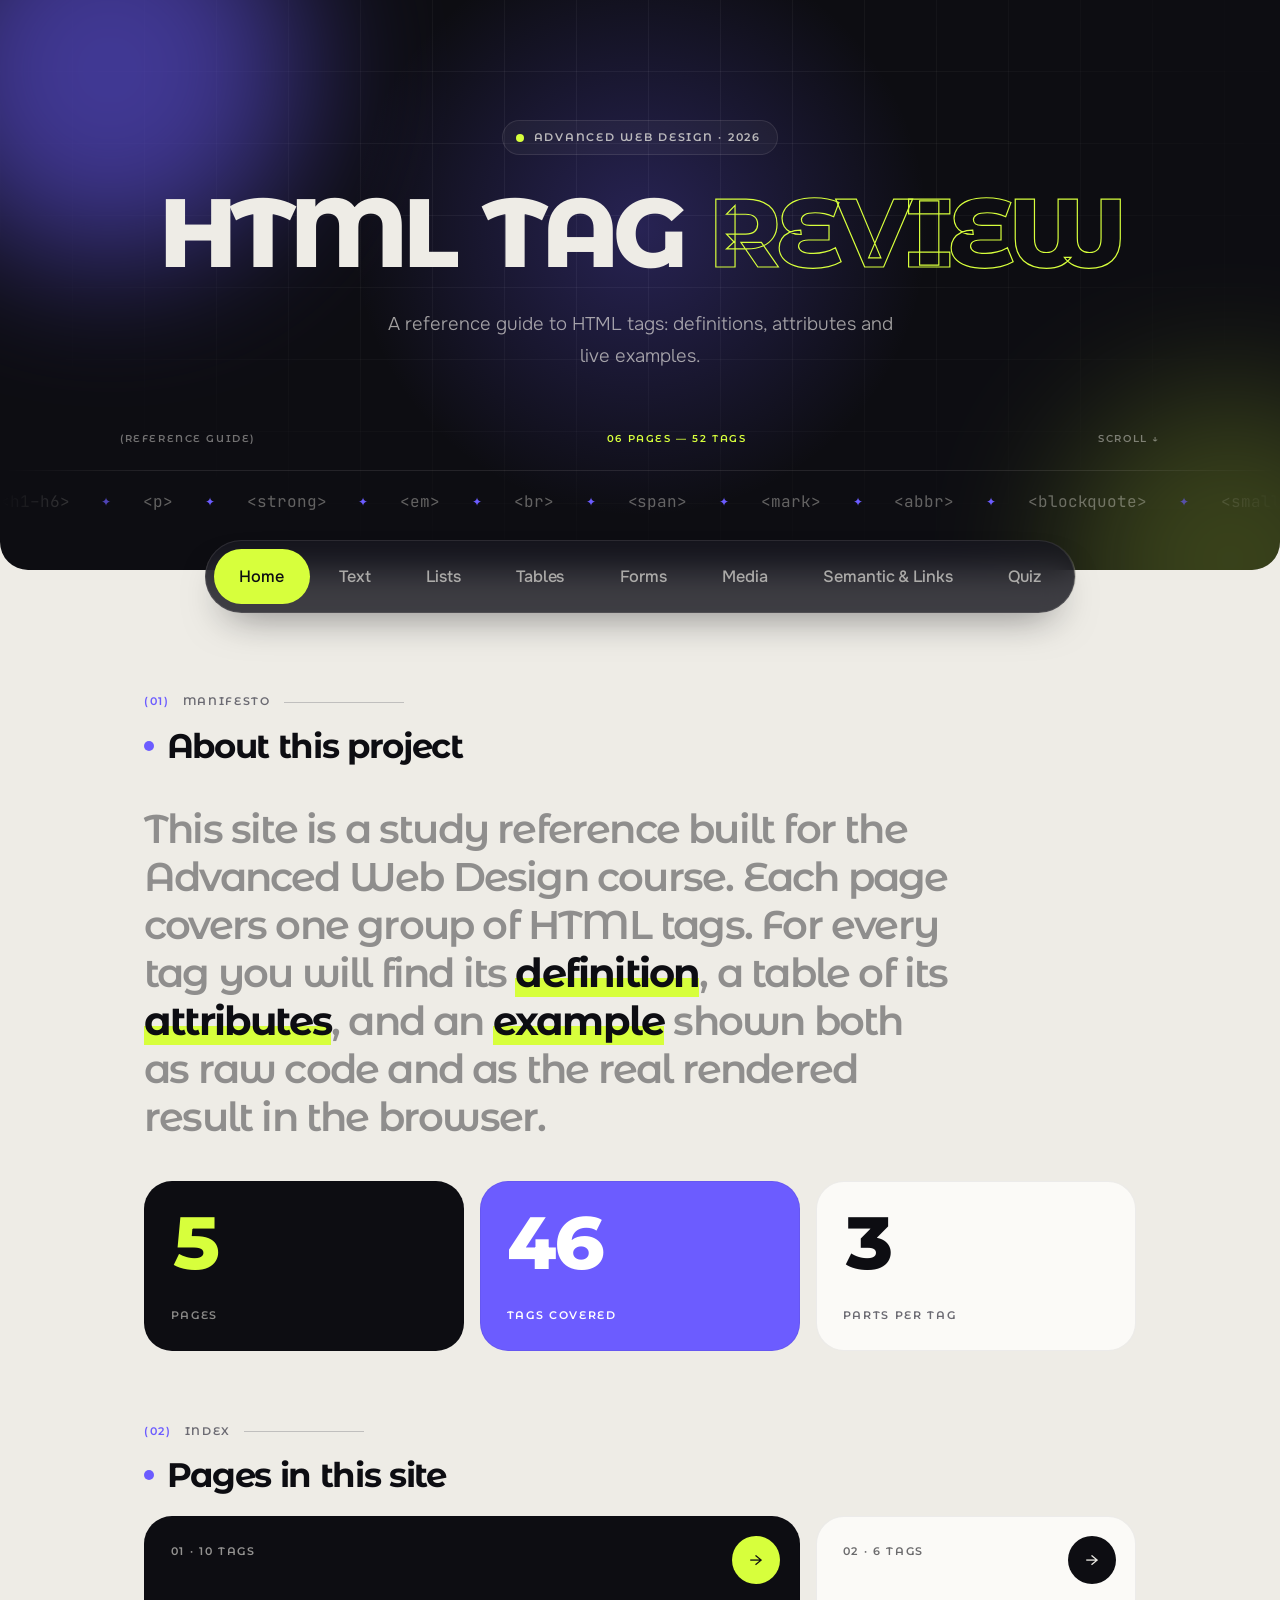
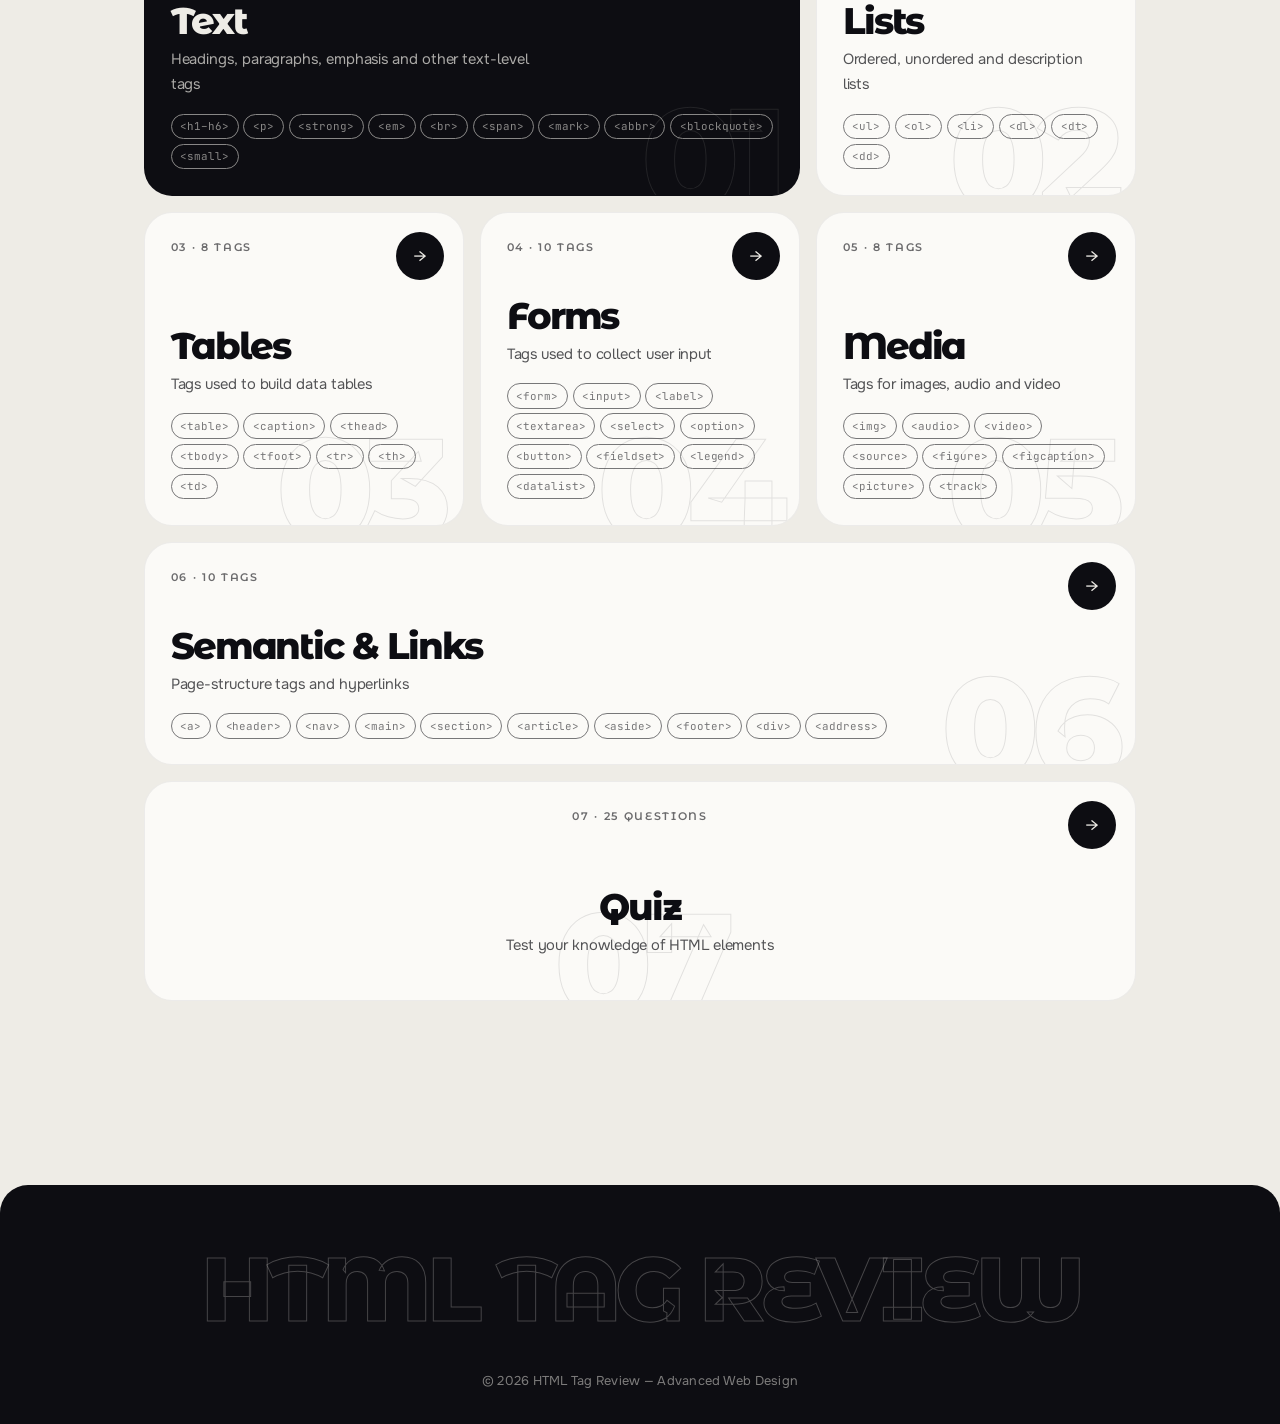
<file: index.html>
<!DOCTYPE html>
<html lang="en">
<head>
  <meta charset="UTF-8">
  <meta name="viewport" content="width=device-width, initial-scale=1.0">
  <title>HTML Tag Review | Home</title>
    <link rel="preconnect" href="https://fonts.googleapis.com">
  <link rel="preconnect" href="https://fonts.gstatic.com" crossorigin>
  <link href="https://fonts.googleapis.com/css2?family=Montserrat:wght@300;400;500;600;700;800;900&family=Onest:wght@300;400;500;600;700&family=JetBrains+Mono:wght@400;500&display=swap" rel="stylesheet">
<link rel="stylesheet" href="css/style.css">
  <script>
    (function (d) {
      d.classList.add("fx-js");
      setTimeout(function () { d.classList.add("is-ready"); }, 3000);
    })(document.documentElement);
  </script>
</head>
<body>

  <header>
    <h1>HTML Tag Review</h1>
    <p>A reference guide to HTML tags: definitions, attributes and live examples.</p>
  </header>

  <nav>
    <ul>
      <li><a href="index.html" aria-current="page">Home</a></li>
      <li><a href="text.html">Text</a></li>
      <li><a href="lists.html">Lists</a></li>
      <li><a href="tables.html">Tables</a></li>
      <li><a href="forms.html">Forms</a></li>
      <li><a href="media.html">Media</a></li>
      <li><a href="semantic.html">Semantic &amp; Links</a></li>
      <li><a href="quiz.html">Quiz</a></li>
    </ul>
  </nav>

  <main>
    <section>
      <h2>About this project</h2>
      <p>
        This site is a study reference built for the Advanced Web Design course.
        Each page covers one group of HTML tags. For every tag you will find its
        <strong>definition</strong>, a table of its <strong>attributes</strong>,
        and an <strong>example</strong> shown both as raw code and as the real
        rendered result in the browser.
      </p>
    </section>

    <section>
      <h2>Pages in this site</h2>
      <table>
        <thead>
          <tr>
            <th>Page</th>
            <th>What it covers</th>
          </tr>
        </thead>
        <tbody>
          <tr>
            <td><a href="text.html">Text</a></td>
            <td>Headings, paragraphs, emphasis and other text-level tags</td>
          </tr>
          <tr>
            <td><a href="lists.html">Lists</a></td>
            <td>Ordered, unordered and description lists</td>
          </tr>
          <tr>
            <td><a href="tables.html">Tables</a></td>
            <td>Tags used to build data tables</td>
          </tr>
          <tr>
            <td><a href="forms.html">Forms</a></td>
            <td>Tags used to collect user input</td>
          </tr>
          <tr>
            <td><a href="media.html">Media</a></td>
            <td>Tags for images, audio and video</td>
          </tr>
          <tr>
            <td><a href="semantic.html">Semantic &amp; Links</a></td>
            <td>Page-structure tags and hyperlinks</td>
          </tr>
          <tr>
            <td><a href="quiz.html">Quiz</a></td>
            <td>Test your knowledge of HTML elements</td>
          </tr>
        </tbody>
      </table>
    </section>
  </main>

  <footer>
    <p>&copy; 2026 HTML Tag Review &mdash; Advanced Web Design</p>
  </footer>


  <script>
    /* Interactive layer: intro + page fade, hero, pill nav, TOC,
       code windows, home bento, scroll reveal, magnetic buttons, back-to-top. */
    (function () {
      var doc = document.documentElement;
      var reduce = window.matchMedia("(prefers-reduced-motion: reduce)").matches;
      var finePointer = window.matchMedia("(pointer: fine)").matches;
      var header = document.querySelector("body > header");
      var nav = document.querySelector("body > nav");
      var main = document.querySelector("main");
      var footer = document.querySelector("body > footer");
      var pages = [
        { href: "text.html", tags: ["h1–h6", "p", "strong", "em", "br", "span", "mark", "abbr", "blockquote", "small"] },
        { href: "lists.html", tags: ["ul", "ol", "li", "dl", "dt", "dd"] },
        { href: "tables.html", tags: ["table", "caption", "thead", "tbody", "tfoot", "tr", "th", "td"] },
        { href: "forms.html", tags: ["form", "input", "label", "textarea", "select", "option", "button", "fieldset", "legend", "datalist"] },
        { href: "media.html", tags: ["img", "audio", "video", "source", "figure", "figcaption", "picture", "track"] },
        { href: "semantic.html", tags: ["a", "header", "nav", "main", "section", "article", "aside", "footer", "div", "address"] }
      ];

      function el(tag, cls, html) {
        var node = document.createElement(tag);
        if (cls) node.className = cls;
        if (html != null) node.innerHTML = html;
        return node;
      }

      function pad(n) {
        return (n < 10 ? "0" : "") + n;
      }

      /* ---------- hero ---------- */
      var h1 = header.querySelector("h1");
      var title = h1.textContent.trim();
      var words = title.split(/\s+/);
      h1.setAttribute("aria-label", title);
      h1.innerHTML = "";
      var charIndex = 0;
      words.forEach(function (word, w) {
        var wrap = el("span", "fx-word" + (w === words.length - 1 ? " fx-word--outline" : ""));
        wrap.setAttribute("aria-hidden", "true");
        word.split("").forEach(function (ch) {
          var c = el("span", "fx-char");
          c.textContent = ch;
          c.style.transitionDelay = (0.1 + charIndex++ * 0.04) + "s";
          wrap.appendChild(c);
        });
        h1.appendChild(wrap);
        if (w < words.length - 1) h1.appendChild(document.createTextNode(" "));
      });

      header.insertBefore(el("div", "fx-eyebrow", "Advanced Web Design &middot; 2026"), h1);
      header.insertBefore(el("span", "fx-blob fx-blob--a"), header.firstChild);
      header.insertBefore(el("span", "fx-blob fx-blob--b"), header.firstChild);

      var allTags = [];
      pages.forEach(function (p) { allTags = allTags.concat(p.tags); });
      var items = allTags.map(function (t) {
        return '<span class="fx-marquee__item">&lt;' + t + "&gt;</span>";
      }).join("");
      var marquee = el("div", "fx-marquee", '<div class="fx-marquee__track">' + items + items + "</div>");
      marquee.setAttribute("aria-hidden", "true");
      var tagTotal = allTags.length;
      header.insertBefore(el("div", "fx-meta",
        "<span>(Reference guide)</span><span>" + pad(pages.length) + " pages &mdash; " + tagTotal +
        " tags</span><span>Scroll &darr;</span>"), null);
      header.appendChild(marquee);

      header.addEventListener("pointermove", function (e) {
        var r = header.getBoundingClientRect();
        header.style.setProperty("--mx", (e.clientX - r.left) + "px");
        header.style.setProperty("--my", (e.clientY - r.top) + "px");
      });

      /* ---------- pill navigation ---------- */
      var navList = nav.querySelector("ul");
      var navLinks = Array.prototype.slice.call(navList.querySelectorAll("a"));
      var current = nav.querySelector("a[aria-current='page']") || navLinks[0];
      var pill = el("span", "fx-pill");
      navList.insertBefore(pill, navList.firstChild);
      nav.classList.add("fx-nav-js");

      function movePill(link, instant) {
        var li = link.parentNode;
        if (instant) pill.style.transition = "none";
        pill.style.width = li.offsetWidth + "px";
        pill.style.transform = "translateX(" + li.offsetLeft + "px)";
        navLinks.forEach(function (a) { a.classList.toggle("is-on", a === link); });
        if (instant) { pill.offsetWidth; pill.style.transition = ""; }
      }

      movePill(current, true);
      if (current.parentNode.offsetLeft > navList.clientWidth / 2) {
        navList.scrollLeft = current.parentNode.offsetLeft - 20;
      }
      navLinks.forEach(function (a) {
        a.addEventListener("pointerenter", function () { movePill(a); });
        a.addEventListener("focus", function () { movePill(a); });
      });
      navList.addEventListener("pointerleave", function () { movePill(current); });
      window.addEventListener("resize", function () { movePill(current, true); });
      if (document.fonts) document.fonts.ready.then(function () { movePill(current, true); });

      /* ---------- page intro + simple fade between pages ---------- */
      requestAnimationFrame(function () { doc.classList.add("is-ready"); });

      document.addEventListener("click", function (e) {
        var a = e.target.closest("a[href$='.html']");
        if (!a || reduce || e.defaultPrevented || e.metaKey || e.ctrlKey || e.shiftKey || a.target) return;
        e.preventDefault();
        doc.classList.add("is-leaving");
        setTimeout(function () { window.location.href = a.href; }, 250);
      });

      window.addEventListener("pageshow", function (e) {
        if (e.persisted) doc.classList.remove("is-leaving");
      });

      /* ---------- tag pages: TOC + numbered sections ---------- */
      var sections = Array.prototype.slice.call(main.querySelectorAll(":scope > section"));
      var tagHeads = main.querySelectorAll(":scope > section > h3:first-child");
      var tocLinks = [];
      if (tagHeads.length) {
        var toc = el("ul", "fx-toc");
        toc.setAttribute("aria-label", "Tags on this page");
        tagHeads.forEach(function (h3, i) {
          var id = "tag-" + h3.textContent.replace(/[^a-z0-9]+/gi, "-").replace(/^-|-$/g, "").toLowerCase();
          h3.id = id;
          var li = el("li");
          li.style.transitionDelay = (0.75 + i * 0.04) + "s";
          var link = el("a");
          link.href = "#" + id;
          link.textContent = h3.textContent;
          li.appendChild(link);
          toc.appendChild(li);
          tocLinks.push(link);
          h3.insertBefore(el("span", "fx-num", pad(i + 1) + " / " + pad(tagHeads.length)), h3.firstChild);
        });
        var pageTitle = main.querySelector(":scope > h2");
        pageTitle.insertAdjacentElement("afterend", toc);
        var here = location.pathname.split("/").pop();
        var chapter = pages.map(function (p) { return p.href; }).indexOf(here);
        var label = el("div", "fx-label",
          (chapter > -1 ? "<b>(" + pad(chapter + 1) + ")</b> Chapter &mdash; " : "") + tagHeads.length + " tags");
        pageTitle.parentNode.insertBefore(label, pageTitle);

        toc.addEventListener("click", function (e) {
          var link = e.target.closest("a");
          if (!link) return;
          e.preventDefault();
          document.querySelector(link.hash).scrollIntoView({ behavior: reduce ? "auto" : "smooth" });
          history.replaceState(null, "", link.hash);
        });
      }

      /* ---------- code window + side-by-side result ---------- */
      main.querySelectorAll("pre").forEach(function (pre) {
        var win = el("div", "fx-code");
        var bar = el("div", "fx-code__bar", '<i></i><i></i><i></i><span class="fx-code__lang">index.html</span>');
        var btn = el("button", "fx-copy", "Copy");
        btn.type = "button";
        bar.appendChild(btn);
        pre.parentNode.insertBefore(win, pre);
        win.appendChild(bar);
        win.appendChild(pre);

        var result = win.nextElementSibling;
        if (result && result.classList.contains("example-result")) {
          var pair = el("div", "fx-example");
          win.parentNode.insertBefore(pair, win);
          pair.appendChild(win);
          pair.appendChild(result);
        }

        btn.addEventListener("click", function () {
          var done = function () {
            btn.textContent = "Copied";
            btn.classList.add("is-copied");
            setTimeout(function () { btn.textContent = "Copy"; btn.classList.remove("is-copied"); }, 1400);
          };
          if (navigator.clipboard) navigator.clipboard.writeText(pre.innerText).then(done, done);
          else done();
        });
      });

      /* ---------- home: stats + bento built from the pages table ---------- */
      var homeTable = main.querySelector("section table");
      if (!tagHeads.length && homeTable) {
        document.body.classList.add("fx-home");
        main.querySelectorAll(":scope > section > h2").forEach(function (h2, i) {
          h2.parentNode.insertBefore(el("div", "fx-label", "<b>(" + pad(i + 1) + ")</b> " +
            (i ? "Index" : "Manifesto")), h2);
        });
        var total = pages.reduce(function (s, p) { return s + p.tags.length; }, 0);
        var stats = el("div", "fx-stats");
        [[pages.length, "pages"], [total, "tags covered"], [3, "parts per tag"]].forEach(function (s) {
          stats.appendChild(el("div", "fx-stat", '<b data-count="' + s[0] + '">0</b><span>' + s[1] + "</span>"));
        });
        main.querySelector("section").appendChild(stats);

        var cards = el("div", "fx-cards");
        homeTable.querySelectorAll("tbody tr").forEach(function (row, i) {
          var link = row.querySelector("a");
          var info = pages.filter(function (p) { return p.href === link.getAttribute("href"); })[0];
          var tagList = info ? info.tags : [];
          var card = el("a", "fx-card");
          card.href = link.getAttribute("href");
          card.innerHTML =
            '<span class="fx-card__top">' + pad(i + 1) + " &middot; " + (tagList.length ? tagList.length + " tags" : "25 questions") + "</span>" +
            '<span class="fx-card__arrow">&rarr;</span>' +
            '<span class="fx-card__num" aria-hidden="true">' + pad(i + 1) + "</span>" +
            '<span class="fx-card__title">' + link.innerHTML + "</span>" +
            '<span class="fx-card__desc">' + row.cells[1].innerHTML + "</span>" +
            '<span class="fx-card__tags" aria-hidden="true">' +
            tagList.map(function (t) { return "<span>&lt;" + t + "&gt;</span>"; }).join("") + "</span>";
          cards.appendChild(card);
        });
        homeTable.classList.add("fx-sr");
        homeTable.insertAdjacentElement("afterend", cards);
      }

      /* ---------- footer title ---------- */
      var big = el("span", "fx-footer-title", title);
      big.setAttribute("aria-hidden", "true");
      footer.insertBefore(big, footer.firstChild);

      /* ---------- pointer-follow fill on cards ---------- */
      main.addEventListener("pointermove", function (e) {
        var card = e.target.closest(".fx-card");
        if (!card) return;
        var r = card.getBoundingClientRect();
        card.style.setProperty("--mx", (e.clientX - r.left) + "px");
        card.style.setProperty("--my", (e.clientY - r.top) + "px");
      });

      /* ---------- scroll reveal + count-up + active TOC ---------- */
      var revealTargets = main.querySelectorAll(":scope > section, .fx-card, .fx-stat");
      if (!reduce && "IntersectionObserver" in window) {
        revealTargets.forEach(function (node) {
          node.classList.add("fx-reveal");
          if (node.classList.contains("fx-card") || node.classList.contains("fx-stat")) {
            var idx = Array.prototype.indexOf.call(node.parentNode.children, node);
            node.style.transitionDelay = (idx % 3) * 0.1 + "s";
          }
        });
        var io = new IntersectionObserver(function (entries) {
          entries.forEach(function (entry) {
            if (!entry.isIntersecting) return;
            entry.target.classList.add("is-visible");
            entry.target.querySelectorAll("[data-count]").forEach(countUp);
            io.unobserve(entry.target);
          });
        }, { threshold: 0.1, rootMargin: "0px 0px -40px 0px" });
        /* wait for the intro so the first blocks animate in view */
        var observe = function () { revealTargets.forEach(function (node) { io.observe(node); }); };
        if (doc.classList.contains("is-ready")) observe();
        else new MutationObserver(function (m, obs) {
          if (doc.classList.contains("is-ready")) { obs.disconnect(); setTimeout(observe, 300); }
        }).observe(doc, { attributes: true, attributeFilter: ["class"] });
      } else {
        main.querySelectorAll("[data-count]").forEach(function (b) { b.textContent = b.dataset.count; });
      }

      function countUp(b) {
        var end = +b.dataset.count;
        var t0 = performance.now();
        (function tick(now) {
          var p = Math.min(1, (now - t0) / 1400);
          b.textContent = Math.round((1 - Math.pow(1 - p, 3)) * end);
          if (p < 1) requestAnimationFrame(tick);
        })(t0);
      }

      if (tocLinks.length && "IntersectionObserver" in window) {
        var spy = new IntersectionObserver(function (entries) {
          entries.forEach(function (entry) {
            if (!entry.isIntersecting) return;
            var idx = sections.indexOf(entry.target);
            tocLinks.forEach(function (l, i) { l.classList.toggle("is-active", i === idx); });
          });
        }, { rootMargin: "-45% 0px -50% 0px" });
        sections.forEach(function (s) { spy.observe(s); });
      }

      /* ---------- progress bar + back to top ---------- */
      var bar = el("div", "fx-progress");
      document.body.appendChild(bar);
      var top = el("button", "fx-top",
        '<svg viewBox="0 0 54 54" aria-hidden="true"><circle cx="27" cy="27" r="25"/></svg>');
      top.type = "button";
      top.setAttribute("aria-label", "Back to top");
      document.body.appendChild(top);
      var ring = top.querySelector("circle");
      var len = 2 * Math.PI * 25;
      ring.style.strokeDasharray = len;
      top.addEventListener("click", function () {
        window.scrollTo({ top: 0, behavior: reduce ? "auto" : "smooth" });
      });

      var ticking = false;
      function onScroll() {
        var max = doc.scrollHeight - window.innerHeight;
        var p = max > 0 ? window.scrollY / max : 0;
        bar.style.transform = "scaleX(" + p + ")";
        ring.style.strokeDashoffset = len * (1 - p);
        top.classList.toggle("is-shown", window.scrollY > 500);
        ticking = false;
      }
      window.addEventListener("scroll", function () {
        if (!ticking) { ticking = true; requestAnimationFrame(onScroll); }
      }, { passive: true });
      onScroll();

      /* ---------- magnetic buttons ---------- */
      if (finePointer && !reduce) {
        document.querySelectorAll("main button, .fx-top, .fx-card__arrow").forEach(function (m) {
          var host = m.closest(".fx-card") || m;
          host.addEventListener("pointermove", function (e) {
            var r = m.getBoundingClientRect();
            var x = (e.clientX - r.left - r.width / 2) * 0.25;
            var y = (e.clientY - r.top - r.height / 2) * 0.3;
            if (host !== m) { x = Math.max(-14, Math.min(14, x)); y = Math.max(-14, Math.min(14, y)); }
            m.style.translate = x + "px " + y + "px";
          });
          host.addEventListener("pointerleave", function () { m.style.translate = ""; });
        });
      }
    })();
  </script>

</body>
</html>
</file>
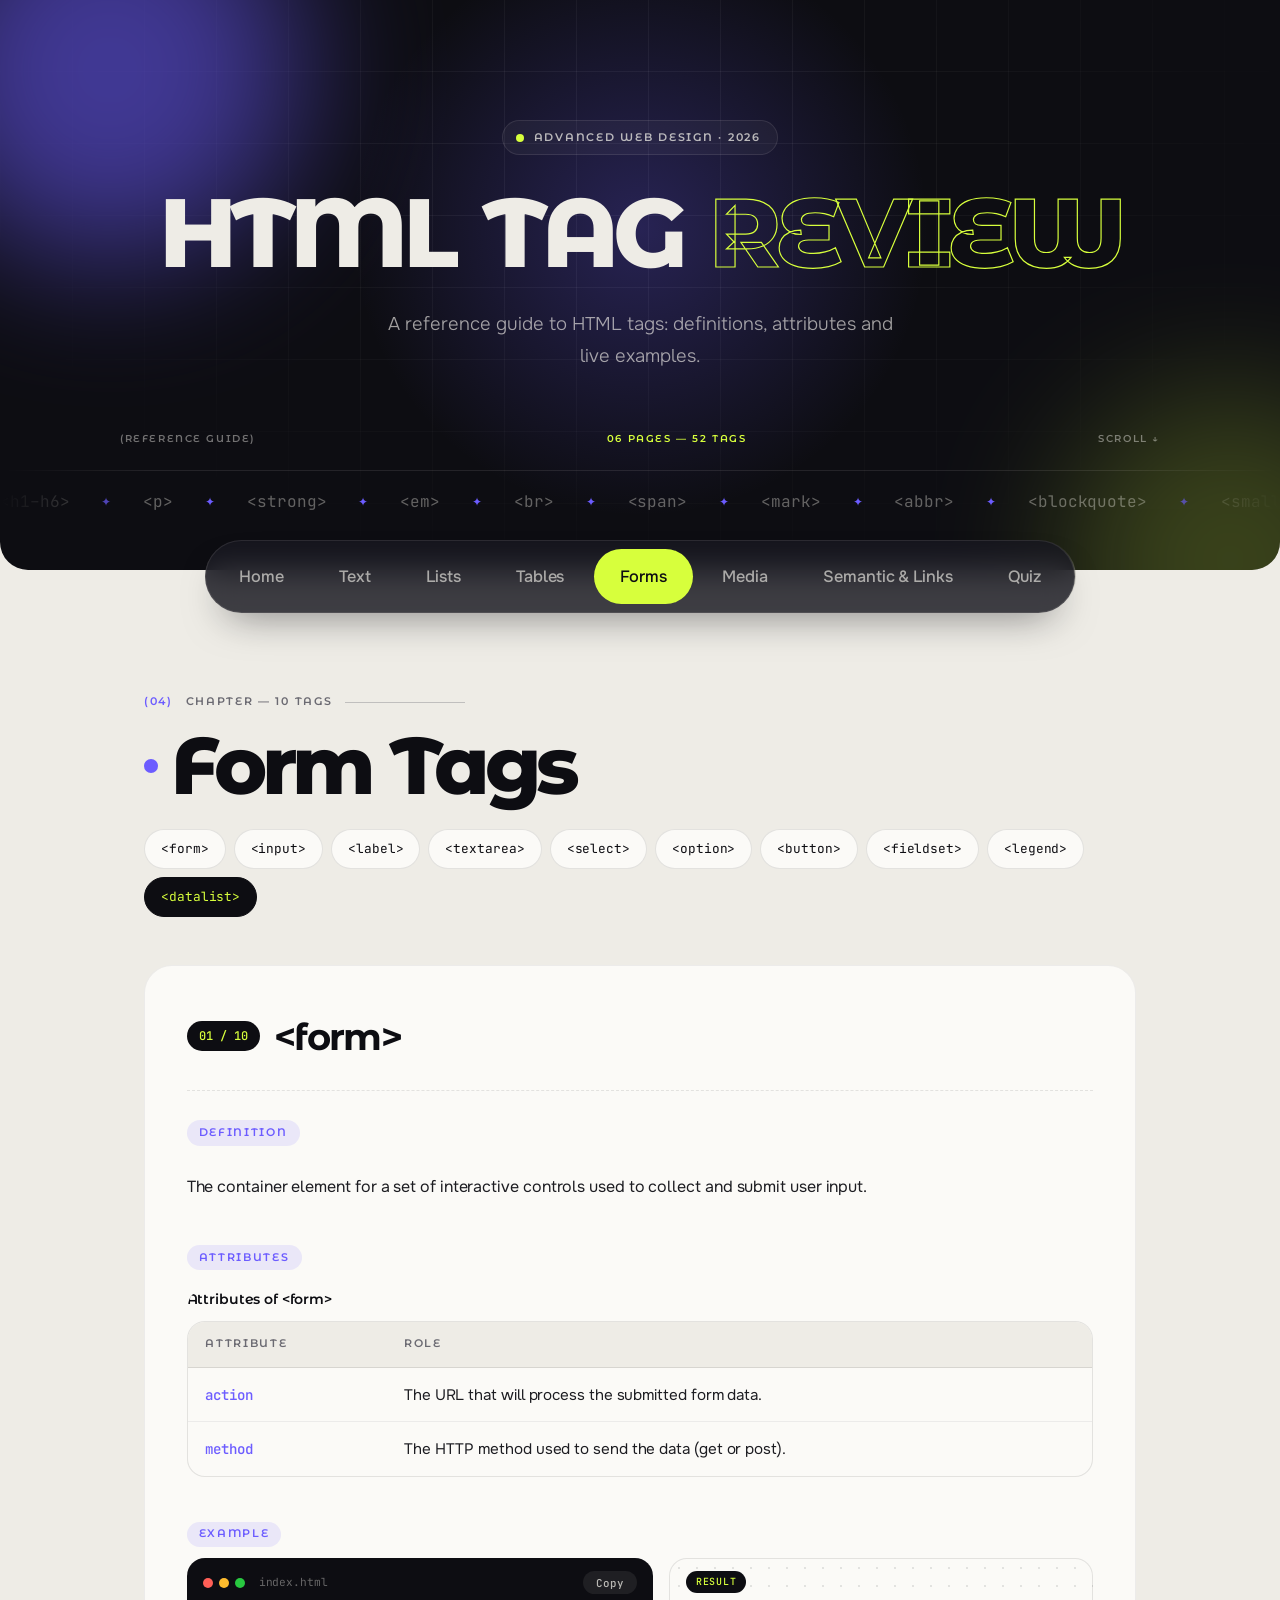
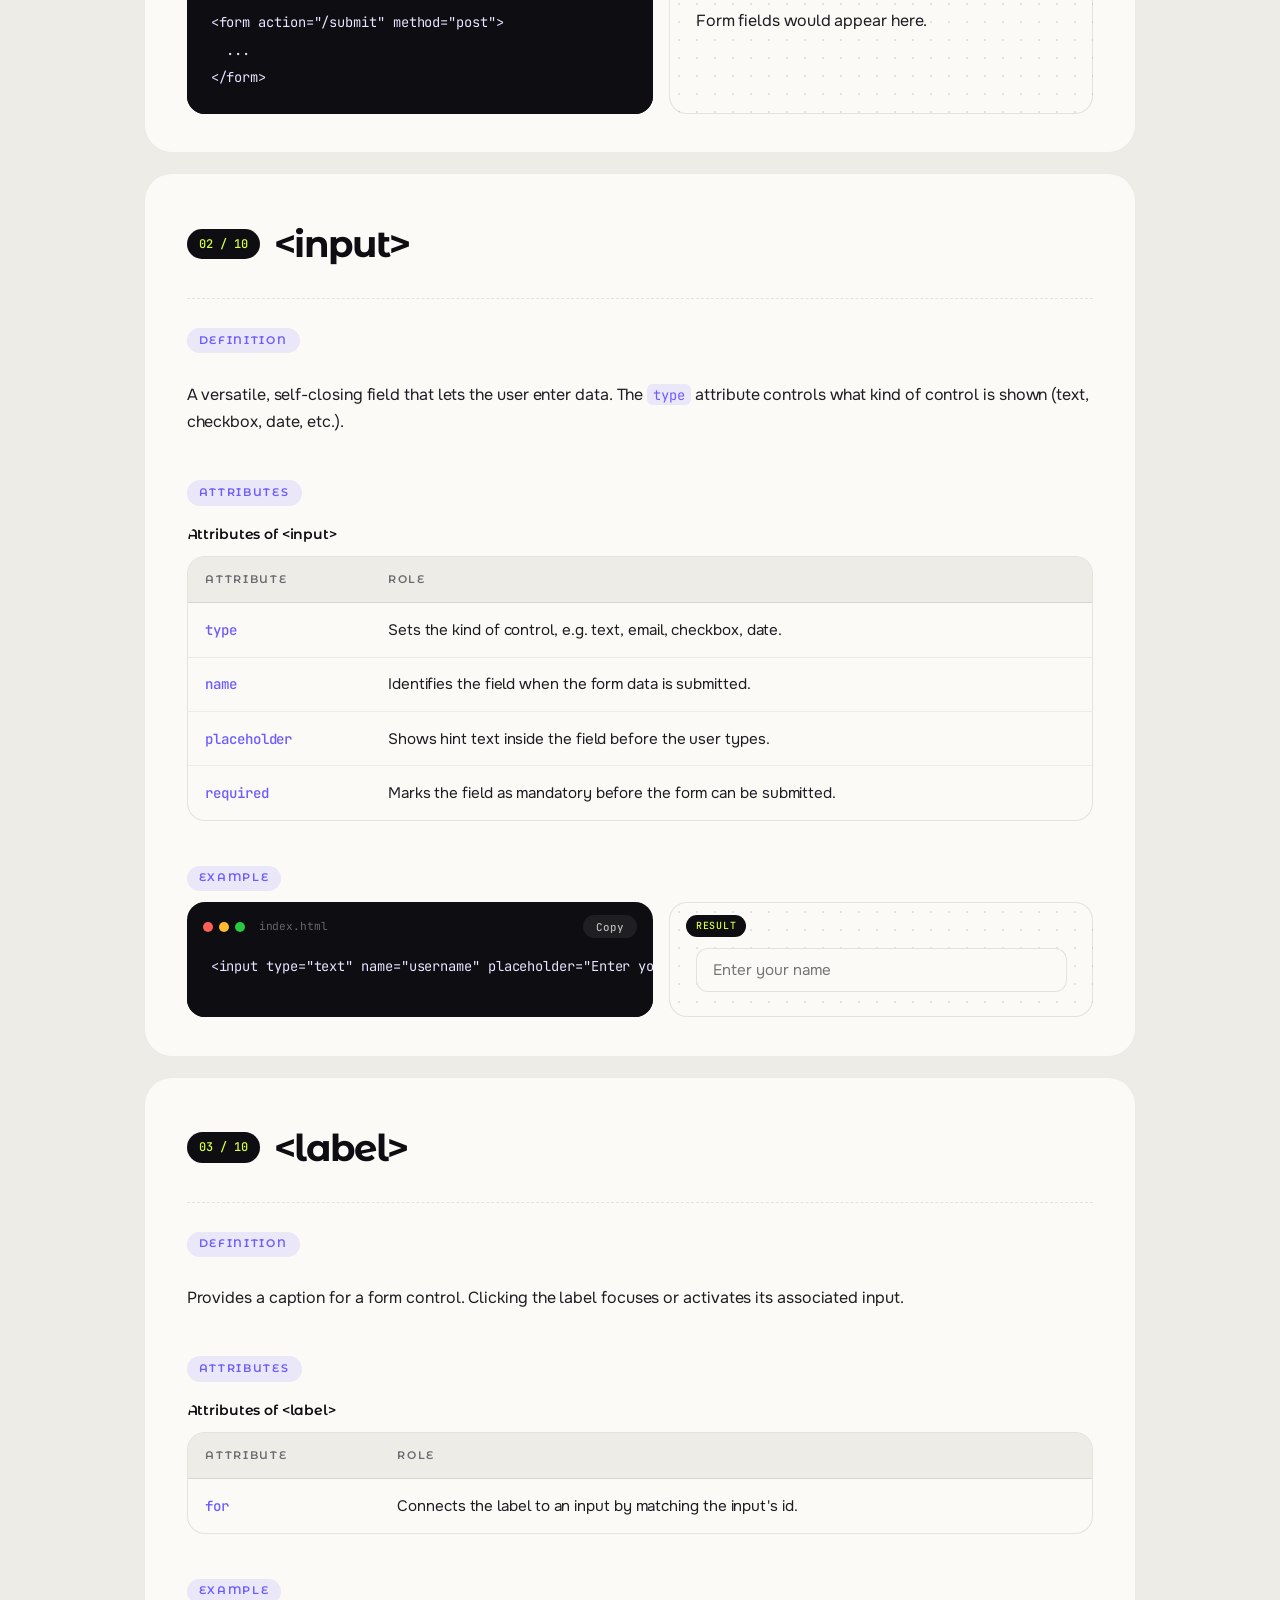
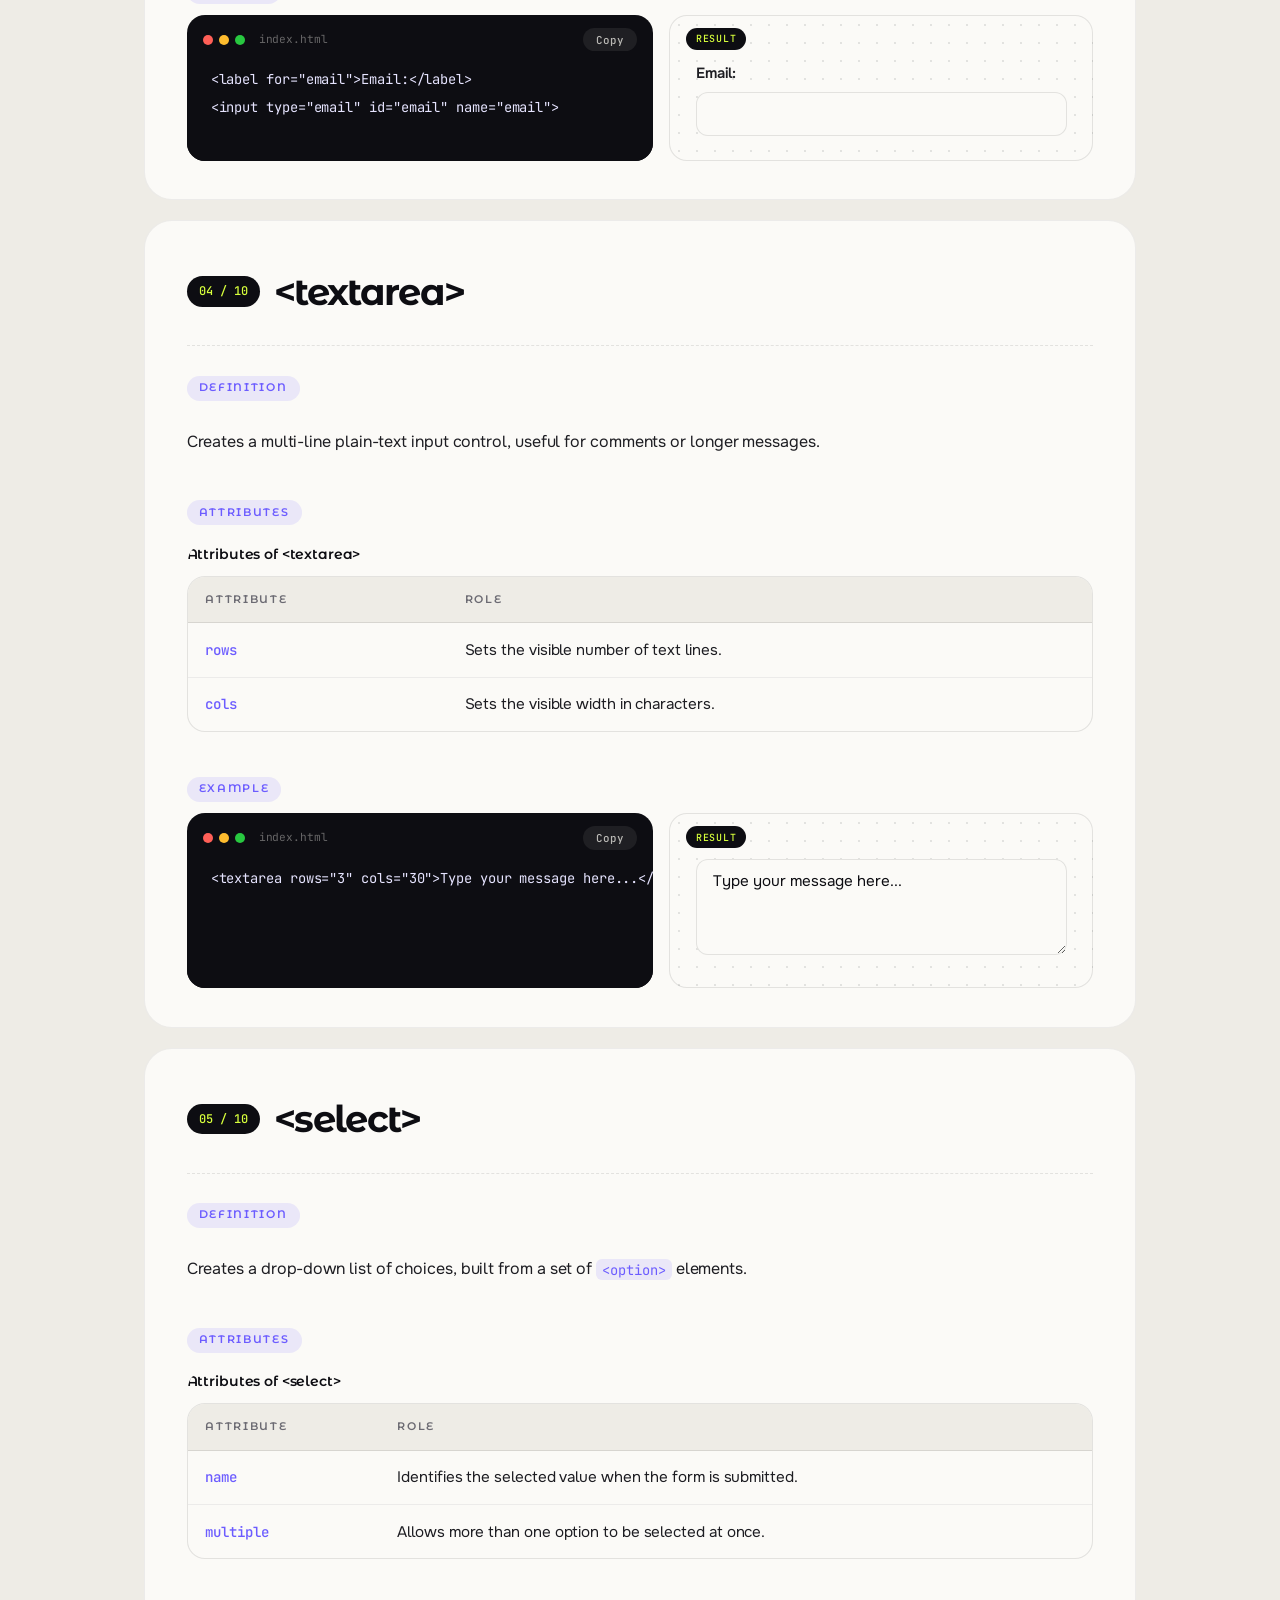
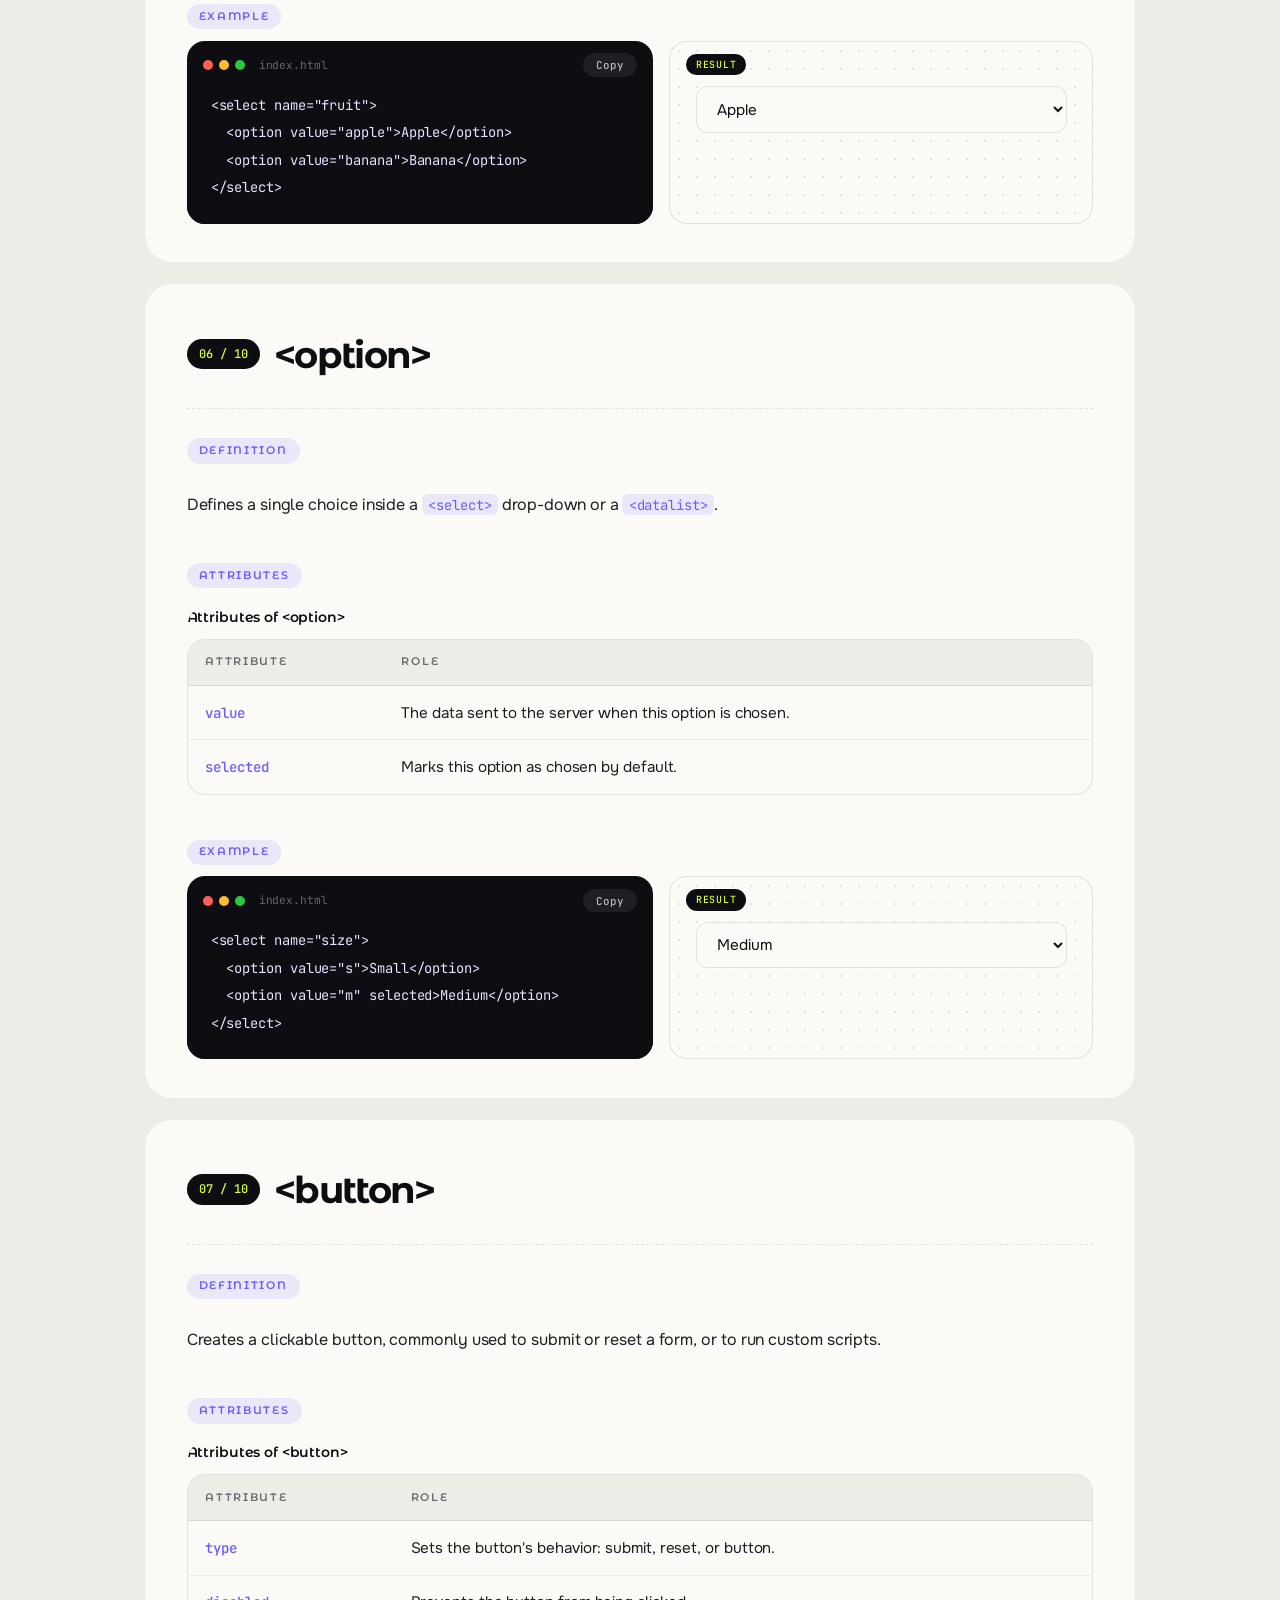
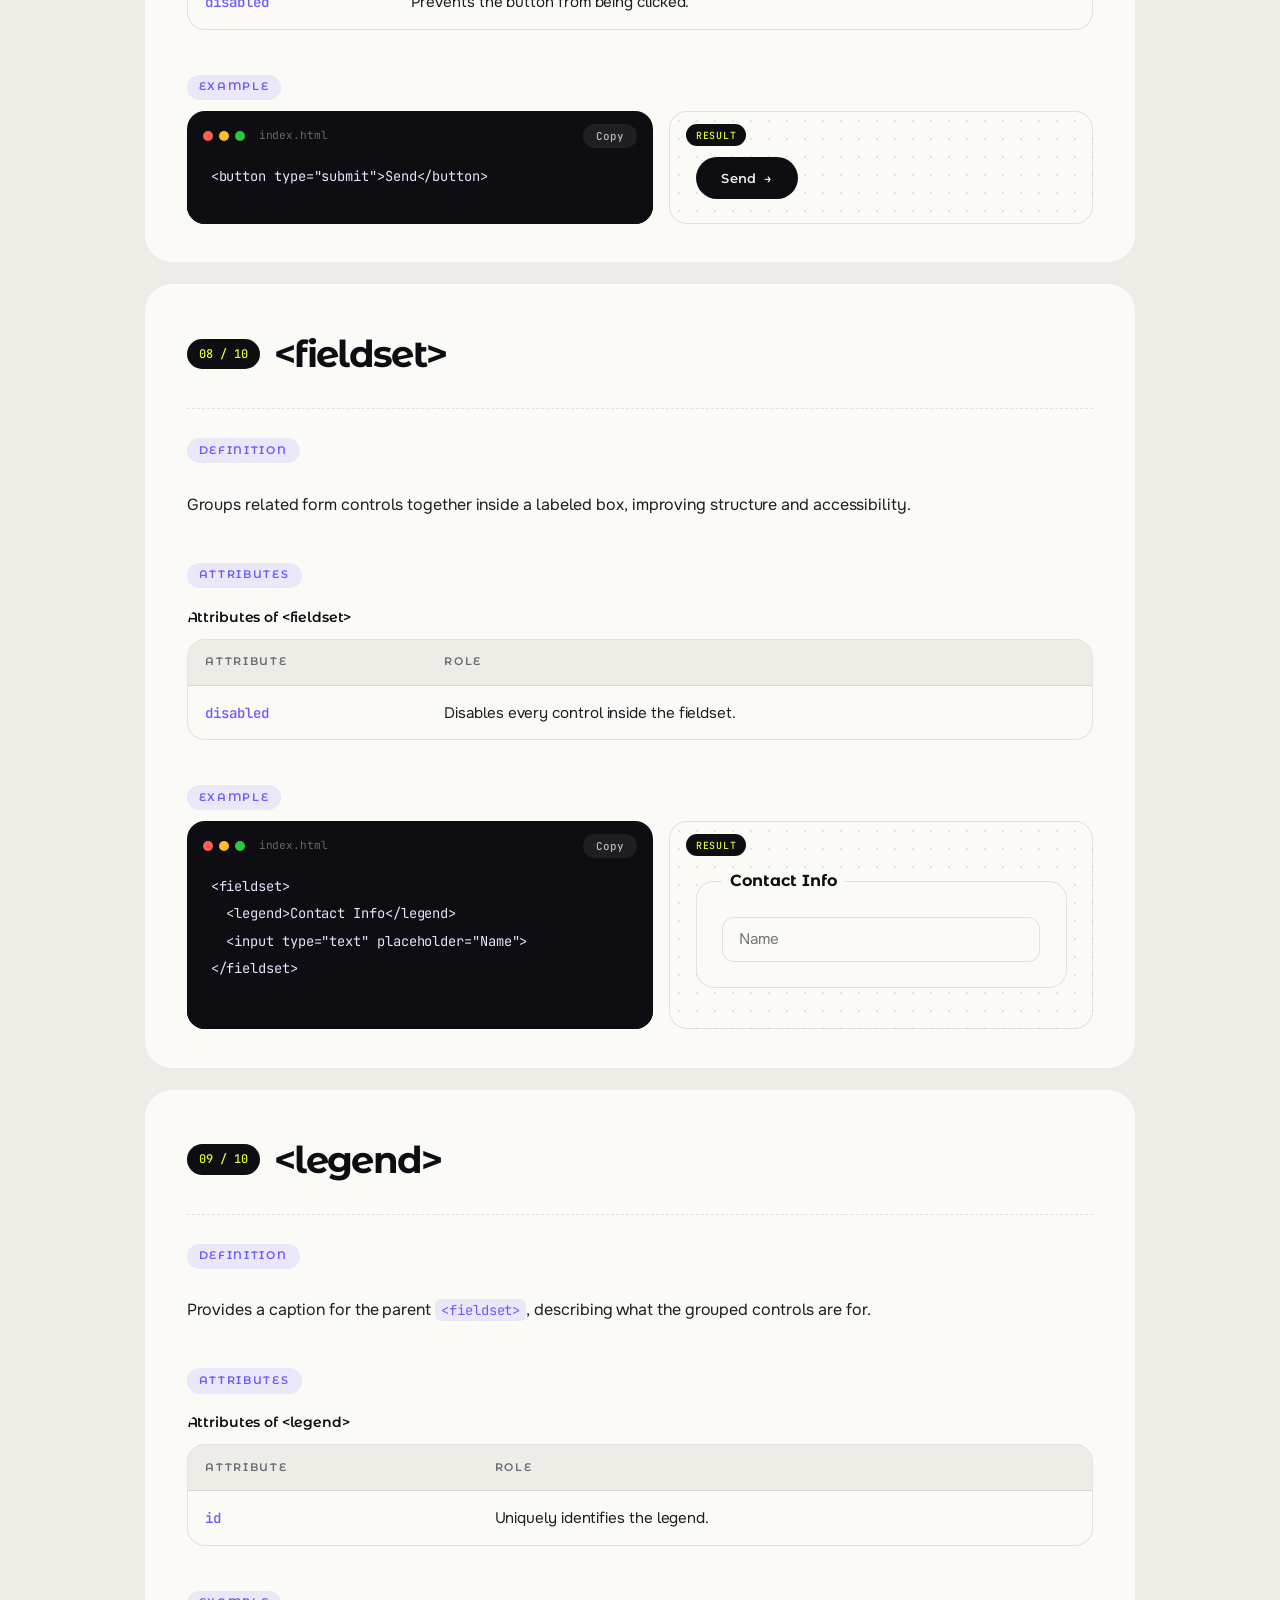
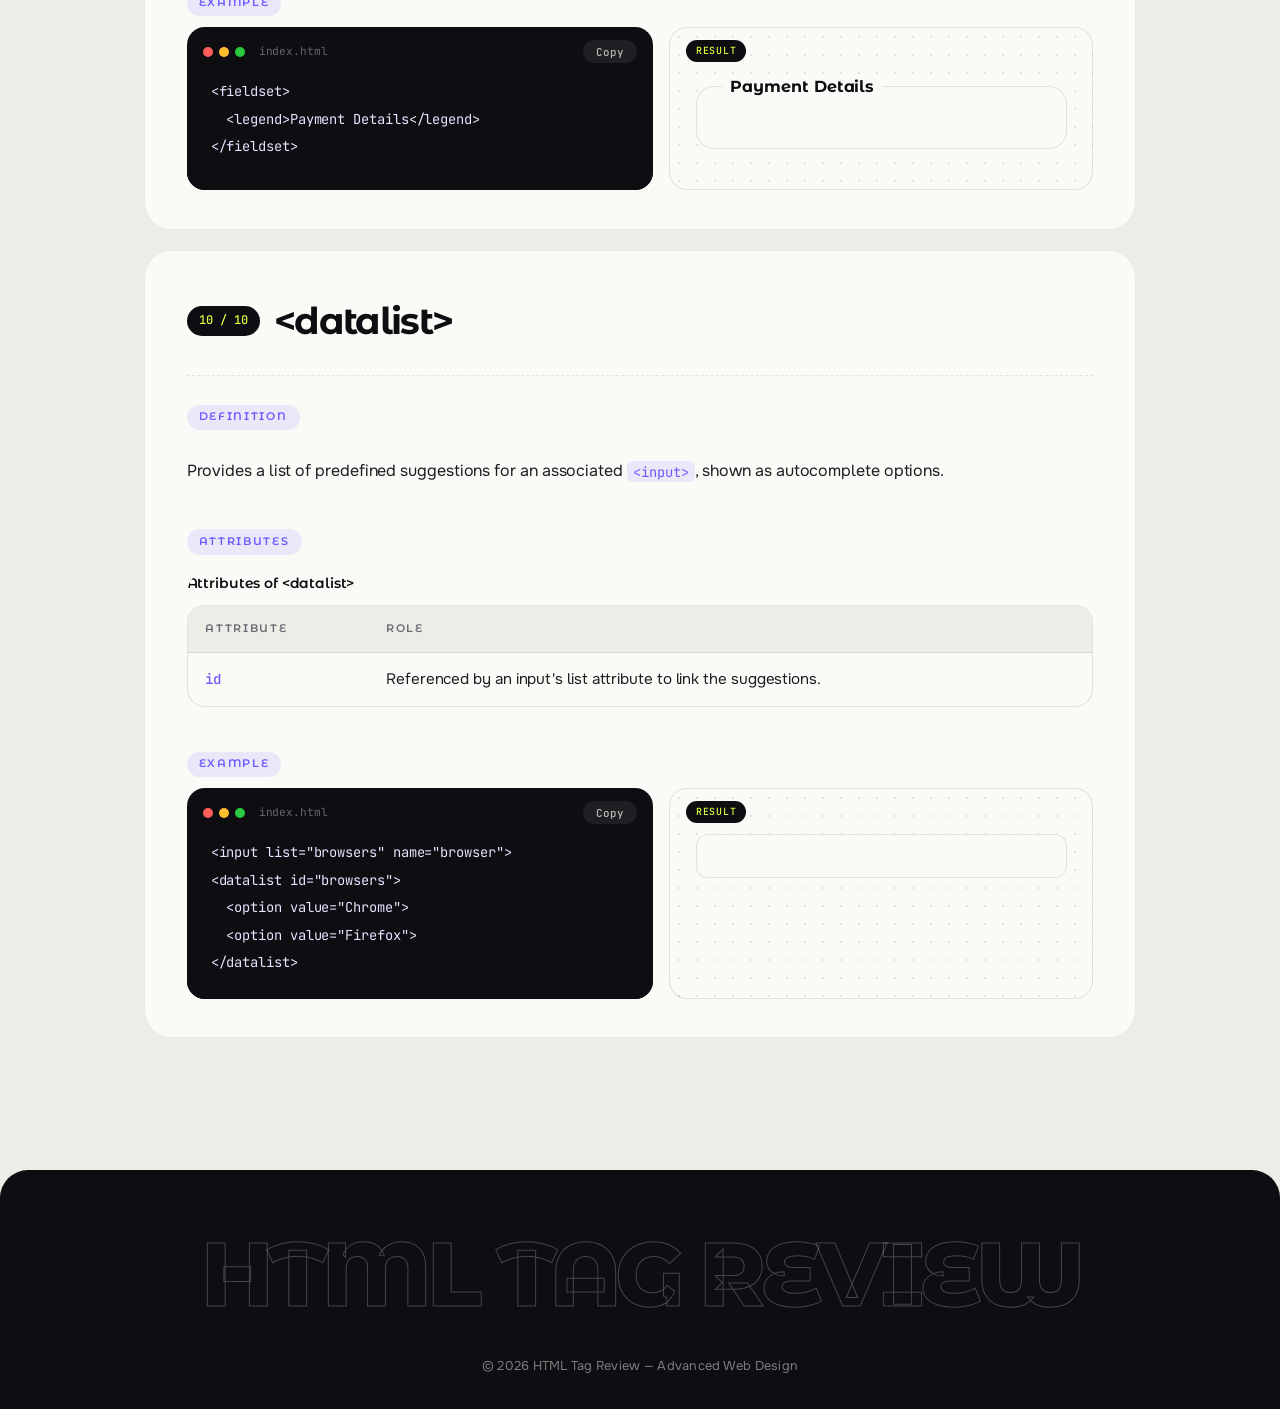
<file: forms.html>
<!DOCTYPE html>
<html lang="en">
<head>
  <meta charset="UTF-8">
  <meta name="viewport" content="width=device-width, initial-scale=1.0">
  <title>Form Tags | HTML Tag Review</title>
    <link rel="preconnect" href="https://fonts.googleapis.com">
  <link rel="preconnect" href="https://fonts.gstatic.com" crossorigin>
  <link href="https://fonts.googleapis.com/css2?family=Montserrat:wght@300;400;500;600;700;800;900&family=Onest:wght@300;400;500;600;700&family=JetBrains+Mono:wght@400;500&display=swap" rel="stylesheet">
<link rel="stylesheet" href="css/style.css">
  <script>
    (function (d) {
      d.classList.add("fx-js");
      setTimeout(function () { d.classList.add("is-ready"); }, 3000);
    })(document.documentElement);
  </script>
</head>
<body>

  <header>
    <h1>HTML Tag Review</h1>
    <p>A reference guide to HTML tags: definitions, attributes and live examples.</p>
  </header>

  <nav>
    <ul>
      <li><a href="index.html">Home</a></li>
      <li><a href="text.html">Text</a></li>
      <li><a href="lists.html">Lists</a></li>
      <li><a href="tables.html">Tables</a></li>
      <li><a href="forms.html" aria-current="page">Forms</a></li>
      <li><a href="media.html">Media</a></li>
      <li><a href="semantic.html">Semantic &amp; Links</a></li>
      <li><a href="quiz.html">Quiz</a></li>
    </ul>
  </nav>

  <main>
    <h2>Form Tags</h2>

    <section>
      <h3>&lt;form&gt;</h3>

      <h4>Definition</h4>
      <p>The container element for a set of interactive controls used to collect and submit user input.</p>

      <h4>Attributes</h4>
      <table>
        <caption>Attributes of &lt;form&gt;</caption>
        <thead>
          <tr><th>Attribute</th><th>Role</th></tr>
        </thead>
        <tbody>
          <tr><td>action</td><td>The URL that will process the submitted form data.</td></tr>
          <tr><td>method</td><td>The HTTP method used to send the data (get or post).</td></tr>
        </tbody>
      </table>

      <h4>Example</h4>
      <pre><code>&lt;form action="/submit" method="post"&gt;
  ...
&lt;/form&gt;</code></pre>

      <div class="example-result">
        <form action="#" method="post">
          <p>Form fields would appear here.</p>
        </form>
      </div>
    </section>

    <section>
      <h3>&lt;input&gt;</h3>

      <h4>Definition</h4>
      <p>A versatile, self-closing field that lets the user enter data. The <code>type</code> attribute controls what kind of control is shown (text, checkbox, date, etc.).</p>

      <h4>Attributes</h4>
      <table>
        <caption>Attributes of &lt;input&gt;</caption>
        <thead>
          <tr><th>Attribute</th><th>Role</th></tr>
        </thead>
        <tbody>
          <tr><td>type</td><td>Sets the kind of control, e.g. text, email, checkbox, date.</td></tr>
          <tr><td>name</td><td>Identifies the field when the form data is submitted.</td></tr>
          <tr><td>placeholder</td><td>Shows hint text inside the field before the user types.</td></tr>
          <tr><td>required</td><td>Marks the field as mandatory before the form can be submitted.</td></tr>
        </tbody>
      </table>

      <h4>Example</h4>
      <pre><code>&lt;input type="text" name="username" placeholder="Enter your name" required&gt;</code></pre>

      <div class="example-result">
        <input type="text" name="username" placeholder="Enter your name" required>
      </div>
    </section>

    <section>
      <h3>&lt;label&gt;</h3>

      <h4>Definition</h4>
      <p>Provides a caption for a form control. Clicking the label focuses or activates its associated input.</p>

      <h4>Attributes</h4>
      <table>
        <caption>Attributes of &lt;label&gt;</caption>
        <thead>
          <tr><th>Attribute</th><th>Role</th></tr>
        </thead>
        <tbody>
          <tr><td>for</td><td>Connects the label to an input by matching the input's id.</td></tr>
        </tbody>
      </table>

      <h4>Example</h4>
      <pre><code>&lt;label for="email"&gt;Email:&lt;/label&gt;
&lt;input type="email" id="email" name="email"&gt;</code></pre>

      <div class="example-result">
        <label for="email-demo">Email:</label>
        <input type="email" id="email-demo" name="email">
      </div>
    </section>

    <section>
      <h3>&lt;textarea&gt;</h3>

      <h4>Definition</h4>
      <p>Creates a multi-line plain-text input control, useful for comments or longer messages.</p>

      <h4>Attributes</h4>
      <table>
        <caption>Attributes of &lt;textarea&gt;</caption>
        <thead>
          <tr><th>Attribute</th><th>Role</th></tr>
        </thead>
        <tbody>
          <tr><td>rows</td><td>Sets the visible number of text lines.</td></tr>
          <tr><td>cols</td><td>Sets the visible width in characters.</td></tr>
        </tbody>
      </table>

      <h4>Example</h4>
      <pre><code>&lt;textarea rows="3" cols="30"&gt;Type your message here...&lt;/textarea&gt;</code></pre>

      <div class="example-result">
        <textarea rows="3" cols="30">Type your message here...</textarea>
      </div>
    </section>

    <section>
      <h3>&lt;select&gt;</h3>

      <h4>Definition</h4>
      <p>Creates a drop-down list of choices, built from a set of <code>&lt;option&gt;</code> elements.</p>

      <h4>Attributes</h4>
      <table>
        <caption>Attributes of &lt;select&gt;</caption>
        <thead>
          <tr><th>Attribute</th><th>Role</th></tr>
        </thead>
        <tbody>
          <tr><td>name</td><td>Identifies the selected value when the form is submitted.</td></tr>
          <tr><td>multiple</td><td>Allows more than one option to be selected at once.</td></tr>
        </tbody>
      </table>

      <h4>Example</h4>
      <pre><code>&lt;select name="fruit"&gt;
  &lt;option value="apple"&gt;Apple&lt;/option&gt;
  &lt;option value="banana"&gt;Banana&lt;/option&gt;
&lt;/select&gt;</code></pre>

      <div class="example-result">
        <select name="fruit">
          <option value="apple">Apple</option>
          <option value="banana">Banana</option>
        </select>
      </div>
    </section>

    <section>
      <h3>&lt;option&gt;</h3>

      <h4>Definition</h4>
      <p>Defines a single choice inside a <code>&lt;select&gt;</code> drop-down or a <code>&lt;datalist&gt;</code>.</p>

      <h4>Attributes</h4>
      <table>
        <caption>Attributes of &lt;option&gt;</caption>
        <thead>
          <tr><th>Attribute</th><th>Role</th></tr>
        </thead>
        <tbody>
          <tr><td>value</td><td>The data sent to the server when this option is chosen.</td></tr>
          <tr><td>selected</td><td>Marks this option as chosen by default.</td></tr>
        </tbody>
      </table>

      <h4>Example</h4>
      <pre><code>&lt;select name="size"&gt;
  &lt;option value="s"&gt;Small&lt;/option&gt;
  &lt;option value="m" selected&gt;Medium&lt;/option&gt;
&lt;/select&gt;</code></pre>

      <div class="example-result">
        <select name="size">
          <option value="s">Small</option>
          <option value="m" selected>Medium</option>
        </select>
      </div>
    </section>

    <section>
      <h3>&lt;button&gt;</h3>

      <h4>Definition</h4>
      <p>Creates a clickable button, commonly used to submit or reset a form, or to run custom scripts.</p>

      <h4>Attributes</h4>
      <table>
        <caption>Attributes of &lt;button&gt;</caption>
        <thead>
          <tr><th>Attribute</th><th>Role</th></tr>
        </thead>
        <tbody>
          <tr><td>type</td><td>Sets the button's behavior: submit, reset, or button.</td></tr>
          <tr><td>disabled</td><td>Prevents the button from being clicked.</td></tr>
        </tbody>
      </table>

      <h4>Example</h4>
      <pre><code>&lt;button type="submit"&gt;Send&lt;/button&gt;</code></pre>

      <div class="example-result">
        <button type="button">Send</button>
      </div>
    </section>

    <section>
      <h3>&lt;fieldset&gt;</h3>

      <h4>Definition</h4>
      <p>Groups related form controls together inside a labeled box, improving structure and accessibility.</p>

      <h4>Attributes</h4>
      <table>
        <caption>Attributes of &lt;fieldset&gt;</caption>
        <thead>
          <tr><th>Attribute</th><th>Role</th></tr>
        </thead>
        <tbody>
          <tr><td>disabled</td><td>Disables every control inside the fieldset.</td></tr>
        </tbody>
      </table>

      <h4>Example</h4>
      <pre><code>&lt;fieldset&gt;
  &lt;legend&gt;Contact Info&lt;/legend&gt;
  &lt;input type="text" placeholder="Name"&gt;
&lt;/fieldset&gt;</code></pre>

      <div class="example-result">
        <fieldset>
          <legend>Contact Info</legend>
          <input type="text" placeholder="Name">
        </fieldset>
      </div>
    </section>

    <section>
      <h3>&lt;legend&gt;</h3>

      <h4>Definition</h4>
      <p>Provides a caption for the parent <code>&lt;fieldset&gt;</code>, describing what the grouped controls are for.</p>

      <h4>Attributes</h4>
      <table>
        <caption>Attributes of &lt;legend&gt;</caption>
        <thead>
          <tr><th>Attribute</th><th>Role</th></tr>
        </thead>
        <tbody>
          <tr><td>id</td><td>Uniquely identifies the legend.</td></tr>
        </tbody>
      </table>

      <h4>Example</h4>
      <pre><code>&lt;fieldset&gt;
  &lt;legend&gt;Payment Details&lt;/legend&gt;
&lt;/fieldset&gt;</code></pre>

      <div class="example-result">
        <fieldset>
          <legend>Payment Details</legend>
        </fieldset>
      </div>
    </section>

    <section>
      <h3>&lt;datalist&gt;</h3>

      <h4>Definition</h4>
      <p>Provides a list of predefined suggestions for an associated <code>&lt;input&gt;</code>, shown as autocomplete options.</p>

      <h4>Attributes</h4>
      <table>
        <caption>Attributes of &lt;datalist&gt;</caption>
        <thead>
          <tr><th>Attribute</th><th>Role</th></tr>
        </thead>
        <tbody>
          <tr><td>id</td><td>Referenced by an input's list attribute to link the suggestions.</td></tr>
        </tbody>
      </table>

      <h4>Example</h4>
      <pre><code>&lt;input list="browsers" name="browser"&gt;
&lt;datalist id="browsers"&gt;
  &lt;option value="Chrome"&gt;
  &lt;option value="Firefox"&gt;
&lt;/datalist&gt;</code></pre>

      <div class="example-result">
        <input list="browsers-demo" name="browser">
        <datalist id="browsers-demo">
          <option value="Chrome">
          <option value="Firefox">
        </datalist>
      </div>
    </section>
  </main>

  <footer>
    <p>&copy; 2026 HTML Tag Review &mdash; Advanced Web Design</p>
  </footer>


  <script>
    /* Interactive layer: intro + page fade, hero, pill nav, TOC,
       code windows, home bento, scroll reveal, magnetic buttons, back-to-top. */
    (function () {
      var doc = document.documentElement;
      var reduce = window.matchMedia("(prefers-reduced-motion: reduce)").matches;
      var finePointer = window.matchMedia("(pointer: fine)").matches;
      var header = document.querySelector("body > header");
      var nav = document.querySelector("body > nav");
      var main = document.querySelector("main");
      var footer = document.querySelector("body > footer");
      var pages = [
        { href: "text.html", tags: ["h1–h6", "p", "strong", "em", "br", "span", "mark", "abbr", "blockquote", "small"] },
        { href: "lists.html", tags: ["ul", "ol", "li", "dl", "dt", "dd"] },
        { href: "tables.html", tags: ["table", "caption", "thead", "tbody", "tfoot", "tr", "th", "td"] },
        { href: "forms.html", tags: ["form", "input", "label", "textarea", "select", "option", "button", "fieldset", "legend", "datalist"] },
        { href: "media.html", tags: ["img", "audio", "video", "source", "figure", "figcaption", "picture", "track"] },
        { href: "semantic.html", tags: ["a", "header", "nav", "main", "section", "article", "aside", "footer", "div", "address"] }
      ];

      function el(tag, cls, html) {
        var node = document.createElement(tag);
        if (cls) node.className = cls;
        if (html != null) node.innerHTML = html;
        return node;
      }

      function pad(n) {
        return (n < 10 ? "0" : "") + n;
      }

      /* ---------- hero ---------- */
      var h1 = header.querySelector("h1");
      var title = h1.textContent.trim();
      var words = title.split(/\s+/);
      h1.setAttribute("aria-label", title);
      h1.innerHTML = "";
      var charIndex = 0;
      words.forEach(function (word, w) {
        var wrap = el("span", "fx-word" + (w === words.length - 1 ? " fx-word--outline" : ""));
        wrap.setAttribute("aria-hidden", "true");
        word.split("").forEach(function (ch) {
          var c = el("span", "fx-char");
          c.textContent = ch;
          c.style.transitionDelay = (0.1 + charIndex++ * 0.04) + "s";
          wrap.appendChild(c);
        });
        h1.appendChild(wrap);
        if (w < words.length - 1) h1.appendChild(document.createTextNode(" "));
      });

      header.insertBefore(el("div", "fx-eyebrow", "Advanced Web Design &middot; 2026"), h1);
      header.insertBefore(el("span", "fx-blob fx-blob--a"), header.firstChild);
      header.insertBefore(el("span", "fx-blob fx-blob--b"), header.firstChild);

      var allTags = [];
      pages.forEach(function (p) { allTags = allTags.concat(p.tags); });
      var items = allTags.map(function (t) {
        return '<span class="fx-marquee__item">&lt;' + t + "&gt;</span>";
      }).join("");
      var marquee = el("div", "fx-marquee", '<div class="fx-marquee__track">' + items + items + "</div>");
      marquee.setAttribute("aria-hidden", "true");
      var tagTotal = allTags.length;
      header.insertBefore(el("div", "fx-meta",
        "<span>(Reference guide)</span><span>" + pad(pages.length) + " pages &mdash; " + tagTotal +
        " tags</span><span>Scroll &darr;</span>"), null);
      header.appendChild(marquee);

      header.addEventListener("pointermove", function (e) {
        var r = header.getBoundingClientRect();
        header.style.setProperty("--mx", (e.clientX - r.left) + "px");
        header.style.setProperty("--my", (e.clientY - r.top) + "px");
      });

      /* ---------- pill navigation ---------- */
      var navList = nav.querySelector("ul");
      var navLinks = Array.prototype.slice.call(navList.querySelectorAll("a"));
      var current = nav.querySelector("a[aria-current='page']") || navLinks[0];
      var pill = el("span", "fx-pill");
      navList.insertBefore(pill, navList.firstChild);
      nav.classList.add("fx-nav-js");

      function movePill(link, instant) {
        var li = link.parentNode;
        if (instant) pill.style.transition = "none";
        pill.style.width = li.offsetWidth + "px";
        pill.style.transform = "translateX(" + li.offsetLeft + "px)";
        navLinks.forEach(function (a) { a.classList.toggle("is-on", a === link); });
        if (instant) { pill.offsetWidth; pill.style.transition = ""; }
      }

      movePill(current, true);
      if (current.parentNode.offsetLeft > navList.clientWidth / 2) {
        navList.scrollLeft = current.parentNode.offsetLeft - 20;
      }
      navLinks.forEach(function (a) {
        a.addEventListener("pointerenter", function () { movePill(a); });
        a.addEventListener("focus", function () { movePill(a); });
      });
      navList.addEventListener("pointerleave", function () { movePill(current); });
      window.addEventListener("resize", function () { movePill(current, true); });
      if (document.fonts) document.fonts.ready.then(function () { movePill(current, true); });

      /* ---------- page intro + simple fade between pages ---------- */
      requestAnimationFrame(function () { doc.classList.add("is-ready"); });

      document.addEventListener("click", function (e) {
        var a = e.target.closest("a[href$='.html']");
        if (!a || reduce || e.defaultPrevented || e.metaKey || e.ctrlKey || e.shiftKey || a.target) return;
        e.preventDefault();
        doc.classList.add("is-leaving");
        setTimeout(function () { window.location.href = a.href; }, 250);
      });

      window.addEventListener("pageshow", function (e) {
        if (e.persisted) doc.classList.remove("is-leaving");
      });

      /* ---------- tag pages: TOC + numbered sections ---------- */
      var sections = Array.prototype.slice.call(main.querySelectorAll(":scope > section"));
      var tagHeads = main.querySelectorAll(":scope > section > h3:first-child");
      var tocLinks = [];
      if (tagHeads.length) {
        var toc = el("ul", "fx-toc");
        toc.setAttribute("aria-label", "Tags on this page");
        tagHeads.forEach(function (h3, i) {
          var id = "tag-" + h3.textContent.replace(/[^a-z0-9]+/gi, "-").replace(/^-|-$/g, "").toLowerCase();
          h3.id = id;
          var li = el("li");
          li.style.transitionDelay = (0.75 + i * 0.04) + "s";
          var link = el("a");
          link.href = "#" + id;
          link.textContent = h3.textContent;
          li.appendChild(link);
          toc.appendChild(li);
          tocLinks.push(link);
          h3.insertBefore(el("span", "fx-num", pad(i + 1) + " / " + pad(tagHeads.length)), h3.firstChild);
        });
        var pageTitle = main.querySelector(":scope > h2");
        pageTitle.insertAdjacentElement("afterend", toc);
        var here = location.pathname.split("/").pop();
        var chapter = pages.map(function (p) { return p.href; }).indexOf(here);
        var label = el("div", "fx-label",
          (chapter > -1 ? "<b>(" + pad(chapter + 1) + ")</b> Chapter &mdash; " : "") + tagHeads.length + " tags");
        pageTitle.parentNode.insertBefore(label, pageTitle);

        toc.addEventListener("click", function (e) {
          var link = e.target.closest("a");
          if (!link) return;
          e.preventDefault();
          document.querySelector(link.hash).scrollIntoView({ behavior: reduce ? "auto" : "smooth" });
          history.replaceState(null, "", link.hash);
        });
      }

      /* ---------- code window + side-by-side result ---------- */
      main.querySelectorAll("pre").forEach(function (pre) {
        var win = el("div", "fx-code");
        var bar = el("div", "fx-code__bar", '<i></i><i></i><i></i><span class="fx-code__lang">index.html</span>');
        var btn = el("button", "fx-copy", "Copy");
        btn.type = "button";
        bar.appendChild(btn);
        pre.parentNode.insertBefore(win, pre);
        win.appendChild(bar);
        win.appendChild(pre);

        var result = win.nextElementSibling;
        if (result && result.classList.contains("example-result")) {
          var pair = el("div", "fx-example");
          win.parentNode.insertBefore(pair, win);
          pair.appendChild(win);
          pair.appendChild(result);
        }

        btn.addEventListener("click", function () {
          var done = function () {
            btn.textContent = "Copied";
            btn.classList.add("is-copied");
            setTimeout(function () { btn.textContent = "Copy"; btn.classList.remove("is-copied"); }, 1400);
          };
          if (navigator.clipboard) navigator.clipboard.writeText(pre.innerText).then(done, done);
          else done();
        });
      });

      /* ---------- home: stats + bento built from the pages table ---------- */
      var homeTable = main.querySelector("section table");
      if (!tagHeads.length && homeTable) {
        document.body.classList.add("fx-home");
        main.querySelectorAll(":scope > section > h2").forEach(function (h2, i) {
          h2.parentNode.insertBefore(el("div", "fx-label", "<b>(" + pad(i + 1) + ")</b> " +
            (i ? "Index" : "Manifesto")), h2);
        });
        var total = pages.reduce(function (s, p) { return s + p.tags.length; }, 0);
        var stats = el("div", "fx-stats");
        [[pages.length, "pages"], [total, "tags covered"], [3, "parts per tag"]].forEach(function (s) {
          stats.appendChild(el("div", "fx-stat", '<b data-count="' + s[0] + '">0</b><span>' + s[1] + "</span>"));
        });
        main.querySelector("section").appendChild(stats);

        var cards = el("div", "fx-cards");
        homeTable.querySelectorAll("tbody tr").forEach(function (row, i) {
          var link = row.querySelector("a");
          var info = pages.filter(function (p) { return p.href === link.getAttribute("href"); })[0];
          var tagList = info ? info.tags : [];
          var card = el("a", "fx-card");
          card.href = link.getAttribute("href");
          card.innerHTML =
            '<span class="fx-card__top">' + pad(i + 1) + " &middot; " + (tagList.length ? tagList.length + " tags" : "25 questions") + "</span>" +
            '<span class="fx-card__arrow">&rarr;</span>' +
            '<span class="fx-card__num" aria-hidden="true">' + pad(i + 1) + "</span>" +
            '<span class="fx-card__title">' + link.innerHTML + "</span>" +
            '<span class="fx-card__desc">' + row.cells[1].innerHTML + "</span>" +
            '<span class="fx-card__tags" aria-hidden="true">' +
            tagList.map(function (t) { return "<span>&lt;" + t + "&gt;</span>"; }).join("") + "</span>";
          cards.appendChild(card);
        });
        homeTable.classList.add("fx-sr");
        homeTable.insertAdjacentElement("afterend", cards);
      }

      /* ---------- footer title ---------- */
      var big = el("span", "fx-footer-title", title);
      big.setAttribute("aria-hidden", "true");
      footer.insertBefore(big, footer.firstChild);

      /* ---------- pointer-follow fill on cards ---------- */
      main.addEventListener("pointermove", function (e) {
        var card = e.target.closest(".fx-card");
        if (!card) return;
        var r = card.getBoundingClientRect();
        card.style.setProperty("--mx", (e.clientX - r.left) + "px");
        card.style.setProperty("--my", (e.clientY - r.top) + "px");
      });

      /* ---------- scroll reveal + count-up + active TOC ---------- */
      var revealTargets = main.querySelectorAll(":scope > section, .fx-card, .fx-stat");
      if (!reduce && "IntersectionObserver" in window) {
        revealTargets.forEach(function (node) {
          node.classList.add("fx-reveal");
          if (node.classList.contains("fx-card") || node.classList.contains("fx-stat")) {
            var idx = Array.prototype.indexOf.call(node.parentNode.children, node);
            node.style.transitionDelay = (idx % 3) * 0.1 + "s";
          }
        });
        var io = new IntersectionObserver(function (entries) {
          entries.forEach(function (entry) {
            if (!entry.isIntersecting) return;
            entry.target.classList.add("is-visible");
            entry.target.querySelectorAll("[data-count]").forEach(countUp);
            io.unobserve(entry.target);
          });
        }, { threshold: 0.1, rootMargin: "0px 0px -40px 0px" });
        /* wait for the intro so the first blocks animate in view */
        var observe = function () { revealTargets.forEach(function (node) { io.observe(node); }); };
        if (doc.classList.contains("is-ready")) observe();
        else new MutationObserver(function (m, obs) {
          if (doc.classList.contains("is-ready")) { obs.disconnect(); setTimeout(observe, 300); }
        }).observe(doc, { attributes: true, attributeFilter: ["class"] });
      } else {
        main.querySelectorAll("[data-count]").forEach(function (b) { b.textContent = b.dataset.count; });
      }

      function countUp(b) {
        var end = +b.dataset.count;
        var t0 = performance.now();
        (function tick(now) {
          var p = Math.min(1, (now - t0) / 1400);
          b.textContent = Math.round((1 - Math.pow(1 - p, 3)) * end);
          if (p < 1) requestAnimationFrame(tick);
        })(t0);
      }

      if (tocLinks.length && "IntersectionObserver" in window) {
        var spy = new IntersectionObserver(function (entries) {
          entries.forEach(function (entry) {
            if (!entry.isIntersecting) return;
            var idx = sections.indexOf(entry.target);
            tocLinks.forEach(function (l, i) { l.classList.toggle("is-active", i === idx); });
          });
        }, { rootMargin: "-45% 0px -50% 0px" });
        sections.forEach(function (s) { spy.observe(s); });
      }

      /* ---------- progress bar + back to top ---------- */
      var bar = el("div", "fx-progress");
      document.body.appendChild(bar);
      var top = el("button", "fx-top",
        '<svg viewBox="0 0 54 54" aria-hidden="true"><circle cx="27" cy="27" r="25"/></svg>');
      top.type = "button";
      top.setAttribute("aria-label", "Back to top");
      document.body.appendChild(top);
      var ring = top.querySelector("circle");
      var len = 2 * Math.PI * 25;
      ring.style.strokeDasharray = len;
      top.addEventListener("click", function () {
        window.scrollTo({ top: 0, behavior: reduce ? "auto" : "smooth" });
      });

      var ticking = false;
      function onScroll() {
        var max = doc.scrollHeight - window.innerHeight;
        var p = max > 0 ? window.scrollY / max : 0;
        bar.style.transform = "scaleX(" + p + ")";
        ring.style.strokeDashoffset = len * (1 - p);
        top.classList.toggle("is-shown", window.scrollY > 500);
        ticking = false;
      }
      window.addEventListener("scroll", function () {
        if (!ticking) { ticking = true; requestAnimationFrame(onScroll); }
      }, { passive: true });
      onScroll();

      /* ---------- magnetic buttons ---------- */
      if (finePointer && !reduce) {
        document.querySelectorAll("main button, .fx-top, .fx-card__arrow").forEach(function (m) {
          var host = m.closest(".fx-card") || m;
          host.addEventListener("pointermove", function (e) {
            var r = m.getBoundingClientRect();
            var x = (e.clientX - r.left - r.width / 2) * 0.25;
            var y = (e.clientY - r.top - r.height / 2) * 0.3;
            if (host !== m) { x = Math.max(-14, Math.min(14, x)); y = Math.max(-14, Math.min(14, y)); }
            m.style.translate = x + "px " + y + "px";
          });
          host.addEventListener("pointerleave", function () { m.style.translate = ""; });
        });
      }
    })();
  </script>

</body>
</html>
</file>
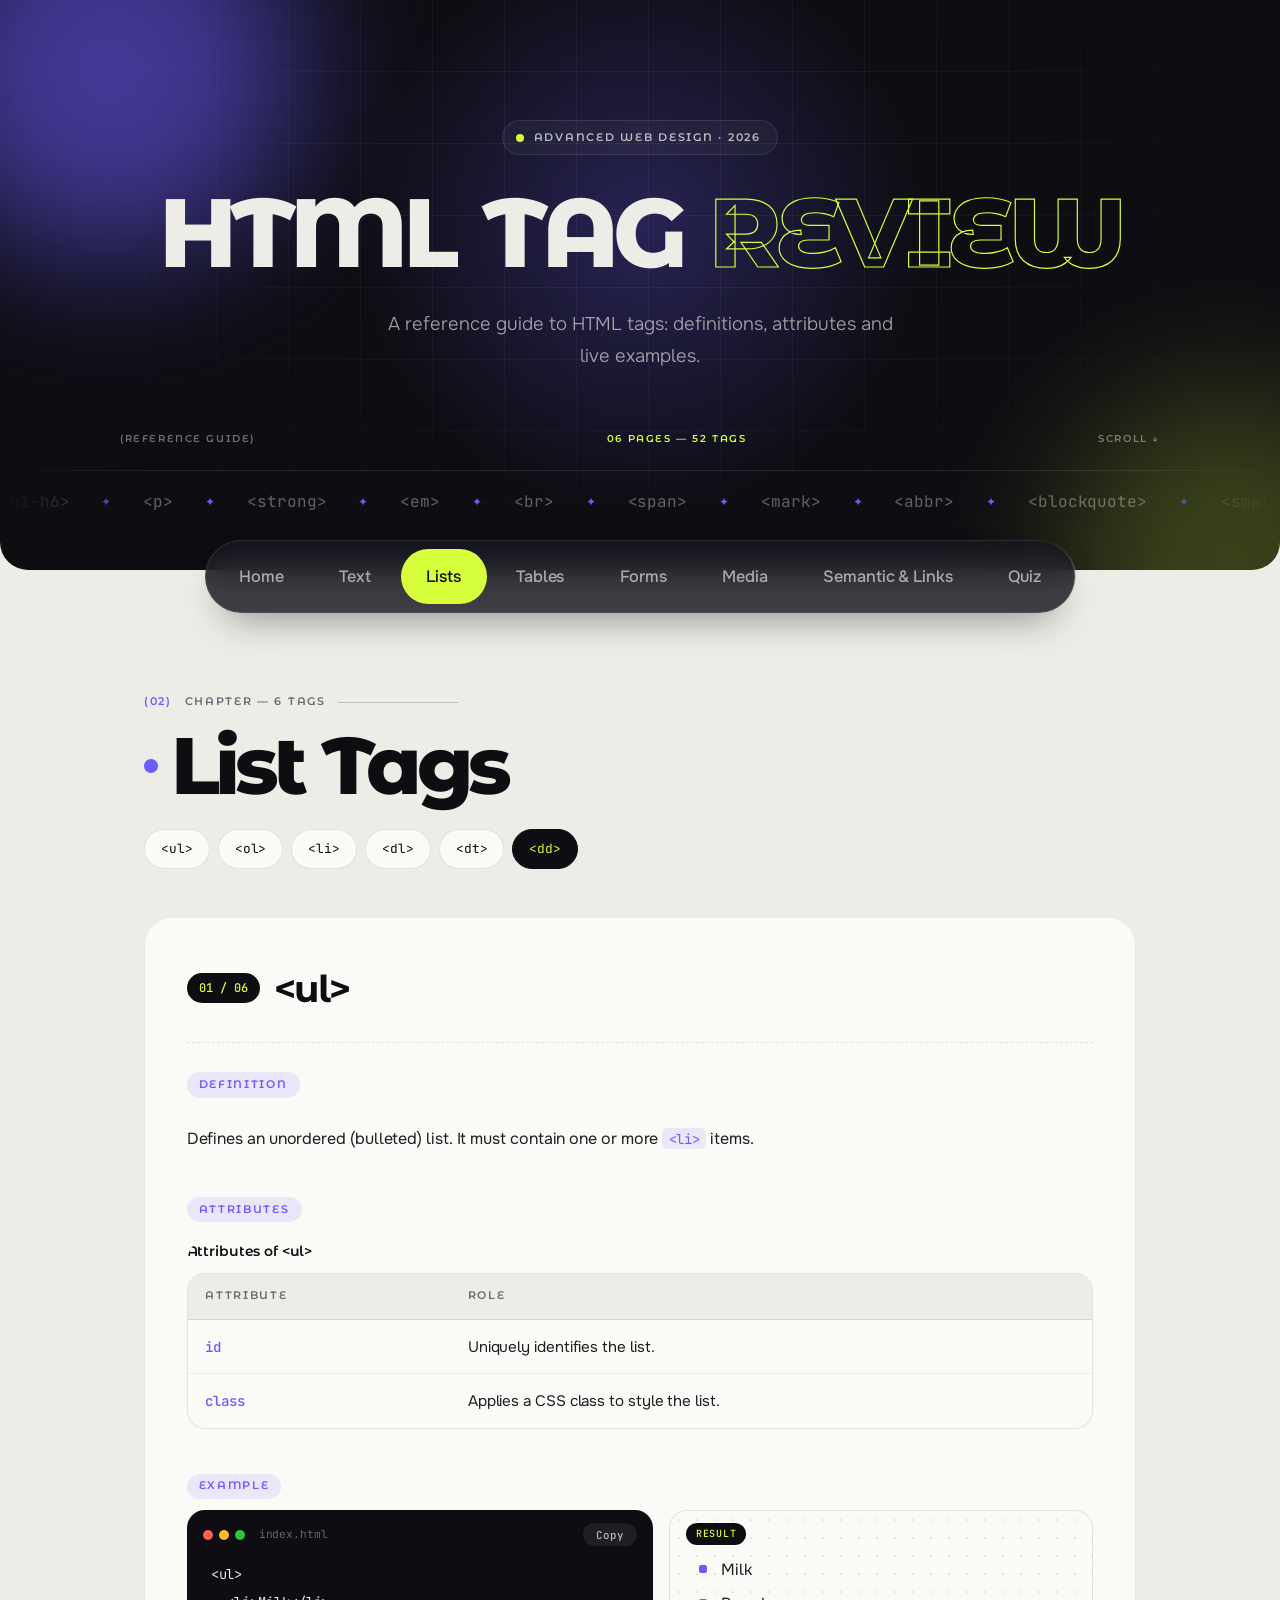
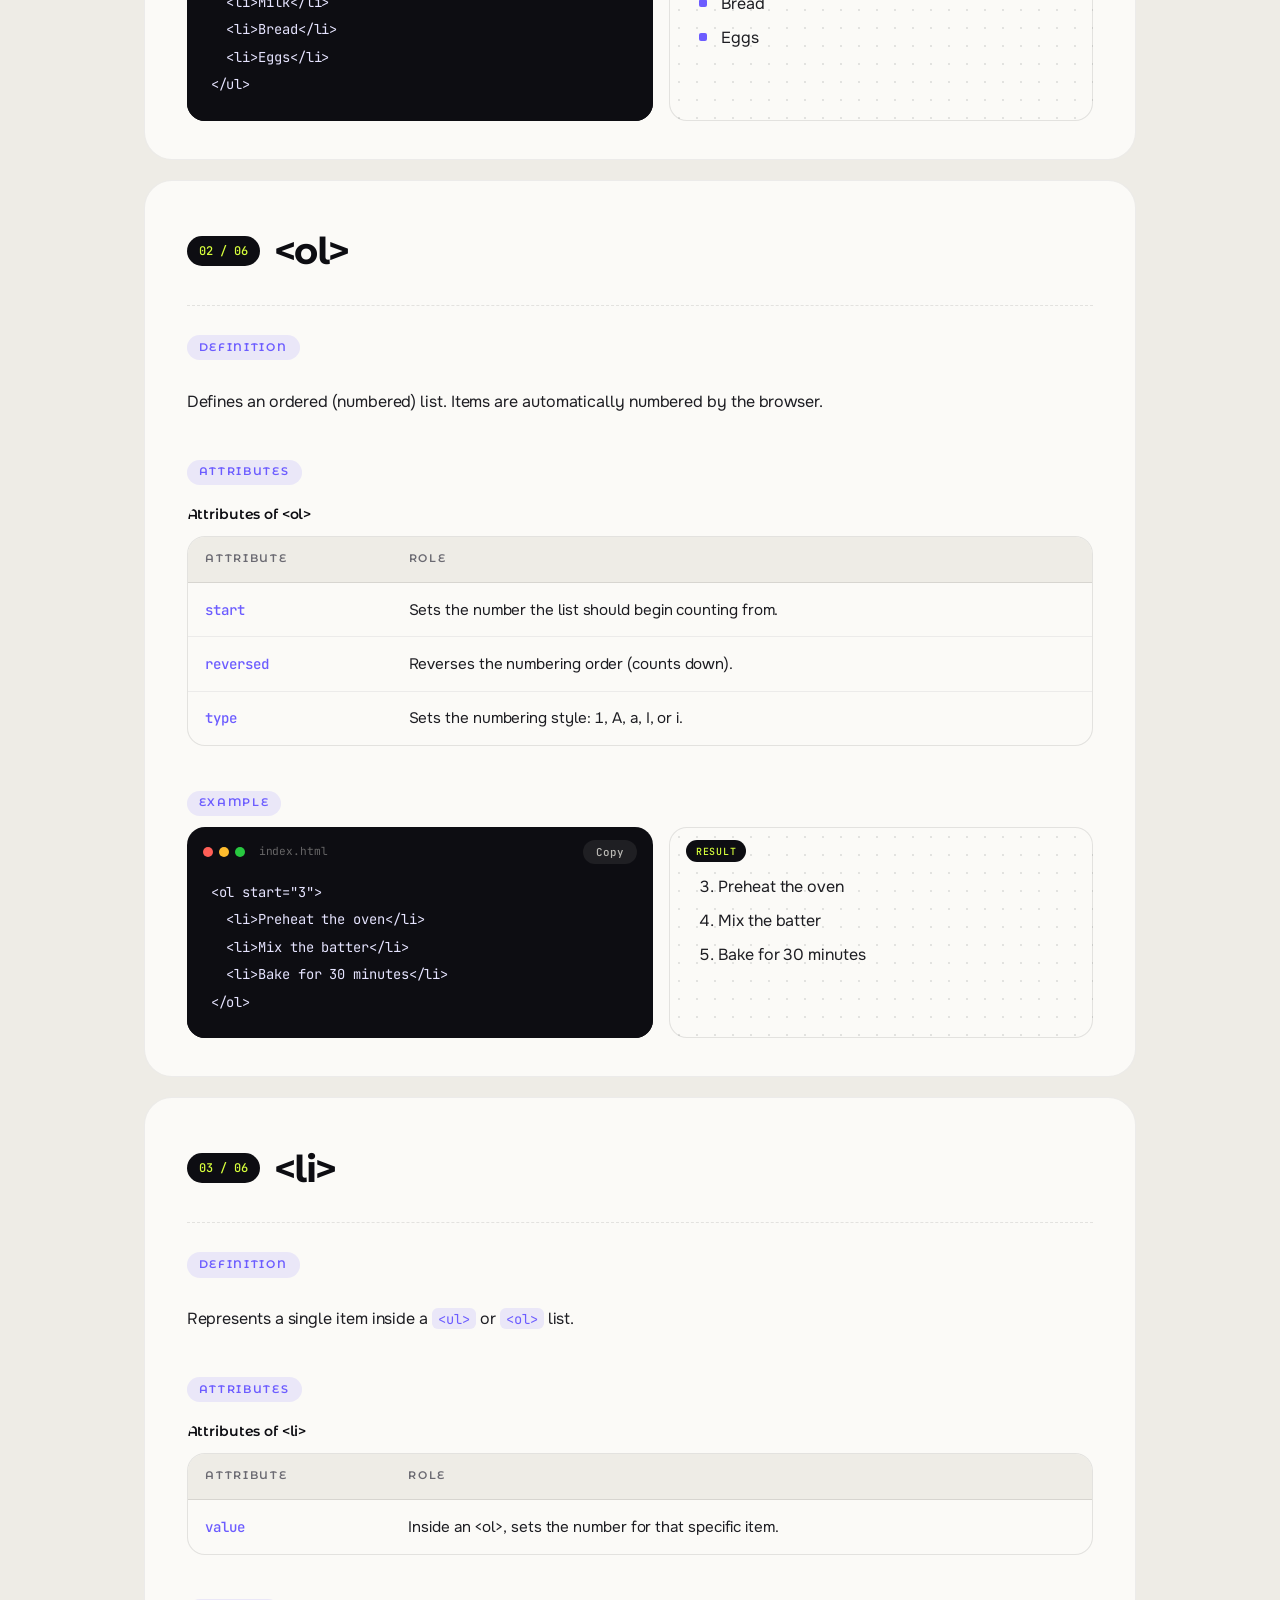
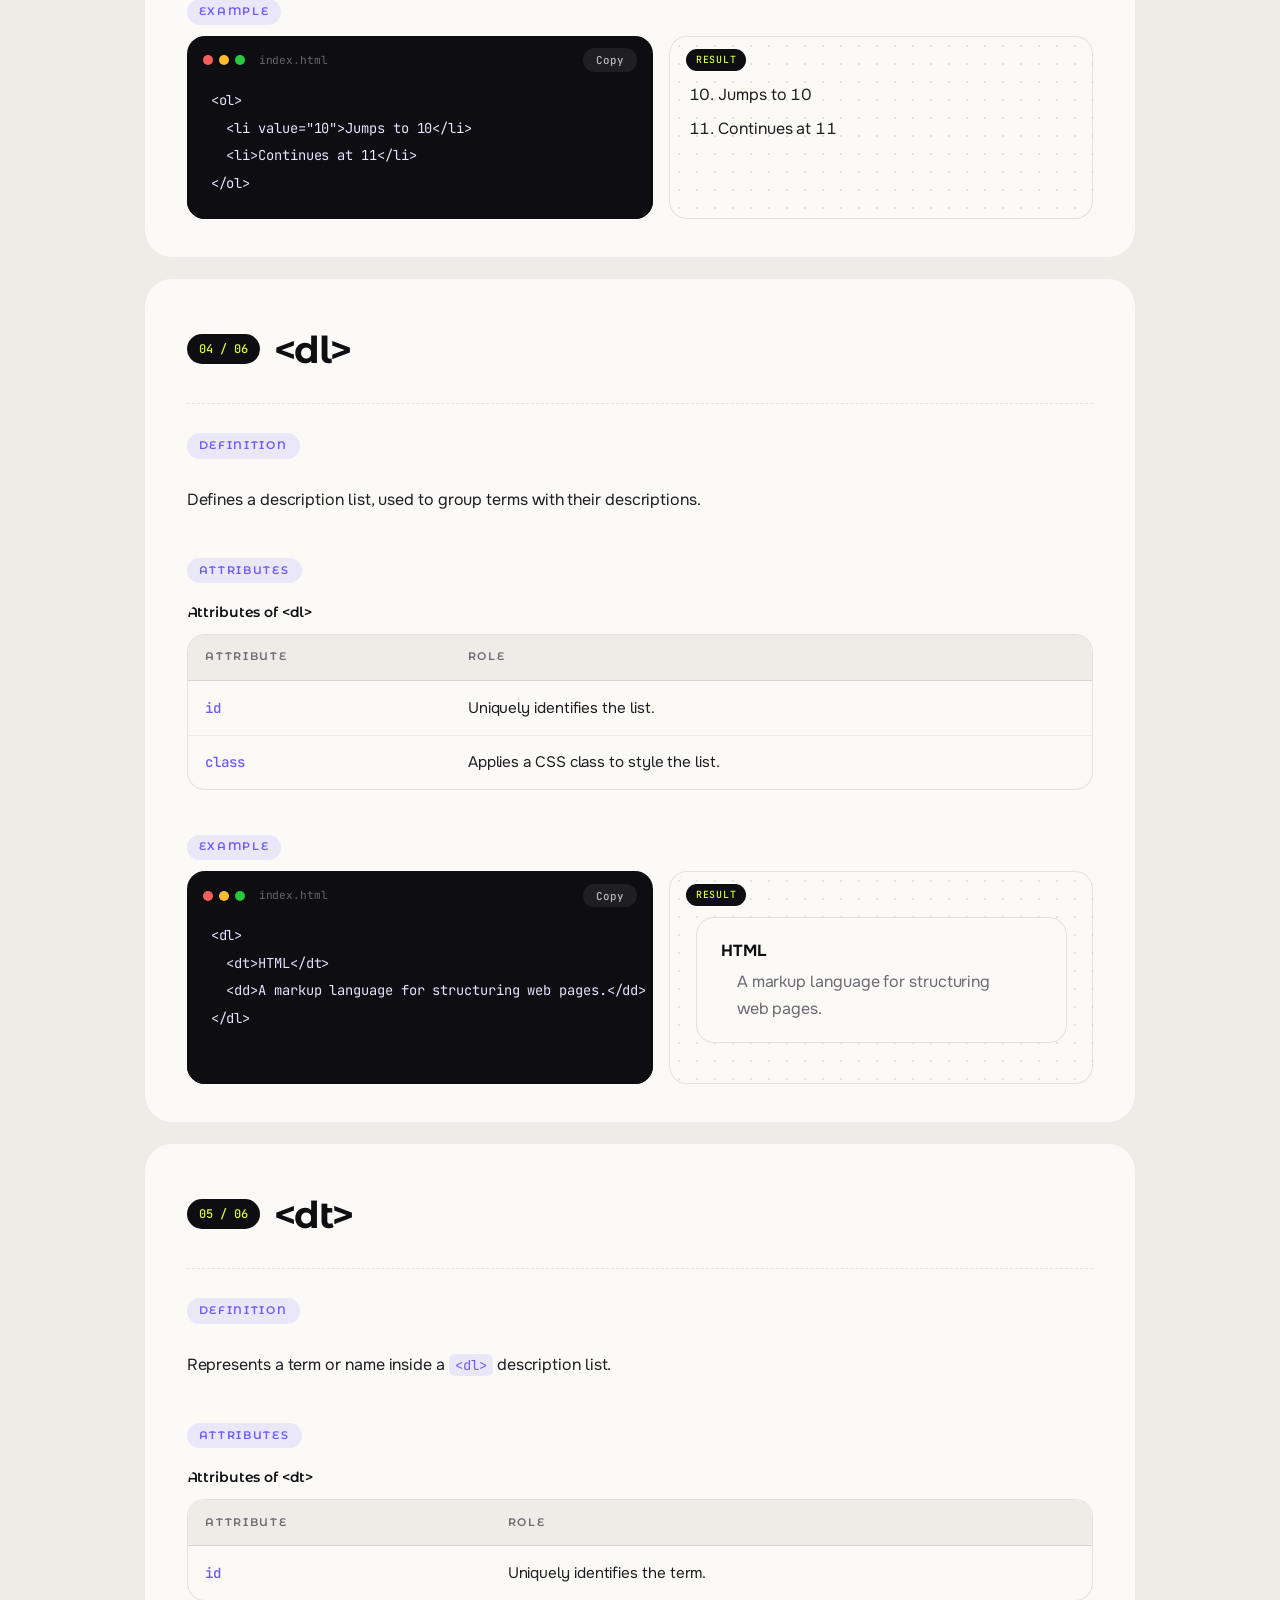
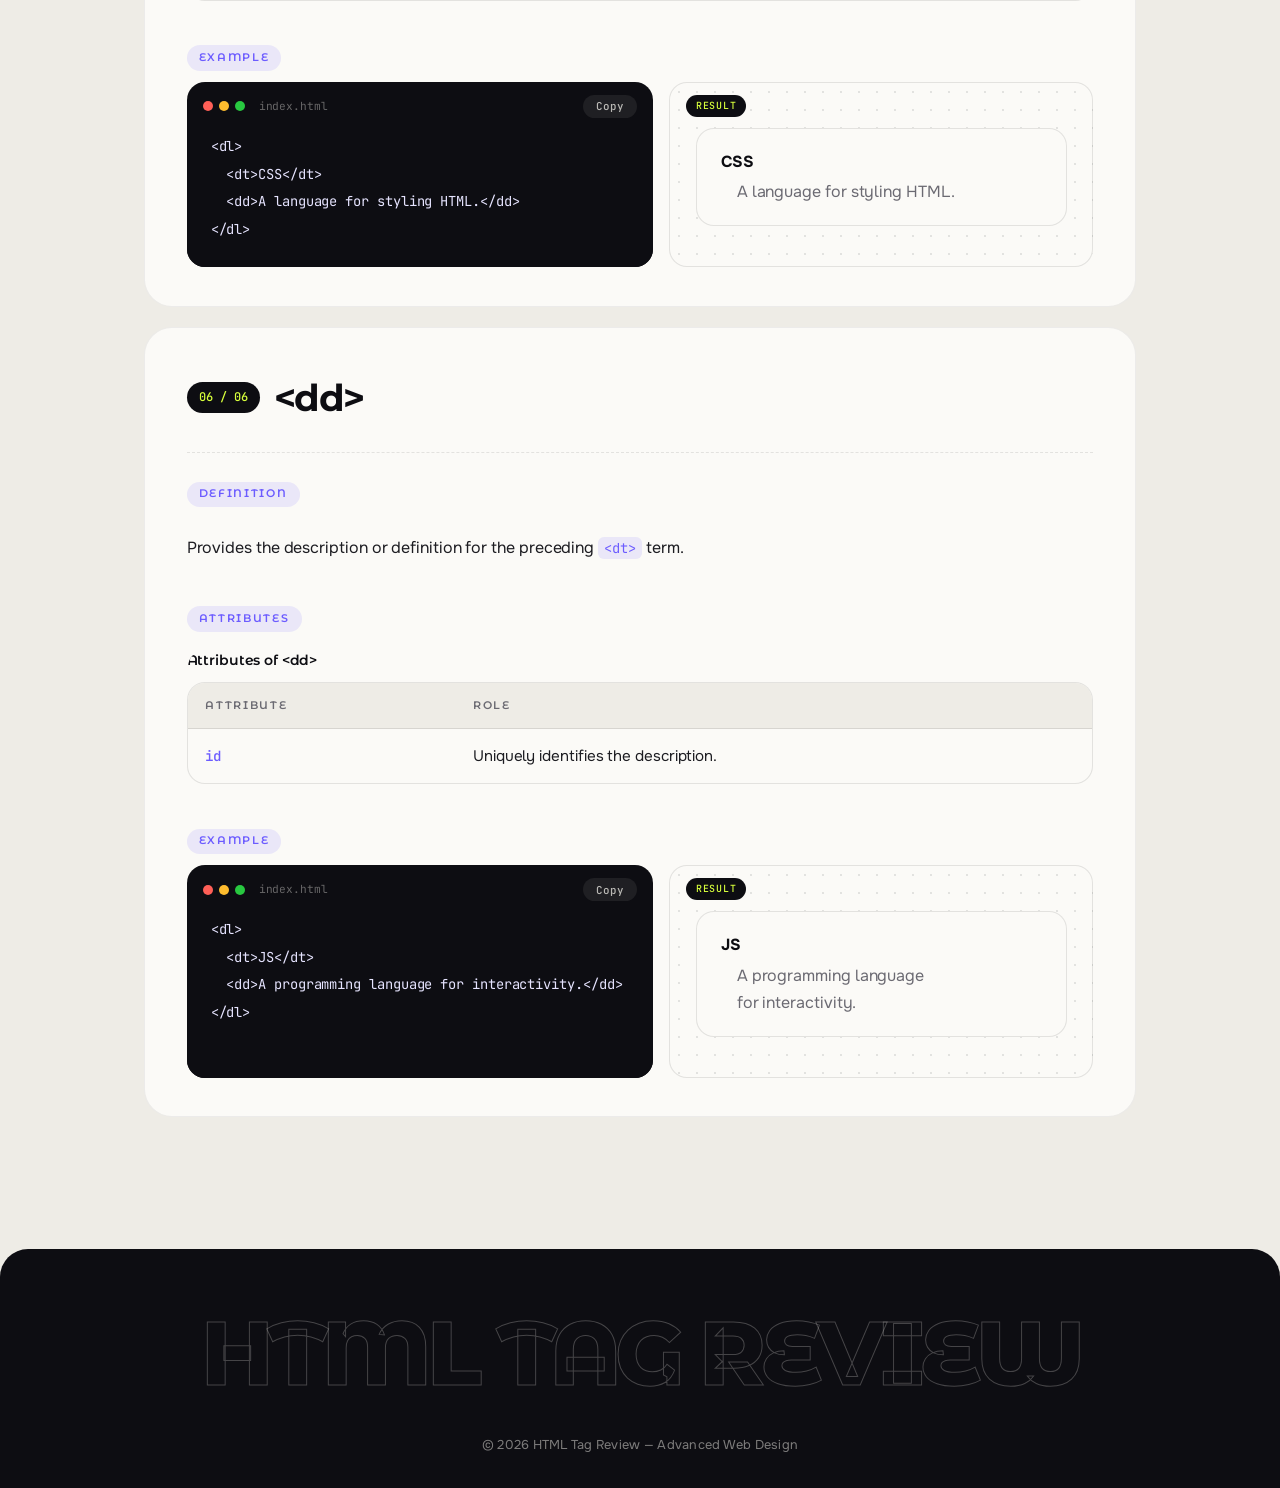
<file: lists.html>
<!DOCTYPE html>
<html lang="en">
<head>
  <meta charset="UTF-8">
  <meta name="viewport" content="width=device-width, initial-scale=1.0">
  <title>List Tags | HTML Tag Review</title>
    <link rel="preconnect" href="https://fonts.googleapis.com">
  <link rel="preconnect" href="https://fonts.gstatic.com" crossorigin>
  <link href="https://fonts.googleapis.com/css2?family=Montserrat:wght@300;400;500;600;700;800;900&family=Onest:wght@300;400;500;600;700&family=JetBrains+Mono:wght@400;500&display=swap" rel="stylesheet">
<link rel="stylesheet" href="css/style.css">
  <script>
    (function (d) {
      d.classList.add("fx-js");
      setTimeout(function () { d.classList.add("is-ready"); }, 3000);
    })(document.documentElement);
  </script>
</head>
<body>

  <header>
    <h1>HTML Tag Review</h1>
    <p>A reference guide to HTML tags: definitions, attributes and live examples.</p>
  </header>

  <nav>
    <ul>
      <li><a href="index.html">Home</a></li>
      <li><a href="text.html">Text</a></li>
      <li><a href="lists.html" aria-current="page">Lists</a></li>
      <li><a href="tables.html">Tables</a></li>
      <li><a href="forms.html">Forms</a></li>
      <li><a href="media.html">Media</a></li>
      <li><a href="semantic.html">Semantic &amp; Links</a></li>
      <li><a href="quiz.html">Quiz</a></li>
    </ul>
  </nav>

  <main>
    <h2>List Tags</h2>

    <section>
      <h3>&lt;ul&gt;</h3>

      <h4>Definition</h4>
      <p>Defines an unordered (bulleted) list. It must contain one or more <code>&lt;li&gt;</code> items.</p>

      <h4>Attributes</h4>
      <table>
        <caption>Attributes of &lt;ul&gt;</caption>
        <thead>
          <tr><th>Attribute</th><th>Role</th></tr>
        </thead>
        <tbody>
          <tr><td>id</td><td>Uniquely identifies the list.</td></tr>
          <tr><td>class</td><td>Applies a CSS class to style the list.</td></tr>
        </tbody>
      </table>

      <h4>Example</h4>
      <pre><code>&lt;ul&gt;
  &lt;li&gt;Milk&lt;/li&gt;
  &lt;li&gt;Bread&lt;/li&gt;
  &lt;li&gt;Eggs&lt;/li&gt;
&lt;/ul&gt;</code></pre>

      <div class="example-result">
        <ul>
          <li>Milk</li>
          <li>Bread</li>
          <li>Eggs</li>
        </ul>
      </div>
    </section>

    <section>
      <h3>&lt;ol&gt;</h3>

      <h4>Definition</h4>
      <p>Defines an ordered (numbered) list. Items are automatically numbered by the browser.</p>

      <h4>Attributes</h4>
      <table>
        <caption>Attributes of &lt;ol&gt;</caption>
        <thead>
          <tr><th>Attribute</th><th>Role</th></tr>
        </thead>
        <tbody>
          <tr><td>start</td><td>Sets the number the list should begin counting from.</td></tr>
          <tr><td>reversed</td><td>Reverses the numbering order (counts down).</td></tr>
          <tr><td>type</td><td>Sets the numbering style: 1, A, a, I, or i.</td></tr>
        </tbody>
      </table>

      <h4>Example</h4>
      <pre><code>&lt;ol start="3"&gt;
  &lt;li&gt;Preheat the oven&lt;/li&gt;
  &lt;li&gt;Mix the batter&lt;/li&gt;
  &lt;li&gt;Bake for 30 minutes&lt;/li&gt;
&lt;/ol&gt;</code></pre>

      <div class="example-result">
        <ol start="3">
          <li>Preheat the oven</li>
          <li>Mix the batter</li>
          <li>Bake for 30 minutes</li>
        </ol>
      </div>
    </section>

    <section>
      <h3>&lt;li&gt;</h3>

      <h4>Definition</h4>
      <p>Represents a single item inside a <code>&lt;ul&gt;</code> or <code>&lt;ol&gt;</code> list.</p>

      <h4>Attributes</h4>
      <table>
        <caption>Attributes of &lt;li&gt;</caption>
        <thead>
          <tr><th>Attribute</th><th>Role</th></tr>
        </thead>
        <tbody>
          <tr><td>value</td><td>Inside an &lt;ol&gt;, sets the number for that specific item.</td></tr>
        </tbody>
      </table>

      <h4>Example</h4>
      <pre><code>&lt;ol&gt;
  &lt;li value="10"&gt;Jumps to 10&lt;/li&gt;
  &lt;li&gt;Continues at 11&lt;/li&gt;
&lt;/ol&gt;</code></pre>

      <div class="example-result">
        <ol>
          <li value="10">Jumps to 10</li>
          <li>Continues at 11</li>
        </ol>
      </div>
    </section>

    <section>
      <h3>&lt;dl&gt;</h3>

      <h4>Definition</h4>
      <p>Defines a description list, used to group terms with their descriptions.</p>

      <h4>Attributes</h4>
      <table>
        <caption>Attributes of &lt;dl&gt;</caption>
        <thead>
          <tr><th>Attribute</th><th>Role</th></tr>
        </thead>
        <tbody>
          <tr><td>id</td><td>Uniquely identifies the list.</td></tr>
          <tr><td>class</td><td>Applies a CSS class to style the list.</td></tr>
        </tbody>
      </table>

      <h4>Example</h4>
      <pre><code>&lt;dl&gt;
  &lt;dt&gt;HTML&lt;/dt&gt;
  &lt;dd&gt;A markup language for structuring web pages.&lt;/dd&gt;
&lt;/dl&gt;</code></pre>

      <div class="example-result">
        <dl>
          <dt>HTML</dt>
          <dd>A markup language for structuring web pages.</dd>
        </dl>
      </div>
    </section>

    <section>
      <h3>&lt;dt&gt;</h3>

      <h4>Definition</h4>
      <p>Represents a term or name inside a <code>&lt;dl&gt;</code> description list.</p>

      <h4>Attributes</h4>
      <table>
        <caption>Attributes of &lt;dt&gt;</caption>
        <thead>
          <tr><th>Attribute</th><th>Role</th></tr>
        </thead>
        <tbody>
          <tr><td>id</td><td>Uniquely identifies the term.</td></tr>
        </tbody>
      </table>

      <h4>Example</h4>
      <pre><code>&lt;dl&gt;
  &lt;dt&gt;CSS&lt;/dt&gt;
  &lt;dd&gt;A language for styling HTML.&lt;/dd&gt;
&lt;/dl&gt;</code></pre>

      <div class="example-result">
        <dl>
          <dt>CSS</dt>
          <dd>A language for styling HTML.</dd>
        </dl>
      </div>
    </section>

    <section>
      <h3>&lt;dd&gt;</h3>

      <h4>Definition</h4>
      <p>Provides the description or definition for the preceding <code>&lt;dt&gt;</code> term.</p>

      <h4>Attributes</h4>
      <table>
        <caption>Attributes of &lt;dd&gt;</caption>
        <thead>
          <tr><th>Attribute</th><th>Role</th></tr>
        </thead>
        <tbody>
          <tr><td>id</td><td>Uniquely identifies the description.</td></tr>
        </tbody>
      </table>

      <h4>Example</h4>
      <pre><code>&lt;dl&gt;
  &lt;dt&gt;JS&lt;/dt&gt;
  &lt;dd&gt;A programming language for interactivity.&lt;/dd&gt;
&lt;/dl&gt;</code></pre>

      <div class="example-result">
        <dl>
          <dt>JS</dt>
          <dd>A programming language for interactivity.</dd>
        </dl>
      </div>
    </section>
  </main>

  <footer>
    <p>&copy; 2026 HTML Tag Review &mdash; Advanced Web Design</p>
  </footer>


  <script>
    /* Interactive layer: intro + page fade, hero, pill nav, TOC,
       code windows, home bento, scroll reveal, magnetic buttons, back-to-top. */
    (function () {
      var doc = document.documentElement;
      var reduce = window.matchMedia("(prefers-reduced-motion: reduce)").matches;
      var finePointer = window.matchMedia("(pointer: fine)").matches;
      var header = document.querySelector("body > header");
      var nav = document.querySelector("body > nav");
      var main = document.querySelector("main");
      var footer = document.querySelector("body > footer");
      var pages = [
        { href: "text.html", tags: ["h1–h6", "p", "strong", "em", "br", "span", "mark", "abbr", "blockquote", "small"] },
        { href: "lists.html", tags: ["ul", "ol", "li", "dl", "dt", "dd"] },
        { href: "tables.html", tags: ["table", "caption", "thead", "tbody", "tfoot", "tr", "th", "td"] },
        { href: "forms.html", tags: ["form", "input", "label", "textarea", "select", "option", "button", "fieldset", "legend", "datalist"] },
        { href: "media.html", tags: ["img", "audio", "video", "source", "figure", "figcaption", "picture", "track"] },
        { href: "semantic.html", tags: ["a", "header", "nav", "main", "section", "article", "aside", "footer", "div", "address"] }
      ];

      function el(tag, cls, html) {
        var node = document.createElement(tag);
        if (cls) node.className = cls;
        if (html != null) node.innerHTML = html;
        return node;
      }

      function pad(n) {
        return (n < 10 ? "0" : "") + n;
      }

      /* ---------- hero ---------- */
      var h1 = header.querySelector("h1");
      var title = h1.textContent.trim();
      var words = title.split(/\s+/);
      h1.setAttribute("aria-label", title);
      h1.innerHTML = "";
      var charIndex = 0;
      words.forEach(function (word, w) {
        var wrap = el("span", "fx-word" + (w === words.length - 1 ? " fx-word--outline" : ""));
        wrap.setAttribute("aria-hidden", "true");
        word.split("").forEach(function (ch) {
          var c = el("span", "fx-char");
          c.textContent = ch;
          c.style.transitionDelay = (0.1 + charIndex++ * 0.04) + "s";
          wrap.appendChild(c);
        });
        h1.appendChild(wrap);
        if (w < words.length - 1) h1.appendChild(document.createTextNode(" "));
      });

      header.insertBefore(el("div", "fx-eyebrow", "Advanced Web Design &middot; 2026"), h1);
      header.insertBefore(el("span", "fx-blob fx-blob--a"), header.firstChild);
      header.insertBefore(el("span", "fx-blob fx-blob--b"), header.firstChild);

      var allTags = [];
      pages.forEach(function (p) { allTags = allTags.concat(p.tags); });
      var items = allTags.map(function (t) {
        return '<span class="fx-marquee__item">&lt;' + t + "&gt;</span>";
      }).join("");
      var marquee = el("div", "fx-marquee", '<div class="fx-marquee__track">' + items + items + "</div>");
      marquee.setAttribute("aria-hidden", "true");
      var tagTotal = allTags.length;
      header.insertBefore(el("div", "fx-meta",
        "<span>(Reference guide)</span><span>" + pad(pages.length) + " pages &mdash; " + tagTotal +
        " tags</span><span>Scroll &darr;</span>"), null);
      header.appendChild(marquee);

      header.addEventListener("pointermove", function (e) {
        var r = header.getBoundingClientRect();
        header.style.setProperty("--mx", (e.clientX - r.left) + "px");
        header.style.setProperty("--my", (e.clientY - r.top) + "px");
      });

      /* ---------- pill navigation ---------- */
      var navList = nav.querySelector("ul");
      var navLinks = Array.prototype.slice.call(navList.querySelectorAll("a"));
      var current = nav.querySelector("a[aria-current='page']") || navLinks[0];
      var pill = el("span", "fx-pill");
      navList.insertBefore(pill, navList.firstChild);
      nav.classList.add("fx-nav-js");

      function movePill(link, instant) {
        var li = link.parentNode;
        if (instant) pill.style.transition = "none";
        pill.style.width = li.offsetWidth + "px";
        pill.style.transform = "translateX(" + li.offsetLeft + "px)";
        navLinks.forEach(function (a) { a.classList.toggle("is-on", a === link); });
        if (instant) { pill.offsetWidth; pill.style.transition = ""; }
      }

      movePill(current, true);
      if (current.parentNode.offsetLeft > navList.clientWidth / 2) {
        navList.scrollLeft = current.parentNode.offsetLeft - 20;
      }
      navLinks.forEach(function (a) {
        a.addEventListener("pointerenter", function () { movePill(a); });
        a.addEventListener("focus", function () { movePill(a); });
      });
      navList.addEventListener("pointerleave", function () { movePill(current); });
      window.addEventListener("resize", function () { movePill(current, true); });
      if (document.fonts) document.fonts.ready.then(function () { movePill(current, true); });

      /* ---------- page intro + simple fade between pages ---------- */
      requestAnimationFrame(function () { doc.classList.add("is-ready"); });

      document.addEventListener("click", function (e) {
        var a = e.target.closest("a[href$='.html']");
        if (!a || reduce || e.defaultPrevented || e.metaKey || e.ctrlKey || e.shiftKey || a.target) return;
        e.preventDefault();
        doc.classList.add("is-leaving");
        setTimeout(function () { window.location.href = a.href; }, 250);
      });

      window.addEventListener("pageshow", function (e) {
        if (e.persisted) doc.classList.remove("is-leaving");
      });

      /* ---------- tag pages: TOC + numbered sections ---------- */
      var sections = Array.prototype.slice.call(main.querySelectorAll(":scope > section"));
      var tagHeads = main.querySelectorAll(":scope > section > h3:first-child");
      var tocLinks = [];
      if (tagHeads.length) {
        var toc = el("ul", "fx-toc");
        toc.setAttribute("aria-label", "Tags on this page");
        tagHeads.forEach(function (h3, i) {
          var id = "tag-" + h3.textContent.replace(/[^a-z0-9]+/gi, "-").replace(/^-|-$/g, "").toLowerCase();
          h3.id = id;
          var li = el("li");
          li.style.transitionDelay = (0.75 + i * 0.04) + "s";
          var link = el("a");
          link.href = "#" + id;
          link.textContent = h3.textContent;
          li.appendChild(link);
          toc.appendChild(li);
          tocLinks.push(link);
          h3.insertBefore(el("span", "fx-num", pad(i + 1) + " / " + pad(tagHeads.length)), h3.firstChild);
        });
        var pageTitle = main.querySelector(":scope > h2");
        pageTitle.insertAdjacentElement("afterend", toc);
        var here = location.pathname.split("/").pop();
        var chapter = pages.map(function (p) { return p.href; }).indexOf(here);
        var label = el("div", "fx-label",
          (chapter > -1 ? "<b>(" + pad(chapter + 1) + ")</b> Chapter &mdash; " : "") + tagHeads.length + " tags");
        pageTitle.parentNode.insertBefore(label, pageTitle);

        toc.addEventListener("click", function (e) {
          var link = e.target.closest("a");
          if (!link) return;
          e.preventDefault();
          document.querySelector(link.hash).scrollIntoView({ behavior: reduce ? "auto" : "smooth" });
          history.replaceState(null, "", link.hash);
        });
      }

      /* ---------- code window + side-by-side result ---------- */
      main.querySelectorAll("pre").forEach(function (pre) {
        var win = el("div", "fx-code");
        var bar = el("div", "fx-code__bar", '<i></i><i></i><i></i><span class="fx-code__lang">index.html</span>');
        var btn = el("button", "fx-copy", "Copy");
        btn.type = "button";
        bar.appendChild(btn);
        pre.parentNode.insertBefore(win, pre);
        win.appendChild(bar);
        win.appendChild(pre);

        var result = win.nextElementSibling;
        if (result && result.classList.contains("example-result")) {
          var pair = el("div", "fx-example");
          win.parentNode.insertBefore(pair, win);
          pair.appendChild(win);
          pair.appendChild(result);
        }

        btn.addEventListener("click", function () {
          var done = function () {
            btn.textContent = "Copied";
            btn.classList.add("is-copied");
            setTimeout(function () { btn.textContent = "Copy"; btn.classList.remove("is-copied"); }, 1400);
          };
          if (navigator.clipboard) navigator.clipboard.writeText(pre.innerText).then(done, done);
          else done();
        });
      });

      /* ---------- home: stats + bento built from the pages table ---------- */
      var homeTable = main.querySelector("section table");
      if (!tagHeads.length && homeTable) {
        document.body.classList.add("fx-home");
        main.querySelectorAll(":scope > section > h2").forEach(function (h2, i) {
          h2.parentNode.insertBefore(el("div", "fx-label", "<b>(" + pad(i + 1) + ")</b> " +
            (i ? "Index" : "Manifesto")), h2);
        });
        var total = pages.reduce(function (s, p) { return s + p.tags.length; }, 0);
        var stats = el("div", "fx-stats");
        [[pages.length, "pages"], [total, "tags covered"], [3, "parts per tag"]].forEach(function (s) {
          stats.appendChild(el("div", "fx-stat", '<b data-count="' + s[0] + '">0</b><span>' + s[1] + "</span>"));
        });
        main.querySelector("section").appendChild(stats);

        var cards = el("div", "fx-cards");
        homeTable.querySelectorAll("tbody tr").forEach(function (row, i) {
          var link = row.querySelector("a");
          var info = pages.filter(function (p) { return p.href === link.getAttribute("href"); })[0];
          var tagList = info ? info.tags : [];
          var card = el("a", "fx-card");
          card.href = link.getAttribute("href");
          card.innerHTML =
            '<span class="fx-card__top">' + pad(i + 1) + " &middot; " + (tagList.length ? tagList.length + " tags" : "25 questions") + "</span>" +
            '<span class="fx-card__arrow">&rarr;</span>' +
            '<span class="fx-card__num" aria-hidden="true">' + pad(i + 1) + "</span>" +
            '<span class="fx-card__title">' + link.innerHTML + "</span>" +
            '<span class="fx-card__desc">' + row.cells[1].innerHTML + "</span>" +
            '<span class="fx-card__tags" aria-hidden="true">' +
            tagList.map(function (t) { return "<span>&lt;" + t + "&gt;</span>"; }).join("") + "</span>";
          cards.appendChild(card);
        });
        homeTable.classList.add("fx-sr");
        homeTable.insertAdjacentElement("afterend", cards);
      }

      /* ---------- footer title ---------- */
      var big = el("span", "fx-footer-title", title);
      big.setAttribute("aria-hidden", "true");
      footer.insertBefore(big, footer.firstChild);

      /* ---------- pointer-follow fill on cards ---------- */
      main.addEventListener("pointermove", function (e) {
        var card = e.target.closest(".fx-card");
        if (!card) return;
        var r = card.getBoundingClientRect();
        card.style.setProperty("--mx", (e.clientX - r.left) + "px");
        card.style.setProperty("--my", (e.clientY - r.top) + "px");
      });

      /* ---------- scroll reveal + count-up + active TOC ---------- */
      var revealTargets = main.querySelectorAll(":scope > section, .fx-card, .fx-stat");
      if (!reduce && "IntersectionObserver" in window) {
        revealTargets.forEach(function (node) {
          node.classList.add("fx-reveal");
          if (node.classList.contains("fx-card") || node.classList.contains("fx-stat")) {
            var idx = Array.prototype.indexOf.call(node.parentNode.children, node);
            node.style.transitionDelay = (idx % 3) * 0.1 + "s";
          }
        });
        var io = new IntersectionObserver(function (entries) {
          entries.forEach(function (entry) {
            if (!entry.isIntersecting) return;
            entry.target.classList.add("is-visible");
            entry.target.querySelectorAll("[data-count]").forEach(countUp);
            io.unobserve(entry.target);
          });
        }, { threshold: 0.1, rootMargin: "0px 0px -40px 0px" });
        /* wait for the intro so the first blocks animate in view */
        var observe = function () { revealTargets.forEach(function (node) { io.observe(node); }); };
        if (doc.classList.contains("is-ready")) observe();
        else new MutationObserver(function (m, obs) {
          if (doc.classList.contains("is-ready")) { obs.disconnect(); setTimeout(observe, 300); }
        }).observe(doc, { attributes: true, attributeFilter: ["class"] });
      } else {
        main.querySelectorAll("[data-count]").forEach(function (b) { b.textContent = b.dataset.count; });
      }

      function countUp(b) {
        var end = +b.dataset.count;
        var t0 = performance.now();
        (function tick(now) {
          var p = Math.min(1, (now - t0) / 1400);
          b.textContent = Math.round((1 - Math.pow(1 - p, 3)) * end);
          if (p < 1) requestAnimationFrame(tick);
        })(t0);
      }

      if (tocLinks.length && "IntersectionObserver" in window) {
        var spy = new IntersectionObserver(function (entries) {
          entries.forEach(function (entry) {
            if (!entry.isIntersecting) return;
            var idx = sections.indexOf(entry.target);
            tocLinks.forEach(function (l, i) { l.classList.toggle("is-active", i === idx); });
          });
        }, { rootMargin: "-45% 0px -50% 0px" });
        sections.forEach(function (s) { spy.observe(s); });
      }

      /* ---------- progress bar + back to top ---------- */
      var bar = el("div", "fx-progress");
      document.body.appendChild(bar);
      var top = el("button", "fx-top",
        '<svg viewBox="0 0 54 54" aria-hidden="true"><circle cx="27" cy="27" r="25"/></svg>');
      top.type = "button";
      top.setAttribute("aria-label", "Back to top");
      document.body.appendChild(top);
      var ring = top.querySelector("circle");
      var len = 2 * Math.PI * 25;
      ring.style.strokeDasharray = len;
      top.addEventListener("click", function () {
        window.scrollTo({ top: 0, behavior: reduce ? "auto" : "smooth" });
      });

      var ticking = false;
      function onScroll() {
        var max = doc.scrollHeight - window.innerHeight;
        var p = max > 0 ? window.scrollY / max : 0;
        bar.style.transform = "scaleX(" + p + ")";
        ring.style.strokeDashoffset = len * (1 - p);
        top.classList.toggle("is-shown", window.scrollY > 500);
        ticking = false;
      }
      window.addEventListener("scroll", function () {
        if (!ticking) { ticking = true; requestAnimationFrame(onScroll); }
      }, { passive: true });
      onScroll();

      /* ---------- magnetic buttons ---------- */
      if (finePointer && !reduce) {
        document.querySelectorAll("main button, .fx-top, .fx-card__arrow").forEach(function (m) {
          var host = m.closest(".fx-card") || m;
          host.addEventListener("pointermove", function (e) {
            var r = m.getBoundingClientRect();
            var x = (e.clientX - r.left - r.width / 2) * 0.25;
            var y = (e.clientY - r.top - r.height / 2) * 0.3;
            if (host !== m) { x = Math.max(-14, Math.min(14, x)); y = Math.max(-14, Math.min(14, y)); }
            m.style.translate = x + "px " + y + "px";
          });
          host.addEventListener("pointerleave", function () { m.style.translate = ""; });
        });
      }
    })();
  </script>

</body>
</html>
</file>
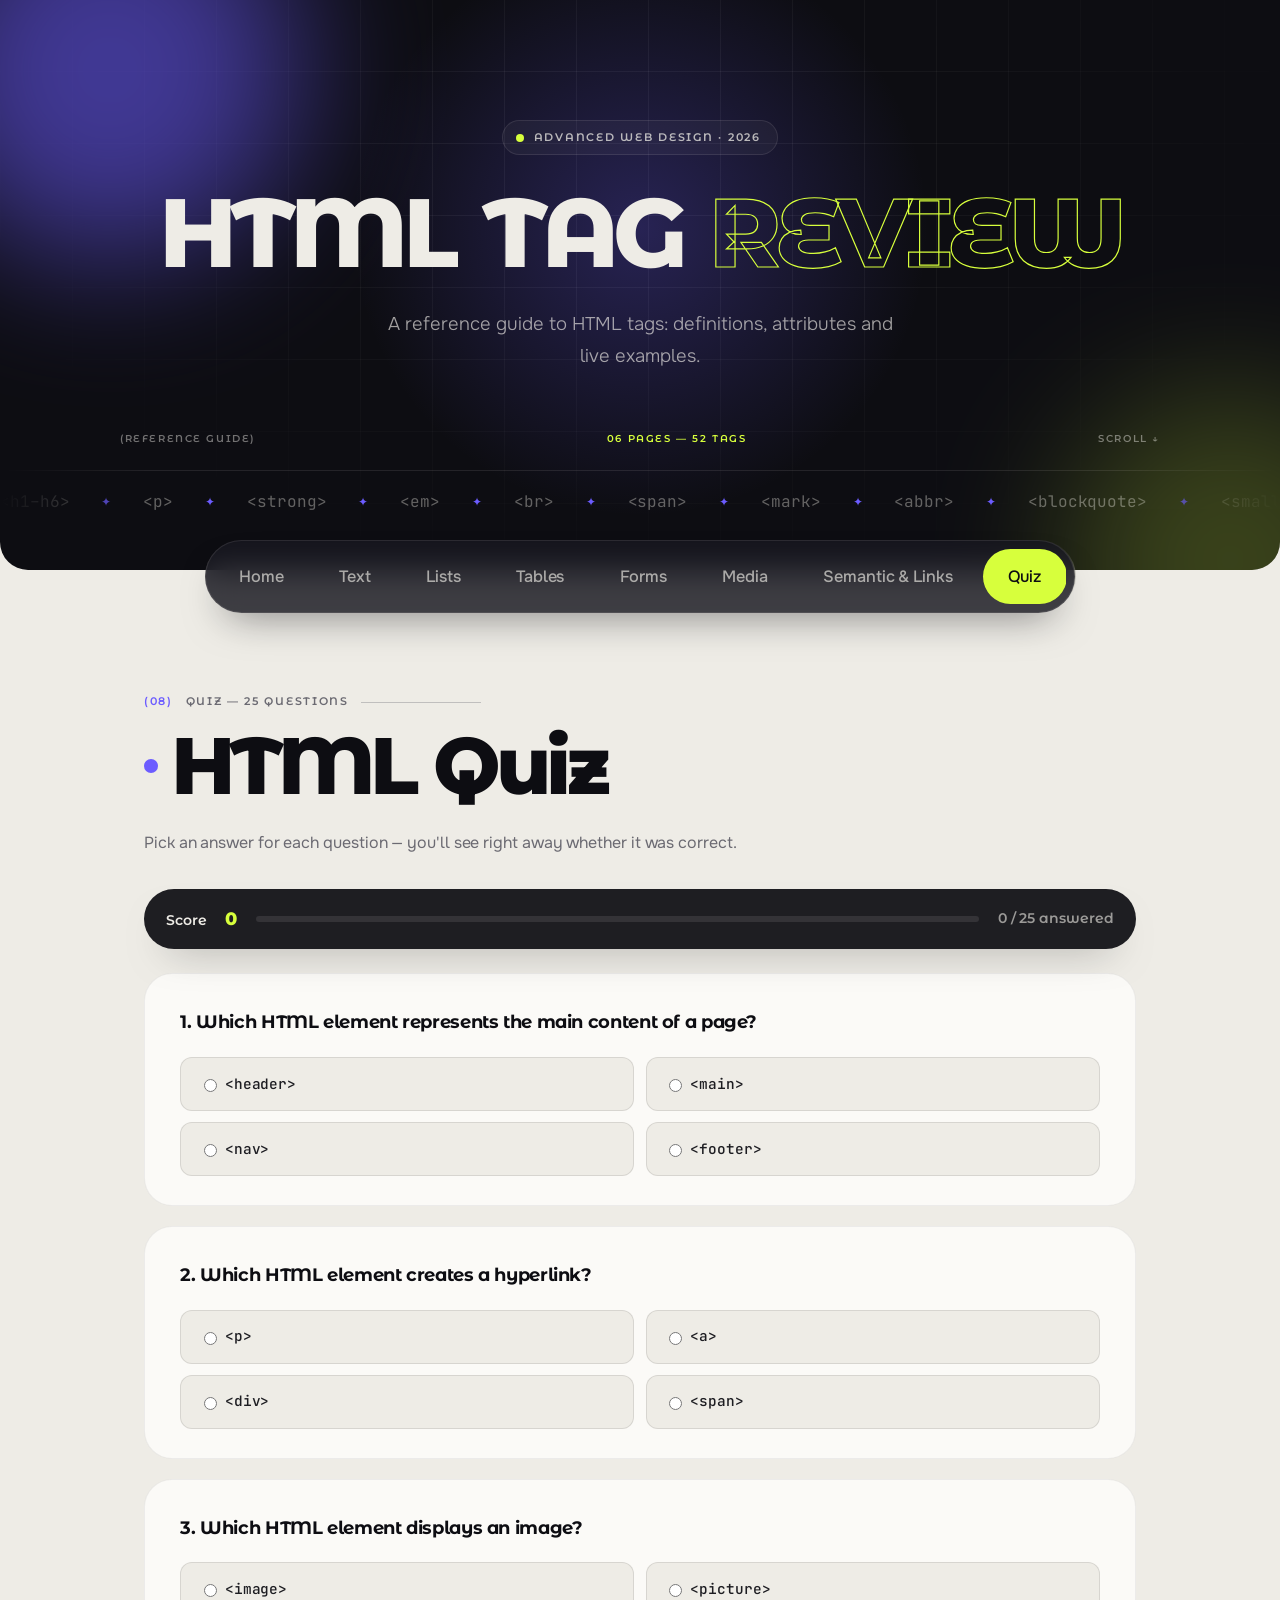
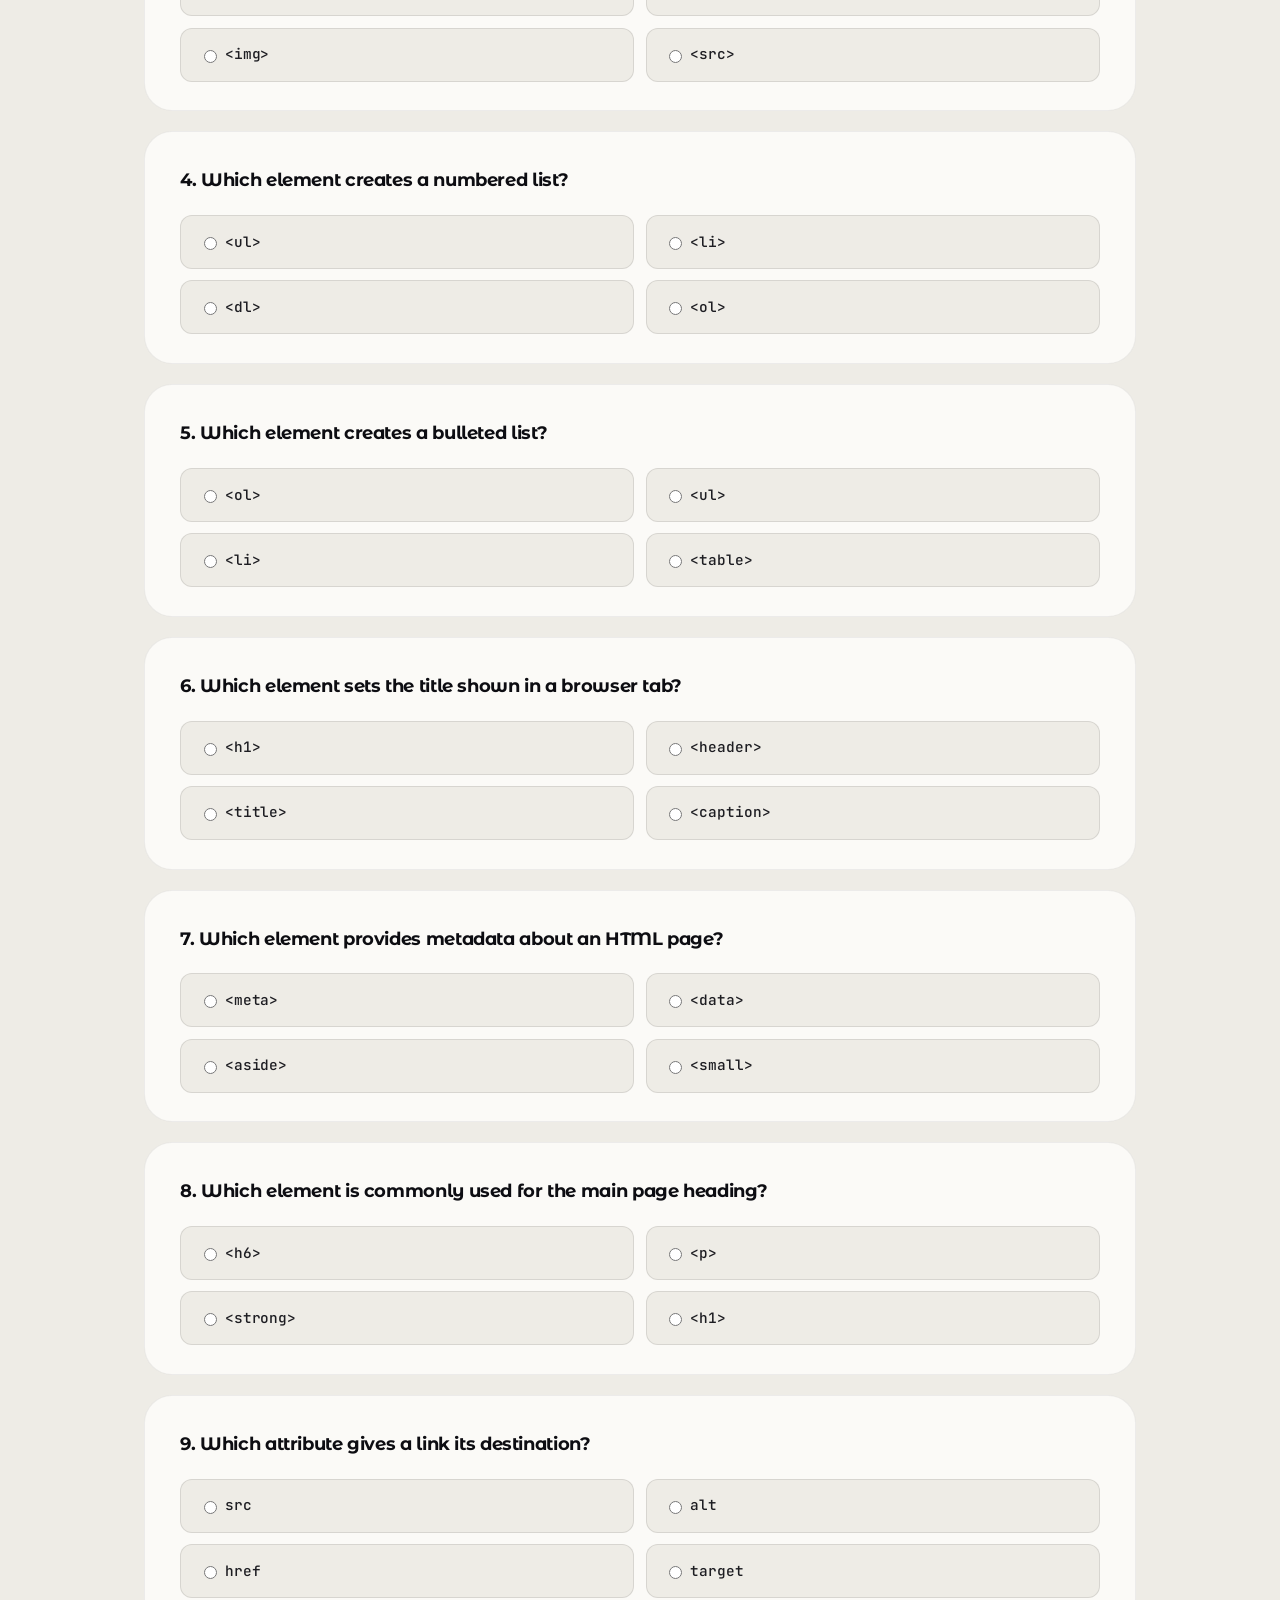
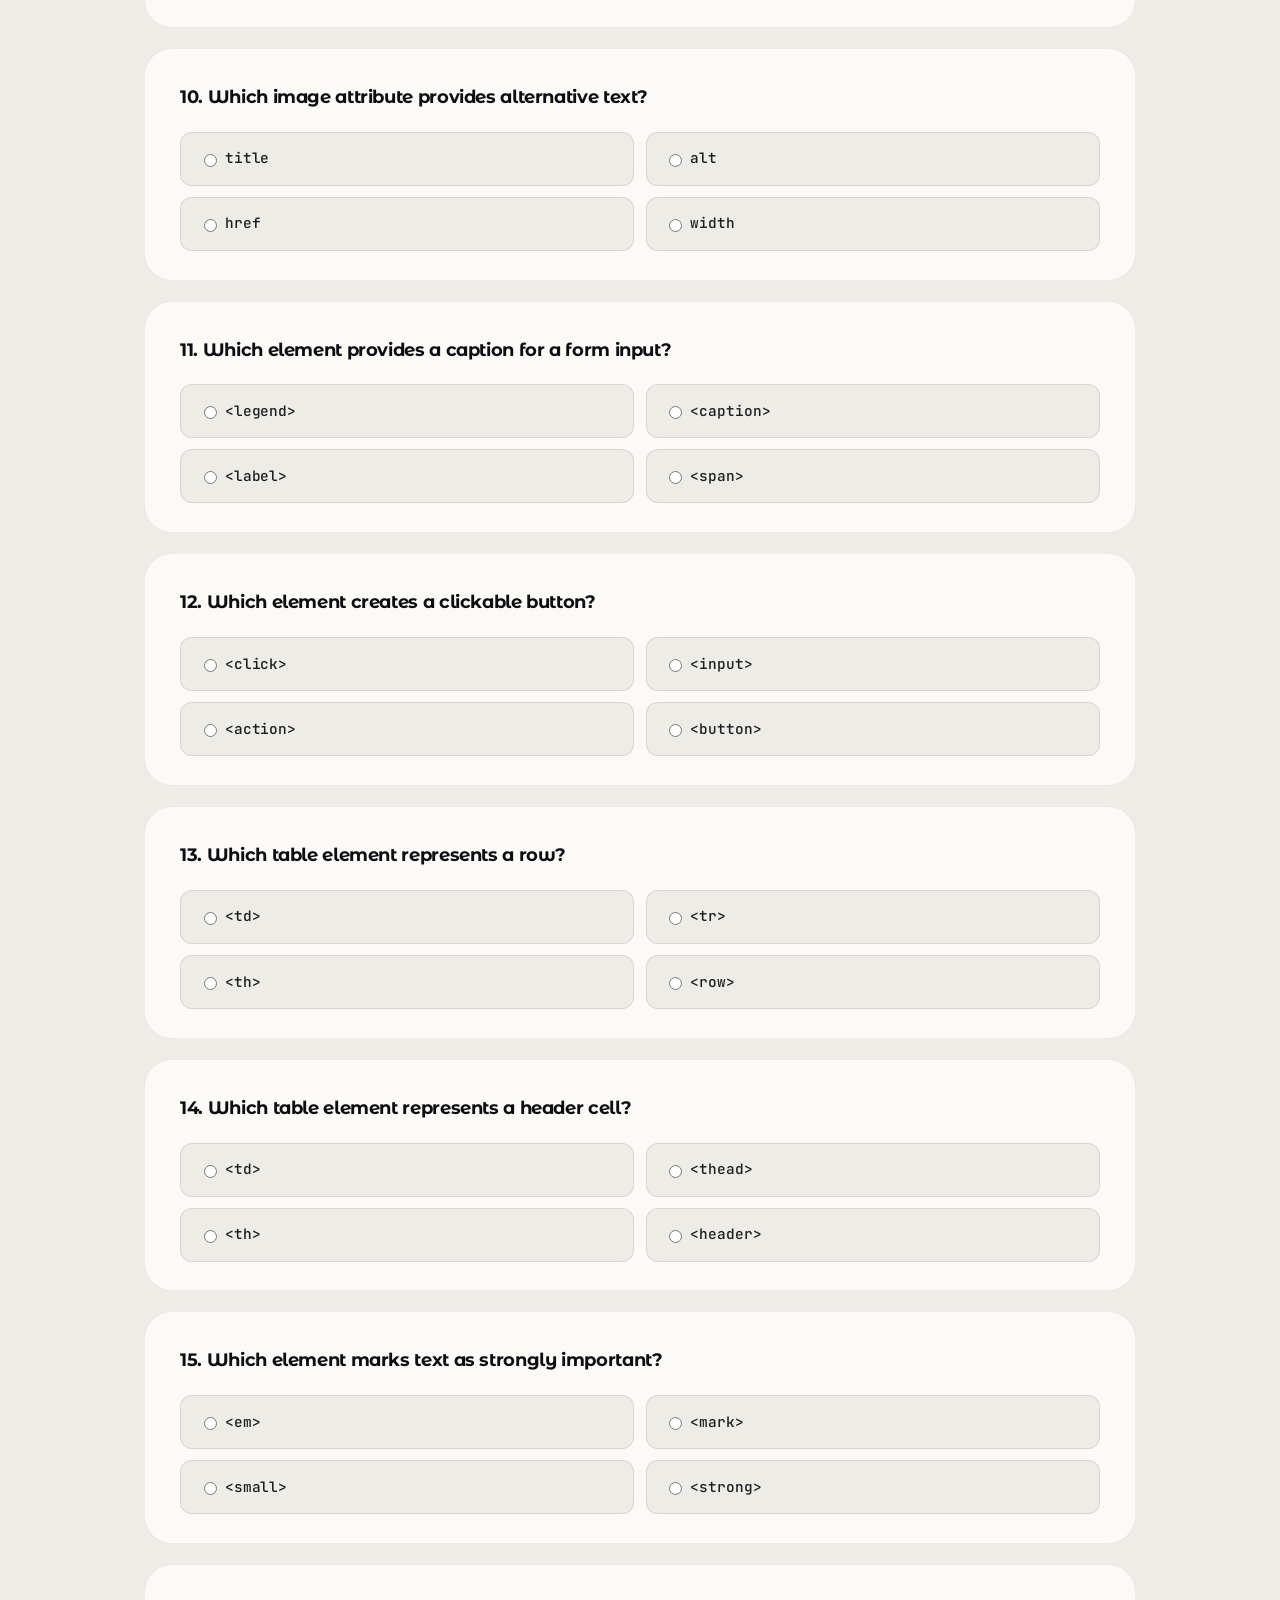
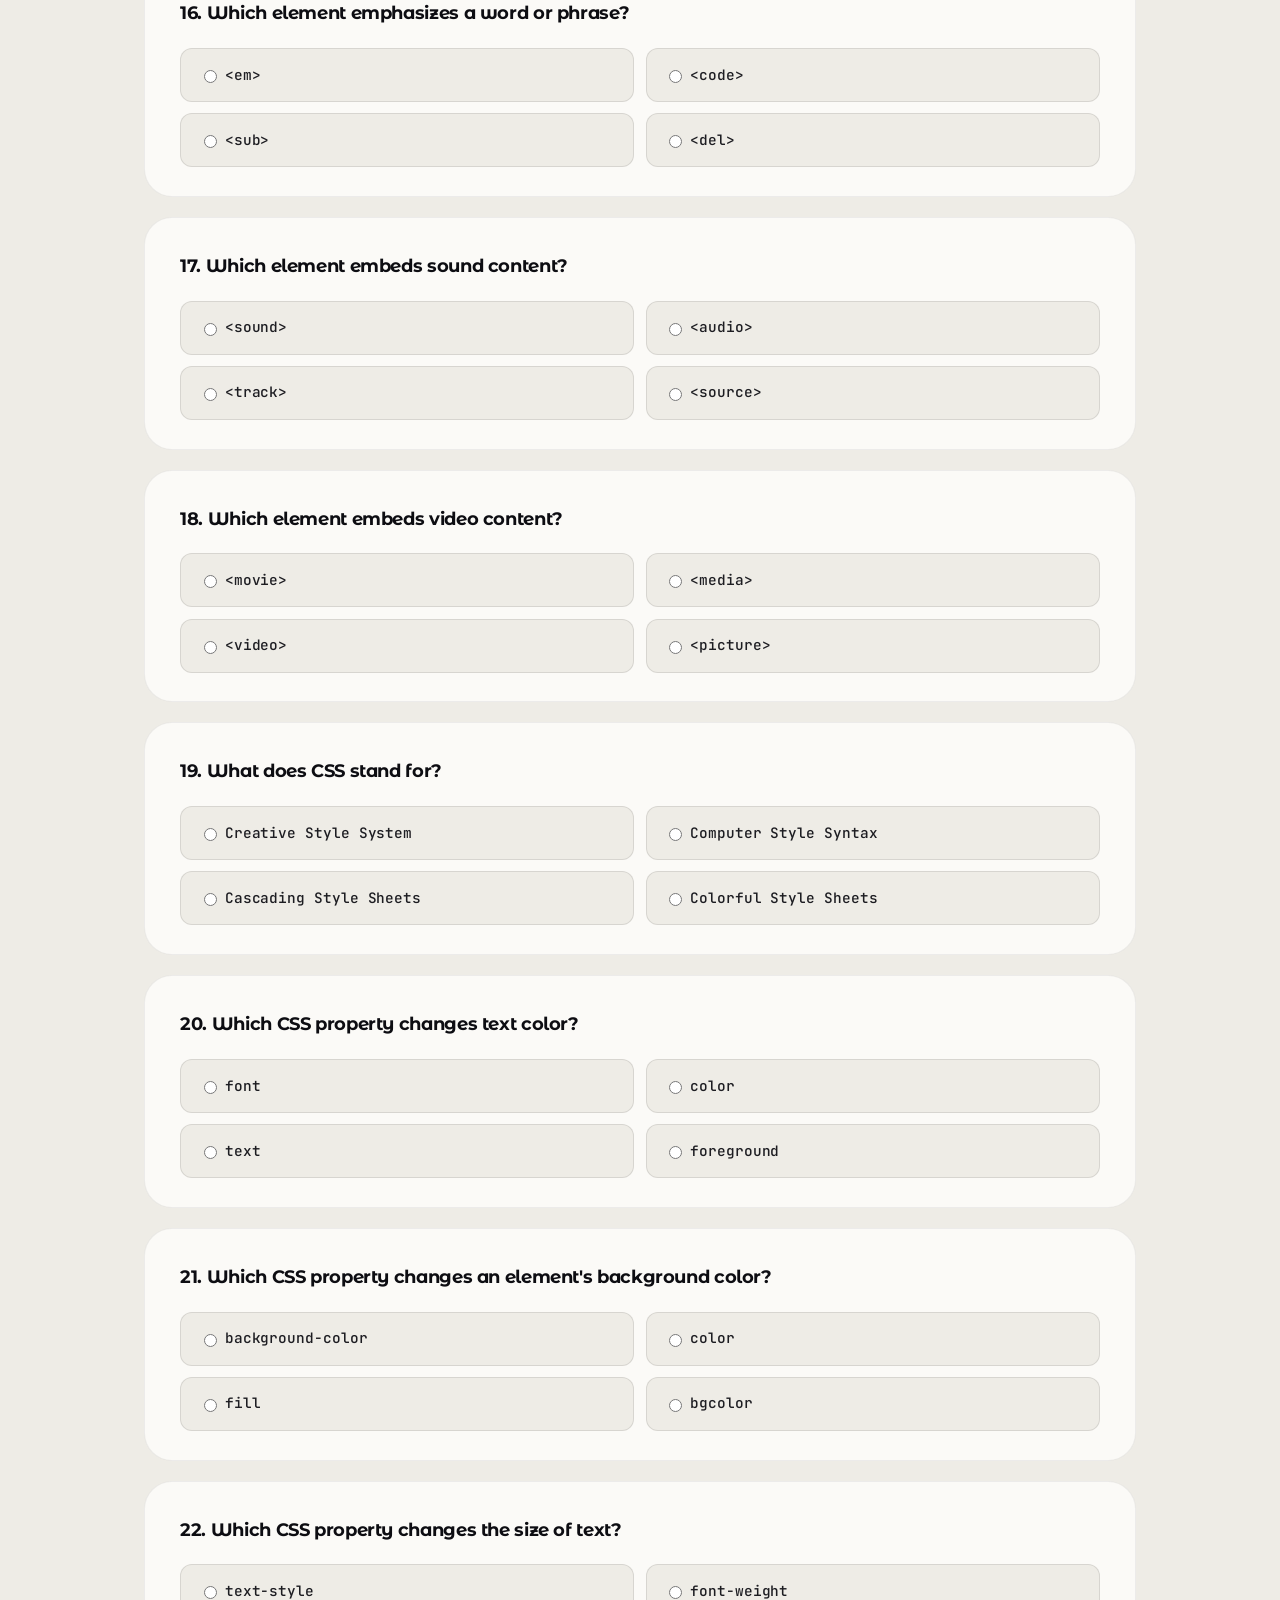
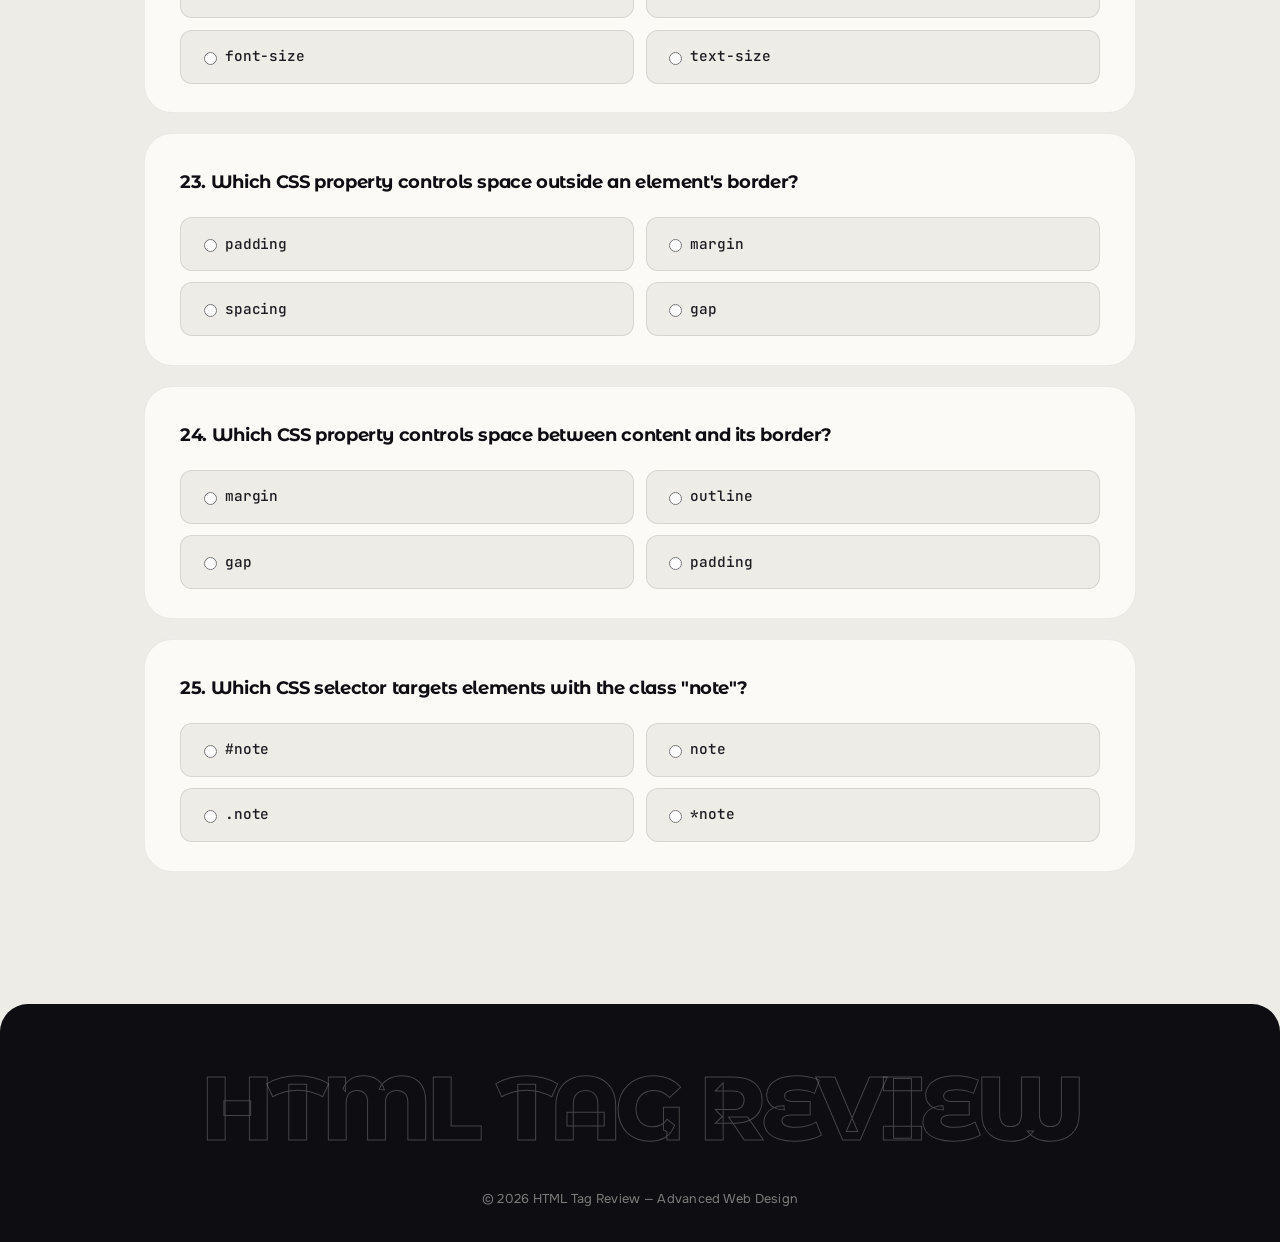
<file: quiz.html>
<!DOCTYPE html>
<html lang="en">
<head>
  <meta charset="UTF-8">
  <meta name="viewport" content="width=device-width, initial-scale=1.0">
  <title>HTML Quiz | HTML Tag Review</title>
  <link rel="preconnect" href="https://fonts.googleapis.com">
  <link rel="preconnect" href="https://fonts.gstatic.com" crossorigin>
  <link href="https://fonts.googleapis.com/css2?family=Montserrat:wght@300;400;500;600;700;800;900&amp;family=Onest:wght@300;400;500;600;700&amp;family=JetBrains+Mono:wght@400;500&amp;display=swap" rel="stylesheet">
  <link rel="stylesheet" href="css/style.css">
  <script>
    (function (d) {
      d.classList.add("fx-js");
      setTimeout(function () { d.classList.add("is-ready"); }, 3000);
    })(document.documentElement);
  </script>
</head>
<body>
  <header>
    <h1>HTML Tag Review</h1>
    <p>A reference guide to HTML tags: definitions, attributes and live examples.</p>
  </header>

  <nav>
    <ul>
      <li><a href="index.html">Home</a></li>
      <li><a href="text.html">Text</a></li>
      <li><a href="lists.html">Lists</a></li>
      <li><a href="tables.html">Tables</a></li>
      <li><a href="forms.html">Forms</a></li>
      <li><a href="media.html">Media</a></li>
      <li><a href="semantic.html">Semantic &amp; Links</a></li>
      <li><a href="quiz.html" aria-current="page">Quiz</a></li>
    </ul>
  </nav>

  <main>
    <div class="fx-label"><b>(08)</b> Quiz &mdash; 25 questions</div>
    <h2>HTML Quiz</h2>
    <p class="quiz-intro">Pick an answer for each question &mdash; you'll see right away whether it was correct.</p>
    <div class="quiz-score" aria-live="polite">
      <span>Score <span class="quiz-score__num" id="quiz-score">0</span></span>
      <span class="quiz-score__track" aria-hidden="true"><span class="quiz-score__fill" id="quiz-progress"></span></span>
      <span class="quiz-score__answered" id="quiz-answered">0 / 25 answered</span>
    </div>
    <form id="quiz-form">
      <fieldset class="quiz-question" data-answer="main">
        <legend>1. Which HTML element represents the main content of a page?</legend>
        <div class="quiz-question__options">
          <label><input type="radio" name="q1" value="header"> &lt;header&gt;</label>
          <label><input type="radio" name="q1" value="main"> &lt;main&gt;</label>
          <label><input type="radio" name="q1" value="nav"> &lt;nav&gt;</label>
          <label><input type="radio" name="q1" value="footer"> &lt;footer&gt;</label>
        </div>
        <p class="quiz-question__result" aria-live="polite"></p>
      </fieldset>
      <fieldset class="quiz-question" data-answer="a">
        <legend>2. Which HTML element creates a hyperlink?</legend>
        <div class="quiz-question__options">
          <label><input type="radio" name="q2" value="p"> &lt;p&gt;</label>
          <label><input type="radio" name="q2" value="a"> &lt;a&gt;</label>
          <label><input type="radio" name="q2" value="div"> &lt;div&gt;</label>
          <label><input type="radio" name="q2" value="span"> &lt;span&gt;</label>
        </div>
        <p class="quiz-question__result" aria-live="polite"></p>
      </fieldset>
      <fieldset class="quiz-question" data-answer="img">
        <legend>3. Which HTML element displays an image?</legend>
        <div class="quiz-question__options">
          <label><input type="radio" name="q3" value="image"> &lt;image&gt;</label>
          <label><input type="radio" name="q3" value="picture"> &lt;picture&gt;</label>
          <label><input type="radio" name="q3" value="img"> &lt;img&gt;</label>
          <label><input type="radio" name="q3" value="src"> &lt;src&gt;</label>
        </div>
        <p class="quiz-question__result" aria-live="polite"></p>
      </fieldset>
      <fieldset class="quiz-question" data-answer="ol">
        <legend>4. Which element creates a numbered list?</legend>
        <div class="quiz-question__options">
          <label><input type="radio" name="q4" value="ul"> &lt;ul&gt;</label>
          <label><input type="radio" name="q4" value="li"> &lt;li&gt;</label>
          <label><input type="radio" name="q4" value="dl"> &lt;dl&gt;</label>
          <label><input type="radio" name="q4" value="ol"> &lt;ol&gt;</label>
        </div>
        <p class="quiz-question__result" aria-live="polite"></p>
      </fieldset>
      <fieldset class="quiz-question" data-answer="ul">
        <legend>5. Which element creates a bulleted list?</legend>
        <div class="quiz-question__options">
          <label><input type="radio" name="q5" value="ol"> &lt;ol&gt;</label>
          <label><input type="radio" name="q5" value="ul"> &lt;ul&gt;</label>
          <label><input type="radio" name="q5" value="li"> &lt;li&gt;</label>
          <label><input type="radio" name="q5" value="table"> &lt;table&gt;</label>
        </div>
        <p class="quiz-question__result" aria-live="polite"></p>
      </fieldset>
      <fieldset class="quiz-question" data-answer="title">
        <legend>6. Which element sets the title shown in a browser tab?</legend>
        <div class="quiz-question__options">
          <label><input type="radio" name="q6" value="h1"> &lt;h1&gt;</label>
          <label><input type="radio" name="q6" value="header"> &lt;header&gt;</label>
          <label><input type="radio" name="q6" value="title"> &lt;title&gt;</label>
          <label><input type="radio" name="q6" value="caption"> &lt;caption&gt;</label>
        </div>
        <p class="quiz-question__result" aria-live="polite"></p>
      </fieldset>
      <fieldset class="quiz-question" data-answer="meta">
        <legend>7. Which element provides metadata about an HTML page?</legend>
        <div class="quiz-question__options">
          <label><input type="radio" name="q7" value="meta"> &lt;meta&gt;</label>
          <label><input type="radio" name="q7" value="data"> &lt;data&gt;</label>
          <label><input type="radio" name="q7" value="aside"> &lt;aside&gt;</label>
          <label><input type="radio" name="q7" value="small"> &lt;small&gt;</label>
        </div>
        <p class="quiz-question__result" aria-live="polite"></p>
      </fieldset>
      <fieldset class="quiz-question" data-answer="h1">
        <legend>8. Which element is commonly used for the main page heading?</legend>
        <div class="quiz-question__options">
          <label><input type="radio" name="q8" value="h6"> &lt;h6&gt;</label>
          <label><input type="radio" name="q8" value="p"> &lt;p&gt;</label>
          <label><input type="radio" name="q8" value="strong"> &lt;strong&gt;</label>
          <label><input type="radio" name="q8" value="h1"> &lt;h1&gt;</label>
        </div>
        <p class="quiz-question__result" aria-live="polite"></p>
      </fieldset>
      <fieldset class="quiz-question" data-answer="href">
        <legend>9. Which attribute gives a link its destination?</legend>
        <div class="quiz-question__options">
          <label><input type="radio" name="q9" value="src"> src</label>
          <label><input type="radio" name="q9" value="alt"> alt</label>
          <label><input type="radio" name="q9" value="href"> href</label>
          <label><input type="radio" name="q9" value="target"> target</label>
        </div>
        <p class="quiz-question__result" aria-live="polite"></p>
      </fieldset>
      <fieldset class="quiz-question" data-answer="alt">
        <legend>10. Which image attribute provides alternative text?</legend>
        <div class="quiz-question__options">
          <label><input type="radio" name="q10" value="title"> title</label>
          <label><input type="radio" name="q10" value="alt"> alt</label>
          <label><input type="radio" name="q10" value="href"> href</label>
          <label><input type="radio" name="q10" value="width"> width</label>
        </div>
        <p class="quiz-question__result" aria-live="polite"></p>
      </fieldset>
      <fieldset class="quiz-question" data-answer="label">
        <legend>11. Which element provides a caption for a form input?</legend>
        <div class="quiz-question__options">
          <label><input type="radio" name="q11" value="legend"> &lt;legend&gt;</label>
          <label><input type="radio" name="q11" value="caption"> &lt;caption&gt;</label>
          <label><input type="radio" name="q11" value="label"> &lt;label&gt;</label>
          <label><input type="radio" name="q11" value="span"> &lt;span&gt;</label>
        </div>
        <p class="quiz-question__result" aria-live="polite"></p>
      </fieldset>
      <fieldset class="quiz-question" data-answer="button">
        <legend>12. Which element creates a clickable button?</legend>
        <div class="quiz-question__options">
          <label><input type="radio" name="q12" value="click"> &lt;click&gt;</label>
          <label><input type="radio" name="q12" value="input"> &lt;input&gt;</label>
          <label><input type="radio" name="q12" value="action"> &lt;action&gt;</label>
          <label><input type="radio" name="q12" value="button"> &lt;button&gt;</label>
        </div>
        <p class="quiz-question__result" aria-live="polite"></p>
      </fieldset>
      <fieldset class="quiz-question" data-answer="tr">
        <legend>13. Which table element represents a row?</legend>
        <div class="quiz-question__options">
          <label><input type="radio" name="q13" value="td"> &lt;td&gt;</label>
          <label><input type="radio" name="q13" value="tr"> &lt;tr&gt;</label>
          <label><input type="radio" name="q13" value="th"> &lt;th&gt;</label>
          <label><input type="radio" name="q13" value="row"> &lt;row&gt;</label>
        </div>
        <p class="quiz-question__result" aria-live="polite"></p>
      </fieldset>
      <fieldset class="quiz-question" data-answer="th">
        <legend>14. Which table element represents a header cell?</legend>
        <div class="quiz-question__options">
          <label><input type="radio" name="q14" value="td"> &lt;td&gt;</label>
          <label><input type="radio" name="q14" value="thead"> &lt;thead&gt;</label>
          <label><input type="radio" name="q14" value="th"> &lt;th&gt;</label>
          <label><input type="radio" name="q14" value="header"> &lt;header&gt;</label>
        </div>
        <p class="quiz-question__result" aria-live="polite"></p>
      </fieldset>
      <fieldset class="quiz-question" data-answer="strong">
        <legend>15. Which element marks text as strongly important?</legend>
        <div class="quiz-question__options">
          <label><input type="radio" name="q15" value="em"> &lt;em&gt;</label>
          <label><input type="radio" name="q15" value="mark"> &lt;mark&gt;</label>
          <label><input type="radio" name="q15" value="small"> &lt;small&gt;</label>
          <label><input type="radio" name="q15" value="strong"> &lt;strong&gt;</label>
        </div>
        <p class="quiz-question__result" aria-live="polite"></p>
      </fieldset>
      <fieldset class="quiz-question" data-answer="em">
        <legend>16. Which element emphasizes a word or phrase?</legend>
        <div class="quiz-question__options">
          <label><input type="radio" name="q16" value="em"> &lt;em&gt;</label>
          <label><input type="radio" name="q16" value="code"> &lt;code&gt;</label>
          <label><input type="radio" name="q16" value="sub"> &lt;sub&gt;</label>
          <label><input type="radio" name="q16" value="del"> &lt;del&gt;</label>
        </div>
        <p class="quiz-question__result" aria-live="polite"></p>
      </fieldset>
      <fieldset class="quiz-question" data-answer="audio">
        <legend>17. Which element embeds sound content?</legend>
        <div class="quiz-question__options">
          <label><input type="radio" name="q17" value="sound"> &lt;sound&gt;</label>
          <label><input type="radio" name="q17" value="audio"> &lt;audio&gt;</label>
          <label><input type="radio" name="q17" value="track"> &lt;track&gt;</label>
          <label><input type="radio" name="q17" value="source"> &lt;source&gt;</label>
        </div>
        <p class="quiz-question__result" aria-live="polite"></p>
      </fieldset>
      <fieldset class="quiz-question" data-answer="video">
        <legend>18. Which element embeds video content?</legend>
        <div class="quiz-question__options">
          <label><input type="radio" name="q18" value="movie"> &lt;movie&gt;</label>
          <label><input type="radio" name="q18" value="media"> &lt;media&gt;</label>
          <label><input type="radio" name="q18" value="video"> &lt;video&gt;</label>
          <label><input type="radio" name="q18" value="picture"> &lt;picture&gt;</label>
        </div>
        <p class="quiz-question__result" aria-live="polite"></p>
      </fieldset>
      <fieldset class="quiz-question" data-answer="cascading style sheets">
        <legend>19. What does CSS stand for?</legend>
        <div class="quiz-question__options">
          <label><input type="radio" name="q19" value="creative style system"> Creative Style System</label>
          <label><input type="radio" name="q19" value="computer style syntax"> Computer Style Syntax</label>
          <label><input type="radio" name="q19" value="cascading style sheets"> Cascading Style Sheets</label>
          <label><input type="radio" name="q19" value="colorful style sheets"> Colorful Style Sheets</label>
        </div>
        <p class="quiz-question__result" aria-live="polite"></p>
      </fieldset>
      <fieldset class="quiz-question" data-answer="color">
        <legend>20. Which CSS property changes text color?</legend>
        <div class="quiz-question__options">
          <label><input type="radio" name="q20" value="font"> font</label>
          <label><input type="radio" name="q20" value="color"> color</label>
          <label><input type="radio" name="q20" value="text"> text</label>
          <label><input type="radio" name="q20" value="foreground"> foreground</label>
        </div>
        <p class="quiz-question__result" aria-live="polite"></p>
      </fieldset>
      <fieldset class="quiz-question" data-answer="background-color">
        <legend>21. Which CSS property changes an element's background color?</legend>
        <div class="quiz-question__options">
          <label><input type="radio" name="q21" value="background-color"> background-color</label>
          <label><input type="radio" name="q21" value="color"> color</label>
          <label><input type="radio" name="q21" value="fill"> fill</label>
          <label><input type="radio" name="q21" value="bgcolor"> bgcolor</label>
        </div>
        <p class="quiz-question__result" aria-live="polite"></p>
      </fieldset>
      <fieldset class="quiz-question" data-answer="font-size">
        <legend>22. Which CSS property changes the size of text?</legend>
        <div class="quiz-question__options">
          <label><input type="radio" name="q22" value="text-style"> text-style</label>
          <label><input type="radio" name="q22" value="font-weight"> font-weight</label>
          <label><input type="radio" name="q22" value="font-size"> font-size</label>
          <label><input type="radio" name="q22" value="text-size"> text-size</label>
        </div>
        <p class="quiz-question__result" aria-live="polite"></p>
      </fieldset>
      <fieldset class="quiz-question" data-answer="margin">
        <legend>23. Which CSS property controls space outside an element's border?</legend>
        <div class="quiz-question__options">
          <label><input type="radio" name="q23" value="padding"> padding</label>
          <label><input type="radio" name="q23" value="margin"> margin</label>
          <label><input type="radio" name="q23" value="spacing"> spacing</label>
          <label><input type="radio" name="q23" value="gap"> gap</label>
        </div>
        <p class="quiz-question__result" aria-live="polite"></p>
      </fieldset>
      <fieldset class="quiz-question" data-answer="padding">
        <legend>24. Which CSS property controls space between content and its border?</legend>
        <div class="quiz-question__options">
          <label><input type="radio" name="q24" value="margin"> margin</label>
          <label><input type="radio" name="q24" value="outline"> outline</label>
          <label><input type="radio" name="q24" value="gap"> gap</label>
          <label><input type="radio" name="q24" value="padding"> padding</label>
        </div>
        <p class="quiz-question__result" aria-live="polite"></p>
      </fieldset>
      <fieldset class="quiz-question" data-answer=".note">
        <legend>25. Which CSS selector targets elements with the class "note"?</legend>
        <div class="quiz-question__options">
          <label><input type="radio" name="q25" value="#note"> #note</label>
          <label><input type="radio" name="q25" value="note"> note</label>
          <label><input type="radio" name="q25" value=".note"> .note</label>
          <label><input type="radio" name="q25" value="*note"> *note</label>
        </div>
        <p class="quiz-question__result" aria-live="polite"></p>
      </fieldset>
    </form>
  </main>

  <footer>
    <p>&copy; 2026 HTML Tag Review &mdash; Advanced Web Design</p>
  </footer>

  <script>
    /* Interactive layer: intro + page fade, hero, pill nav, TOC,
       code windows, home bento, scroll reveal, magnetic buttons, back-to-top. */
    (function () {
      var doc = document.documentElement;
      var reduce = window.matchMedia("(prefers-reduced-motion: reduce)").matches;
      var finePointer = window.matchMedia("(pointer: fine)").matches;
      var header = document.querySelector("body > header");
      var nav = document.querySelector("body > nav");
      var main = document.querySelector("main");
      var footer = document.querySelector("body > footer");
      var pages = [
        { href: "text.html", tags: ["h1–h6", "p", "strong", "em", "br", "span", "mark", "abbr", "blockquote", "small"] },
        { href: "lists.html", tags: ["ul", "ol", "li", "dl", "dt", "dd"] },
        { href: "tables.html", tags: ["table", "caption", "thead", "tbody", "tfoot", "tr", "th", "td"] },
        { href: "forms.html", tags: ["form", "input", "label", "textarea", "select", "option", "button", "fieldset", "legend", "datalist"] },
        { href: "media.html", tags: ["img", "audio", "video", "source", "figure", "figcaption", "picture", "track"] },
        { href: "semantic.html", tags: ["a", "header", "nav", "main", "section", "article", "aside", "footer", "div", "address"] }
      ];

      function el(tag, cls, html) {
        var node = document.createElement(tag);
        if (cls) node.className = cls;
        if (html != null) node.innerHTML = html;
        return node;
      }

      function pad(n) {
        return (n < 10 ? "0" : "") + n;
      }

      /* ---------- hero ---------- */
      var h1 = header.querySelector("h1");
      var title = h1.textContent.trim();
      var words = title.split(/\s+/);
      h1.setAttribute("aria-label", title);
      h1.innerHTML = "";
      var charIndex = 0;
      words.forEach(function (word, w) {
        var wrap = el("span", "fx-word" + (w === words.length - 1 ? " fx-word--outline" : ""));
        wrap.setAttribute("aria-hidden", "true");
        word.split("").forEach(function (ch) {
          var c = el("span", "fx-char");
          c.textContent = ch;
          c.style.transitionDelay = (0.1 + charIndex++ * 0.04) + "s";
          wrap.appendChild(c);
        });
        h1.appendChild(wrap);
        if (w < words.length - 1) h1.appendChild(document.createTextNode(" "));
      });

      header.insertBefore(el("div", "fx-eyebrow", "Advanced Web Design &middot; 2026"), h1);
      header.insertBefore(el("span", "fx-blob fx-blob--a"), header.firstChild);
      header.insertBefore(el("span", "fx-blob fx-blob--b"), header.firstChild);

      var allTags = [];
      pages.forEach(function (p) { allTags = allTags.concat(p.tags); });
      var items = allTags.map(function (t) {
        return '<span class="fx-marquee__item">&lt;' + t + "&gt;</span>";
      }).join("");
      var marquee = el("div", "fx-marquee", '<div class="fx-marquee__track">' + items + items + "</div>");
      marquee.setAttribute("aria-hidden", "true");
      var tagTotal = allTags.length;
      header.insertBefore(el("div", "fx-meta",
        "<span>(Reference guide)</span><span>" + pad(pages.length) + " pages &mdash; " + tagTotal +
        " tags</span><span>Scroll &darr;</span>"), null);
      header.appendChild(marquee);

      header.addEventListener("pointermove", function (e) {
        var r = header.getBoundingClientRect();
        header.style.setProperty("--mx", (e.clientX - r.left) + "px");
        header.style.setProperty("--my", (e.clientY - r.top) + "px");
      });

      /* ---------- pill navigation ---------- */
      var navList = nav.querySelector("ul");
      var navLinks = Array.prototype.slice.call(navList.querySelectorAll("a"));
      var current = nav.querySelector("a[aria-current='page']") || navLinks[0];
      var pill = el("span", "fx-pill");
      navList.insertBefore(pill, navList.firstChild);
      nav.classList.add("fx-nav-js");

      function movePill(link, instant) {
        var li = link.parentNode;
        if (instant) pill.style.transition = "none";
        pill.style.width = li.offsetWidth + "px";
        pill.style.transform = "translateX(" + li.offsetLeft + "px)";
        navLinks.forEach(function (a) { a.classList.toggle("is-on", a === link); });
        if (instant) { pill.offsetWidth; pill.style.transition = ""; }
      }

      movePill(current, true);
      if (current.parentNode.offsetLeft > navList.clientWidth / 2) {
        navList.scrollLeft = current.parentNode.offsetLeft - 20;
      }
      navLinks.forEach(function (a) {
        a.addEventListener("pointerenter", function () { movePill(a); });
        a.addEventListener("focus", function () { movePill(a); });
      });
      navList.addEventListener("pointerleave", function () { movePill(current); });
      window.addEventListener("resize", function () { movePill(current, true); });
      if (document.fonts) document.fonts.ready.then(function () { movePill(current, true); });

      /* ---------- page intro + simple fade between pages ---------- */
      requestAnimationFrame(function () { doc.classList.add("is-ready"); });

      document.addEventListener("click", function (e) {
        var a = e.target.closest("a[href$='.html']");
        if (!a || reduce || e.defaultPrevented || e.metaKey || e.ctrlKey || e.shiftKey || a.target) return;
        e.preventDefault();
        doc.classList.add("is-leaving");
        setTimeout(function () { window.location.href = a.href; }, 250);
      });

      window.addEventListener("pageshow", function (e) {
        if (e.persisted) doc.classList.remove("is-leaving");
      });

      /* ---------- tag pages: TOC + numbered sections ---------- */
      var sections = Array.prototype.slice.call(main.querySelectorAll(":scope > section"));
      var tagHeads = main.querySelectorAll(":scope > section > h3:first-child");
      var tocLinks = [];
      if (tagHeads.length) {
        var toc = el("ul", "fx-toc");
        toc.setAttribute("aria-label", "Tags on this page");
        tagHeads.forEach(function (h3, i) {
          var id = "tag-" + h3.textContent.replace(/[^a-z0-9]+/gi, "-").replace(/^-|-$/g, "").toLowerCase();
          h3.id = id;
          var li = el("li");
          li.style.transitionDelay = (0.75 + i * 0.04) + "s";
          var link = el("a");
          link.href = "#" + id;
          link.textContent = h3.textContent;
          li.appendChild(link);
          toc.appendChild(li);
          tocLinks.push(link);
          h3.insertBefore(el("span", "fx-num", pad(i + 1) + " / " + pad(tagHeads.length)), h3.firstChild);
        });
        var pageTitle = main.querySelector(":scope > h2");
        pageTitle.insertAdjacentElement("afterend", toc);
        var here = location.pathname.split("/").pop();
        var chapter = pages.map(function (p) { return p.href; }).indexOf(here);
        var label = el("div", "fx-label",
          (chapter > -1 ? "<b>(" + pad(chapter + 1) + ")</b> Chapter &mdash; " : "") + tagHeads.length + " tags");
        pageTitle.parentNode.insertBefore(label, pageTitle);

        toc.addEventListener("click", function (e) {
          var link = e.target.closest("a");
          if (!link) return;
          e.preventDefault();
          document.querySelector(link.hash).scrollIntoView({ behavior: reduce ? "auto" : "smooth" });
          history.replaceState(null, "", link.hash);
        });
      }

      /* ---------- code window + side-by-side result ---------- */
      main.querySelectorAll("pre").forEach(function (pre) {
        var win = el("div", "fx-code");
        var bar = el("div", "fx-code__bar", '<i></i><i></i><i></i><span class="fx-code__lang">index.html</span>');
        var btn = el("button", "fx-copy", "Copy");
        btn.type = "button";
        bar.appendChild(btn);
        pre.parentNode.insertBefore(win, pre);
        win.appendChild(bar);
        win.appendChild(pre);

        var result = win.nextElementSibling;
        if (result && result.classList.contains("example-result")) {
          var pair = el("div", "fx-example");
          win.parentNode.insertBefore(pair, win);
          pair.appendChild(win);
          pair.appendChild(result);
        }

        btn.addEventListener("click", function () {
          var done = function () {
            btn.textContent = "Copied";
            btn.classList.add("is-copied");
            setTimeout(function () { btn.textContent = "Copy"; btn.classList.remove("is-copied"); }, 1400);
          };
          if (navigator.clipboard) navigator.clipboard.writeText(pre.innerText).then(done, done);
          else done();
        });
      });

      /* ---------- home: stats + bento built from the pages table ---------- */
      var homeTable = main.querySelector("section table");
      if (!tagHeads.length && homeTable) {
        document.body.classList.add("fx-home");
        main.querySelectorAll(":scope > section > h2").forEach(function (h2, i) {
          h2.parentNode.insertBefore(el("div", "fx-label", "<b>(" + pad(i + 1) + ")</b> " +
            (i ? "Index" : "Manifesto")), h2);
        });
        var total = pages.reduce(function (s, p) { return s + p.tags.length; }, 0);
        var stats = el("div", "fx-stats");
        [[pages.length, "pages"], [total, "tags covered"], [3, "parts per tag"]].forEach(function (s) {
          stats.appendChild(el("div", "fx-stat", '<b data-count="' + s[0] + '">0</b><span>' + s[1] + "</span>"));
        });
        main.querySelector("section").appendChild(stats);

        var cards = el("div", "fx-cards");
        homeTable.querySelectorAll("tbody tr").forEach(function (row, i) {
          var link = row.querySelector("a");
          var info = pages.filter(function (p) { return p.href === link.getAttribute("href"); })[0];
          var tagList = info ? info.tags : [];
          var card = el("a", "fx-card");
          card.href = link.getAttribute("href");
          card.innerHTML =
            '<span class="fx-card__top">' + pad(i + 1) + " &middot; " + (tagList.length ? tagList.length + " tags" : "25 questions") + "</span>" +
            '<span class="fx-card__arrow">&rarr;</span>' +
            '<span class="fx-card__num" aria-hidden="true">' + pad(i + 1) + "</span>" +
            '<span class="fx-card__title">' + link.innerHTML + "</span>" +
            '<span class="fx-card__desc">' + row.cells[1].innerHTML + "</span>" +
            '<span class="fx-card__tags" aria-hidden="true">' +
            tagList.map(function (t) { return "<span>&lt;" + t + "&gt;</span>"; }).join("") + "</span>";
          cards.appendChild(card);
        });
        homeTable.classList.add("fx-sr");
        homeTable.insertAdjacentElement("afterend", cards);
      }

      /* ---------- footer title ---------- */
      var big = el("span", "fx-footer-title", title);
      big.setAttribute("aria-hidden", "true");
      footer.insertBefore(big, footer.firstChild);

      /* ---------- pointer-follow fill on cards ---------- */
      main.addEventListener("pointermove", function (e) {
        var card = e.target.closest(".fx-card");
        if (!card) return;
        var r = card.getBoundingClientRect();
        card.style.setProperty("--mx", (e.clientX - r.left) + "px");
        card.style.setProperty("--my", (e.clientY - r.top) + "px");
      });

      /* ---------- scroll reveal + count-up + active TOC ---------- */
      var revealTargets = main.querySelectorAll(":scope > section, .fx-card, .fx-stat");
      if (!reduce && "IntersectionObserver" in window) {
        revealTargets.forEach(function (node) {
          node.classList.add("fx-reveal");
          if (node.classList.contains("fx-card") || node.classList.contains("fx-stat")) {
            var idx = Array.prototype.indexOf.call(node.parentNode.children, node);
            node.style.transitionDelay = (idx % 3) * 0.1 + "s";
          }
        });
        var io = new IntersectionObserver(function (entries) {
          entries.forEach(function (entry) {
            if (!entry.isIntersecting) return;
            entry.target.classList.add("is-visible");
            entry.target.querySelectorAll("[data-count]").forEach(countUp);
            io.unobserve(entry.target);
          });
        }, { threshold: 0.1, rootMargin: "0px 0px -40px 0px" });
        /* wait for the intro so the first blocks animate in view */
        var observe = function () { revealTargets.forEach(function (node) { io.observe(node); }); };
        if (doc.classList.contains("is-ready")) observe();
        else new MutationObserver(function (m, obs) {
          if (doc.classList.contains("is-ready")) { obs.disconnect(); setTimeout(observe, 300); }
        }).observe(doc, { attributes: true, attributeFilter: ["class"] });
      } else {
        main.querySelectorAll("[data-count]").forEach(function (b) { b.textContent = b.dataset.count; });
      }

      function countUp(b) {
        var end = +b.dataset.count;
        var t0 = performance.now();
        (function tick(now) {
          var p = Math.min(1, (now - t0) / 1400);
          b.textContent = Math.round((1 - Math.pow(1 - p, 3)) * end);
          if (p < 1) requestAnimationFrame(tick);
        })(t0);
      }

      if (tocLinks.length && "IntersectionObserver" in window) {
        var spy = new IntersectionObserver(function (entries) {
          entries.forEach(function (entry) {
            if (!entry.isIntersecting) return;
            var idx = sections.indexOf(entry.target);
            tocLinks.forEach(function (l, i) { l.classList.toggle("is-active", i === idx); });
          });
        }, { rootMargin: "-45% 0px -50% 0px" });
        sections.forEach(function (s) { spy.observe(s); });
      }

      /* ---------- progress bar + back to top ---------- */
      var bar = el("div", "fx-progress");
      document.body.appendChild(bar);
      var top = el("button", "fx-top",
        '<svg viewBox="0 0 54 54" aria-hidden="true"><circle cx="27" cy="27" r="25"/></svg>');
      top.type = "button";
      top.setAttribute("aria-label", "Back to top");
      document.body.appendChild(top);
      var ring = top.querySelector("circle");
      var len = 2 * Math.PI * 25;
      ring.style.strokeDasharray = len;
      top.addEventListener("click", function () {
        window.scrollTo({ top: 0, behavior: reduce ? "auto" : "smooth" });
      });

      var ticking = false;
      function onScroll() {
        var max = doc.scrollHeight - window.innerHeight;
        var p = max > 0 ? window.scrollY / max : 0;
        bar.style.transform = "scaleX(" + p + ")";
        ring.style.strokeDashoffset = len * (1 - p);
        top.classList.toggle("is-shown", window.scrollY > 500);
        ticking = false;
      }
      window.addEventListener("scroll", function () {
        if (!ticking) { ticking = true; requestAnimationFrame(onScroll); }
      }, { passive: true });
      onScroll();

      /* ---------- magnetic buttons ---------- */
      if (finePointer && !reduce) {
        document.querySelectorAll("main button, .fx-top, .fx-card__arrow").forEach(function (m) {
          var host = m.closest(".fx-card") || m;
          host.addEventListener("pointermove", function (e) {
            var r = m.getBoundingClientRect();
            var x = (e.clientX - r.left - r.width / 2) * 0.25;
            var y = (e.clientY - r.top - r.height / 2) * 0.3;
            if (host !== m) { x = Math.max(-14, Math.min(14, x)); y = Math.max(-14, Math.min(14, y)); }
            m.style.translate = x + "px " + y + "px";
          });
          host.addEventListener("pointerleave", function () { m.style.translate = ""; });
        });
      }
    })();
  </script>

  <script>
    /* Quiz: instant feedback on every choice, live score, final result. */
    (function () {
      var quizForm = document.getElementById("quiz-form");
      var quizQuestions = Array.prototype.slice.call(quizForm.querySelectorAll(".quiz-question"));
      var scoreEl = document.getElementById("quiz-score");
      var answeredEl = document.getElementById("quiz-answered");
      var progressEl = document.getElementById("quiz-progress");
      var reduce = window.matchMedia("(prefers-reduced-motion: reduce)").matches;
      var total = quizQuestions.length;
      var score = 0;
      var answered = 0;
      var finalBox = null;

      quizForm.addEventListener("submit", function (event) { event.preventDefault(); });

      function updateScore(bump) {
        scoreEl.textContent = score;
        answeredEl.textContent = answered + " / " + total + " answered";
        progressEl.style.transform = "scaleX(" + answered / total + ")";
        if (bump) {
          scoreEl.classList.remove("is-bump");
          void scoreEl.offsetWidth;
          scoreEl.classList.add("is-bump");
        }
      }

      quizForm.addEventListener("change", function (event) {
        var input = event.target;
        var question = input.closest(".quiz-question");
        if (!question || question.classList.contains("is-answered")) return;

        var correctAnswer = question.getAttribute("data-answer");
        var isCorrect = input.value === correctAnswer;
        var chosenLabel = input.parentNode;
        var correctLabel = question.querySelector('input[value="' + correctAnswer + '"]').parentNode;
        var result = question.querySelector(".quiz-question__result");

        question.classList.add("is-answered", isCorrect ? "is-correct" : "is-incorrect");
        chosenLabel.classList.add("is-chosen", isCorrect ? "is-answer" : "is-wrong");
        correctLabel.classList.add("is-answer");
        question.querySelectorAll("input").forEach(function (i) { i.disabled = true; });

        result.textContent = isCorrect ? "Correct!" : "Incorrect. Correct answer: " + correctLabel.textContent.trim();
        result.classList.add("is-visible");

        answered++;
        if (isCorrect) score++;
        updateScore(isCorrect);

        if (answered === total) showFinal();
      });

      function showFinal() {
        var pct = Math.round(score / total * 100);
        var note = pct === 100 ? "Perfect score — you know your tags!" :
          pct >= 80 ? "Great job — just a few to review." :
          pct >= 50 ? "Not bad — revisit the chapters you missed." :
          "Keep practising — the reference pages will help.";
        finalBox = document.createElement("div");
        finalBox.className = "quiz-final";
        finalBox.setAttribute("aria-live", "polite");
        finalBox.innerHTML = "<h3>You scored <b>" + score + " / " + total + "</b> (" + pct + "%)</h3><p>" + note + "</p>";
        var again = document.createElement("button");
        again.type = "button";
        again.textContent = "Try again";
        again.addEventListener("click", resetQuiz);
        finalBox.appendChild(again);
        quizForm.appendChild(finalBox);
        setTimeout(function () { finalBox.scrollIntoView({ behavior: reduce ? "auto" : "smooth", block: "center" }); }, 400);
      }

      function resetQuiz() {
        score = 0;
        answered = 0;
        quizForm.reset();
        quizQuestions.forEach(function (question) {
          question.classList.remove("is-answered", "is-correct", "is-incorrect");
          question.querySelectorAll("label").forEach(function (l) { l.classList.remove("is-chosen", "is-answer", "is-wrong"); });
          question.querySelectorAll("input").forEach(function (i) { i.disabled = false; });
          var result = question.querySelector(".quiz-question__result");
          result.classList.remove("is-visible");
          result.textContent = "";
        });
        if (finalBox) finalBox.remove();
        finalBox = null;
        updateScore(false);
        window.scrollTo({ top: quizForm.offsetTop - 160, behavior: reduce ? "auto" : "smooth" });
      }

      /* reveal each question card as it scrolls into view */
      if (!reduce && "IntersectionObserver" in window) {
        var io = new IntersectionObserver(function (entries) {
          entries.forEach(function (entry) {
            if (!entry.isIntersecting) return;
            entry.target.classList.add("is-visible");
            io.unobserve(entry.target);
          });
        }, { threshold: 0.1, rootMargin: "0px 0px -40px 0px" });
        quizQuestions.forEach(function (question) {
          question.classList.add("fx-reveal");
          io.observe(question);
        });
      }
    })();
  </script>
</body>
</html>
</file>
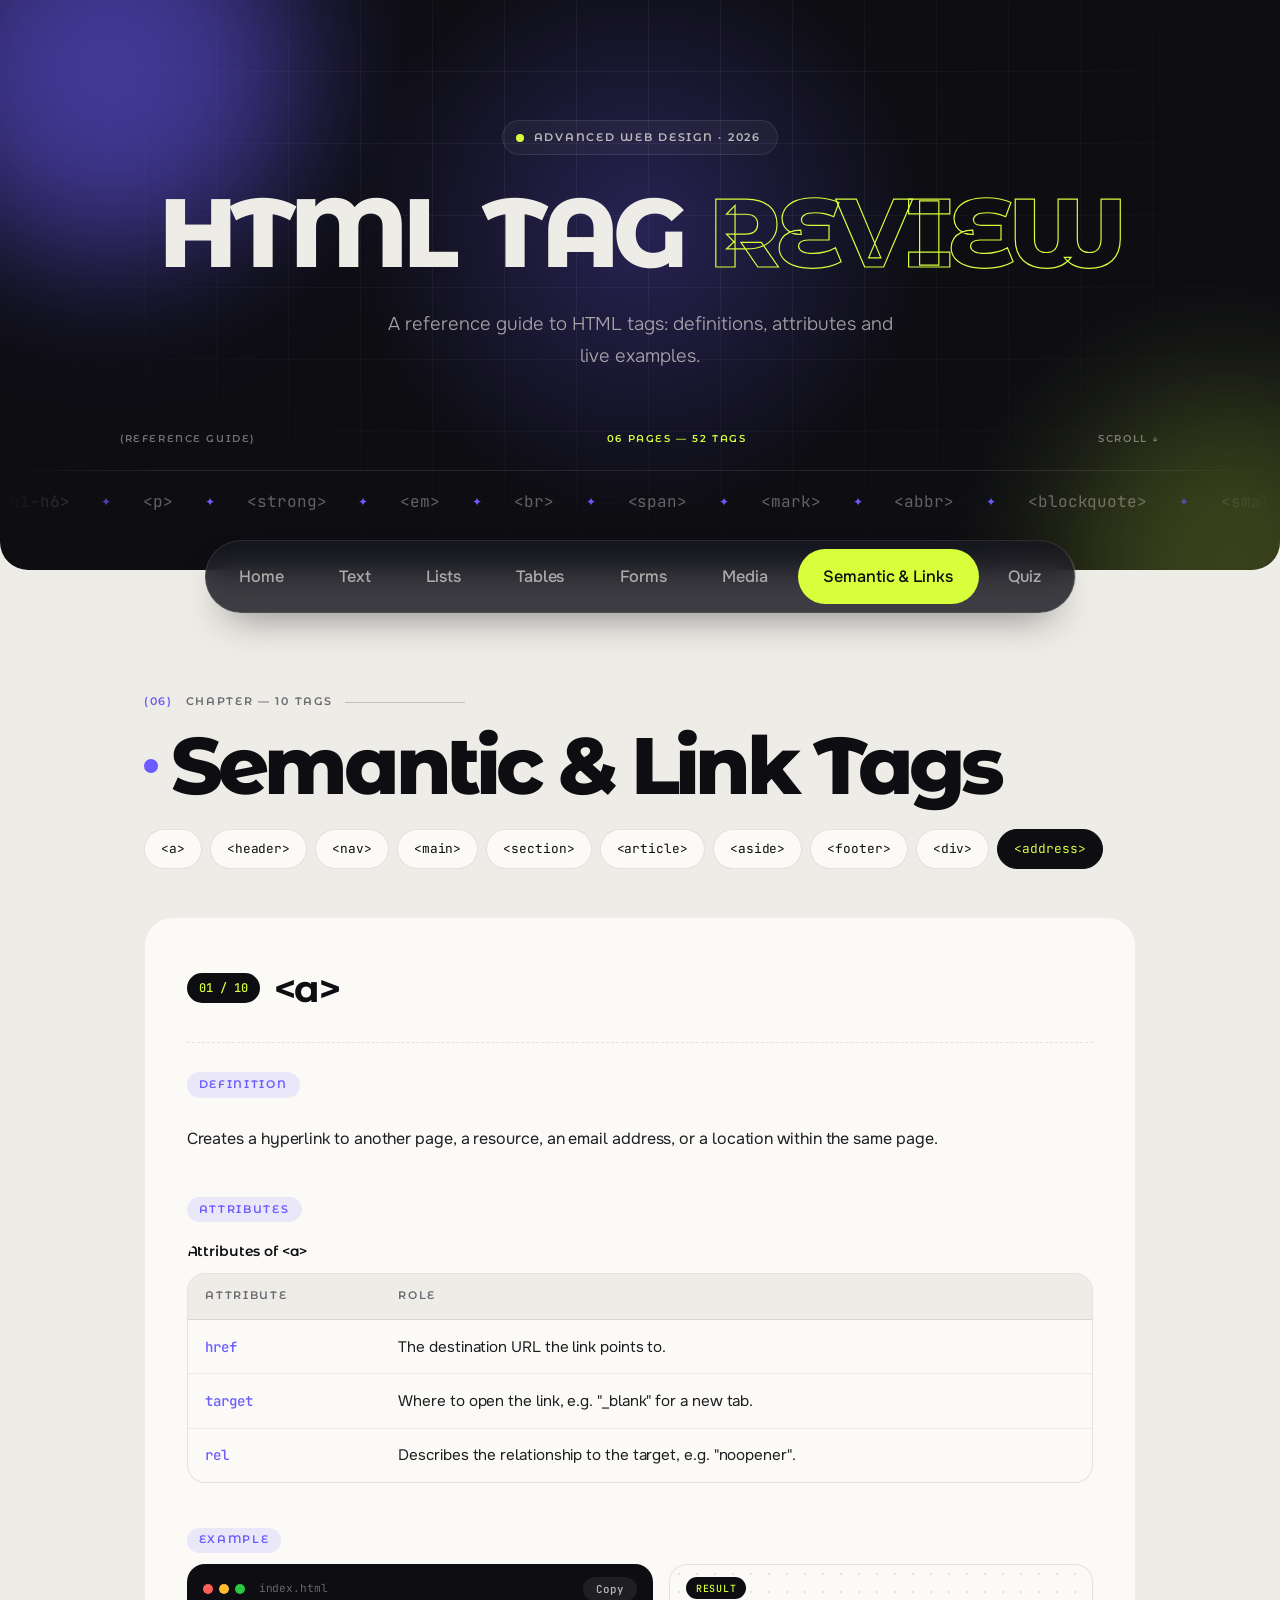
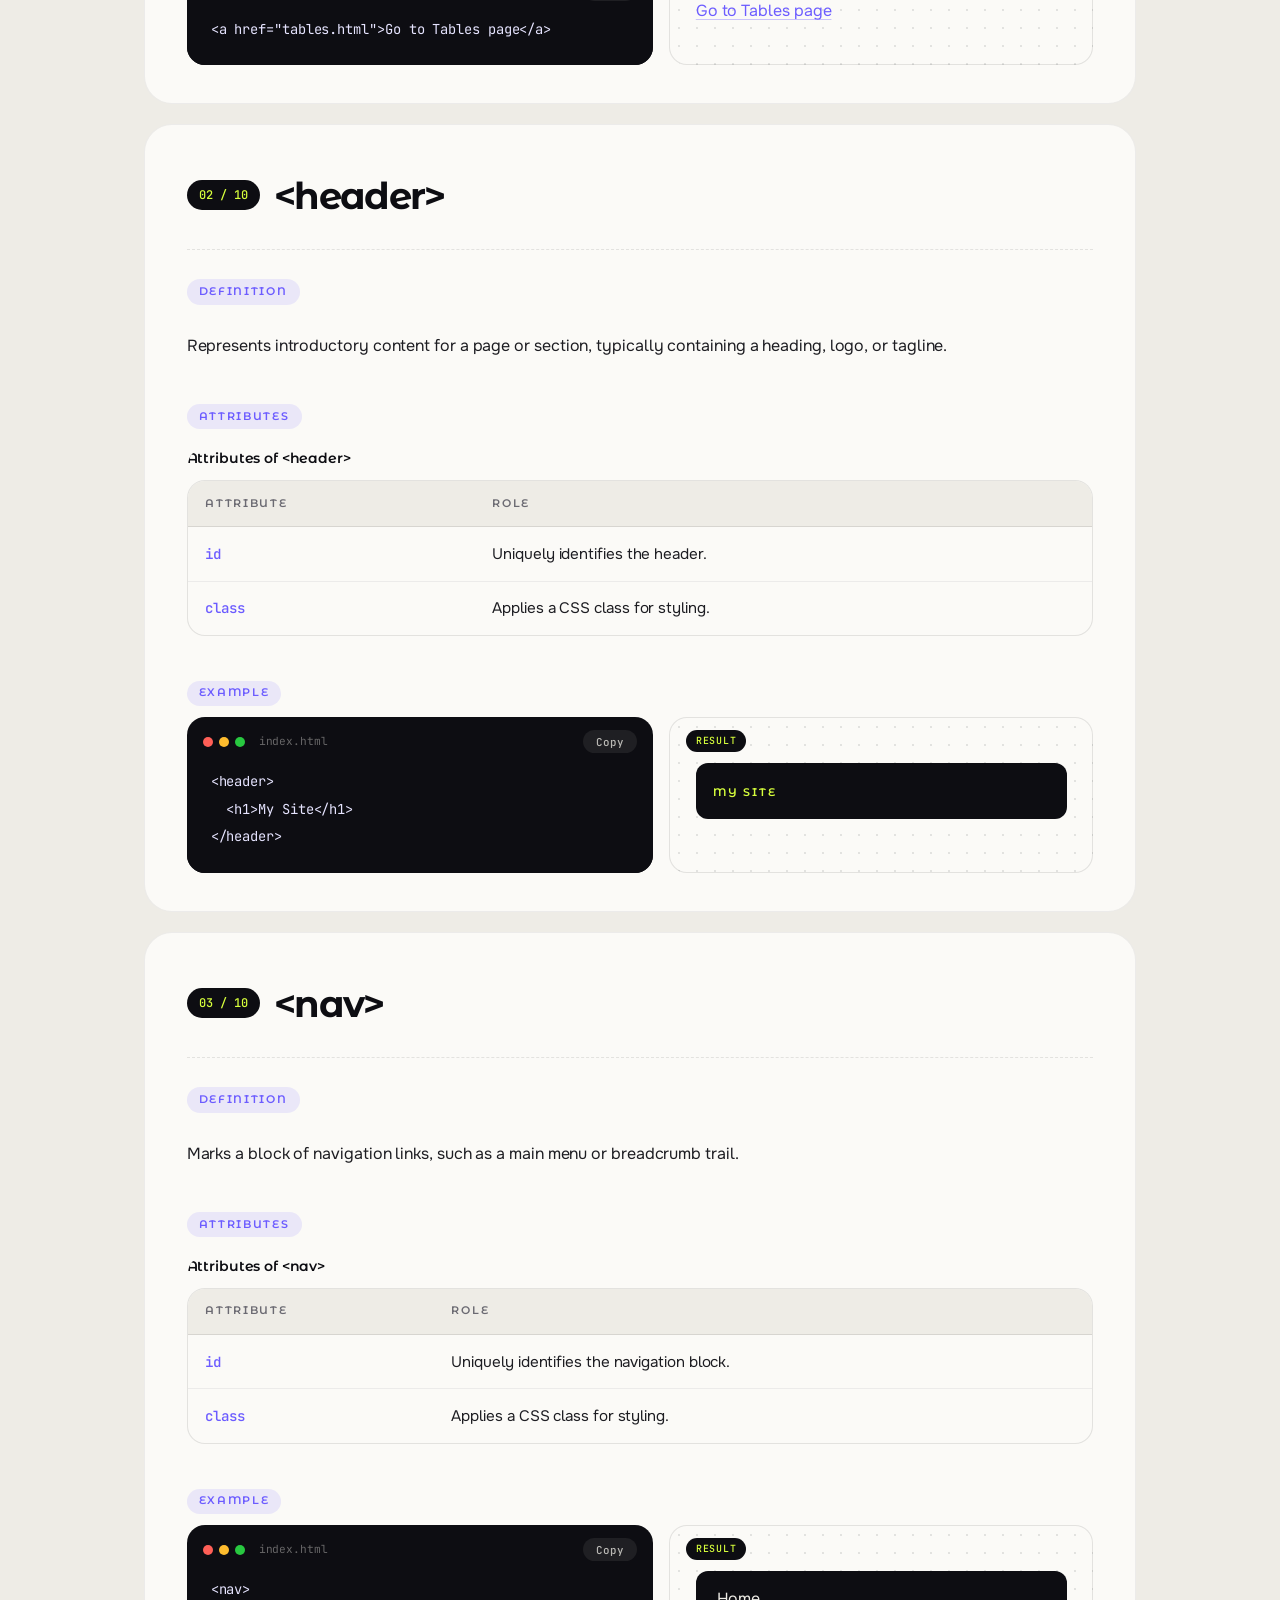
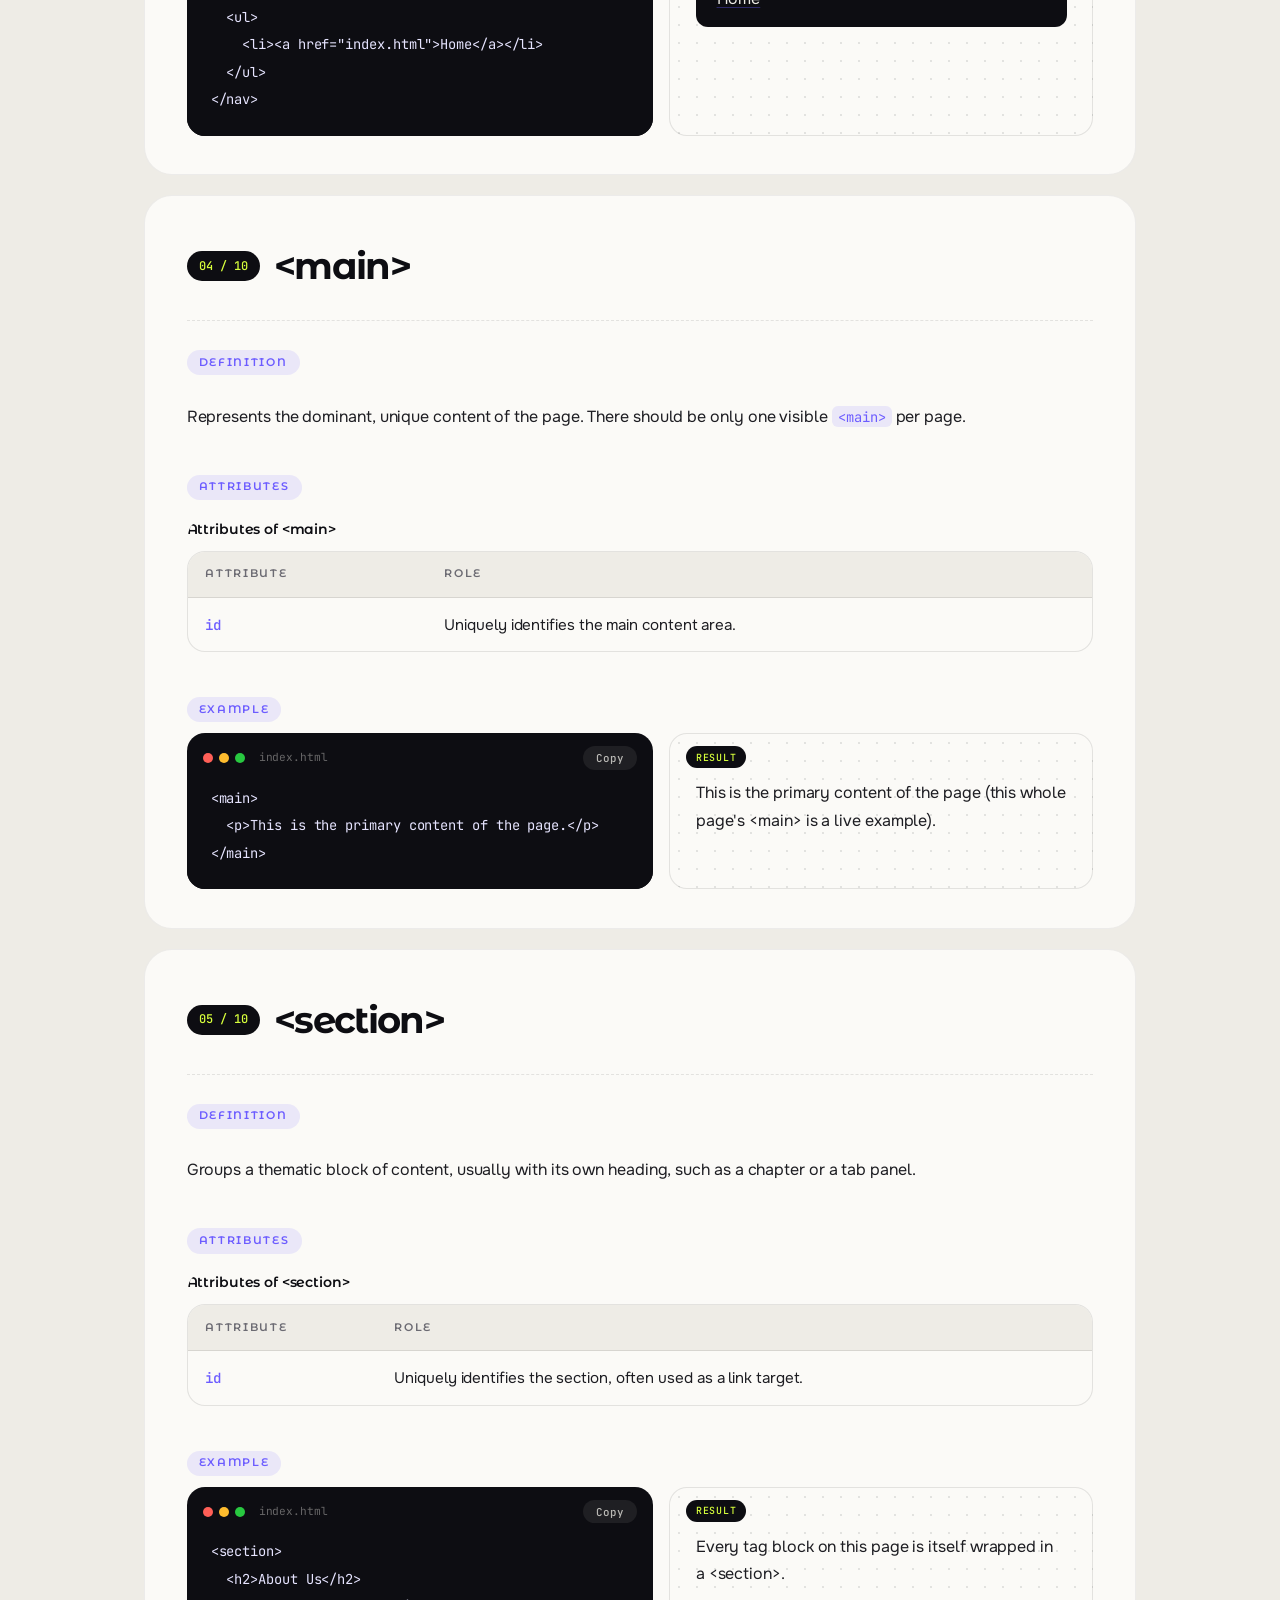
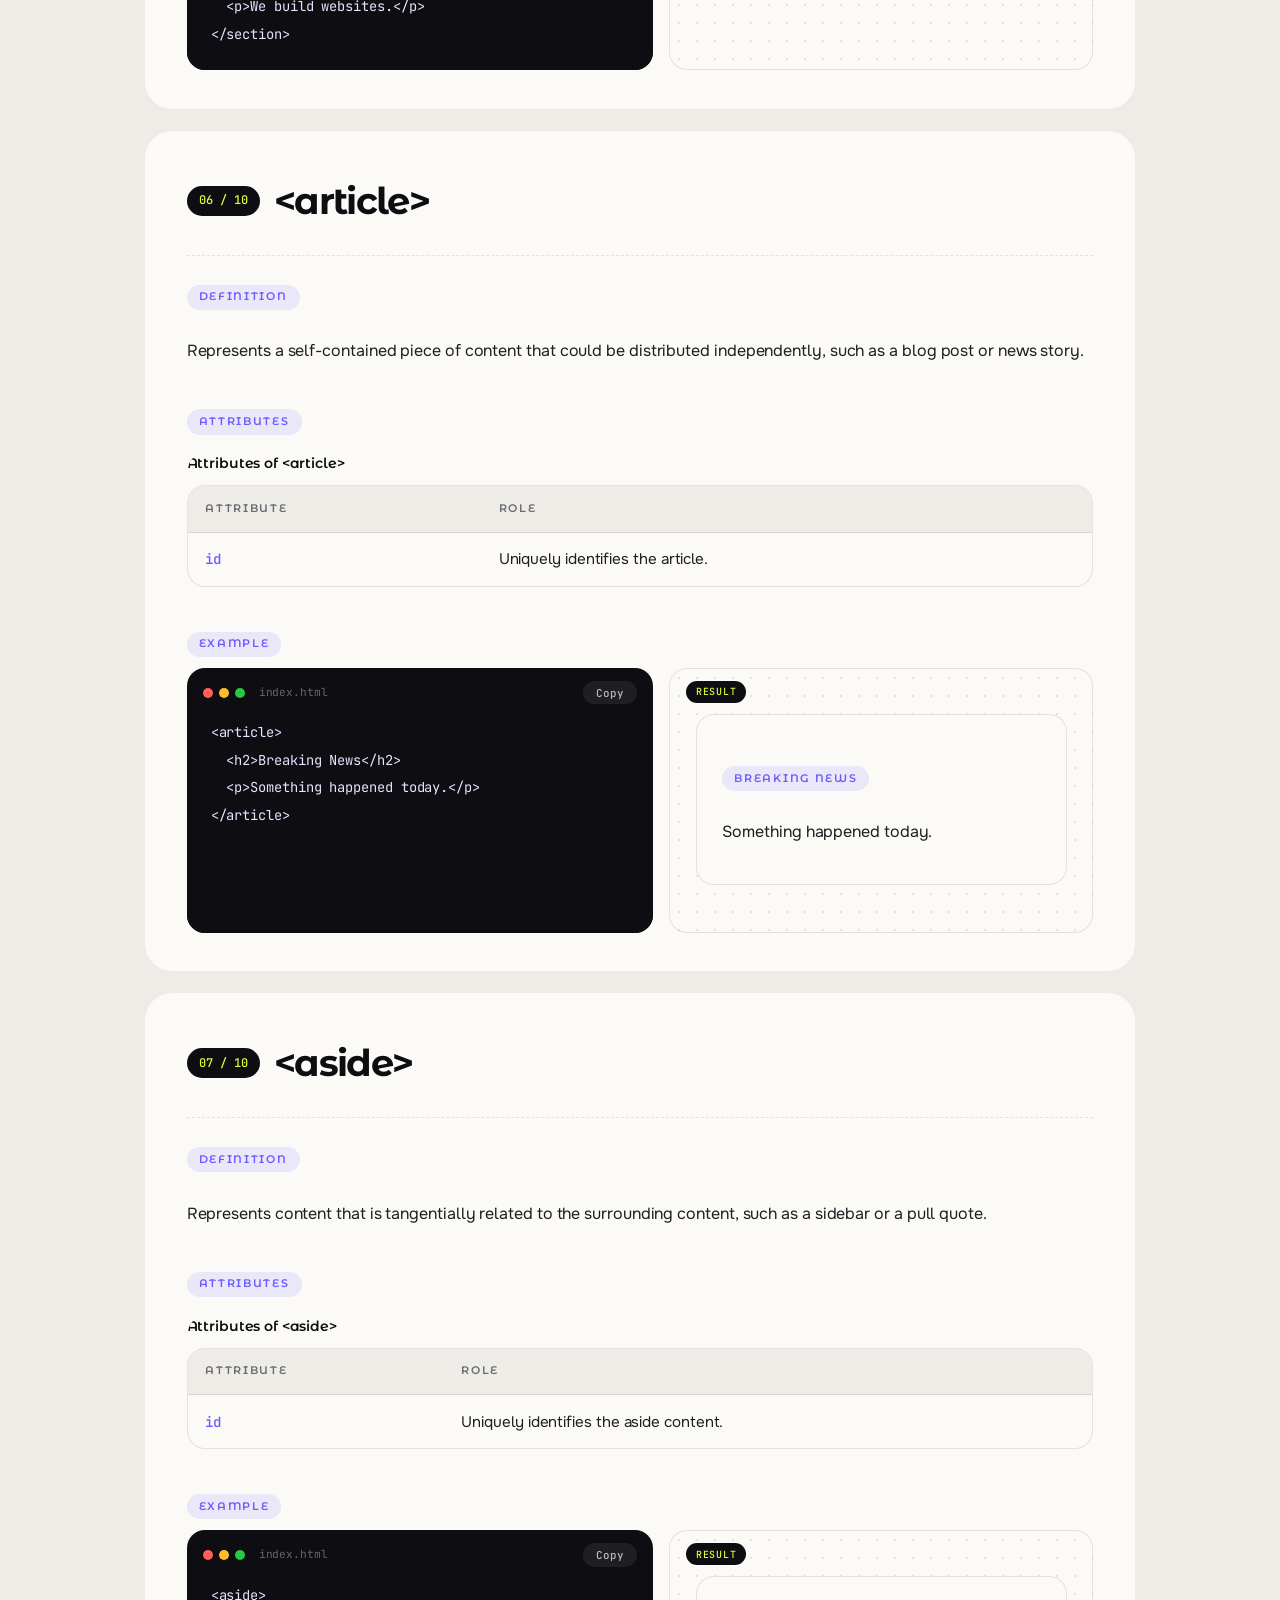
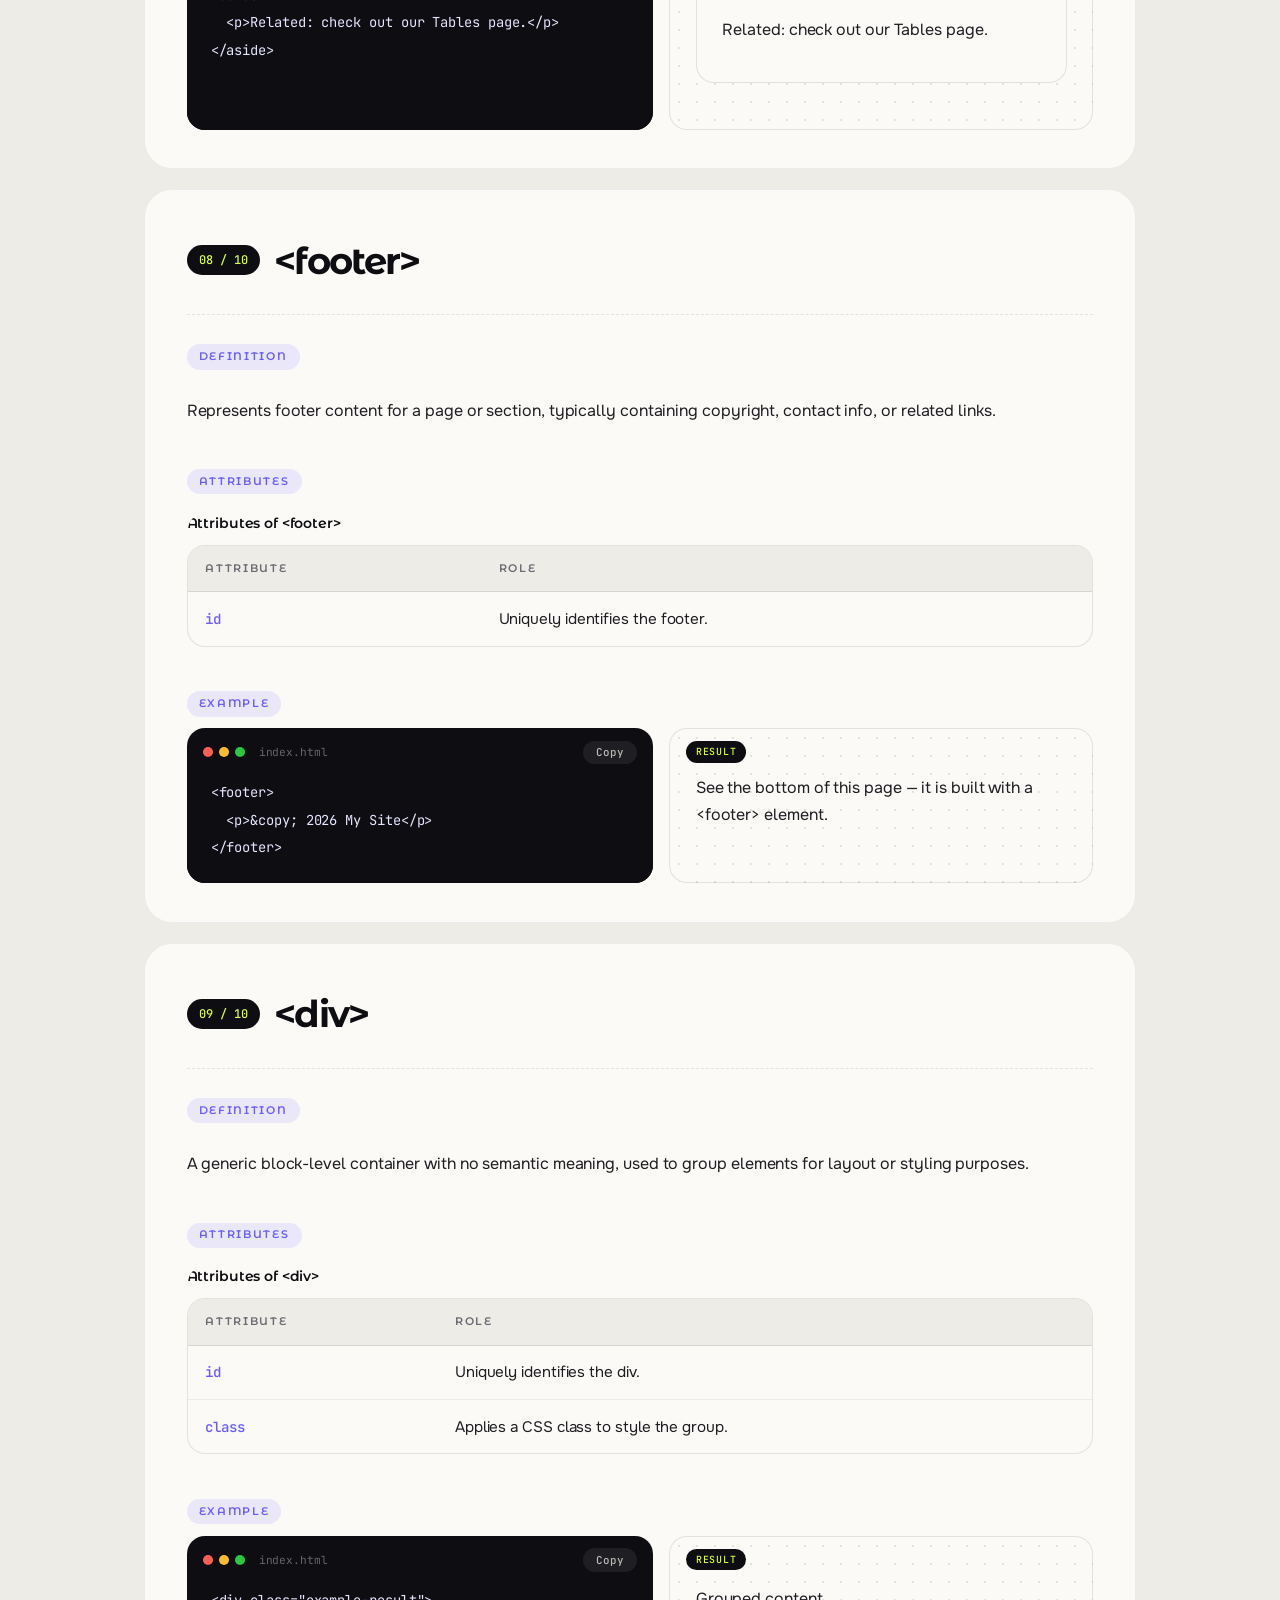
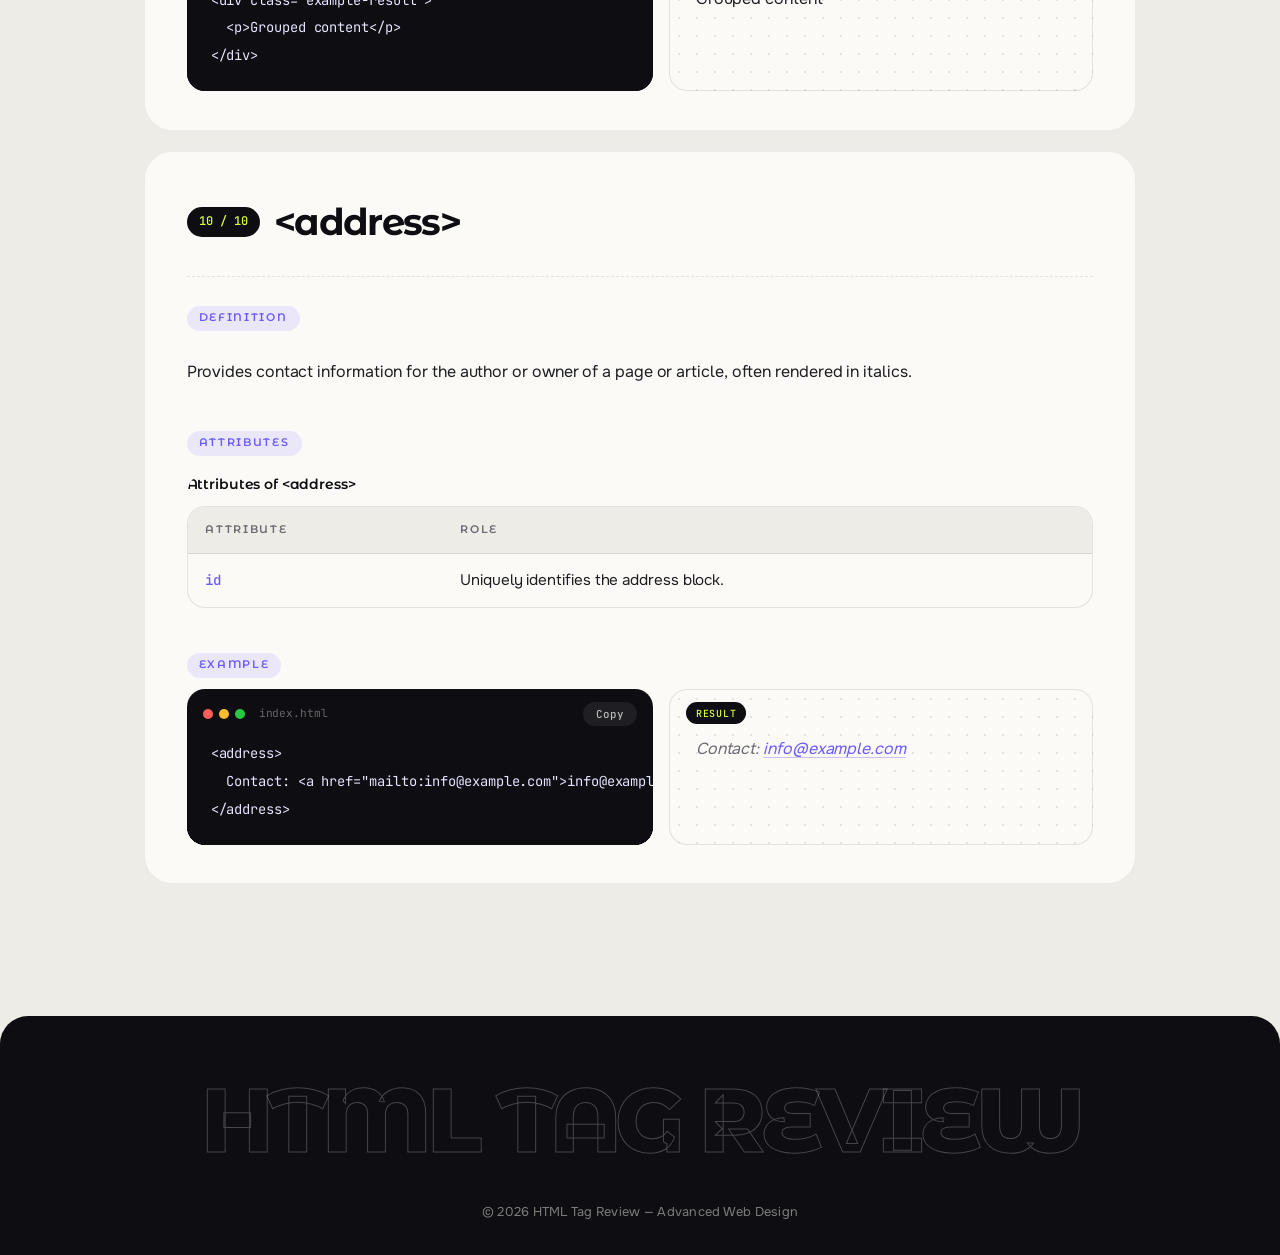
<file: semantic.html>
<!DOCTYPE html>
<html lang="en">
<head>
  <meta charset="UTF-8">
  <meta name="viewport" content="width=device-width, initial-scale=1.0">
  <title>Semantic &amp; Link Tags | HTML Tag Review</title>
    <link rel="preconnect" href="https://fonts.googleapis.com">
  <link rel="preconnect" href="https://fonts.gstatic.com" crossorigin>
  <link href="https://fonts.googleapis.com/css2?family=Montserrat:wght@300;400;500;600;700;800;900&family=Onest:wght@300;400;500;600;700&family=JetBrains+Mono:wght@400;500&display=swap" rel="stylesheet">
<link rel="stylesheet" href="css/style.css">
  <script>
    (function (d) {
      d.classList.add("fx-js");
      setTimeout(function () { d.classList.add("is-ready"); }, 3000);
    })(document.documentElement);
  </script>
</head>
<body>

  <header>
    <h1>HTML Tag Review</h1>
    <p>A reference guide to HTML tags: definitions, attributes and live examples.</p>
  </header>

  <nav>
    <ul>
      <li><a href="index.html">Home</a></li>
      <li><a href="text.html">Text</a></li>
      <li><a href="lists.html">Lists</a></li>
      <li><a href="tables.html">Tables</a></li>
      <li><a href="forms.html">Forms</a></li>
      <li><a href="media.html">Media</a></li>
      <li><a href="semantic.html" aria-current="page">Semantic &amp; Links</a></li>
      <li><a href="quiz.html">Quiz</a></li>
    </ul>
  </nav>

  <main>
    <h2>Semantic &amp; Link Tags</h2>

    <section>
      <h3>&lt;a&gt;</h3>

      <h4>Definition</h4>
      <p>Creates a hyperlink to another page, a resource, an email address, or a location within the same page.</p>

      <h4>Attributes</h4>
      <table>
        <caption>Attributes of &lt;a&gt;</caption>
        <thead>
          <tr><th>Attribute</th><th>Role</th></tr>
        </thead>
        <tbody>
          <tr><td>href</td><td>The destination URL the link points to.</td></tr>
          <tr><td>target</td><td>Where to open the link, e.g. "_blank" for a new tab.</td></tr>
          <tr><td>rel</td><td>Describes the relationship to the target, e.g. "noopener".</td></tr>
        </tbody>
      </table>

      <h4>Example</h4>
      <pre><code>&lt;a href="tables.html"&gt;Go to Tables page&lt;/a&gt;</code></pre>

      <div class="example-result">
        <a href="tables.html">Go to Tables page</a>
      </div>
    </section>

    <section>
      <h3>&lt;header&gt;</h3>

      <h4>Definition</h4>
      <p>Represents introductory content for a page or section, typically containing a heading, logo, or tagline.</p>

      <h4>Attributes</h4>
      <table>
        <caption>Attributes of &lt;header&gt;</caption>
        <thead>
          <tr><th>Attribute</th><th>Role</th></tr>
        </thead>
        <tbody>
          <tr><td>id</td><td>Uniquely identifies the header.</td></tr>
          <tr><td>class</td><td>Applies a CSS class for styling.</td></tr>
        </tbody>
      </table>

      <h4>Example</h4>
      <pre><code>&lt;header&gt;
  &lt;h1&gt;My Site&lt;/h1&gt;
&lt;/header&gt;</code></pre>

      <div class="example-result">
        <header>
          <h4>My Site</h4>
        </header>
      </div>
    </section>

    <section>
      <h3>&lt;nav&gt;</h3>

      <h4>Definition</h4>
      <p>Marks a block of navigation links, such as a main menu or breadcrumb trail.</p>

      <h4>Attributes</h4>
      <table>
        <caption>Attributes of &lt;nav&gt;</caption>
        <thead>
          <tr><th>Attribute</th><th>Role</th></tr>
        </thead>
        <tbody>
          <tr><td>id</td><td>Uniquely identifies the navigation block.</td></tr>
          <tr><td>class</td><td>Applies a CSS class for styling.</td></tr>
        </tbody>
      </table>

      <h4>Example</h4>
      <pre><code>&lt;nav&gt;
  &lt;ul&gt;
    &lt;li&gt;&lt;a href="index.html"&gt;Home&lt;/a&gt;&lt;/li&gt;
  &lt;/ul&gt;
&lt;/nav&gt;</code></pre>

      <div class="example-result">
        <nav>
          <ul>
            <li><a href="index.html">Home</a></li>
          </ul>
        </nav>
      </div>
    </section>

    <section>
      <h3>&lt;main&gt;</h3>

      <h4>Definition</h4>
      <p>Represents the dominant, unique content of the page. There should be only one visible <code>&lt;main&gt;</code> per page.</p>

      <h4>Attributes</h4>
      <table>
        <caption>Attributes of &lt;main&gt;</caption>
        <thead>
          <tr><th>Attribute</th><th>Role</th></tr>
        </thead>
        <tbody>
          <tr><td>id</td><td>Uniquely identifies the main content area.</td></tr>
        </tbody>
      </table>

      <h4>Example</h4>
      <pre><code>&lt;main&gt;
  &lt;p&gt;This is the primary content of the page.&lt;/p&gt;
&lt;/main&gt;</code></pre>

      <div class="example-result">
        <p>This is the primary content of the page (this whole page's &lt;main&gt; is a live example).</p>
      </div>
    </section>

    <section>
      <h3>&lt;section&gt;</h3>

      <h4>Definition</h4>
      <p>Groups a thematic block of content, usually with its own heading, such as a chapter or a tab panel.</p>

      <h4>Attributes</h4>
      <table>
        <caption>Attributes of &lt;section&gt;</caption>
        <thead>
          <tr><th>Attribute</th><th>Role</th></tr>
        </thead>
        <tbody>
          <tr><td>id</td><td>Uniquely identifies the section, often used as a link target.</td></tr>
        </tbody>
      </table>

      <h4>Example</h4>
      <pre><code>&lt;section&gt;
  &lt;h2&gt;About Us&lt;/h2&gt;
  &lt;p&gt;We build websites.&lt;/p&gt;
&lt;/section&gt;</code></pre>

      <div class="example-result">
        <p>Every tag block on this page is itself wrapped in a &lt;section&gt;.</p>
      </div>
    </section>

    <section>
      <h3>&lt;article&gt;</h3>

      <h4>Definition</h4>
      <p>Represents a self-contained piece of content that could be distributed independently, such as a blog post or news story.</p>

      <h4>Attributes</h4>
      <table>
        <caption>Attributes of &lt;article&gt;</caption>
        <thead>
          <tr><th>Attribute</th><th>Role</th></tr>
        </thead>
        <tbody>
          <tr><td>id</td><td>Uniquely identifies the article.</td></tr>
        </tbody>
      </table>

      <h4>Example</h4>
      <pre><code>&lt;article&gt;
  &lt;h2&gt;Breaking News&lt;/h2&gt;
  &lt;p&gt;Something happened today.&lt;/p&gt;
&lt;/article&gt;</code></pre>

      <div class="example-result">
        <article>
          <h4>Breaking News</h4>
          <p>Something happened today.</p>
        </article>
      </div>
    </section>

    <section>
      <h3>&lt;aside&gt;</h3>

      <h4>Definition</h4>
      <p>Represents content that is tangentially related to the surrounding content, such as a sidebar or a pull quote.</p>

      <h4>Attributes</h4>
      <table>
        <caption>Attributes of &lt;aside&gt;</caption>
        <thead>
          <tr><th>Attribute</th><th>Role</th></tr>
        </thead>
        <tbody>
          <tr><td>id</td><td>Uniquely identifies the aside content.</td></tr>
        </tbody>
      </table>

      <h4>Example</h4>
      <pre><code>&lt;aside&gt;
  &lt;p&gt;Related: check out our Tables page.&lt;/p&gt;
&lt;/aside&gt;</code></pre>

      <div class="example-result">
        <aside>
          <p>Related: check out our Tables page.</p>
        </aside>
      </div>
    </section>

    <section>
      <h3>&lt;footer&gt;</h3>

      <h4>Definition</h4>
      <p>Represents footer content for a page or section, typically containing copyright, contact info, or related links.</p>

      <h4>Attributes</h4>
      <table>
        <caption>Attributes of &lt;footer&gt;</caption>
        <thead>
          <tr><th>Attribute</th><th>Role</th></tr>
        </thead>
        <tbody>
          <tr><td>id</td><td>Uniquely identifies the footer.</td></tr>
        </tbody>
      </table>

      <h4>Example</h4>
      <pre><code>&lt;footer&gt;
  &lt;p&gt;&amp;copy; 2026 My Site&lt;/p&gt;
&lt;/footer&gt;</code></pre>

      <div class="example-result">
        <p>See the bottom of this page &mdash; it is built with a &lt;footer&gt; element.</p>
      </div>
    </section>

    <section>
      <h3>&lt;div&gt;</h3>

      <h4>Definition</h4>
      <p>A generic block-level container with no semantic meaning, used to group elements for layout or styling purposes.</p>

      <h4>Attributes</h4>
      <table>
        <caption>Attributes of &lt;div&gt;</caption>
        <thead>
          <tr><th>Attribute</th><th>Role</th></tr>
        </thead>
        <tbody>
          <tr><td>id</td><td>Uniquely identifies the div.</td></tr>
          <tr><td>class</td><td>Applies a CSS class to style the group.</td></tr>
        </tbody>
      </table>

      <h4>Example</h4>
      <pre><code>&lt;div class="example-result"&gt;
  &lt;p&gt;Grouped content&lt;/p&gt;
&lt;/div&gt;</code></pre>

      <div class="example-result">
        <div>
          <p>Grouped content</p>
        </div>
      </div>
    </section>

    <section>
      <h3>&lt;address&gt;</h3>

      <h4>Definition</h4>
      <p>Provides contact information for the author or owner of a page or article, often rendered in italics.</p>

      <h4>Attributes</h4>
      <table>
        <caption>Attributes of &lt;address&gt;</caption>
        <thead>
          <tr><th>Attribute</th><th>Role</th></tr>
        </thead>
        <tbody>
          <tr><td>id</td><td>Uniquely identifies the address block.</td></tr>
        </tbody>
      </table>

      <h4>Example</h4>
      <pre><code>&lt;address&gt;
  Contact: &lt;a href="mailto:info@example.com"&gt;info@example.com&lt;/a&gt;
&lt;/address&gt;</code></pre>

      <div class="example-result">
        <address>
          Contact: <a href="mailto:info@example.com">info@example.com</a>
        </address>
      </div>
    </section>
  </main>

  <footer>
    <p>&copy; 2026 HTML Tag Review &mdash; Advanced Web Design</p>
  </footer>


  <script>
    /* Interactive layer: intro + page fade, hero, pill nav, TOC,
       code windows, home bento, scroll reveal, magnetic buttons, back-to-top. */
    (function () {
      var doc = document.documentElement;
      var reduce = window.matchMedia("(prefers-reduced-motion: reduce)").matches;
      var finePointer = window.matchMedia("(pointer: fine)").matches;
      var header = document.querySelector("body > header");
      var nav = document.querySelector("body > nav");
      var main = document.querySelector("main");
      var footer = document.querySelector("body > footer");
      var pages = [
        { href: "text.html", tags: ["h1–h6", "p", "strong", "em", "br", "span", "mark", "abbr", "blockquote", "small"] },
        { href: "lists.html", tags: ["ul", "ol", "li", "dl", "dt", "dd"] },
        { href: "tables.html", tags: ["table", "caption", "thead", "tbody", "tfoot", "tr", "th", "td"] },
        { href: "forms.html", tags: ["form", "input", "label", "textarea", "select", "option", "button", "fieldset", "legend", "datalist"] },
        { href: "media.html", tags: ["img", "audio", "video", "source", "figure", "figcaption", "picture", "track"] },
        { href: "semantic.html", tags: ["a", "header", "nav", "main", "section", "article", "aside", "footer", "div", "address"] }
      ];

      function el(tag, cls, html) {
        var node = document.createElement(tag);
        if (cls) node.className = cls;
        if (html != null) node.innerHTML = html;
        return node;
      }

      function pad(n) {
        return (n < 10 ? "0" : "") + n;
      }

      /* ---------- hero ---------- */
      var h1 = header.querySelector("h1");
      var title = h1.textContent.trim();
      var words = title.split(/\s+/);
      h1.setAttribute("aria-label", title);
      h1.innerHTML = "";
      var charIndex = 0;
      words.forEach(function (word, w) {
        var wrap = el("span", "fx-word" + (w === words.length - 1 ? " fx-word--outline" : ""));
        wrap.setAttribute("aria-hidden", "true");
        word.split("").forEach(function (ch) {
          var c = el("span", "fx-char");
          c.textContent = ch;
          c.style.transitionDelay = (0.1 + charIndex++ * 0.04) + "s";
          wrap.appendChild(c);
        });
        h1.appendChild(wrap);
        if (w < words.length - 1) h1.appendChild(document.createTextNode(" "));
      });

      header.insertBefore(el("div", "fx-eyebrow", "Advanced Web Design &middot; 2026"), h1);
      header.insertBefore(el("span", "fx-blob fx-blob--a"), header.firstChild);
      header.insertBefore(el("span", "fx-blob fx-blob--b"), header.firstChild);

      var allTags = [];
      pages.forEach(function (p) { allTags = allTags.concat(p.tags); });
      var items = allTags.map(function (t) {
        return '<span class="fx-marquee__item">&lt;' + t + "&gt;</span>";
      }).join("");
      var marquee = el("div", "fx-marquee", '<div class="fx-marquee__track">' + items + items + "</div>");
      marquee.setAttribute("aria-hidden", "true");
      var tagTotal = allTags.length;
      header.insertBefore(el("div", "fx-meta",
        "<span>(Reference guide)</span><span>" + pad(pages.length) + " pages &mdash; " + tagTotal +
        " tags</span><span>Scroll &darr;</span>"), null);
      header.appendChild(marquee);

      header.addEventListener("pointermove", function (e) {
        var r = header.getBoundingClientRect();
        header.style.setProperty("--mx", (e.clientX - r.left) + "px");
        header.style.setProperty("--my", (e.clientY - r.top) + "px");
      });

      /* ---------- pill navigation ---------- */
      var navList = nav.querySelector("ul");
      var navLinks = Array.prototype.slice.call(navList.querySelectorAll("a"));
      var current = nav.querySelector("a[aria-current='page']") || navLinks[0];
      var pill = el("span", "fx-pill");
      navList.insertBefore(pill, navList.firstChild);
      nav.classList.add("fx-nav-js");

      function movePill(link, instant) {
        var li = link.parentNode;
        if (instant) pill.style.transition = "none";
        pill.style.width = li.offsetWidth + "px";
        pill.style.transform = "translateX(" + li.offsetLeft + "px)";
        navLinks.forEach(function (a) { a.classList.toggle("is-on", a === link); });
        if (instant) { pill.offsetWidth; pill.style.transition = ""; }
      }

      movePill(current, true);
      if (current.parentNode.offsetLeft > navList.clientWidth / 2) {
        navList.scrollLeft = current.parentNode.offsetLeft - 20;
      }
      navLinks.forEach(function (a) {
        a.addEventListener("pointerenter", function () { movePill(a); });
        a.addEventListener("focus", function () { movePill(a); });
      });
      navList.addEventListener("pointerleave", function () { movePill(current); });
      window.addEventListener("resize", function () { movePill(current, true); });
      if (document.fonts) document.fonts.ready.then(function () { movePill(current, true); });

      /* ---------- page intro + simple fade between pages ---------- */
      requestAnimationFrame(function () { doc.classList.add("is-ready"); });

      document.addEventListener("click", function (e) {
        var a = e.target.closest("a[href$='.html']");
        if (!a || reduce || e.defaultPrevented || e.metaKey || e.ctrlKey || e.shiftKey || a.target) return;
        e.preventDefault();
        doc.classList.add("is-leaving");
        setTimeout(function () { window.location.href = a.href; }, 250);
      });

      window.addEventListener("pageshow", function (e) {
        if (e.persisted) doc.classList.remove("is-leaving");
      });

      /* ---------- tag pages: TOC + numbered sections ---------- */
      var sections = Array.prototype.slice.call(main.querySelectorAll(":scope > section"));
      var tagHeads = main.querySelectorAll(":scope > section > h3:first-child");
      var tocLinks = [];
      if (tagHeads.length) {
        var toc = el("ul", "fx-toc");
        toc.setAttribute("aria-label", "Tags on this page");
        tagHeads.forEach(function (h3, i) {
          var id = "tag-" + h3.textContent.replace(/[^a-z0-9]+/gi, "-").replace(/^-|-$/g, "").toLowerCase();
          h3.id = id;
          var li = el("li");
          li.style.transitionDelay = (0.75 + i * 0.04) + "s";
          var link = el("a");
          link.href = "#" + id;
          link.textContent = h3.textContent;
          li.appendChild(link);
          toc.appendChild(li);
          tocLinks.push(link);
          h3.insertBefore(el("span", "fx-num", pad(i + 1) + " / " + pad(tagHeads.length)), h3.firstChild);
        });
        var pageTitle = main.querySelector(":scope > h2");
        pageTitle.insertAdjacentElement("afterend", toc);
        var here = location.pathname.split("/").pop();
        var chapter = pages.map(function (p) { return p.href; }).indexOf(here);
        var label = el("div", "fx-label",
          (chapter > -1 ? "<b>(" + pad(chapter + 1) + ")</b> Chapter &mdash; " : "") + tagHeads.length + " tags");
        pageTitle.parentNode.insertBefore(label, pageTitle);

        toc.addEventListener("click", function (e) {
          var link = e.target.closest("a");
          if (!link) return;
          e.preventDefault();
          document.querySelector(link.hash).scrollIntoView({ behavior: reduce ? "auto" : "smooth" });
          history.replaceState(null, "", link.hash);
        });
      }

      /* ---------- code window + side-by-side result ---------- */
      main.querySelectorAll("pre").forEach(function (pre) {
        var win = el("div", "fx-code");
        var bar = el("div", "fx-code__bar", '<i></i><i></i><i></i><span class="fx-code__lang">index.html</span>');
        var btn = el("button", "fx-copy", "Copy");
        btn.type = "button";
        bar.appendChild(btn);
        pre.parentNode.insertBefore(win, pre);
        win.appendChild(bar);
        win.appendChild(pre);

        var result = win.nextElementSibling;
        if (result && result.classList.contains("example-result")) {
          var pair = el("div", "fx-example");
          win.parentNode.insertBefore(pair, win);
          pair.appendChild(win);
          pair.appendChild(result);
        }

        btn.addEventListener("click", function () {
          var done = function () {
            btn.textContent = "Copied";
            btn.classList.add("is-copied");
            setTimeout(function () { btn.textContent = "Copy"; btn.classList.remove("is-copied"); }, 1400);
          };
          if (navigator.clipboard) navigator.clipboard.writeText(pre.innerText).then(done, done);
          else done();
        });
      });

      /* ---------- home: stats + bento built from the pages table ---------- */
      var homeTable = main.querySelector("section table");
      if (!tagHeads.length && homeTable) {
        document.body.classList.add("fx-home");
        main.querySelectorAll(":scope > section > h2").forEach(function (h2, i) {
          h2.parentNode.insertBefore(el("div", "fx-label", "<b>(" + pad(i + 1) + ")</b> " +
            (i ? "Index" : "Manifesto")), h2);
        });
        var total = pages.reduce(function (s, p) { return s + p.tags.length; }, 0);
        var stats = el("div", "fx-stats");
        [[pages.length, "pages"], [total, "tags covered"], [3, "parts per tag"]].forEach(function (s) {
          stats.appendChild(el("div", "fx-stat", '<b data-count="' + s[0] + '">0</b><span>' + s[1] + "</span>"));
        });
        main.querySelector("section").appendChild(stats);

        var cards = el("div", "fx-cards");
        homeTable.querySelectorAll("tbody tr").forEach(function (row, i) {
          var link = row.querySelector("a");
          var info = pages.filter(function (p) { return p.href === link.getAttribute("href"); })[0];
          var tagList = info ? info.tags : [];
          var card = el("a", "fx-card");
          card.href = link.getAttribute("href");
          card.innerHTML =
            '<span class="fx-card__top">' + pad(i + 1) + " &middot; " + (tagList.length ? tagList.length + " tags" : "25 questions") + "</span>" +
            '<span class="fx-card__arrow">&rarr;</span>' +
            '<span class="fx-card__num" aria-hidden="true">' + pad(i + 1) + "</span>" +
            '<span class="fx-card__title">' + link.innerHTML + "</span>" +
            '<span class="fx-card__desc">' + row.cells[1].innerHTML + "</span>" +
            '<span class="fx-card__tags" aria-hidden="true">' +
            tagList.map(function (t) { return "<span>&lt;" + t + "&gt;</span>"; }).join("") + "</span>";
          cards.appendChild(card);
        });
        homeTable.classList.add("fx-sr");
        homeTable.insertAdjacentElement("afterend", cards);
      }

      /* ---------- footer title ---------- */
      var big = el("span", "fx-footer-title", title);
      big.setAttribute("aria-hidden", "true");
      footer.insertBefore(big, footer.firstChild);

      /* ---------- pointer-follow fill on cards ---------- */
      main.addEventListener("pointermove", function (e) {
        var card = e.target.closest(".fx-card");
        if (!card) return;
        var r = card.getBoundingClientRect();
        card.style.setProperty("--mx", (e.clientX - r.left) + "px");
        card.style.setProperty("--my", (e.clientY - r.top) + "px");
      });

      /* ---------- scroll reveal + count-up + active TOC ---------- */
      var revealTargets = main.querySelectorAll(":scope > section, .fx-card, .fx-stat");
      if (!reduce && "IntersectionObserver" in window) {
        revealTargets.forEach(function (node) {
          node.classList.add("fx-reveal");
          if (node.classList.contains("fx-card") || node.classList.contains("fx-stat")) {
            var idx = Array.prototype.indexOf.call(node.parentNode.children, node);
            node.style.transitionDelay = (idx % 3) * 0.1 + "s";
          }
        });
        var io = new IntersectionObserver(function (entries) {
          entries.forEach(function (entry) {
            if (!entry.isIntersecting) return;
            entry.target.classList.add("is-visible");
            entry.target.querySelectorAll("[data-count]").forEach(countUp);
            io.unobserve(entry.target);
          });
        }, { threshold: 0.1, rootMargin: "0px 0px -40px 0px" });
        /* wait for the intro so the first blocks animate in view */
        var observe = function () { revealTargets.forEach(function (node) { io.observe(node); }); };
        if (doc.classList.contains("is-ready")) observe();
        else new MutationObserver(function (m, obs) {
          if (doc.classList.contains("is-ready")) { obs.disconnect(); setTimeout(observe, 300); }
        }).observe(doc, { attributes: true, attributeFilter: ["class"] });
      } else {
        main.querySelectorAll("[data-count]").forEach(function (b) { b.textContent = b.dataset.count; });
      }

      function countUp(b) {
        var end = +b.dataset.count;
        var t0 = performance.now();
        (function tick(now) {
          var p = Math.min(1, (now - t0) / 1400);
          b.textContent = Math.round((1 - Math.pow(1 - p, 3)) * end);
          if (p < 1) requestAnimationFrame(tick);
        })(t0);
      }

      if (tocLinks.length && "IntersectionObserver" in window) {
        var spy = new IntersectionObserver(function (entries) {
          entries.forEach(function (entry) {
            if (!entry.isIntersecting) return;
            var idx = sections.indexOf(entry.target);
            tocLinks.forEach(function (l, i) { l.classList.toggle("is-active", i === idx); });
          });
        }, { rootMargin: "-45% 0px -50% 0px" });
        sections.forEach(function (s) { spy.observe(s); });
      }

      /* ---------- progress bar + back to top ---------- */
      var bar = el("div", "fx-progress");
      document.body.appendChild(bar);
      var top = el("button", "fx-top",
        '<svg viewBox="0 0 54 54" aria-hidden="true"><circle cx="27" cy="27" r="25"/></svg>');
      top.type = "button";
      top.setAttribute("aria-label", "Back to top");
      document.body.appendChild(top);
      var ring = top.querySelector("circle");
      var len = 2 * Math.PI * 25;
      ring.style.strokeDasharray = len;
      top.addEventListener("click", function () {
        window.scrollTo({ top: 0, behavior: reduce ? "auto" : "smooth" });
      });

      var ticking = false;
      function onScroll() {
        var max = doc.scrollHeight - window.innerHeight;
        var p = max > 0 ? window.scrollY / max : 0;
        bar.style.transform = "scaleX(" + p + ")";
        ring.style.strokeDashoffset = len * (1 - p);
        top.classList.toggle("is-shown", window.scrollY > 500);
        ticking = false;
      }
      window.addEventListener("scroll", function () {
        if (!ticking) { ticking = true; requestAnimationFrame(onScroll); }
      }, { passive: true });
      onScroll();

      /* ---------- magnetic buttons ---------- */
      if (finePointer && !reduce) {
        document.querySelectorAll("main button, .fx-top, .fx-card__arrow").forEach(function (m) {
          var host = m.closest(".fx-card") || m;
          host.addEventListener("pointermove", function (e) {
            var r = m.getBoundingClientRect();
            var x = (e.clientX - r.left - r.width / 2) * 0.25;
            var y = (e.clientY - r.top - r.height / 2) * 0.3;
            if (host !== m) { x = Math.max(-14, Math.min(14, x)); y = Math.max(-14, Math.min(14, y)); }
            m.style.translate = x + "px " + y + "px";
          });
          host.addEventListener("pointerleave", function () { m.style.translate = ""; });
        });
      }
    })();
  </script>

</body>
</html>
</file>
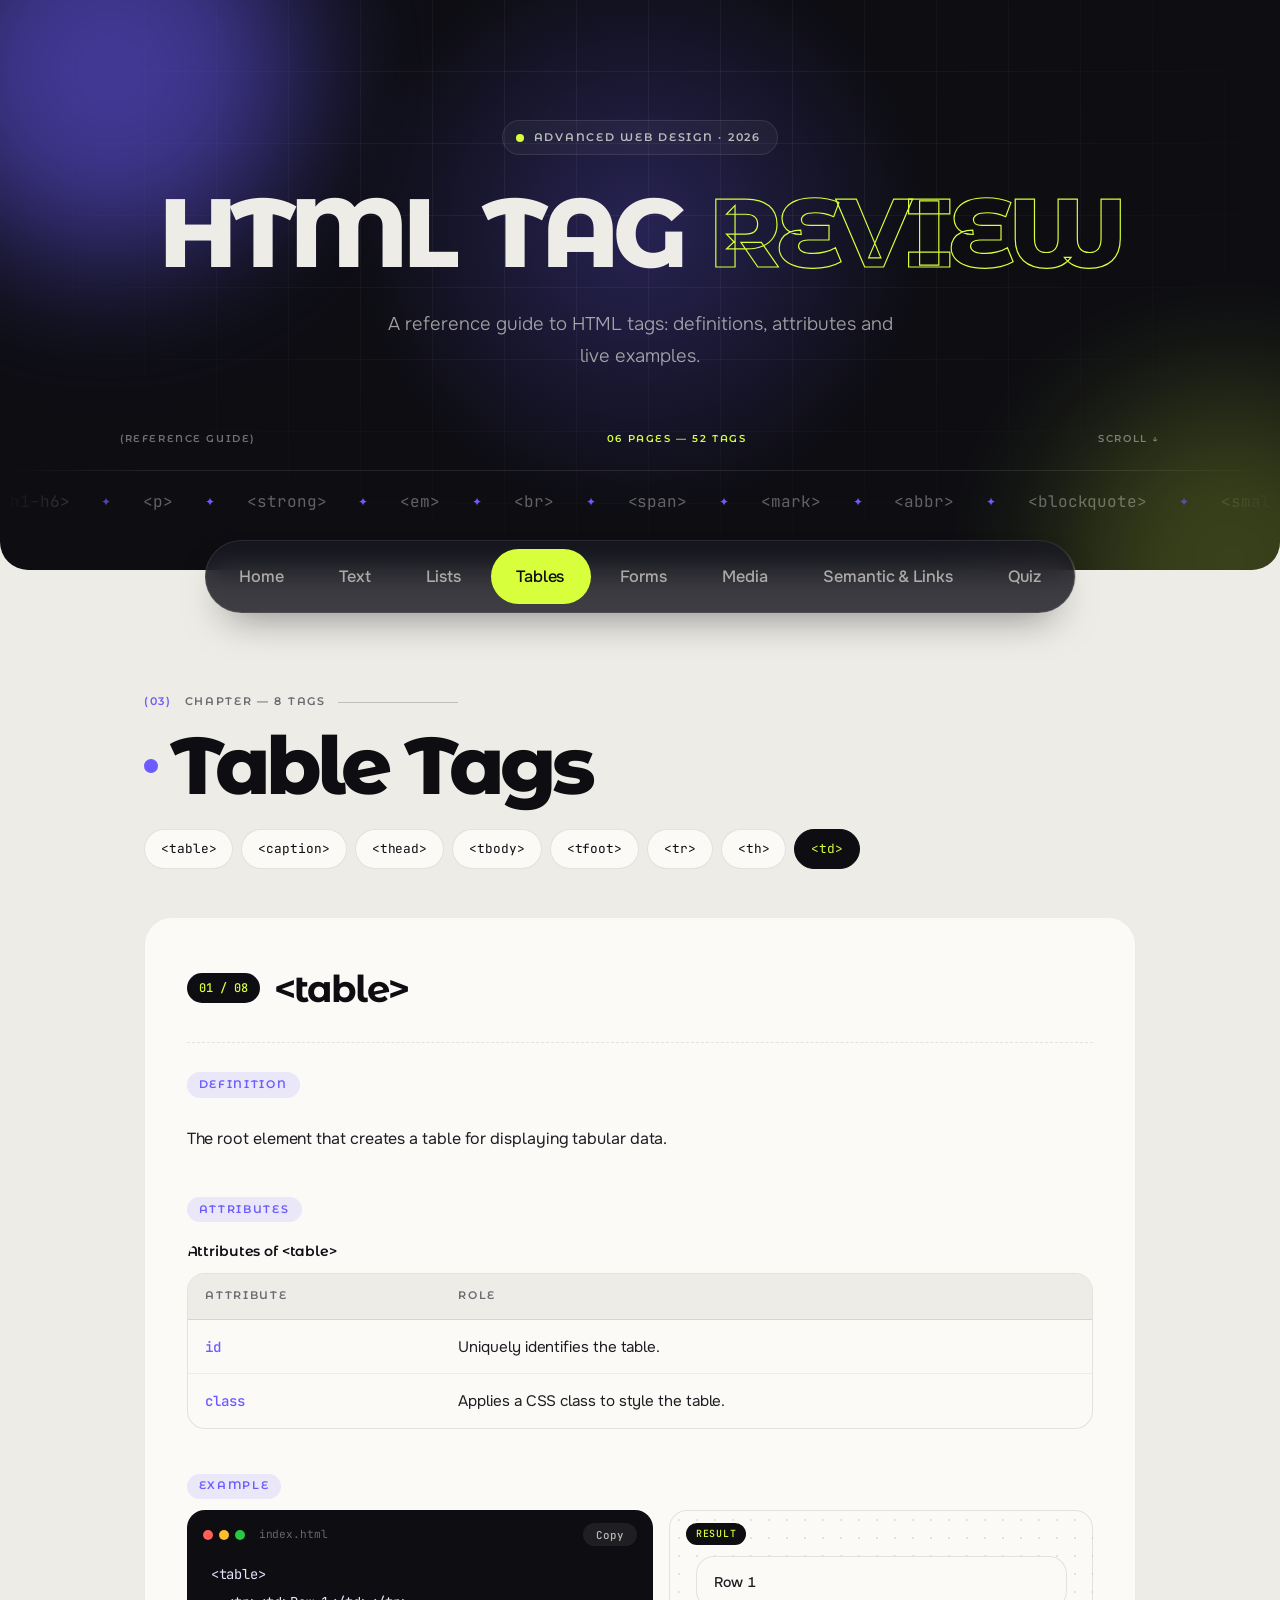
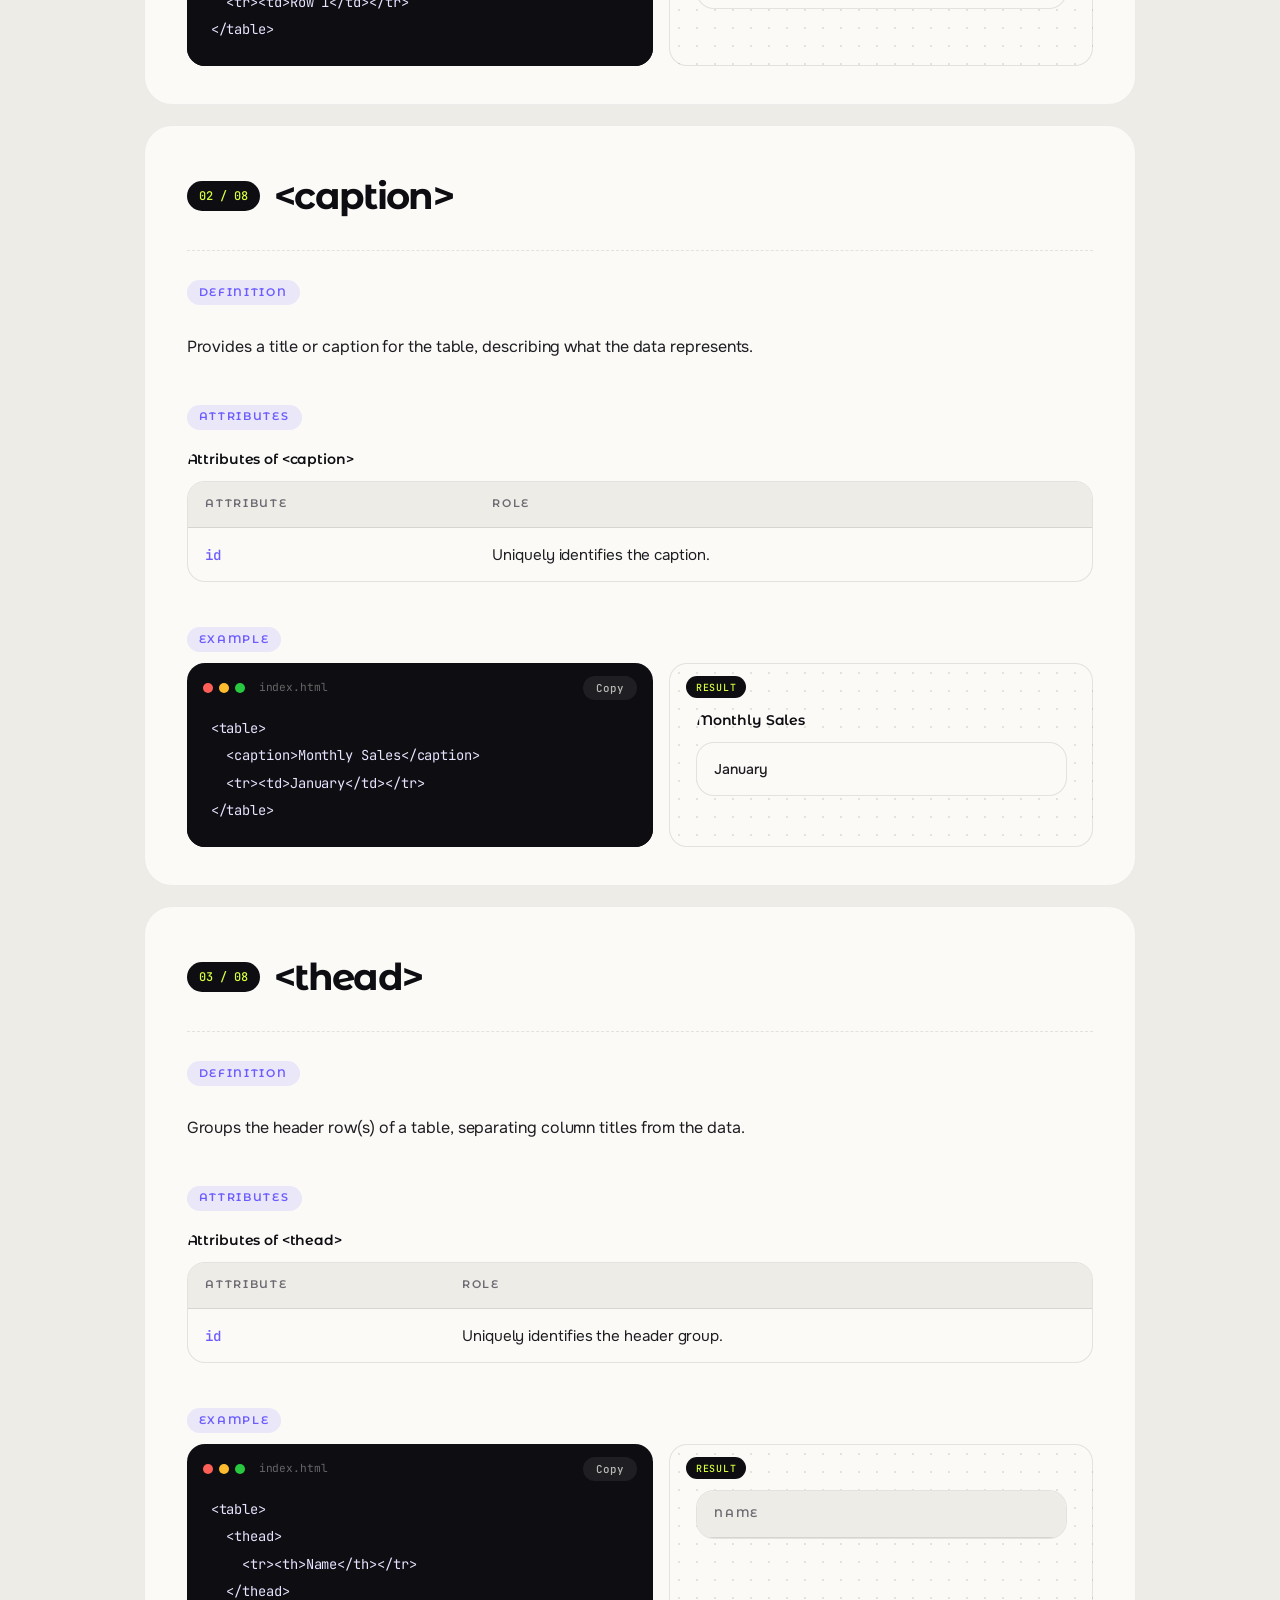
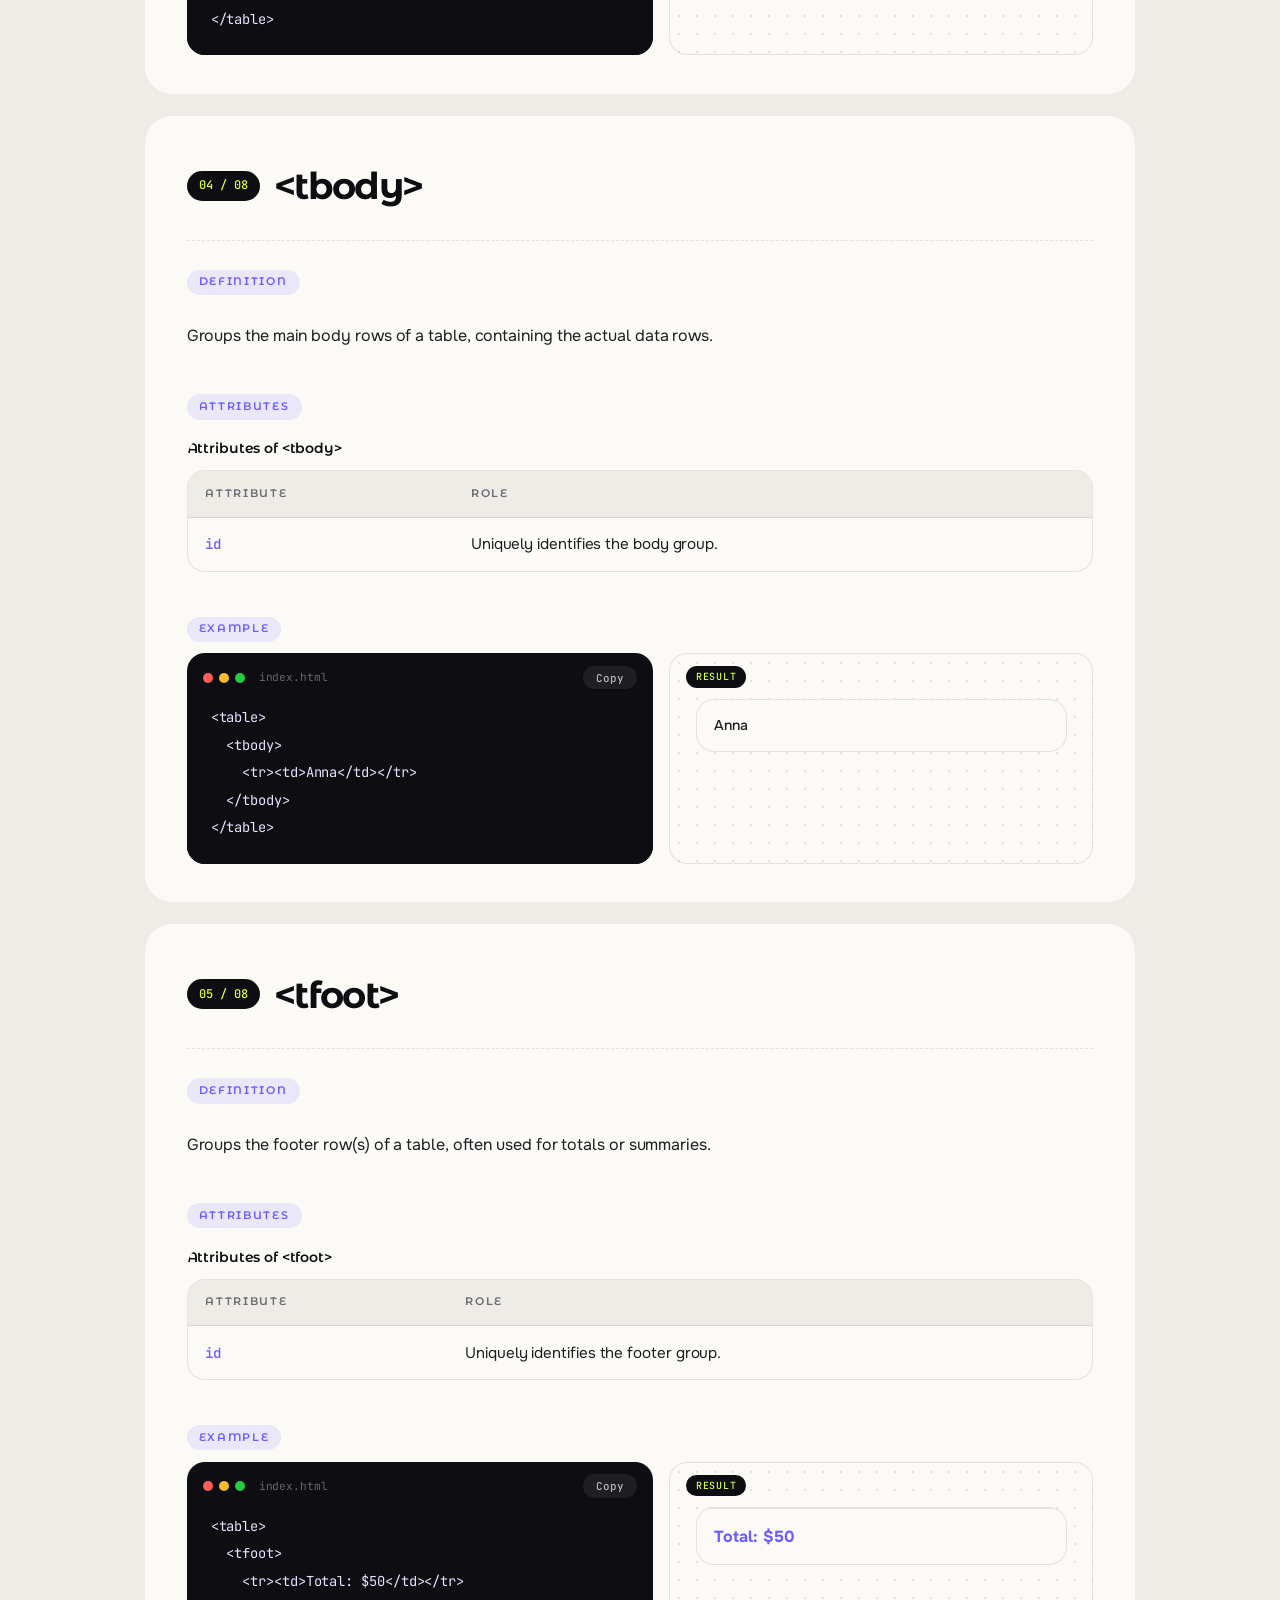
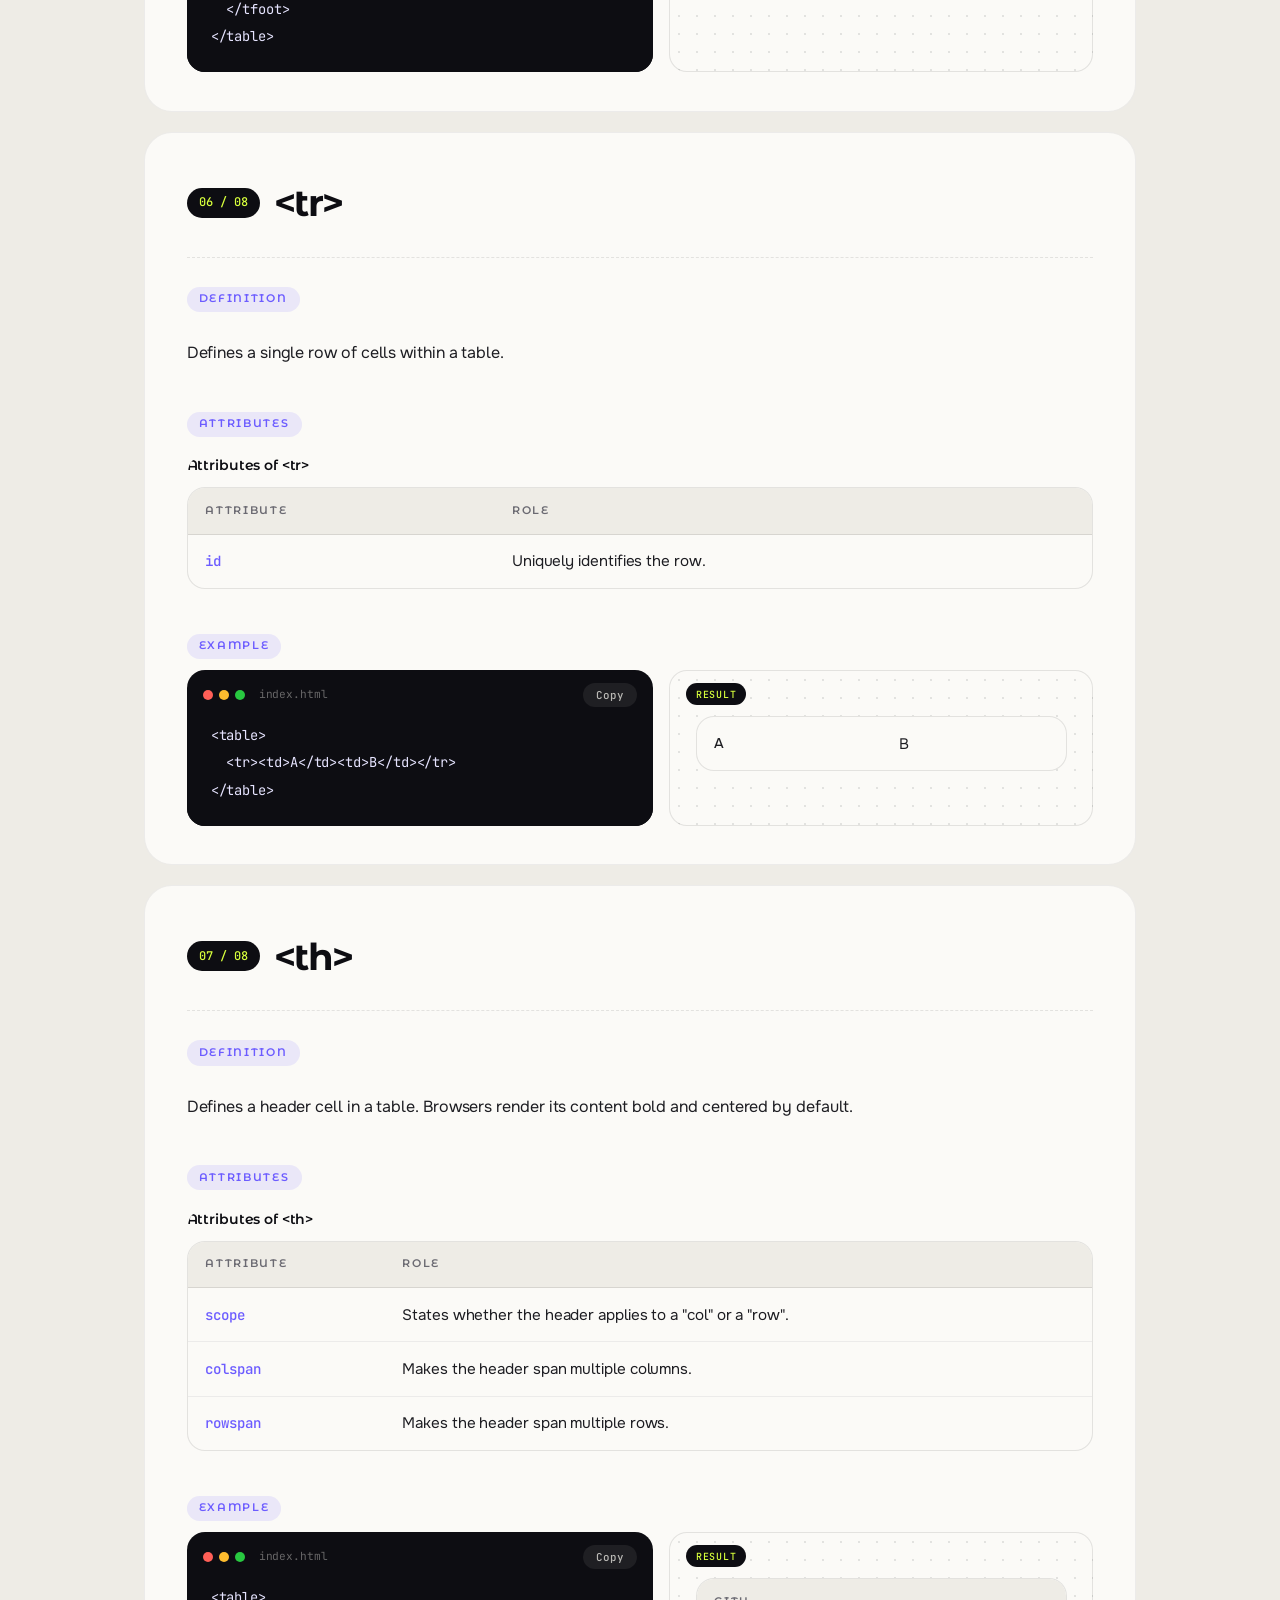
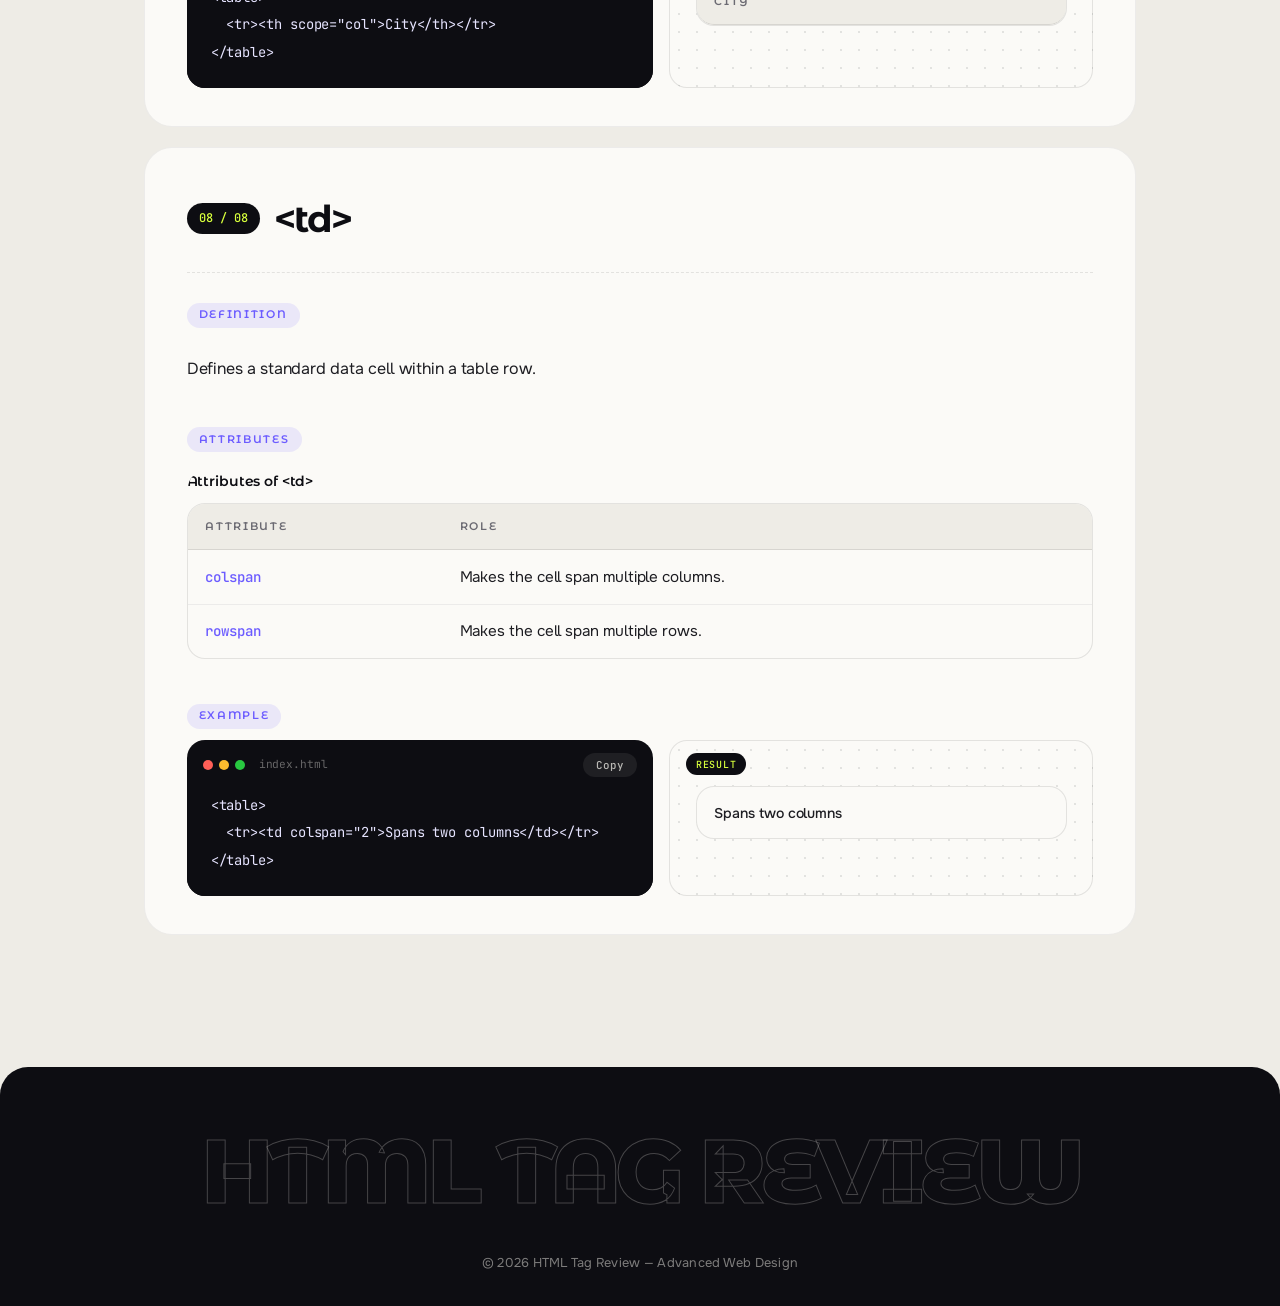
<file: tables.html>
<!DOCTYPE html>
<html lang="en">
<head>
  <meta charset="UTF-8">
  <meta name="viewport" content="width=device-width, initial-scale=1.0">
  <title>Table Tags | HTML Tag Review</title>
    <link rel="preconnect" href="https://fonts.googleapis.com">
  <link rel="preconnect" href="https://fonts.gstatic.com" crossorigin>
  <link href="https://fonts.googleapis.com/css2?family=Montserrat:wght@300;400;500;600;700;800;900&family=Onest:wght@300;400;500;600;700&family=JetBrains+Mono:wght@400;500&display=swap" rel="stylesheet">
<link rel="stylesheet" href="css/style.css">
  <script>
    (function (d) {
      d.classList.add("fx-js");
      setTimeout(function () { d.classList.add("is-ready"); }, 3000);
    })(document.documentElement);
  </script>
</head>
<body>

  <header>
    <h1>HTML Tag Review</h1>
    <p>A reference guide to HTML tags: definitions, attributes and live examples.</p>
  </header>

  <nav>
    <ul>
      <li><a href="index.html">Home</a></li>
      <li><a href="text.html">Text</a></li>
      <li><a href="lists.html">Lists</a></li>
      <li><a href="tables.html" aria-current="page">Tables</a></li>
      <li><a href="forms.html">Forms</a></li>
      <li><a href="media.html">Media</a></li>
      <li><a href="semantic.html">Semantic &amp; Links</a></li>
      <li><a href="quiz.html">Quiz</a></li>
    </ul>
  </nav>

  <main>
    <h2>Table Tags</h2>

    <section>
      <h3>&lt;table&gt;</h3>

      <h4>Definition</h4>
      <p>The root element that creates a table for displaying tabular data.</p>

      <h4>Attributes</h4>
      <table>
        <caption>Attributes of &lt;table&gt;</caption>
        <thead>
          <tr><th>Attribute</th><th>Role</th></tr>
        </thead>
        <tbody>
          <tr><td>id</td><td>Uniquely identifies the table.</td></tr>
          <tr><td>class</td><td>Applies a CSS class to style the table.</td></tr>
        </tbody>
      </table>

      <h4>Example</h4>
      <pre><code>&lt;table&gt;
  &lt;tr&gt;&lt;td&gt;Row 1&lt;/td&gt;&lt;/tr&gt;
&lt;/table&gt;</code></pre>

      <div class="example-result">
        <table>
          <tr><td>Row 1</td></tr>
        </table>
      </div>
    </section>

    <section>
      <h3>&lt;caption&gt;</h3>

      <h4>Definition</h4>
      <p>Provides a title or caption for the table, describing what the data represents.</p>

      <h4>Attributes</h4>
      <table>
        <caption>Attributes of &lt;caption&gt;</caption>
        <thead>
          <tr><th>Attribute</th><th>Role</th></tr>
        </thead>
        <tbody>
          <tr><td>id</td><td>Uniquely identifies the caption.</td></tr>
        </tbody>
      </table>

      <h4>Example</h4>
      <pre><code>&lt;table&gt;
  &lt;caption&gt;Monthly Sales&lt;/caption&gt;
  &lt;tr&gt;&lt;td&gt;January&lt;/td&gt;&lt;/tr&gt;
&lt;/table&gt;</code></pre>

      <div class="example-result">
        <table>
          <caption>Monthly Sales</caption>
          <tr><td>January</td></tr>
        </table>
      </div>
    </section>

    <section>
      <h3>&lt;thead&gt;</h3>

      <h4>Definition</h4>
      <p>Groups the header row(s) of a table, separating column titles from the data.</p>

      <h4>Attributes</h4>
      <table>
        <caption>Attributes of &lt;thead&gt;</caption>
        <thead>
          <tr><th>Attribute</th><th>Role</th></tr>
        </thead>
        <tbody>
          <tr><td>id</td><td>Uniquely identifies the header group.</td></tr>
        </tbody>
      </table>

      <h4>Example</h4>
      <pre><code>&lt;table&gt;
  &lt;thead&gt;
    &lt;tr&gt;&lt;th&gt;Name&lt;/th&gt;&lt;/tr&gt;
  &lt;/thead&gt;
&lt;/table&gt;</code></pre>

      <div class="example-result">
        <table>
          <thead>
            <tr><th>Name</th></tr>
          </thead>
        </table>
      </div>
    </section>

    <section>
      <h3>&lt;tbody&gt;</h3>

      <h4>Definition</h4>
      <p>Groups the main body rows of a table, containing the actual data rows.</p>

      <h4>Attributes</h4>
      <table>
        <caption>Attributes of &lt;tbody&gt;</caption>
        <thead>
          <tr><th>Attribute</th><th>Role</th></tr>
        </thead>
        <tbody>
          <tr><td>id</td><td>Uniquely identifies the body group.</td></tr>
        </tbody>
      </table>

      <h4>Example</h4>
      <pre><code>&lt;table&gt;
  &lt;tbody&gt;
    &lt;tr&gt;&lt;td&gt;Anna&lt;/td&gt;&lt;/tr&gt;
  &lt;/tbody&gt;
&lt;/table&gt;</code></pre>

      <div class="example-result">
        <table>
          <tbody>
            <tr><td>Anna</td></tr>
          </tbody>
        </table>
      </div>
    </section>

    <section>
      <h3>&lt;tfoot&gt;</h3>

      <h4>Definition</h4>
      <p>Groups the footer row(s) of a table, often used for totals or summaries.</p>

      <h4>Attributes</h4>
      <table>
        <caption>Attributes of &lt;tfoot&gt;</caption>
        <thead>
          <tr><th>Attribute</th><th>Role</th></tr>
        </thead>
        <tbody>
          <tr><td>id</td><td>Uniquely identifies the footer group.</td></tr>
        </tbody>
      </table>

      <h4>Example</h4>
      <pre><code>&lt;table&gt;
  &lt;tfoot&gt;
    &lt;tr&gt;&lt;td&gt;Total: $50&lt;/td&gt;&lt;/tr&gt;
  &lt;/tfoot&gt;
&lt;/table&gt;</code></pre>

      <div class="example-result">
        <table>
          <tfoot>
            <tr><td>Total: $50</td></tr>
          </tfoot>
        </table>
      </div>
    </section>

    <section>
      <h3>&lt;tr&gt;</h3>

      <h4>Definition</h4>
      <p>Defines a single row of cells within a table.</p>

      <h4>Attributes</h4>
      <table>
        <caption>Attributes of &lt;tr&gt;</caption>
        <thead>
          <tr><th>Attribute</th><th>Role</th></tr>
        </thead>
        <tbody>
          <tr><td>id</td><td>Uniquely identifies the row.</td></tr>
        </tbody>
      </table>

      <h4>Example</h4>
      <pre><code>&lt;table&gt;
  &lt;tr&gt;&lt;td&gt;A&lt;/td&gt;&lt;td&gt;B&lt;/td&gt;&lt;/tr&gt;
&lt;/table&gt;</code></pre>

      <div class="example-result">
        <table>
          <tr><td>A</td><td>B</td></tr>
        </table>
      </div>
    </section>

    <section>
      <h3>&lt;th&gt;</h3>

      <h4>Definition</h4>
      <p>Defines a header cell in a table. Browsers render its content bold and centered by default.</p>

      <h4>Attributes</h4>
      <table>
        <caption>Attributes of &lt;th&gt;</caption>
        <thead>
          <tr><th>Attribute</th><th>Role</th></tr>
        </thead>
        <tbody>
          <tr><td>scope</td><td>States whether the header applies to a "col" or a "row".</td></tr>
          <tr><td>colspan</td><td>Makes the header span multiple columns.</td></tr>
          <tr><td>rowspan</td><td>Makes the header span multiple rows.</td></tr>
        </tbody>
      </table>

      <h4>Example</h4>
      <pre><code>&lt;table&gt;
  &lt;tr&gt;&lt;th scope="col"&gt;City&lt;/th&gt;&lt;/tr&gt;
&lt;/table&gt;</code></pre>

      <div class="example-result">
        <table>
          <tr><th scope="col">City</th></tr>
        </table>
      </div>
    </section>

    <section>
      <h3>&lt;td&gt;</h3>

      <h4>Definition</h4>
      <p>Defines a standard data cell within a table row.</p>

      <h4>Attributes</h4>
      <table>
        <caption>Attributes of &lt;td&gt;</caption>
        <thead>
          <tr><th>Attribute</th><th>Role</th></tr>
        </thead>
        <tbody>
          <tr><td>colspan</td><td>Makes the cell span multiple columns.</td></tr>
          <tr><td>rowspan</td><td>Makes the cell span multiple rows.</td></tr>
        </tbody>
      </table>

      <h4>Example</h4>
      <pre><code>&lt;table&gt;
  &lt;tr&gt;&lt;td colspan="2"&gt;Spans two columns&lt;/td&gt;&lt;/tr&gt;
&lt;/table&gt;</code></pre>

      <div class="example-result">
        <table>
          <tr><td colspan="2">Spans two columns</td></tr>
        </table>
      </div>
    </section>
  </main>

  <footer>
    <p>&copy; 2026 HTML Tag Review &mdash; Advanced Web Design</p>
  </footer>


  <script>
    /* Interactive layer: intro + page fade, hero, pill nav, TOC,
       code windows, home bento, scroll reveal, magnetic buttons, back-to-top. */
    (function () {
      var doc = document.documentElement;
      var reduce = window.matchMedia("(prefers-reduced-motion: reduce)").matches;
      var finePointer = window.matchMedia("(pointer: fine)").matches;
      var header = document.querySelector("body > header");
      var nav = document.querySelector("body > nav");
      var main = document.querySelector("main");
      var footer = document.querySelector("body > footer");
      var pages = [
        { href: "text.html", tags: ["h1–h6", "p", "strong", "em", "br", "span", "mark", "abbr", "blockquote", "small"] },
        { href: "lists.html", tags: ["ul", "ol", "li", "dl", "dt", "dd"] },
        { href: "tables.html", tags: ["table", "caption", "thead", "tbody", "tfoot", "tr", "th", "td"] },
        { href: "forms.html", tags: ["form", "input", "label", "textarea", "select", "option", "button", "fieldset", "legend", "datalist"] },
        { href: "media.html", tags: ["img", "audio", "video", "source", "figure", "figcaption", "picture", "track"] },
        { href: "semantic.html", tags: ["a", "header", "nav", "main", "section", "article", "aside", "footer", "div", "address"] }
      ];

      function el(tag, cls, html) {
        var node = document.createElement(tag);
        if (cls) node.className = cls;
        if (html != null) node.innerHTML = html;
        return node;
      }

      function pad(n) {
        return (n < 10 ? "0" : "") + n;
      }

      /* ---------- hero ---------- */
      var h1 = header.querySelector("h1");
      var title = h1.textContent.trim();
      var words = title.split(/\s+/);
      h1.setAttribute("aria-label", title);
      h1.innerHTML = "";
      var charIndex = 0;
      words.forEach(function (word, w) {
        var wrap = el("span", "fx-word" + (w === words.length - 1 ? " fx-word--outline" : ""));
        wrap.setAttribute("aria-hidden", "true");
        word.split("").forEach(function (ch) {
          var c = el("span", "fx-char");
          c.textContent = ch;
          c.style.transitionDelay = (0.1 + charIndex++ * 0.04) + "s";
          wrap.appendChild(c);
        });
        h1.appendChild(wrap);
        if (w < words.length - 1) h1.appendChild(document.createTextNode(" "));
      });

      header.insertBefore(el("div", "fx-eyebrow", "Advanced Web Design &middot; 2026"), h1);
      header.insertBefore(el("span", "fx-blob fx-blob--a"), header.firstChild);
      header.insertBefore(el("span", "fx-blob fx-blob--b"), header.firstChild);

      var allTags = [];
      pages.forEach(function (p) { allTags = allTags.concat(p.tags); });
      var items = allTags.map(function (t) {
        return '<span class="fx-marquee__item">&lt;' + t + "&gt;</span>";
      }).join("");
      var marquee = el("div", "fx-marquee", '<div class="fx-marquee__track">' + items + items + "</div>");
      marquee.setAttribute("aria-hidden", "true");
      var tagTotal = allTags.length;
      header.insertBefore(el("div", "fx-meta",
        "<span>(Reference guide)</span><span>" + pad(pages.length) + " pages &mdash; " + tagTotal +
        " tags</span><span>Scroll &darr;</span>"), null);
      header.appendChild(marquee);

      header.addEventListener("pointermove", function (e) {
        var r = header.getBoundingClientRect();
        header.style.setProperty("--mx", (e.clientX - r.left) + "px");
        header.style.setProperty("--my", (e.clientY - r.top) + "px");
      });

      /* ---------- pill navigation ---------- */
      var navList = nav.querySelector("ul");
      var navLinks = Array.prototype.slice.call(navList.querySelectorAll("a"));
      var current = nav.querySelector("a[aria-current='page']") || navLinks[0];
      var pill = el("span", "fx-pill");
      navList.insertBefore(pill, navList.firstChild);
      nav.classList.add("fx-nav-js");

      function movePill(link, instant) {
        var li = link.parentNode;
        if (instant) pill.style.transition = "none";
        pill.style.width = li.offsetWidth + "px";
        pill.style.transform = "translateX(" + li.offsetLeft + "px)";
        navLinks.forEach(function (a) { a.classList.toggle("is-on", a === link); });
        if (instant) { pill.offsetWidth; pill.style.transition = ""; }
      }

      movePill(current, true);
      if (current.parentNode.offsetLeft > navList.clientWidth / 2) {
        navList.scrollLeft = current.parentNode.offsetLeft - 20;
      }
      navLinks.forEach(function (a) {
        a.addEventListener("pointerenter", function () { movePill(a); });
        a.addEventListener("focus", function () { movePill(a); });
      });
      navList.addEventListener("pointerleave", function () { movePill(current); });
      window.addEventListener("resize", function () { movePill(current, true); });
      if (document.fonts) document.fonts.ready.then(function () { movePill(current, true); });

      /* ---------- page intro + simple fade between pages ---------- */
      requestAnimationFrame(function () { doc.classList.add("is-ready"); });

      document.addEventListener("click", function (e) {
        var a = e.target.closest("a[href$='.html']");
        if (!a || reduce || e.defaultPrevented || e.metaKey || e.ctrlKey || e.shiftKey || a.target) return;
        e.preventDefault();
        doc.classList.add("is-leaving");
        setTimeout(function () { window.location.href = a.href; }, 250);
      });

      window.addEventListener("pageshow", function (e) {
        if (e.persisted) doc.classList.remove("is-leaving");
      });

      /* ---------- tag pages: TOC + numbered sections ---------- */
      var sections = Array.prototype.slice.call(main.querySelectorAll(":scope > section"));
      var tagHeads = main.querySelectorAll(":scope > section > h3:first-child");
      var tocLinks = [];
      if (tagHeads.length) {
        var toc = el("ul", "fx-toc");
        toc.setAttribute("aria-label", "Tags on this page");
        tagHeads.forEach(function (h3, i) {
          var id = "tag-" + h3.textContent.replace(/[^a-z0-9]+/gi, "-").replace(/^-|-$/g, "").toLowerCase();
          h3.id = id;
          var li = el("li");
          li.style.transitionDelay = (0.75 + i * 0.04) + "s";
          var link = el("a");
          link.href = "#" + id;
          link.textContent = h3.textContent;
          li.appendChild(link);
          toc.appendChild(li);
          tocLinks.push(link);
          h3.insertBefore(el("span", "fx-num", pad(i + 1) + " / " + pad(tagHeads.length)), h3.firstChild);
        });
        var pageTitle = main.querySelector(":scope > h2");
        pageTitle.insertAdjacentElement("afterend", toc);
        var here = location.pathname.split("/").pop();
        var chapter = pages.map(function (p) { return p.href; }).indexOf(here);
        var label = el("div", "fx-label",
          (chapter > -1 ? "<b>(" + pad(chapter + 1) + ")</b> Chapter &mdash; " : "") + tagHeads.length + " tags");
        pageTitle.parentNode.insertBefore(label, pageTitle);

        toc.addEventListener("click", function (e) {
          var link = e.target.closest("a");
          if (!link) return;
          e.preventDefault();
          document.querySelector(link.hash).scrollIntoView({ behavior: reduce ? "auto" : "smooth" });
          history.replaceState(null, "", link.hash);
        });
      }

      /* ---------- code window + side-by-side result ---------- */
      main.querySelectorAll("pre").forEach(function (pre) {
        var win = el("div", "fx-code");
        var bar = el("div", "fx-code__bar", '<i></i><i></i><i></i><span class="fx-code__lang">index.html</span>');
        var btn = el("button", "fx-copy", "Copy");
        btn.type = "button";
        bar.appendChild(btn);
        pre.parentNode.insertBefore(win, pre);
        win.appendChild(bar);
        win.appendChild(pre);

        var result = win.nextElementSibling;
        if (result && result.classList.contains("example-result")) {
          var pair = el("div", "fx-example");
          win.parentNode.insertBefore(pair, win);
          pair.appendChild(win);
          pair.appendChild(result);
        }

        btn.addEventListener("click", function () {
          var done = function () {
            btn.textContent = "Copied";
            btn.classList.add("is-copied");
            setTimeout(function () { btn.textContent = "Copy"; btn.classList.remove("is-copied"); }, 1400);
          };
          if (navigator.clipboard) navigator.clipboard.writeText(pre.innerText).then(done, done);
          else done();
        });
      });

      /* ---------- home: stats + bento built from the pages table ---------- */
      var homeTable = main.querySelector("section table");
      if (!tagHeads.length && homeTable) {
        document.body.classList.add("fx-home");
        main.querySelectorAll(":scope > section > h2").forEach(function (h2, i) {
          h2.parentNode.insertBefore(el("div", "fx-label", "<b>(" + pad(i + 1) + ")</b> " +
            (i ? "Index" : "Manifesto")), h2);
        });
        var total = pages.reduce(function (s, p) { return s + p.tags.length; }, 0);
        var stats = el("div", "fx-stats");
        [[pages.length, "pages"], [total, "tags covered"], [3, "parts per tag"]].forEach(function (s) {
          stats.appendChild(el("div", "fx-stat", '<b data-count="' + s[0] + '">0</b><span>' + s[1] + "</span>"));
        });
        main.querySelector("section").appendChild(stats);

        var cards = el("div", "fx-cards");
        homeTable.querySelectorAll("tbody tr").forEach(function (row, i) {
          var link = row.querySelector("a");
          var info = pages.filter(function (p) { return p.href === link.getAttribute("href"); })[0];
          var tagList = info ? info.tags : [];
          var card = el("a", "fx-card");
          card.href = link.getAttribute("href");
          card.innerHTML =
            '<span class="fx-card__top">' + pad(i + 1) + " &middot; " + (tagList.length ? tagList.length + " tags" : "25 questions") + "</span>" +
            '<span class="fx-card__arrow">&rarr;</span>' +
            '<span class="fx-card__num" aria-hidden="true">' + pad(i + 1) + "</span>" +
            '<span class="fx-card__title">' + link.innerHTML + "</span>" +
            '<span class="fx-card__desc">' + row.cells[1].innerHTML + "</span>" +
            '<span class="fx-card__tags" aria-hidden="true">' +
            tagList.map(function (t) { return "<span>&lt;" + t + "&gt;</span>"; }).join("") + "</span>";
          cards.appendChild(card);
        });
        homeTable.classList.add("fx-sr");
        homeTable.insertAdjacentElement("afterend", cards);
      }

      /* ---------- footer title ---------- */
      var big = el("span", "fx-footer-title", title);
      big.setAttribute("aria-hidden", "true");
      footer.insertBefore(big, footer.firstChild);

      /* ---------- pointer-follow fill on cards ---------- */
      main.addEventListener("pointermove", function (e) {
        var card = e.target.closest(".fx-card");
        if (!card) return;
        var r = card.getBoundingClientRect();
        card.style.setProperty("--mx", (e.clientX - r.left) + "px");
        card.style.setProperty("--my", (e.clientY - r.top) + "px");
      });

      /* ---------- scroll reveal + count-up + active TOC ---------- */
      var revealTargets = main.querySelectorAll(":scope > section, .fx-card, .fx-stat");
      if (!reduce && "IntersectionObserver" in window) {
        revealTargets.forEach(function (node) {
          node.classList.add("fx-reveal");
          if (node.classList.contains("fx-card") || node.classList.contains("fx-stat")) {
            var idx = Array.prototype.indexOf.call(node.parentNode.children, node);
            node.style.transitionDelay = (idx % 3) * 0.1 + "s";
          }
        });
        var io = new IntersectionObserver(function (entries) {
          entries.forEach(function (entry) {
            if (!entry.isIntersecting) return;
            entry.target.classList.add("is-visible");
            entry.target.querySelectorAll("[data-count]").forEach(countUp);
            io.unobserve(entry.target);
          });
        }, { threshold: 0.1, rootMargin: "0px 0px -40px 0px" });
        /* wait for the intro so the first blocks animate in view */
        var observe = function () { revealTargets.forEach(function (node) { io.observe(node); }); };
        if (doc.classList.contains("is-ready")) observe();
        else new MutationObserver(function (m, obs) {
          if (doc.classList.contains("is-ready")) { obs.disconnect(); setTimeout(observe, 300); }
        }).observe(doc, { attributes: true, attributeFilter: ["class"] });
      } else {
        main.querySelectorAll("[data-count]").forEach(function (b) { b.textContent = b.dataset.count; });
      }

      function countUp(b) {
        var end = +b.dataset.count;
        var t0 = performance.now();
        (function tick(now) {
          var p = Math.min(1, (now - t0) / 1400);
          b.textContent = Math.round((1 - Math.pow(1 - p, 3)) * end);
          if (p < 1) requestAnimationFrame(tick);
        })(t0);
      }

      if (tocLinks.length && "IntersectionObserver" in window) {
        var spy = new IntersectionObserver(function (entries) {
          entries.forEach(function (entry) {
            if (!entry.isIntersecting) return;
            var idx = sections.indexOf(entry.target);
            tocLinks.forEach(function (l, i) { l.classList.toggle("is-active", i === idx); });
          });
        }, { rootMargin: "-45% 0px -50% 0px" });
        sections.forEach(function (s) { spy.observe(s); });
      }

      /* ---------- progress bar + back to top ---------- */
      var bar = el("div", "fx-progress");
      document.body.appendChild(bar);
      var top = el("button", "fx-top",
        '<svg viewBox="0 0 54 54" aria-hidden="true"><circle cx="27" cy="27" r="25"/></svg>');
      top.type = "button";
      top.setAttribute("aria-label", "Back to top");
      document.body.appendChild(top);
      var ring = top.querySelector("circle");
      var len = 2 * Math.PI * 25;
      ring.style.strokeDasharray = len;
      top.addEventListener("click", function () {
        window.scrollTo({ top: 0, behavior: reduce ? "auto" : "smooth" });
      });

      var ticking = false;
      function onScroll() {
        var max = doc.scrollHeight - window.innerHeight;
        var p = max > 0 ? window.scrollY / max : 0;
        bar.style.transform = "scaleX(" + p + ")";
        ring.style.strokeDashoffset = len * (1 - p);
        top.classList.toggle("is-shown", window.scrollY > 500);
        ticking = false;
      }
      window.addEventListener("scroll", function () {
        if (!ticking) { ticking = true; requestAnimationFrame(onScroll); }
      }, { passive: true });
      onScroll();

      /* ---------- magnetic buttons ---------- */
      if (finePointer && !reduce) {
        document.querySelectorAll("main button, .fx-top, .fx-card__arrow").forEach(function (m) {
          var host = m.closest(".fx-card") || m;
          host.addEventListener("pointermove", function (e) {
            var r = m.getBoundingClientRect();
            var x = (e.clientX - r.left - r.width / 2) * 0.25;
            var y = (e.clientY - r.top - r.height / 2) * 0.3;
            if (host !== m) { x = Math.max(-14, Math.min(14, x)); y = Math.max(-14, Math.min(14, y)); }
            m.style.translate = x + "px " + y + "px";
          });
          host.addEventListener("pointerleave", function () { m.style.translate = ""; });
        });
      }
    })();
  </script>

</body>
</html>
</file>
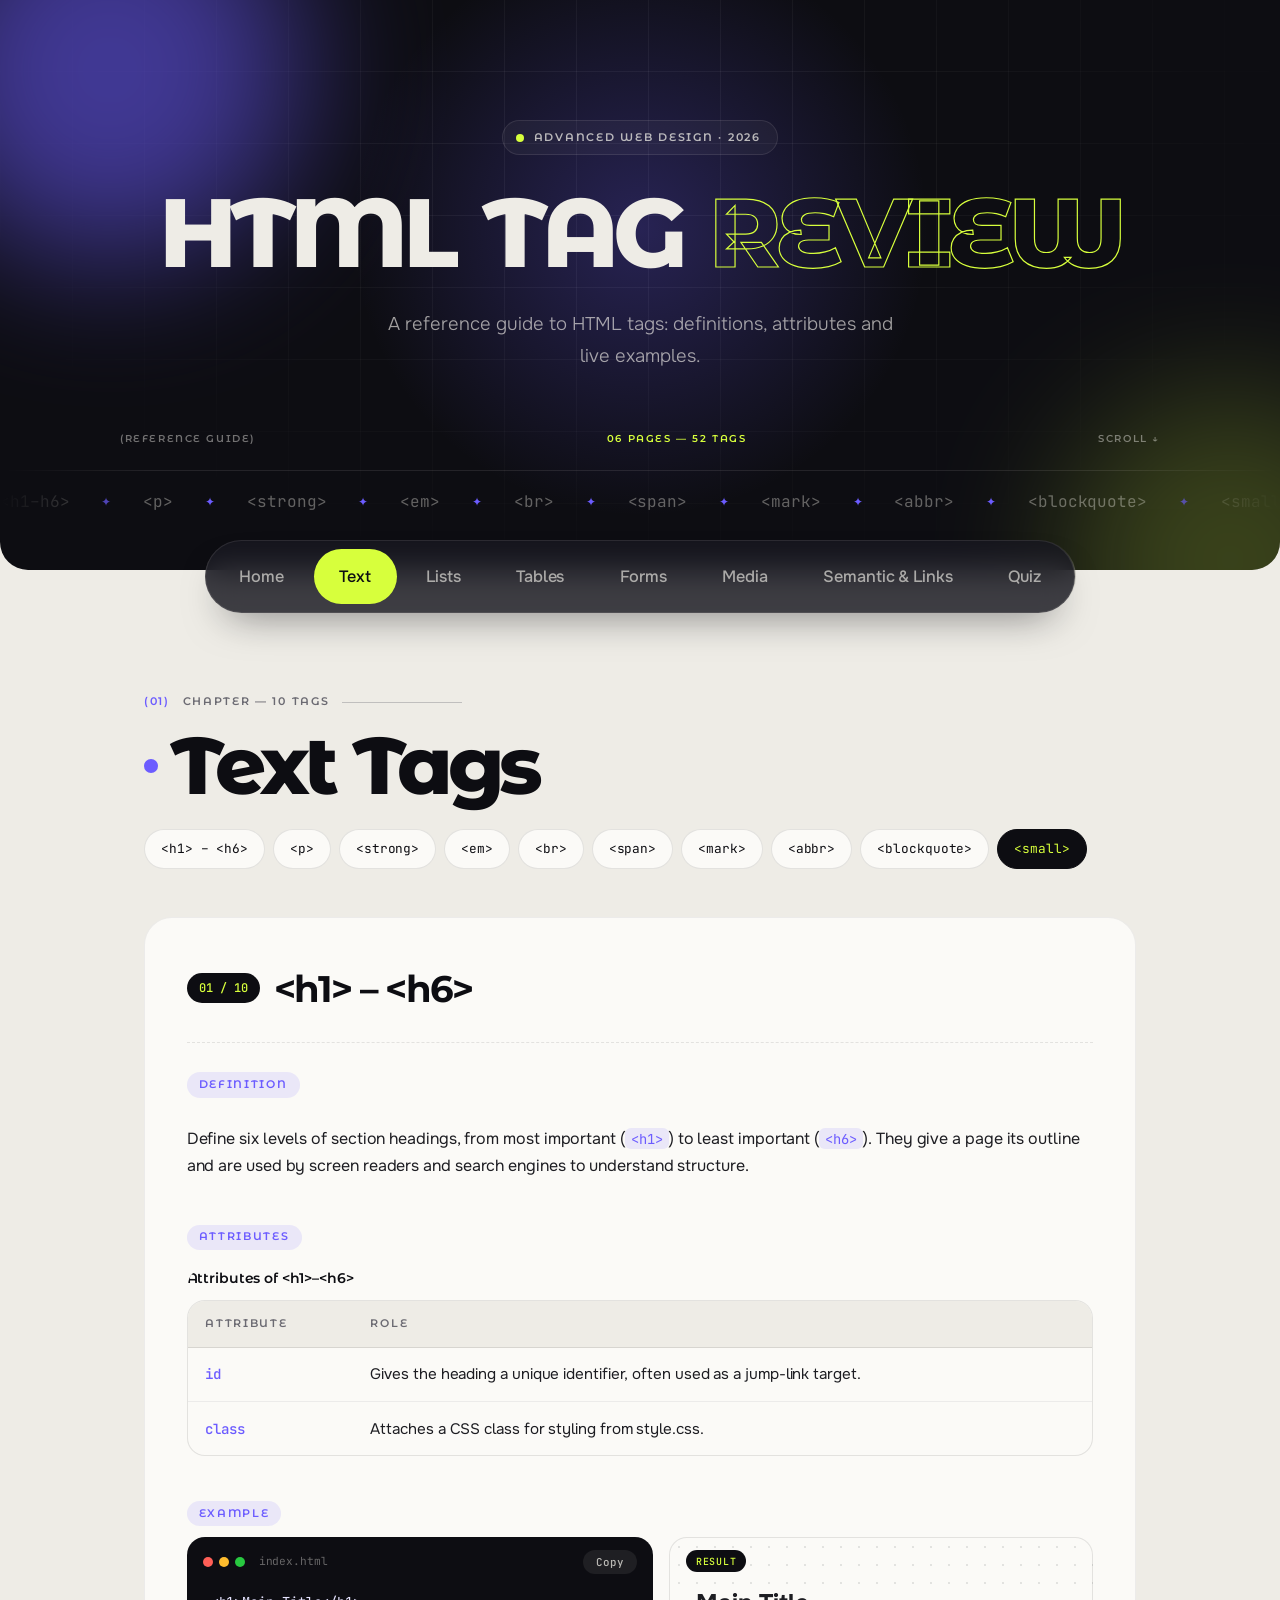
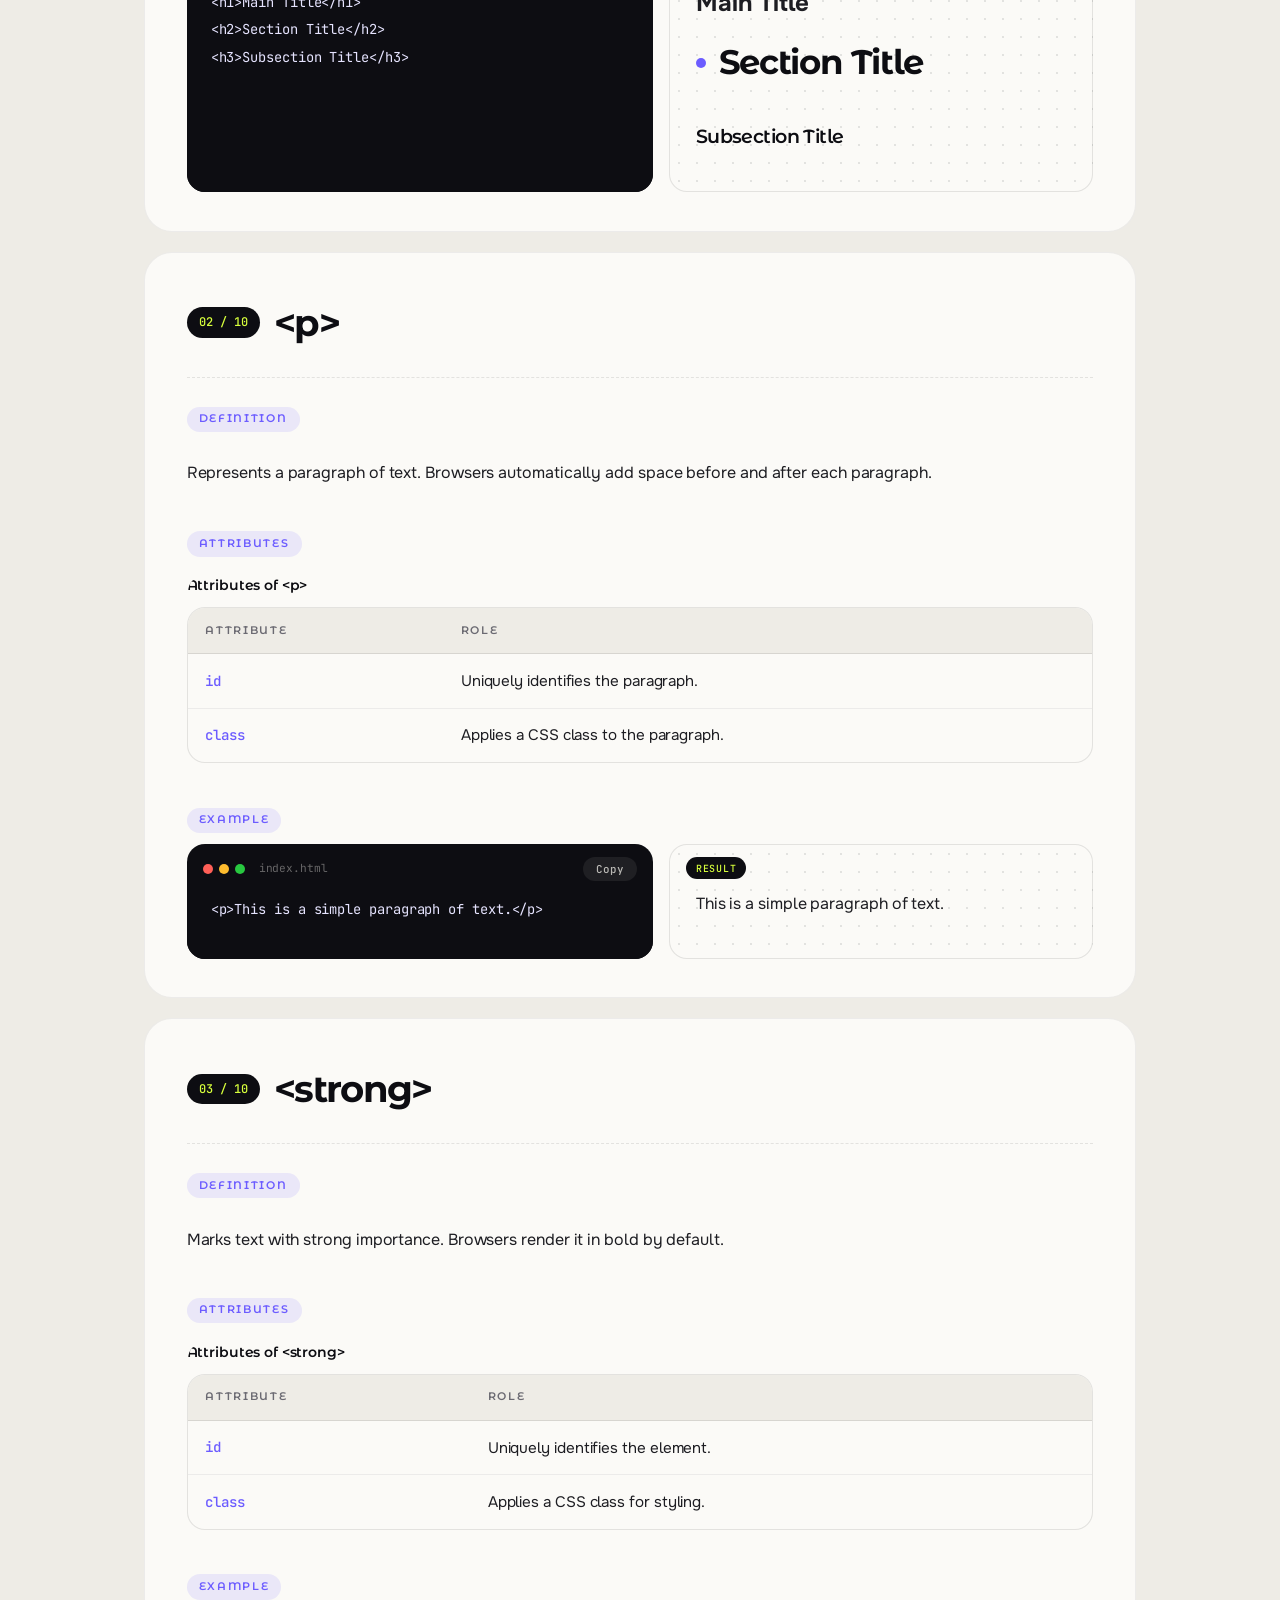
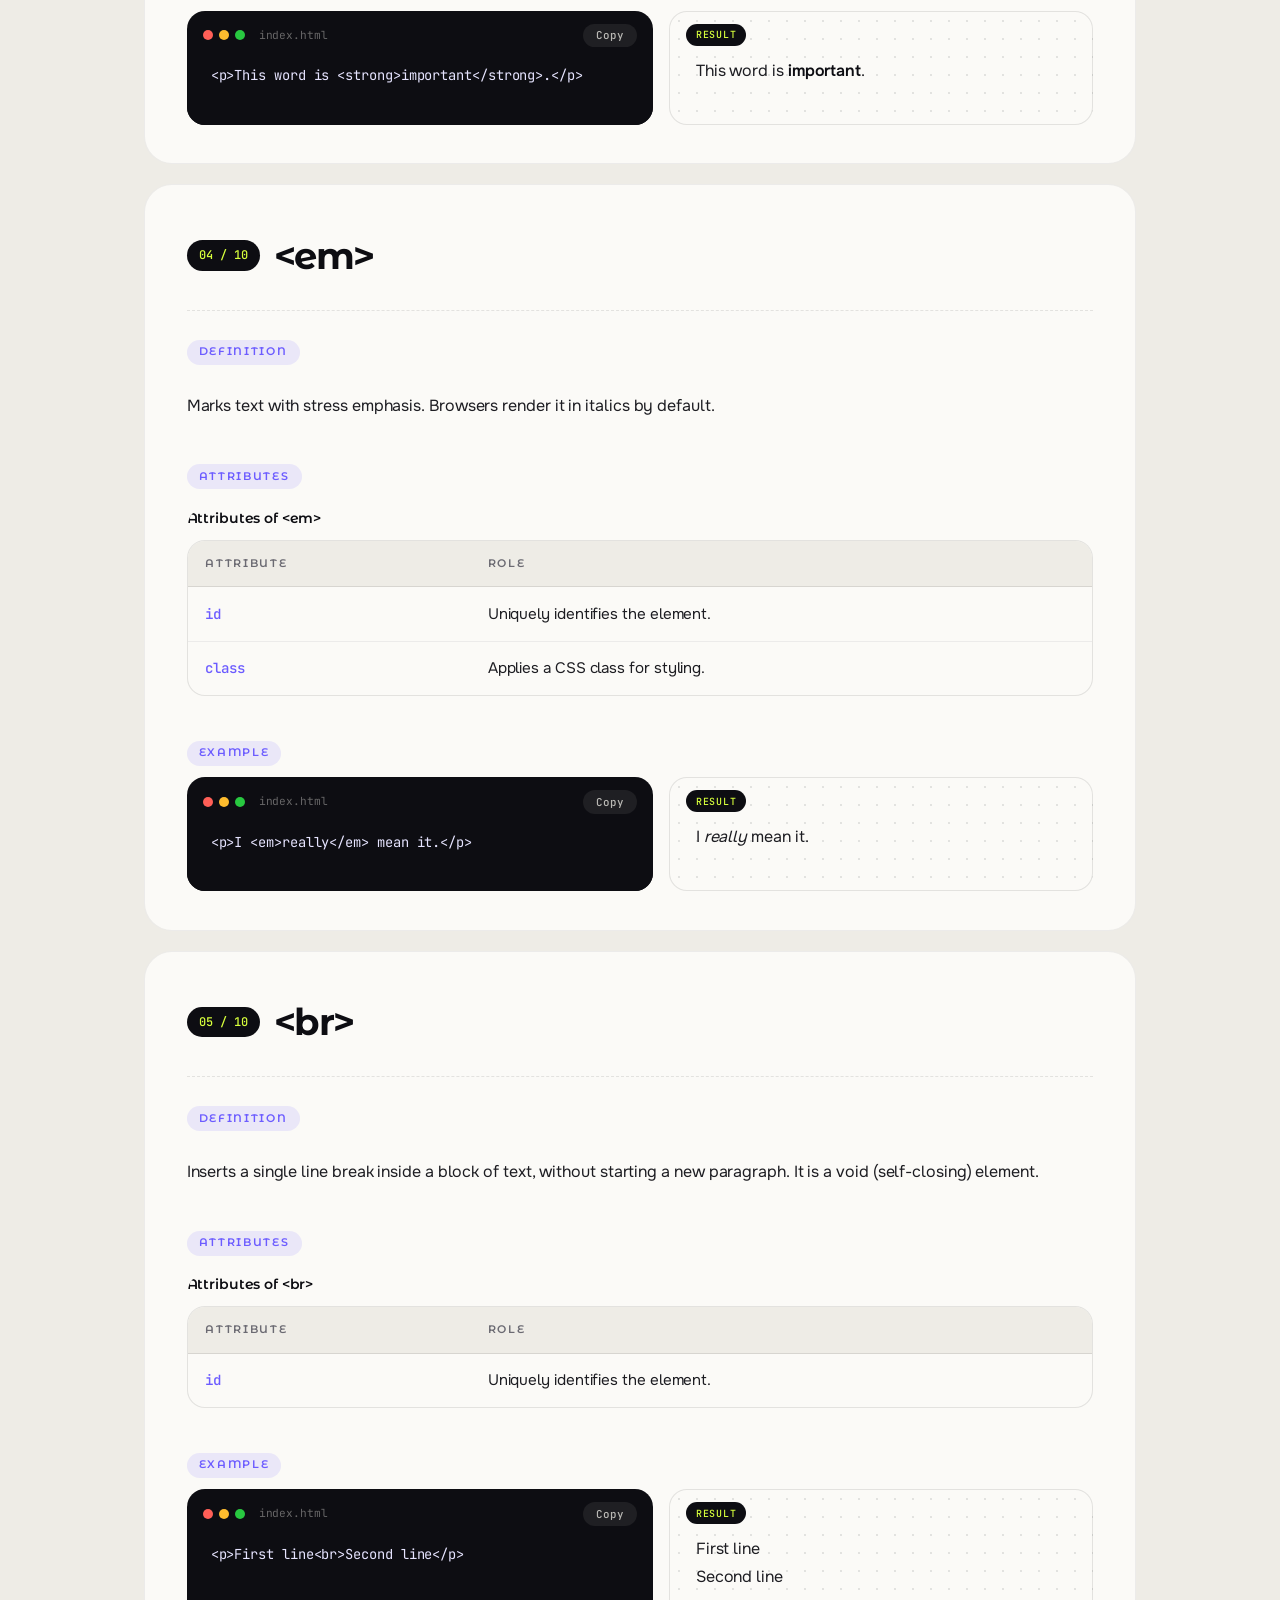
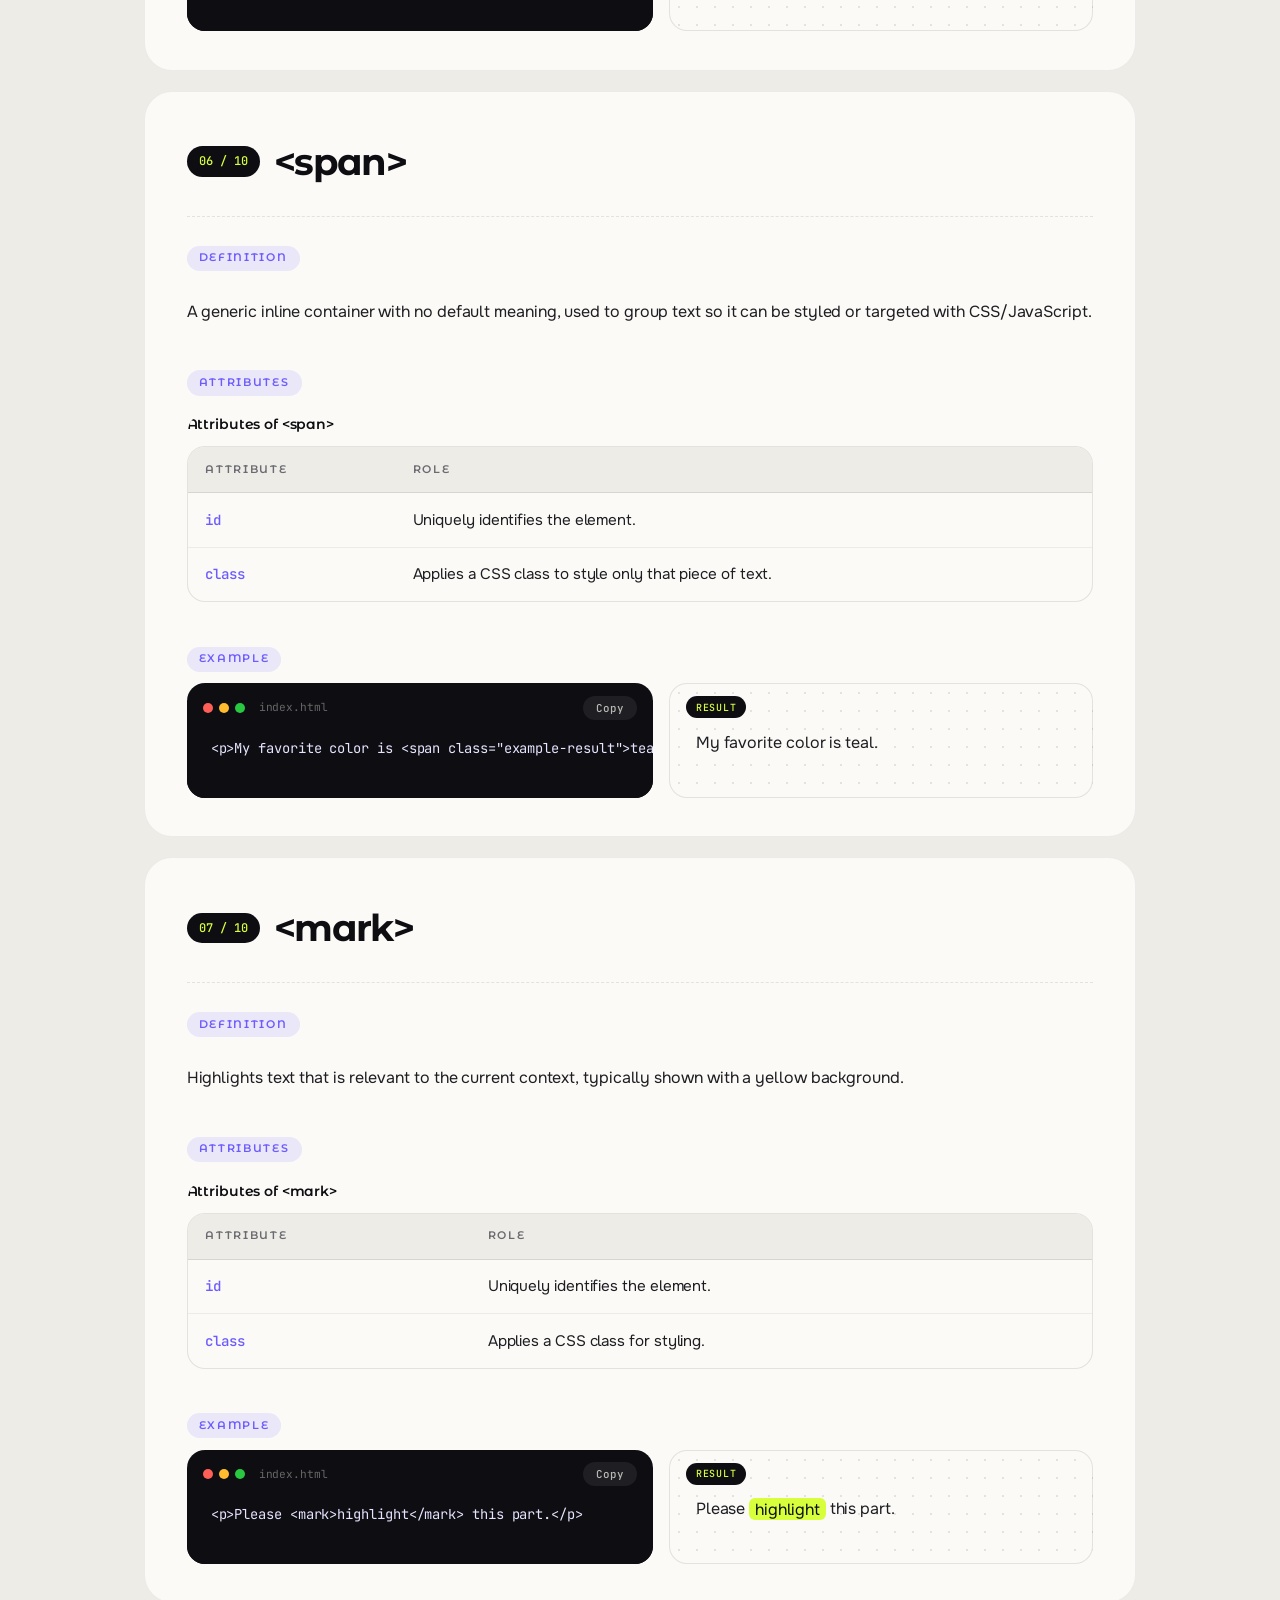
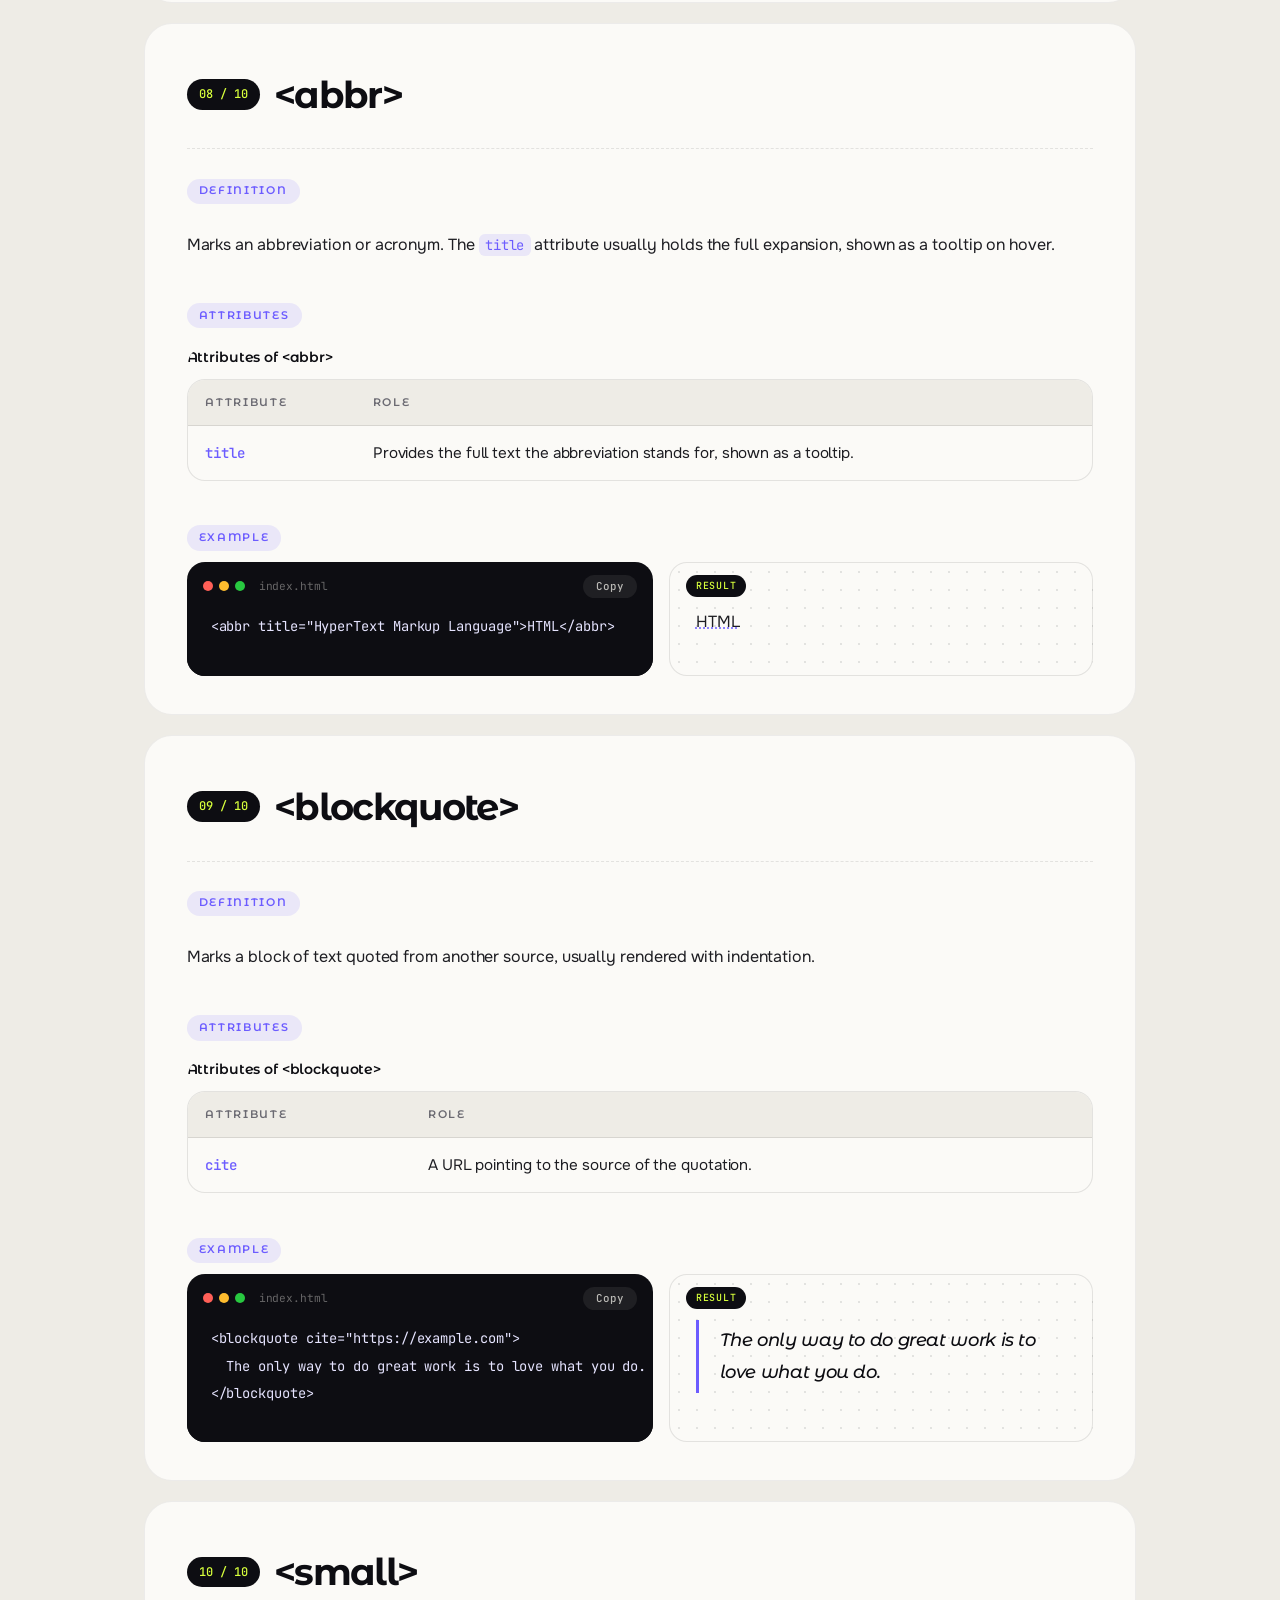
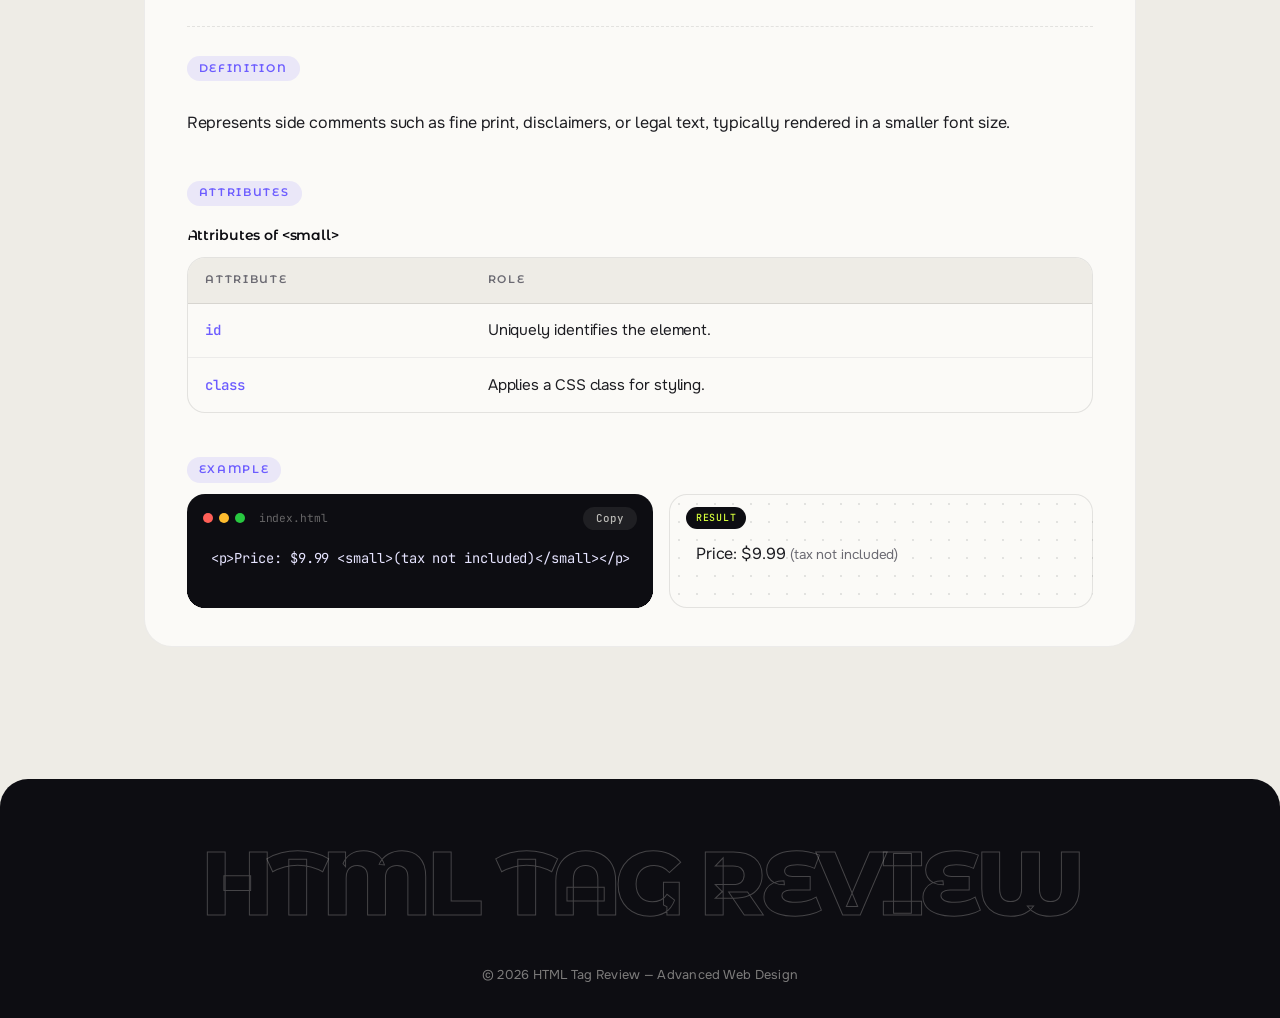
<file: text.html>
<!DOCTYPE html>
<html lang="en">
<head>
  <meta charset="UTF-8">
  <meta name="viewport" content="width=device-width, initial-scale=1.0">
  <title>Text Tags | HTML Tag Review</title>
    <link rel="preconnect" href="https://fonts.googleapis.com">
  <link rel="preconnect" href="https://fonts.gstatic.com" crossorigin>
  <link href="https://fonts.googleapis.com/css2?family=Montserrat:wght@300;400;500;600;700;800;900&family=Onest:wght@300;400;500;600;700&family=JetBrains+Mono:wght@400;500&display=swap" rel="stylesheet">
<link rel="stylesheet" href="css/style.css">
  <script>
    (function (d) {
      d.classList.add("fx-js");
      setTimeout(function () { d.classList.add("is-ready"); }, 3000);
    })(document.documentElement);
  </script>
</head>
<body>

  <header>
    <h1>HTML Tag Review</h1>
    <p>A reference guide to HTML tags: definitions, attributes and live examples.</p>
  </header>

  <nav>
    <ul>
      <li><a href="index.html">Home</a></li>
      <li><a href="text.html" aria-current="page">Text</a></li>
      <li><a href="lists.html">Lists</a></li>
      <li><a href="tables.html">Tables</a></li>
      <li><a href="forms.html">Forms</a></li>
      <li><a href="media.html">Media</a></li>
      <li><a href="semantic.html">Semantic &amp; Links</a></li>
      <li><a href="quiz.html">Quiz</a></li>
    </ul>
  </nav>

  <main>
    <h2>Text Tags</h2>

    <section>
      <h3>&lt;h1&gt; &ndash; &lt;h6&gt;</h3>

      <h4>Definition</h4>
      <p>Define six levels of section headings, from most important (<code>&lt;h1&gt;</code>) to least important (<code>&lt;h6&gt;</code>). They give a page its outline and are used by screen readers and search engines to understand structure.</p>

      <h4>Attributes</h4>
      <table>
        <caption>Attributes of &lt;h1&gt;&ndash;&lt;h6&gt;</caption>
        <thead>
          <tr><th>Attribute</th><th>Role</th></tr>
        </thead>
        <tbody>
          <tr><td>id</td><td>Gives the heading a unique identifier, often used as a jump-link target.</td></tr>
          <tr><td>class</td><td>Attaches a CSS class for styling from style.css.</td></tr>
        </tbody>
      </table>

      <h4>Example</h4>
      <pre><code>&lt;h1&gt;Main Title&lt;/h1&gt;
&lt;h2&gt;Section Title&lt;/h2&gt;
&lt;h3&gt;Subsection Title&lt;/h3&gt;</code></pre>

      <div class="example-result">
        <h1>Main Title</h1>
        <h2>Section Title</h2>
        <h3>Subsection Title</h3>
      </div>
    </section>

    <section>
      <h3>&lt;p&gt;</h3>

      <h4>Definition</h4>
      <p>Represents a paragraph of text. Browsers automatically add space before and after each paragraph.</p>

      <h4>Attributes</h4>
      <table>
        <caption>Attributes of &lt;p&gt;</caption>
        <thead>
          <tr><th>Attribute</th><th>Role</th></tr>
        </thead>
        <tbody>
          <tr><td>id</td><td>Uniquely identifies the paragraph.</td></tr>
          <tr><td>class</td><td>Applies a CSS class to the paragraph.</td></tr>
        </tbody>
      </table>

      <h4>Example</h4>
      <pre><code>&lt;p&gt;This is a simple paragraph of text.&lt;/p&gt;</code></pre>

      <div class="example-result">
        <p>This is a simple paragraph of text.</p>
      </div>
    </section>

    <section>
      <h3>&lt;strong&gt;</h3>

      <h4>Definition</h4>
      <p>Marks text with strong importance. Browsers render it in bold by default.</p>

      <h4>Attributes</h4>
      <table>
        <caption>Attributes of &lt;strong&gt;</caption>
        <thead>
          <tr><th>Attribute</th><th>Role</th></tr>
        </thead>
        <tbody>
          <tr><td>id</td><td>Uniquely identifies the element.</td></tr>
          <tr><td>class</td><td>Applies a CSS class for styling.</td></tr>
        </tbody>
      </table>

      <h4>Example</h4>
      <pre><code>&lt;p&gt;This word is &lt;strong&gt;important&lt;/strong&gt;.&lt;/p&gt;</code></pre>

      <div class="example-result">
        <p>This word is <strong>important</strong>.</p>
      </div>
    </section>

    <section>
      <h3>&lt;em&gt;</h3>

      <h4>Definition</h4>
      <p>Marks text with stress emphasis. Browsers render it in italics by default.</p>

      <h4>Attributes</h4>
      <table>
        <caption>Attributes of &lt;em&gt;</caption>
        <thead>
          <tr><th>Attribute</th><th>Role</th></tr>
        </thead>
        <tbody>
          <tr><td>id</td><td>Uniquely identifies the element.</td></tr>
          <tr><td>class</td><td>Applies a CSS class for styling.</td></tr>
        </tbody>
      </table>

      <h4>Example</h4>
      <pre><code>&lt;p&gt;I &lt;em&gt;really&lt;/em&gt; mean it.&lt;/p&gt;</code></pre>

      <div class="example-result">
        <p>I <em>really</em> mean it.</p>
      </div>
    </section>

    <section>
      <h3>&lt;br&gt;</h3>

      <h4>Definition</h4>
      <p>Inserts a single line break inside a block of text, without starting a new paragraph. It is a void (self-closing) element.</p>

      <h4>Attributes</h4>
      <table>
        <caption>Attributes of &lt;br&gt;</caption>
        <thead>
          <tr><th>Attribute</th><th>Role</th></tr>
        </thead>
        <tbody>
          <tr><td>id</td><td>Uniquely identifies the element.</td></tr>
        </tbody>
      </table>

      <h4>Example</h4>
      <pre><code>&lt;p&gt;First line&lt;br&gt;Second line&lt;/p&gt;</code></pre>

      <div class="example-result">
        <p>First line<br>Second line</p>
      </div>
    </section>

    <section>
      <h3>&lt;span&gt;</h3>

      <h4>Definition</h4>
      <p>A generic inline container with no default meaning, used to group text so it can be styled or targeted with CSS/JavaScript.</p>

      <h4>Attributes</h4>
      <table>
        <caption>Attributes of &lt;span&gt;</caption>
        <thead>
          <tr><th>Attribute</th><th>Role</th></tr>
        </thead>
        <tbody>
          <tr><td>id</td><td>Uniquely identifies the element.</td></tr>
          <tr><td>class</td><td>Applies a CSS class to style only that piece of text.</td></tr>
        </tbody>
      </table>

      <h4>Example</h4>
      <pre><code>&lt;p&gt;My favorite color is &lt;span class="example-result"&gt;teal&lt;/span&gt;.&lt;/p&gt;</code></pre>

      <div class="example-result">
        <p>My favorite color is <span>teal</span>.</p>
      </div>
    </section>

    <section>
      <h3>&lt;mark&gt;</h3>

      <h4>Definition</h4>
      <p>Highlights text that is relevant to the current context, typically shown with a yellow background.</p>

      <h4>Attributes</h4>
      <table>
        <caption>Attributes of &lt;mark&gt;</caption>
        <thead>
          <tr><th>Attribute</th><th>Role</th></tr>
        </thead>
        <tbody>
          <tr><td>id</td><td>Uniquely identifies the element.</td></tr>
          <tr><td>class</td><td>Applies a CSS class for styling.</td></tr>
        </tbody>
      </table>

      <h4>Example</h4>
      <pre><code>&lt;p&gt;Please &lt;mark&gt;highlight&lt;/mark&gt; this part.&lt;/p&gt;</code></pre>

      <div class="example-result">
        <p>Please <mark>highlight</mark> this part.</p>
      </div>
    </section>

    <section>
      <h3>&lt;abbr&gt;</h3>

      <h4>Definition</h4>
      <p>Marks an abbreviation or acronym. The <code>title</code> attribute usually holds the full expansion, shown as a tooltip on hover.</p>

      <h4>Attributes</h4>
      <table>
        <caption>Attributes of &lt;abbr&gt;</caption>
        <thead>
          <tr><th>Attribute</th><th>Role</th></tr>
        </thead>
        <tbody>
          <tr><td>title</td><td>Provides the full text the abbreviation stands for, shown as a tooltip.</td></tr>
        </tbody>
      </table>

      <h4>Example</h4>
      <pre><code>&lt;abbr title="HyperText Markup Language"&gt;HTML&lt;/abbr&gt;</code></pre>

      <div class="example-result">
        <p><abbr title="HyperText Markup Language">HTML</abbr></p>
      </div>
    </section>

    <section>
      <h3>&lt;blockquote&gt;</h3>

      <h4>Definition</h4>
      <p>Marks a block of text quoted from another source, usually rendered with indentation.</p>

      <h4>Attributes</h4>
      <table>
        <caption>Attributes of &lt;blockquote&gt;</caption>
        <thead>
          <tr><th>Attribute</th><th>Role</th></tr>
        </thead>
        <tbody>
          <tr><td>cite</td><td>A URL pointing to the source of the quotation.</td></tr>
        </tbody>
      </table>

      <h4>Example</h4>
      <pre><code>&lt;blockquote cite="https://example.com"&gt;
  The only way to do great work is to love what you do.
&lt;/blockquote&gt;</code></pre>

      <div class="example-result">
        <blockquote cite="https://example.com">The only way to do great work is to love what you do.</blockquote>
      </div>
    </section>

    <section>
      <h3>&lt;small&gt;</h3>

      <h4>Definition</h4>
      <p>Represents side comments such as fine print, disclaimers, or legal text, typically rendered in a smaller font size.</p>

      <h4>Attributes</h4>
      <table>
        <caption>Attributes of &lt;small&gt;</caption>
        <thead>
          <tr><th>Attribute</th><th>Role</th></tr>
        </thead>
        <tbody>
          <tr><td>id</td><td>Uniquely identifies the element.</td></tr>
          <tr><td>class</td><td>Applies a CSS class for styling.</td></tr>
        </tbody>
      </table>

      <h4>Example</h4>
      <pre><code>&lt;p&gt;Price: $9.99 &lt;small&gt;(tax not included)&lt;/small&gt;&lt;/p&gt;</code></pre>

      <div class="example-result">
        <p>Price: $9.99 <small>(tax not included)</small></p>
      </div>
    </section>
  </main>

  <footer>
    <p>&copy; 2026 HTML Tag Review &mdash; Advanced Web Design</p>
  </footer>


  <script>
    /* Interactive layer: intro + page fade, hero, pill nav, TOC,
       code windows, home bento, scroll reveal, magnetic buttons, back-to-top. */
    (function () {
      var doc = document.documentElement;
      var reduce = window.matchMedia("(prefers-reduced-motion: reduce)").matches;
      var finePointer = window.matchMedia("(pointer: fine)").matches;
      var header = document.querySelector("body > header");
      var nav = document.querySelector("body > nav");
      var main = document.querySelector("main");
      var footer = document.querySelector("body > footer");
      var pages = [
        { href: "text.html", tags: ["h1–h6", "p", "strong", "em", "br", "span", "mark", "abbr", "blockquote", "small"] },
        { href: "lists.html", tags: ["ul", "ol", "li", "dl", "dt", "dd"] },
        { href: "tables.html", tags: ["table", "caption", "thead", "tbody", "tfoot", "tr", "th", "td"] },
        { href: "forms.html", tags: ["form", "input", "label", "textarea", "select", "option", "button", "fieldset", "legend", "datalist"] },
        { href: "media.html", tags: ["img", "audio", "video", "source", "figure", "figcaption", "picture", "track"] },
        { href: "semantic.html", tags: ["a", "header", "nav", "main", "section", "article", "aside", "footer", "div", "address"] }
      ];

      function el(tag, cls, html) {
        var node = document.createElement(tag);
        if (cls) node.className = cls;
        if (html != null) node.innerHTML = html;
        return node;
      }

      function pad(n) {
        return (n < 10 ? "0" : "") + n;
      }

      /* ---------- hero ---------- */
      var h1 = header.querySelector("h1");
      var title = h1.textContent.trim();
      var words = title.split(/\s+/);
      h1.setAttribute("aria-label", title);
      h1.innerHTML = "";
      var charIndex = 0;
      words.forEach(function (word, w) {
        var wrap = el("span", "fx-word" + (w === words.length - 1 ? " fx-word--outline" : ""));
        wrap.setAttribute("aria-hidden", "true");
        word.split("").forEach(function (ch) {
          var c = el("span", "fx-char");
          c.textContent = ch;
          c.style.transitionDelay = (0.1 + charIndex++ * 0.04) + "s";
          wrap.appendChild(c);
        });
        h1.appendChild(wrap);
        if (w < words.length - 1) h1.appendChild(document.createTextNode(" "));
      });

      header.insertBefore(el("div", "fx-eyebrow", "Advanced Web Design &middot; 2026"), h1);
      header.insertBefore(el("span", "fx-blob fx-blob--a"), header.firstChild);
      header.insertBefore(el("span", "fx-blob fx-blob--b"), header.firstChild);

      var allTags = [];
      pages.forEach(function (p) { allTags = allTags.concat(p.tags); });
      var items = allTags.map(function (t) {
        return '<span class="fx-marquee__item">&lt;' + t + "&gt;</span>";
      }).join("");
      var marquee = el("div", "fx-marquee", '<div class="fx-marquee__track">' + items + items + "</div>");
      marquee.setAttribute("aria-hidden", "true");
      var tagTotal = allTags.length;
      header.insertBefore(el("div", "fx-meta",
        "<span>(Reference guide)</span><span>" + pad(pages.length) + " pages &mdash; " + tagTotal +
        " tags</span><span>Scroll &darr;</span>"), null);
      header.appendChild(marquee);

      header.addEventListener("pointermove", function (e) {
        var r = header.getBoundingClientRect();
        header.style.setProperty("--mx", (e.clientX - r.left) + "px");
        header.style.setProperty("--my", (e.clientY - r.top) + "px");
      });

      /* ---------- pill navigation ---------- */
      var navList = nav.querySelector("ul");
      var navLinks = Array.prototype.slice.call(navList.querySelectorAll("a"));
      var current = nav.querySelector("a[aria-current='page']") || navLinks[0];
      var pill = el("span", "fx-pill");
      navList.insertBefore(pill, navList.firstChild);
      nav.classList.add("fx-nav-js");

      function movePill(link, instant) {
        var li = link.parentNode;
        if (instant) pill.style.transition = "none";
        pill.style.width = li.offsetWidth + "px";
        pill.style.transform = "translateX(" + li.offsetLeft + "px)";
        navLinks.forEach(function (a) { a.classList.toggle("is-on", a === link); });
        if (instant) { pill.offsetWidth; pill.style.transition = ""; }
      }

      movePill(current, true);
      if (current.parentNode.offsetLeft > navList.clientWidth / 2) {
        navList.scrollLeft = current.parentNode.offsetLeft - 20;
      }
      navLinks.forEach(function (a) {
        a.addEventListener("pointerenter", function () { movePill(a); });
        a.addEventListener("focus", function () { movePill(a); });
      });
      navList.addEventListener("pointerleave", function () { movePill(current); });
      window.addEventListener("resize", function () { movePill(current, true); });
      if (document.fonts) document.fonts.ready.then(function () { movePill(current, true); });

      /* ---------- page intro + simple fade between pages ---------- */
      requestAnimationFrame(function () { doc.classList.add("is-ready"); });

      document.addEventListener("click", function (e) {
        var a = e.target.closest("a[href$='.html']");
        if (!a || reduce || e.defaultPrevented || e.metaKey || e.ctrlKey || e.shiftKey || a.target) return;
        e.preventDefault();
        doc.classList.add("is-leaving");
        setTimeout(function () { window.location.href = a.href; }, 250);
      });

      window.addEventListener("pageshow", function (e) {
        if (e.persisted) doc.classList.remove("is-leaving");
      });

      /* ---------- tag pages: TOC + numbered sections ---------- */
      var sections = Array.prototype.slice.call(main.querySelectorAll(":scope > section"));
      var tagHeads = main.querySelectorAll(":scope > section > h3:first-child");
      var tocLinks = [];
      if (tagHeads.length) {
        var toc = el("ul", "fx-toc");
        toc.setAttribute("aria-label", "Tags on this page");
        tagHeads.forEach(function (h3, i) {
          var id = "tag-" + h3.textContent.replace(/[^a-z0-9]+/gi, "-").replace(/^-|-$/g, "").toLowerCase();
          h3.id = id;
          var li = el("li");
          li.style.transitionDelay = (0.75 + i * 0.04) + "s";
          var link = el("a");
          link.href = "#" + id;
          link.textContent = h3.textContent;
          li.appendChild(link);
          toc.appendChild(li);
          tocLinks.push(link);
          h3.insertBefore(el("span", "fx-num", pad(i + 1) + " / " + pad(tagHeads.length)), h3.firstChild);
        });
        var pageTitle = main.querySelector(":scope > h2");
        pageTitle.insertAdjacentElement("afterend", toc);
        var here = location.pathname.split("/").pop();
        var chapter = pages.map(function (p) { return p.href; }).indexOf(here);
        var label = el("div", "fx-label",
          (chapter > -1 ? "<b>(" + pad(chapter + 1) + ")</b> Chapter &mdash; " : "") + tagHeads.length + " tags");
        pageTitle.parentNode.insertBefore(label, pageTitle);

        toc.addEventListener("click", function (e) {
          var link = e.target.closest("a");
          if (!link) return;
          e.preventDefault();
          document.querySelector(link.hash).scrollIntoView({ behavior: reduce ? "auto" : "smooth" });
          history.replaceState(null, "", link.hash);
        });
      }

      /* ---------- code window + side-by-side result ---------- */
      main.querySelectorAll("pre").forEach(function (pre) {
        var win = el("div", "fx-code");
        var bar = el("div", "fx-code__bar", '<i></i><i></i><i></i><span class="fx-code__lang">index.html</span>');
        var btn = el("button", "fx-copy", "Copy");
        btn.type = "button";
        bar.appendChild(btn);
        pre.parentNode.insertBefore(win, pre);
        win.appendChild(bar);
        win.appendChild(pre);

        var result = win.nextElementSibling;
        if (result && result.classList.contains("example-result")) {
          var pair = el("div", "fx-example");
          win.parentNode.insertBefore(pair, win);
          pair.appendChild(win);
          pair.appendChild(result);
        }

        btn.addEventListener("click", function () {
          var done = function () {
            btn.textContent = "Copied";
            btn.classList.add("is-copied");
            setTimeout(function () { btn.textContent = "Copy"; btn.classList.remove("is-copied"); }, 1400);
          };
          if (navigator.clipboard) navigator.clipboard.writeText(pre.innerText).then(done, done);
          else done();
        });
      });

      /* ---------- home: stats + bento built from the pages table ---------- */
      var homeTable = main.querySelector("section table");
      if (!tagHeads.length && homeTable) {
        document.body.classList.add("fx-home");
        main.querySelectorAll(":scope > section > h2").forEach(function (h2, i) {
          h2.parentNode.insertBefore(el("div", "fx-label", "<b>(" + pad(i + 1) + ")</b> " +
            (i ? "Index" : "Manifesto")), h2);
        });
        var total = pages.reduce(function (s, p) { return s + p.tags.length; }, 0);
        var stats = el("div", "fx-stats");
        [[pages.length, "pages"], [total, "tags covered"], [3, "parts per tag"]].forEach(function (s) {
          stats.appendChild(el("div", "fx-stat", '<b data-count="' + s[0] + '">0</b><span>' + s[1] + "</span>"));
        });
        main.querySelector("section").appendChild(stats);

        var cards = el("div", "fx-cards");
        homeTable.querySelectorAll("tbody tr").forEach(function (row, i) {
          var link = row.querySelector("a");
          var info = pages.filter(function (p) { return p.href === link.getAttribute("href"); })[0];
          var tagList = info ? info.tags : [];
          var card = el("a", "fx-card");
          card.href = link.getAttribute("href");
          card.innerHTML =
            '<span class="fx-card__top">' + pad(i + 1) + " &middot; " + (tagList.length ? tagList.length + " tags" : "25 questions") + "</span>" +
            '<span class="fx-card__arrow">&rarr;</span>' +
            '<span class="fx-card__num" aria-hidden="true">' + pad(i + 1) + "</span>" +
            '<span class="fx-card__title">' + link.innerHTML + "</span>" +
            '<span class="fx-card__desc">' + row.cells[1].innerHTML + "</span>" +
            '<span class="fx-card__tags" aria-hidden="true">' +
            tagList.map(function (t) { return "<span>&lt;" + t + "&gt;</span>"; }).join("") + "</span>";
          cards.appendChild(card);
        });
        homeTable.classList.add("fx-sr");
        homeTable.insertAdjacentElement("afterend", cards);
      }

      /* ---------- footer title ---------- */
      var big = el("span", "fx-footer-title", title);
      big.setAttribute("aria-hidden", "true");
      footer.insertBefore(big, footer.firstChild);

      /* ---------- pointer-follow fill on cards ---------- */
      main.addEventListener("pointermove", function (e) {
        var card = e.target.closest(".fx-card");
        if (!card) return;
        var r = card.getBoundingClientRect();
        card.style.setProperty("--mx", (e.clientX - r.left) + "px");
        card.style.setProperty("--my", (e.clientY - r.top) + "px");
      });

      /* ---------- scroll reveal + count-up + active TOC ---------- */
      var revealTargets = main.querySelectorAll(":scope > section, .fx-card, .fx-stat");
      if (!reduce && "IntersectionObserver" in window) {
        revealTargets.forEach(function (node) {
          node.classList.add("fx-reveal");
          if (node.classList.contains("fx-card") || node.classList.contains("fx-stat")) {
            var idx = Array.prototype.indexOf.call(node.parentNode.children, node);
            node.style.transitionDelay = (idx % 3) * 0.1 + "s";
          }
        });
        var io = new IntersectionObserver(function (entries) {
          entries.forEach(function (entry) {
            if (!entry.isIntersecting) return;
            entry.target.classList.add("is-visible");
            entry.target.querySelectorAll("[data-count]").forEach(countUp);
            io.unobserve(entry.target);
          });
        }, { threshold: 0.1, rootMargin: "0px 0px -40px 0px" });
        /* wait for the intro so the first blocks animate in view */
        var observe = function () { revealTargets.forEach(function (node) { io.observe(node); }); };
        if (doc.classList.contains("is-ready")) observe();
        else new MutationObserver(function (m, obs) {
          if (doc.classList.contains("is-ready")) { obs.disconnect(); setTimeout(observe, 300); }
        }).observe(doc, { attributes: true, attributeFilter: ["class"] });
      } else {
        main.querySelectorAll("[data-count]").forEach(function (b) { b.textContent = b.dataset.count; });
      }

      function countUp(b) {
        var end = +b.dataset.count;
        var t0 = performance.now();
        (function tick(now) {
          var p = Math.min(1, (now - t0) / 1400);
          b.textContent = Math.round((1 - Math.pow(1 - p, 3)) * end);
          if (p < 1) requestAnimationFrame(tick);
        })(t0);
      }

      if (tocLinks.length && "IntersectionObserver" in window) {
        var spy = new IntersectionObserver(function (entries) {
          entries.forEach(function (entry) {
            if (!entry.isIntersecting) return;
            var idx = sections.indexOf(entry.target);
            tocLinks.forEach(function (l, i) { l.classList.toggle("is-active", i === idx); });
          });
        }, { rootMargin: "-45% 0px -50% 0px" });
        sections.forEach(function (s) { spy.observe(s); });
      }

      /* ---------- progress bar + back to top ---------- */
      var bar = el("div", "fx-progress");
      document.body.appendChild(bar);
      var top = el("button", "fx-top",
        '<svg viewBox="0 0 54 54" aria-hidden="true"><circle cx="27" cy="27" r="25"/></svg>');
      top.type = "button";
      top.setAttribute("aria-label", "Back to top");
      document.body.appendChild(top);
      var ring = top.querySelector("circle");
      var len = 2 * Math.PI * 25;
      ring.style.strokeDasharray = len;
      top.addEventListener("click", function () {
        window.scrollTo({ top: 0, behavior: reduce ? "auto" : "smooth" });
      });

      var ticking = false;
      function onScroll() {
        var max = doc.scrollHeight - window.innerHeight;
        var p = max > 0 ? window.scrollY / max : 0;
        bar.style.transform = "scaleX(" + p + ")";
        ring.style.strokeDashoffset = len * (1 - p);
        top.classList.toggle("is-shown", window.scrollY > 500);
        ticking = false;
      }
      window.addEventListener("scroll", function () {
        if (!ticking) { ticking = true; requestAnimationFrame(onScroll); }
      }, { passive: true });
      onScroll();

      /* ---------- magnetic buttons ---------- */
      if (finePointer && !reduce) {
        document.querySelectorAll("main button, .fx-top, .fx-card__arrow").forEach(function (m) {
          var host = m.closest(".fx-card") || m;
          host.addEventListener("pointermove", function (e) {
            var r = m.getBoundingClientRect();
            var x = (e.clientX - r.left - r.width / 2) * 0.25;
            var y = (e.clientY - r.top - r.height / 2) * 0.3;
            if (host !== m) { x = Math.max(-14, Math.min(14, x)); y = Math.max(-14, Math.min(14, y)); }
            m.style.translate = x + "px " + y + "px";
          });
          host.addEventListener("pointerleave", function () { m.style.translate = ""; });
        });
      }
    })();
  </script>

</body>
</html>
</file>
<file: css/style.css>
/* ==========================================================================
   HTML Tag Review — digital-agency theme
   Reference: pulsedigital.uz (dark hero, oversized display type, pill UI,
   bento cards). Palette: graphite + warm paper, violet + lime accents.
   Type: Montserrat (display + labels), Onest (text), JetBrains Mono (code).
   Classes prefixed "fx-" are added by the inline script on every page.
   ========================================================================== */

:root {
  --ink: #0d0d12;
  --ink-2: #17171f;
  --ink-3: #23232d;
  --paper: #eeece6;
  --paper-raised: #fbfaf7;
  --accent: #6c5cff;
  --accent-hover: #5646f0;
  --accent-soft: rgba(108, 92, 255, 0.12);
  --lime: #d7ff3c;
  --line: rgba(13, 13, 18, 0.1);
  --line-soft: rgba(13, 13, 18, 0.06);
  --line-dark: rgba(238, 236, 230, 0.1);
  --text-main: #1d1d22;
  --text-muted: #6b6a72;
  --radius-lg: 28px;
  --radius: 18px;
  --radius-sm: 12px;
  --ease: cubic-bezier(0.16, 1, 0.3, 1);
  --font-display: "Montserrat", "Helvetica Neue", Arial, sans-serif;
  --font-body: "Onest", -apple-system, BlinkMacSystemFont, "Segoe UI", sans-serif;
  --font-mono: "JetBrains Mono", "SF Mono", Menlo, monospace;
}

* {
  box-sizing: border-box;
}

html {
  scroll-padding-top: 6rem;
}

::selection {
  background-color: var(--lime);
  color: var(--ink);
}

body {
  margin: 0;
  font-family: var(--font-body);
  font-size: 16.5px;
  line-height: 1.7;
  color: var(--text-main);
  background-color: var(--paper);
  -webkit-font-smoothing: antialiased;
}

/* ---------------------------------- header ------------------------------- */

body > header {
  position: relative;
  padding: 7.5rem 1.5rem 0;
  background: var(--ink);
  color: var(--paper);
  text-align: center;
  overflow: hidden;
  border-radius: 0 0 var(--radius-lg) var(--radius-lg);
  --mx: 50%;
  --my: 40%;
}

/* grid lines */
body > header::before {
  content: "";
  position: absolute;
  inset: 0;
  background-image:
    linear-gradient(90deg, var(--line-dark) 1px, transparent 1px),
    linear-gradient(0deg, var(--line-dark) 1px, transparent 1px);
  background-size: 72px 72px;
  -webkit-mask-image: radial-gradient(ellipse at 50% 30%, #000 20%, transparent 75%);
  mask-image: radial-gradient(ellipse at 50% 30%, #000 20%, transparent 75%);
  opacity: 0.6;
}

/* cursor glow */
body > header::after {
  content: "";
  position: absolute;
  inset: 0;
  background: radial-gradient(480px circle at var(--mx) var(--my), rgba(108, 92, 255, 0.28), transparent 60%);
  pointer-events: none;
}

body > header > * {
  position: relative;
  z-index: 1;
}

body > header h1 {
  margin: 0 0 1.4rem;
  font-family: var(--font-display);
  font-weight: 800;
  font-size: clamp(2.8rem, 8.4vw, 6.8rem);
  letter-spacing: -0.045em;
  line-height: 0.95;
  text-transform: uppercase;
  color: var(--paper);
}

body > header p {
  margin: 0 auto;
  max-width: 46ch;
  color: rgba(238, 236, 230, 0.6);
  font-size: 1.08rem;
}

/* ----------------------------------- nav ---------------------------------- */

body > nav {
  position: sticky;
  top: 14px;
  z-index: 40;
  width: max-content;
  max-width: calc(100% - 32px);
  margin: -30px auto 0;
  padding: 8px;
  background: rgba(23, 23, 31, 0.82);
  -webkit-backdrop-filter: blur(16px) saturate(1.4);
  backdrop-filter: blur(16px) saturate(1.4);
  border: 1px solid var(--line-dark);
  border-radius: 999px;
  box-shadow: 0 20px 40px -20px rgba(13, 13, 18, 0.55);
}

body > nav ul {
  position: relative;
  display: flex;
  gap: 4px;
  margin: 0;
  padding: 0;
  list-style: none;
  overflow-x: auto;
  scrollbar-width: none;
}

body > nav ul::-webkit-scrollbar {
  display: none;
}

body > nav li {
  position: relative;
  z-index: 1;
  flex-shrink: 0;
}

body > nav a {
  display: block;
  padding: 0.85rem 1.6rem;
  border-radius: 999px;
  color: rgba(238, 236, 230, 0.65);
  font-size: 0.92rem;
  font-weight: 600;
  letter-spacing: -0.01em;
  text-decoration: none;
  white-space: nowrap;
  transition: color 0.35s var(--ease), background-color 0.35s var(--ease);
}

body > nav a:hover,
body > nav a:focus-visible {
  color: var(--paper);
  background: rgba(238, 236, 230, 0.08);
}

body > nav a[aria-current="page"] {
  background: var(--lime);
  color: var(--ink);
}

/* sliding pill (JS) */
.fx-pill {
  position: absolute;
  top: 0;
  left: 0;
  height: 100%;
  border-radius: 999px;
  background: var(--lime);
  transition: transform 0.5s var(--ease), width 0.5s var(--ease);
  pointer-events: none;
}

.fx-nav-js a,
.fx-nav-js a[aria-current="page"],
.fx-nav-js a:hover {
  background: transparent;
}

.fx-nav-js a.is-on {
  color: var(--ink);
}

/* ---------------------------------- main ---------------------------------- */

main {
  max-width: 1040px;
  margin: 0 auto;
  padding: 5rem 1.5rem 5rem;
}

main > h2 {
  margin-bottom: 1.6rem;
  font-size: clamp(2.4rem, 6.4vw, 4.4rem);
  font-weight: 800;
  letter-spacing: -0.045em;
  line-height: 1;
}

main > h2::before {
  width: 14px;
  height: 14px;
}

main > section {
  margin-bottom: 1.25rem;
  padding: 2.4rem 2.6rem;
  background: var(--paper-raised);
  border: 1px solid var(--line-soft);
  border-radius: var(--radius-lg);
}

h2 {
  position: relative;
  display: flex;
  align-items: center;
  gap: 0.8rem;
  margin: 0 0 1.4rem;
  font-family: var(--font-display);
  font-weight: 700;
  font-size: 1.9rem;
  letter-spacing: -0.03em;
  line-height: 1.1;
  color: var(--ink);
}

h2::before {
  content: "";
  width: 10px;
  height: 10px;
  border-radius: 50%;
  background: var(--accent);
  flex-shrink: 0;
}

h3 {
  margin: 2.4rem 0 0.9rem;
  font-family: var(--font-display);
  font-weight: 700;
  font-size: 1.2rem;
  letter-spacing: -0.02em;
  color: var(--ink);
}

main > section > h3:first-child {
  display: flex;
  align-items: center;
  flex-wrap: wrap;
  gap: 0.9rem;
  margin: 0 0 1.6rem;
  padding-bottom: 1.4rem;
  border-bottom: 1px dashed var(--line);
  font-size: clamp(1.7rem, 3.6vw, 2.4rem);
  font-weight: 800;
  letter-spacing: -0.035em;
}

h4 {
  display: inline-block;
  margin: 1.8rem 0 0.7rem;
  padding: 0.22rem 0.75rem;
  border-radius: 999px;
  background: var(--accent-soft);
  color: var(--accent);
  font-family: var(--font-mono);
  font-weight: 500;
  font-size: 0.72rem;
  letter-spacing: 0.06em;
  text-transform: uppercase;
}

main > section > h3:first-child + h4 {
  margin-top: 0;
}

p {
  color: var(--text-main);
}

a {
  color: var(--accent);
  text-decoration-color: rgba(108, 92, 255, 0.35);
  text-decoration-thickness: 1px;
  text-underline-offset: 3px;
  transition: color 0.2s var(--ease), text-decoration-color 0.2s var(--ease);
}

a:hover,
a:focus {
  color: var(--ink);
  text-decoration-color: var(--ink);
}

strong {
  color: var(--ink);
  font-weight: 800;
}

blockquote {
  margin: 1.5rem 0;
  padding: 0.3rem 0 0.3rem 1.3rem;
  border-left: 3px solid var(--accent);
  font-family: var(--font-display);
  font-size: 1.15rem;
  color: var(--ink);
}

mark {
  background: var(--lime);
  color: var(--ink);
  padding: 0.05em 0.35em;
  border-radius: 6px;
}

abbr {
  text-decoration-style: dotted;
  text-decoration-color: var(--accent);
  cursor: help;
}

small {
  color: var(--text-muted);
}

hr {
  border: none;
  border-top: 1px solid var(--line);
  margin: 2.5rem 0;
}

/* --------------------------------- lists ---------------------------------- */

ul, ol {
  padding-left: 1.4rem;
}

main li {
  margin-bottom: 0.4rem;
}

main ul {
  list-style: none;
  padding-left: 0.2rem;
}

main ul > li {
  position: relative;
  padding-left: 1.4rem;
}

main ul > li::before {
  content: "";
  position: absolute;
  left: 0;
  top: 0.6em;
  width: 8px;
  height: 8px;
  border-radius: 2px;
  background: var(--accent);
}

dl {
  border: 1px solid var(--line);
  border-radius: var(--radius);
  padding: 1.2rem 1.5rem;
  background: var(--paper-raised);
}

dt {
  font-weight: 700;
  color: var(--ink);
  margin-top: 0.8rem;
}

dt:first-child {
  margin-top: 0;
}

dd {
  margin: 0.2rem 0 0 1rem;
  color: var(--text-muted);
}

/* --------------------------------- tables ---------------------------------- */

table {
  width: 100%;
  border-collapse: separate;
  border-spacing: 0;
  margin: 0.4rem 0 1rem;
  background: var(--paper-raised);
  border: 1px solid var(--line);
  border-radius: var(--radius);
  overflow: hidden;
}

caption {
  caption-side: top;
  font-family: var(--font-body);
  font-weight: 700;
  font-size: 0.92rem;
  text-align: left;
  margin-bottom: 0.6rem;
  color: var(--text-muted);
}

th, td {
  border-bottom: 1px solid var(--line-soft);
  padding: 0.85rem 1.1rem;
  text-align: left;
}

tr:last-child td {
  border-bottom: none;
}

/* tables don't clip their cells with overflow, so round the corner cells */
table > thead > tr:first-child > :first-child,
table:not(:has(> thead)) > tbody:first-of-type > tr:first-child > :first-child {
  border-top-left-radius: calc(var(--radius) - 1px);
}

table > thead > tr:first-child > :last-child,
table:not(:has(> thead)) > tbody:first-of-type > tr:first-child > :last-child {
  border-top-right-radius: calc(var(--radius) - 1px);
}

table > :is(tbody, tfoot):last-child > tr:last-child > :first-child {
  border-bottom-left-radius: calc(var(--radius) - 1px);
}

table > :is(tbody, tfoot):last-child > tr:last-child > :last-child {
  border-bottom-right-radius: calc(var(--radius) - 1px);
}

th {
  background: var(--paper);
  color: var(--text-muted);
  font-family: var(--font-mono);
  font-weight: 500;
  font-size: 0.72rem;
  letter-spacing: 0.06em;
  text-transform: uppercase;
  border-bottom: 1px solid var(--line);
}

tbody td:first-child {
  font-family: var(--font-mono);
  font-size: 0.88rem;
  font-weight: 500;
  color: var(--accent);
  white-space: nowrap;
}

tfoot td {
  font-weight: 700;
  color: var(--accent);
  border-top: 1px solid var(--line);
}

tbody tr {
  transition: background-color 0.25s var(--ease);
}

tbody tr:hover {
  background-color: var(--accent-soft);
}

/* the example tables inside results keep a neutral look */
.example-result tbody td:first-child {
  font-family: var(--font-body);
  color: var(--text-main);
}

/* ----------------------------- code & examples ------------------------------ */

pre {
  margin: 0;
  background: var(--ink);
  color: #e6e4ff;
  padding: 1.3rem 1.5rem;
  border-radius: var(--radius);
  overflow-x: auto;
}

code {
  font-family: var(--font-mono);
  font-size: 0.86rem;
  line-height: 1.75;
}

p code,
li code,
dd code,
td code {
  background: var(--accent-soft);
  color: var(--accent);
  padding: 0.12em 0.45em;
  border-radius: 6px;
}

.example-result {
  position: relative;
  border: 1px solid var(--line);
  border-radius: var(--radius);
  padding: 2rem 1.6rem 1.5rem;
  margin-top: 0.8rem;
  background-color: var(--paper-raised);
  background-image: radial-gradient(var(--line) 1px, transparent 1px);
  background-size: 18px 18px;
  transition: border-color 0.3s var(--ease), box-shadow 0.3s var(--ease);
}

.example-result::before {
  content: "Result";
  position: absolute;
  top: 0.75rem;
  left: 1rem;
  background: var(--ink);
  color: var(--lime);
  font-family: var(--font-mono);
  font-size: 0.62rem;
  font-weight: 500;
  letter-spacing: 0.08em;
  text-transform: uppercase;
  padding: 0.15rem 0.6rem;
  border-radius: 999px;
}

.example-result > :first-child {
  margin-top: 0.8rem;
}

.example-result:hover {
  border-color: rgba(108, 92, 255, 0.4);
  box-shadow: 0 22px 44px -28px rgba(108, 92, 255, 0.55);
}

/* ---------------------------------- forms ---------------------------------- */

fieldset {
  border: 1px solid var(--line);
  border-radius: var(--radius);
  padding: 1.4rem 1.6rem 1.6rem;
  margin: 1rem 0;
  background: var(--paper-raised);
}

legend {
  font-family: var(--font-display);
  font-weight: 700;
  font-size: 1rem;
  color: var(--ink);
  padding: 0 0.5rem;
}

label {
  display: block;
  margin: 0.9rem 0 0.35rem;
  font-weight: 600;
  font-size: 0.92rem;
  color: var(--text-main);
}

input,
textarea,
select {
  width: 100%;
  max-width: 420px;
  padding: 0.7rem 1rem;
  font-family: var(--font-body);
  font-size: 0.95rem;
  color: var(--ink);
  background-color: var(--paper-raised);
  border: 1px solid var(--line);
  border-radius: var(--radius-sm);
  transition: border-color 0.2s var(--ease), box-shadow 0.2s var(--ease);
}

textarea {
  max-width: 100%;
  min-height: 6rem;
  resize: vertical;
}

input:focus,
textarea:focus,
select:focus {
  outline: none;
  border-color: var(--accent);
  box-shadow: 0 0 0 4px var(--accent-soft);
}

input[type="checkbox"],
input[type="radio"] {
  width: auto;
  max-width: none;
  margin-right: 0.5rem;
  accent-color: var(--accent);
}

button,
input[type="submit"],
input[type="button"],
input[type="reset"] {
  position: relative;
  width: auto;
  margin-top: 1.1rem;
  padding: 0.8rem 1.6rem;
  background: var(--ink);
  color: var(--paper);
  font-family: var(--font-body);
  font-weight: 700;
  font-size: 0.92rem;
  border: none;
  border-radius: 999px;
  cursor: pointer;
  transition: background-color 0.25s var(--ease), color 0.25s var(--ease);
}

button::after,
input[type="submit"]::after {
  content: "\2192";
  display: inline-block;
  margin-left: 0.5rem;
  transition: transform 0.3s var(--ease);
}

button:hover,
input[type="submit"]:hover,
input[type="button"]:hover,
input[type="reset"]:hover {
  background: var(--lime);
  color: var(--ink);
}

button:hover::after,
input[type="submit"]:hover::after {
  transform: translateX(4px);
}

/* ----------------------------------- quiz ----------------------------------- */

.quiz-intro {
  max-width: 620px;
  margin: 0 0 2rem;
  color: var(--text-muted);
}

/* sticky score bar */
.quiz-score {
  position: sticky;
  top: calc(env(safe-area-inset-top, 0px) + 6.5rem);
  z-index: 5;
  display: flex;
  align-items: center;
  gap: 1.2rem;
  margin: 0 0 1.5rem;
  padding: 0.9rem 1.4rem;
  background: rgba(13, 13, 18, 0.92);
  color: var(--paper);
  border-radius: 999px;
  backdrop-filter: blur(10px);
  box-shadow: 0 18px 40px -24px rgba(13, 13, 18, 0.6);
  font-family: var(--font-display);
  font-size: 0.85rem;
  font-weight: 600;
}

.quiz-score__num {
  display: inline-block;
  min-width: 1.4em;
  color: var(--lime);
  font-size: 1.15rem;
  font-weight: 800;
  text-align: right;
}

.quiz-score__num.is-bump {
  animation: quiz-bump 0.5s var(--ease);
}

.quiz-score__track {
  flex: 1;
  height: 6px;
  overflow: hidden;
  background: var(--line-dark);
  border-radius: 999px;
}

.quiz-score__fill {
  display: block;
  height: 100%;
  width: 100%;
  background: linear-gradient(90deg, var(--accent), var(--lime));
  border-radius: inherit;
  transform: scaleX(0);
  transform-origin: left;
  transition: transform 0.7s var(--ease);
}

.quiz-score__answered {
  color: rgba(238, 236, 230, 0.6);
  white-space: nowrap;
}

/* question card */
.quiz-question {
  position: relative;
  margin: 0 0 1.25rem;
  padding: 2rem 2.2rem 1.8rem;
  background: var(--paper-raised);
  border: 1px solid var(--line-soft);
  border-radius: var(--radius-lg);
  transition: border-color 0.4s var(--ease), box-shadow 0.4s var(--ease), background-color 0.4s var(--ease);
}

.quiz-question legend {
  float: left;
  width: 100%;
  margin: 0 0 1.2rem;
  padding: 0;
  font-size: 1.15rem;
  letter-spacing: -0.02em;
}

.quiz-question legend + * {
  clear: both;
}

.quiz-question__options {
  display: grid;
  grid-template-columns: repeat(2, minmax(0, 1fr));
  gap: 0.7rem;
}

.quiz-question label {
  position: relative;
  display: flex;
  align-items: center;
  margin: 0;
  padding: 0.85rem 1.1rem;
  font-family: var(--font-mono);
  font-weight: 500;
  font-size: 0.9rem;
  background: var(--paper);
  border: 1px solid var(--line);
  border-radius: var(--radius-sm);
  cursor: pointer;
  transition:
    transform 0.35s var(--ease),
    border-color 0.25s var(--ease),
    background-color 0.25s var(--ease),
    color 0.25s var(--ease),
    opacity 0.4s var(--ease);
}

.quiz-question label:hover {
  border-color: var(--accent);
  background: var(--accent-soft);
  transform: translateY(-2px);
}

.quiz-question label::after {
  content: "";
  margin-left: auto;
  font-family: var(--font-display);
  font-weight: 800;
  opacity: 0;
  transform: scale(0.3) rotate(-25deg);
  transition: opacity 0.3s var(--ease), transform 0.5s var(--ease);
}

/* answered state */
.quiz-question.is-answered label {
  cursor: default;
}

.quiz-question.is-answered label:hover {
  transform: none;
  border-color: var(--line);
  background: var(--paper);
}

.quiz-question.is-answered label:not(.is-chosen):not(.is-answer) {
  opacity: 0.45;
}

.quiz-question label.is-answer,
.quiz-question label.is-answer:hover {
  color: #1f5c33;
  background: #e3f3e7;
  border-color: #3f8f58;
}

.quiz-question label.is-answer::after {
  content: "\2713";
  color: #3f8f58;
  opacity: 1;
  transform: none;
}

.quiz-question label.is-wrong,
.quiz-question label.is-wrong:hover {
  color: #8a2a2a;
  background: #fbe7e7;
  border-color: #bd4b4b;
  animation: quiz-shake 0.5s ease;
}

.quiz-question label.is-wrong::after {
  content: "\2715";
  color: #bd4b4b;
  opacity: 1;
  transform: none;
}

.quiz-question.is-correct label.is-answer {
  animation: quiz-pop 0.55s var(--ease);
}

/* the right option lights up a moment after a wrong pick */
.quiz-question.is-incorrect label.is-answer {
  animation: quiz-glow 1.2s ease 0.35s both;
}

.quiz-question.is-correct {
  border-color: rgba(63, 143, 88, 0.45);
  box-shadow: 0 22px 44px -30px rgba(63, 143, 88, 0.7);
}

.quiz-question.is-incorrect {
  border-color: rgba(189, 75, 75, 0.45);
  box-shadow: 0 22px 44px -30px rgba(189, 75, 75, 0.7);
}

.quiz-question.is-correct::before {
  content: "";
  position: absolute;
  inset: -1px;
  border: 2px solid #3f8f58;
  border-radius: inherit;
  pointer-events: none;
  animation: quiz-ring 0.8s var(--ease) forwards;
}

.quiz-question__result {
  max-height: 0;
  margin: 0;
  overflow: hidden;
  font-family: var(--font-display);
  font-size: 0.9rem;
  font-weight: 700;
  opacity: 0;
  transform: translateY(-8px);
  transition: max-height 0.5s var(--ease), margin 0.5s var(--ease), opacity 0.4s var(--ease) 0.1s, transform 0.5s var(--ease) 0.1s;
}

.quiz-question__result.is-visible {
  max-height: 4rem;
  margin-top: 1.1rem;
  opacity: 1;
  transform: none;
}

.quiz-question.is-correct .quiz-question__result { color: #286b3d; }
.quiz-question.is-incorrect .quiz-question__result { color: #9c3030; }

/* final result */
.quiz-final {
  margin-top: 2rem;
  padding: 2.4rem 2.6rem;
  background: var(--ink);
  color: var(--paper);
  border-radius: var(--radius-lg);
  animation: quiz-rise 0.9s var(--ease);
}

.quiz-final h3 {
  margin: 0 0 0.6rem;
  color: var(--paper);
  font-size: clamp(1.6rem, 4vw, 2.4rem);
  letter-spacing: -0.04em;
}

.quiz-final h3 b {
  color: var(--lime);
}

.quiz-final p {
  margin: 0;
  color: rgba(238, 236, 230, 0.7);
}

.quiz-final button {
  margin-top: 1.4rem;
  background: var(--lime);
  color: var(--ink);
}

.quiz-final button:hover {
  background: var(--paper);
}

@keyframes quiz-pop {
  0% { transform: scale(1); }
  40% { transform: scale(1.05); }
  70% { transform: scale(0.98); }
  100% { transform: scale(1); }
}

@keyframes quiz-shake {
  0%, 100% { transform: translateX(0); }
  20% { transform: translateX(-8px); }
  40% { transform: translateX(7px); }
  60% { transform: translateX(-5px); }
  80% { transform: translateX(3px); }
}

@keyframes quiz-glow {
  0% { box-shadow: 0 0 0 0 rgba(63, 143, 88, 0.55); }
  100% { box-shadow: 0 0 0 14px rgba(63, 143, 88, 0); }
}

@keyframes quiz-ring {
  from { opacity: 1; transform: scale(1); }
  to { opacity: 0; transform: scale(1.04); }
}

@keyframes quiz-bump {
  0% { transform: scale(1); }
  40% { transform: scale(1.45); }
  100% { transform: scale(1); }
}

@keyframes quiz-rise {
  from { opacity: 0; transform: translateY(40px) scale(0.97); }
  to { opacity: 1; transform: none; }
}

@media (max-width: 640px) {
  .quiz-question {
    padding: 1.5rem 1.25rem;
    border-radius: var(--radius);
  }

  .quiz-question__options {
    grid-template-columns: 1fr;
  }

  .quiz-score {
    top: calc(env(safe-area-inset-top, 0px) + 5.5rem);
    gap: 0.8rem;
    padding: 0.75rem 1.1rem;
  }

  .quiz-final {
    padding: 1.8rem 1.4rem;
  }
}

/* ---------------------------------- media ---------------------------------- */

img, video {
  max-width: 100%;
  border-radius: var(--radius-sm);
}

figure {
  margin: 1.4rem 0;
  padding: 1.1rem;
  background: var(--paper-raised);
  border: 1px solid var(--line);
  border-radius: var(--radius);
  text-align: center;
}

figcaption {
  margin-top: 0.7rem;
  font-size: 0.86rem;
  color: var(--text-muted);
}

audio {
  width: 100%;
}

/* ---------------------------------- misc ---------------------------------- */

article, aside {
  background: var(--paper-raised);
  border: 1px solid var(--line);
  border-radius: var(--radius);
  padding: 1.4rem 1.6rem;
  margin-bottom: 1.4rem;
}

address {
  color: var(--text-muted);
}

/* live examples of header / nav must not look like the site chrome */
.example-result header,
.example-result nav {
  padding: 0.9rem 1.1rem;
  border-radius: var(--radius-sm);
  background: var(--ink);
  color: var(--paper);
}

.example-result header h4 {
  margin: 0;
  background: none;
  padding: 0;
  color: var(--lime);
}

.example-result nav ul {
  margin: 0;
}

.example-result nav li {
  padding-left: 0;
  margin: 0;
}

.example-result nav li::before {
  display: none;
}

.example-result nav a {
  color: var(--paper);
}

/* --------------------------------- footer ---------------------------------- */

footer {
  position: relative;
  margin-top: 2rem;
  padding: 4rem 1.5rem 2rem;
  background: var(--ink);
  color: rgba(238, 236, 230, 0.5);
  border-radius: var(--radius-lg) var(--radius-lg) 0 0;
  text-align: center;
  font-size: 0.88rem;
  overflow: hidden;
}

footer p {
  position: relative;
  margin: 0;
  color: inherit;
}

footer a {
  color: var(--lime);
}

/* ==========================================================================
   Interactive layer
   ========================================================================== */

/* content stays hidden until the intro starts (only when JS is running) */
.fx-js body > header > *,
.fx-js body > nav,
.fx-js main > h2,
.fx-js main > .fx-label,
.fx-js .fx-toc li {
  transition: opacity 1s var(--ease), transform 1s var(--ease);
}

.fx-js:not(.is-ready) body > header > :not(h1):not(.fx-blob),
.fx-js:not(.is-ready) main > h2,
.fx-js:not(.is-ready) main > .fx-label,
.fx-js:not(.is-ready) .fx-toc li {
  opacity: 0;
  transform: translateY(24px);
}

.fx-js:not(.is-ready) body > nav {
  opacity: 0;
  transform: translateY(-24px) scale(0.92);
}

.fx-js body > header p { transition-delay: 0.45s; }
.fx-js .fx-marquee { transition-delay: 0.6s; }
.fx-js body > nav { transition-delay: 0.55s; }
.fx-js main > .fx-label { transition-delay: 0.6s; }
.fx-js main > h2 { transition-delay: 0.68s; }
.fx-js .fx-meta { transition-delay: 0.5s; }

/* simple fade when leaving the page */
.fx-js body {
  transition: opacity 0.25s ease;
}

.is-leaving body {
  opacity: 0;
}

/* ------------------------------ progress bar ------------------------------ */

.fx-progress {
  position: fixed;
  top: 0;
  left: 0;
  right: 0;
  z-index: 60;
  height: 3px;
  background: linear-gradient(90deg, var(--accent), var(--lime));
  transform: scaleX(0);
  transform-origin: left;
  pointer-events: none;
}

/* ---------------------------------- hero ---------------------------------- */

.fx-eyebrow {
  display: inline-flex;
  align-items: center;
  gap: 0.6rem;
  margin-bottom: 1.8rem;
  padding: 0.45rem 1rem 0.45rem 0.8rem;
  border: 1px solid var(--line-dark);
  border-radius: 999px;
  background: rgba(238, 236, 230, 0.04);
  font-family: var(--font-mono);
  font-size: 0.72rem;
  letter-spacing: 0.06em;
  text-transform: uppercase;
  color: rgba(238, 236, 230, 0.75);
}

.fx-eyebrow::before {
  content: "";
  width: 8px;
  height: 8px;
  border-radius: 50%;
  background: var(--lime);
  box-shadow: 0 0 0 0 rgba(215, 255, 60, 0.6);
  animation: fx-pulse 2s infinite;
}

@keyframes fx-pulse {
  70% { box-shadow: 0 0 0 10px rgba(215, 255, 60, 0); }
  100% { box-shadow: 0 0 0 0 rgba(215, 255, 60, 0); }
}

/* floating blobs */
.fx-blob {
  position: absolute;
  z-index: 0;
  border-radius: 50%;
  filter: blur(70px);
  opacity: 0.55;
  pointer-events: none;
  animation: fx-float 14s ease-in-out infinite alternate;
}

.fx-blob--a {
  top: -120px;
  left: -80px;
  width: 380px;
  height: 380px;
  background: var(--accent);
}

.fx-blob--b {
  right: -120px;
  bottom: -160px;
  width: 340px;
  height: 340px;
  background: var(--lime);
  opacity: 0.22;
  animation-duration: 18s;
}

@keyframes fx-float {
  to { transform: translate(120px, 60px) scale(1.15); }
}

/* split title */
.fx-word {
  display: inline-block;
  overflow: hidden;
  vertical-align: top;
  padding: 0.04em 0.02em 0.1em;
}

.fx-word--outline .fx-char {
  color: transparent;
  -webkit-text-stroke: 1.5px var(--lime);
}

.fx-char {
  display: inline-block;
  transform: translateY(105%) rotate(8deg);
  transform-origin: left bottom;
  transition: transform 1.1s var(--ease), color 0.3s var(--ease);
}

.is-ready .fx-char {
  transform: none;
}

.is-ready .fx-char:hover {
  color: var(--lime);
  transform: translateY(-0.08em);
  transition-delay: 0s !important;
  transition-duration: 0.3s;
}

.is-ready .fx-word--outline .fx-char:hover {
  color: var(--lime);
}

/* running line */
.fx-marquee {
  margin: 4rem -1.5rem 0;
  padding: 1.1rem 0 3.4rem;
  border-top: 1px solid var(--line-dark);
  overflow: hidden;
  white-space: nowrap;
  -webkit-mask-image: linear-gradient(90deg, transparent, #000 12%, #000 88%, transparent);
  mask-image: linear-gradient(90deg, transparent, #000 12%, #000 88%, transparent);
}

.fx-marquee__track {
  display: inline-flex;
  animation: fx-marquee 45s linear infinite;
}

.fx-marquee:hover .fx-marquee__track {
  animation-play-state: paused;
}

.fx-marquee__item {
  display: inline-flex;
  align-items: center;
  gap: 2rem;
  padding-right: 2rem;
  font-family: var(--font-mono);
  font-size: 1rem;
  color: rgba(238, 236, 230, 0.38);
  transition: color 0.3s var(--ease);
}

.fx-marquee__item:hover {
  color: var(--lime);
}

.fx-marquee__item::after {
  content: "\2726";
  color: var(--accent);
  font-size: 0.75rem;
}

@keyframes fx-marquee {
  to { transform: translateX(-50%); }
}

/* --------------------------------- reveal --------------------------------- */

.fx-reveal {
  opacity: 0;
  transform: translateY(60px) scale(0.97);
  clip-path: inset(-40px -40px 30% -40px);
  transition:
    opacity 1s var(--ease),
    transform 1.1s var(--ease),
    clip-path 1.1s var(--ease);
}

.fx-reveal.is-visible {
  opacity: 1;
  transform: none;
  clip-path: inset(-40px -40px -40px -40px);
}

/* quiz cards keep their state transitions while revealing */
.quiz-question.fx-reveal {
  transition:
    opacity 1s var(--ease),
    transform 1.1s var(--ease),
    clip-path 1.1s var(--ease),
    border-color 0.4s var(--ease),
    box-shadow 0.4s var(--ease);
}

/* quiz intro text + score bar join the page intro */
.fx-js .quiz-intro,
.fx-js .quiz-score {
  transition: opacity 1s var(--ease), transform 1s var(--ease);
}

.fx-js:not(.is-ready) .quiz-intro,
.fx-js:not(.is-ready) .quiz-score {
  opacity: 0;
  transform: translateY(24px);
}

.fx-js .quiz-intro { transition-delay: 0.76s; }
.fx-js .quiz-score { transition-delay: 0.84s; }

/* ----------------------------------- toc ----------------------------------- */

.fx-toc {
  display: flex;
  flex-wrap: wrap;
  gap: 0.5rem;
  margin: 0 0 3rem;
  padding: 0;
}

main ul.fx-toc > li {
  margin: 0;
  padding: 0;
}

main ul.fx-toc > li::before {
  display: none;
}

.fx-toc a {
  display: inline-block;
  padding: 0.5rem 1rem;
  border: 1px solid var(--line);
  border-radius: 999px;
  background: var(--paper-raised);
  font-family: var(--font-mono);
  font-size: 0.8rem;
  color: var(--ink);
  text-decoration: none;
  transition: background-color 0.3s var(--ease), color 0.3s var(--ease), border-color 0.3s var(--ease), transform 0.3s var(--ease);
}

.fx-toc a:hover,
.fx-toc a:focus {
  border-color: var(--ink);
  transform: translateY(-3px);
}

.fx-toc a.is-active {
  background: var(--ink);
  border-color: var(--ink);
  color: var(--lime);
}

.fx-num {
  padding: 0.3rem 0.75rem;
  border-radius: 999px;
  background: var(--ink);
  color: var(--lime);
  font-family: var(--font-mono);
  font-size: 0.75rem;
  font-weight: 500;
  letter-spacing: 0;
}

/* --------------------------- example: code + result -------------------------- */

.fx-example {
  display: grid;
  grid-template-columns: minmax(0, 1.1fr) minmax(0, 1fr);
  gap: 1rem;
  align-items: stretch;
}

.fx-example .example-result {
  margin-top: 0;
}

.fx-code {
  position: relative;
  display: flex;
  flex-direction: column;
  background: var(--ink);
  border-radius: var(--radius);
  overflow: hidden;
}

.fx-code pre {
  flex: 1;
  border-radius: 0;
  padding-top: 0.6rem;
}

.fx-code__bar {
  display: flex;
  align-items: center;
  gap: 6px;
  padding: 0.8rem 1rem 0.4rem;
}

.fx-code__bar i {
  width: 10px;
  height: 10px;
  border-radius: 50%;
  background: var(--ink-3);
}

.fx-code__bar i:nth-child(1) { background: #ff5f57; }
.fx-code__bar i:nth-child(2) { background: #febc2e; }
.fx-code__bar i:nth-child(3) { background: #28c840; }

.fx-code__lang {
  margin-left: 0.5rem;
  font-family: var(--font-mono);
  font-size: 0.7rem;
  color: rgba(238, 236, 230, 0.4);
}

.fx-copy {
  margin: 0 0 0 auto;
  padding: 0.3rem 0.8rem;
  background: rgba(238, 236, 230, 0.08);
  color: rgba(238, 236, 230, 0.75);
  font-family: var(--font-mono);
  font-size: 0.68rem;
  font-weight: 500;
}

.fx-copy::after {
  display: none;
}

.fx-copy:hover,
.fx-copy.is-copied {
  background: var(--lime);
  color: var(--ink);
}

/* ----------------------------------- home ----------------------------------- */

.fx-home main > section {
  padding: 0;
  background: none;
  border: none;
  border-radius: 0;
  margin-bottom: 4.5rem;
}

.fx-home main > section > p {
  max-width: 52ch;
  font-family: var(--font-display);
  font-size: clamp(1.25rem, 2.6vw, 1.75rem);
  font-weight: 600;
  line-height: 1.35;
  letter-spacing: -0.02em;
  color: var(--text-muted);
}

.fx-home main > section > p strong {
  color: var(--ink);
  background: linear-gradient(transparent 62%, var(--lime) 62%);
}

.fx-stats {
  display: grid;
  grid-template-columns: repeat(3, 1fr);
  gap: 1rem;
  margin-top: 2.4rem;
}

.fx-stat {
  display: flex;
  flex-direction: column;
  justify-content: space-between;
  min-height: 170px;
  padding: 1.5rem 1.6rem;
  border-radius: var(--radius-lg);
  background: var(--paper-raised);
  border: 1px solid var(--line-soft);
}

.fx-stat b {
  font-family: var(--font-display);
  font-size: clamp(3rem, 7vw, 4.6rem);
  font-weight: 800;
  letter-spacing: -0.05em;
  line-height: 1;
  color: var(--ink);
}

.fx-stat span {
  font-family: var(--font-mono);
  font-size: 0.75rem;
  letter-spacing: 0.04em;
  text-transform: uppercase;
  color: var(--text-muted);
}

.fx-stat:nth-child(1) {
  background: var(--ink);
}

.fx-stat:nth-child(1) b {
  color: var(--lime);
}

.fx-stat:nth-child(1) span {
  color: rgba(238, 236, 230, 0.55);
}

.fx-stat:nth-child(2) {
  background: var(--accent);
}

.fx-stat:nth-child(2) b,
.fx-stat:nth-child(2) span {
  color: #fff;
}

/* bento of page cards */
.fx-cards {
  display: grid;
  grid-template-columns: repeat(6, 1fr);
  gap: 1rem;
}

.fx-card {
  position: relative;
  grid-column: span 2;
  display: flex;
  flex-direction: column;
  min-height: 280px;
  padding: 1.6rem;
  border: 1px solid var(--line-soft);
  border-radius: var(--radius-lg);
  background: var(--paper-raised);
  color: var(--ink);
  text-decoration: none;
  overflow: hidden;
  isolation: isolate;
  transition: color 0.5s var(--ease), border-color 0.5s var(--ease);
}

.fx-card:nth-child(1) { grid-column: span 4; }
.fx-card:nth-child(6) { grid-column: span 6; min-height: 220px; }

/* last card (Quiz) spans the full row, content centered */
.fx-card:nth-child(7) {
  grid-column: span 6;
  min-height: 220px;
  align-items: center;
  text-align: center;
}

.fx-card:nth-child(7) .fx-card__top {
  justify-content: center;
}

.fx-card:nth-child(7) .fx-card__desc {
  margin-inline: auto;
}

.fx-card:nth-child(7) .fx-card__num {
  right: 50%;
  translate: 50% 0;
}

/* fill that grows from the cursor */
.fx-card::before {
  content: "";
  position: absolute;
  inset: 0;
  z-index: -1;
  background: var(--accent);
  clip-path: circle(0 at var(--mx, 50%) var(--my, 50%));
  transition: clip-path 0.8s var(--ease);
}

.fx-card:hover,
.fx-card:focus-visible {
  color: #fff;
  text-decoration: none;
}

.fx-card:hover::before,
.fx-card:focus-visible::before {
  clip-path: circle(160% at var(--mx, 50%) var(--my, 50%));
}

.fx-card__top {
  display: flex;
  justify-content: space-between;
  align-items: center;
  font-family: var(--font-mono);
  font-size: 0.75rem;
  letter-spacing: 0.04em;
  text-transform: uppercase;
  opacity: 0.6;
}

.fx-card__arrow {
  position: absolute;
  top: 1.2rem;
  right: 1.2rem;
  display: grid;
  place-items: center;
  width: 3rem;
  height: 3rem;
  border-radius: 50%;
  background: var(--ink);
  color: var(--paper);
  font-size: 1.1rem;
  transition: transform 0.5s var(--ease), background-color 0.4s var(--ease), color 0.4s var(--ease);
}

.fx-card:hover .fx-card__arrow,
.fx-card:focus-visible .fx-card__arrow {
  transform: rotate(-45deg) scale(1.1);
  background: var(--lime);
  color: var(--ink);
}

.fx-card__num {
  position: absolute;
  right: 1.2rem;
  bottom: -0.25em;
  z-index: -1;
  font-family: var(--font-display);
  font-weight: 800;
  font-size: 9rem;
  line-height: 1;
  letter-spacing: -0.06em;
  color: transparent;
  -webkit-text-stroke: 1px var(--line);
  transition: transform 0.8s var(--ease), -webkit-text-stroke-color 0.5s var(--ease);
}

.fx-card:hover .fx-card__num {
  transform: translateY(-12px);
  -webkit-text-stroke-color: rgba(255, 255, 255, 0.3);
}

.fx-card__title {
  margin-top: auto;
  padding-top: 2.5rem;
  font-family: var(--font-display);
  font-size: clamp(1.6rem, 3.2vw, 2.3rem);
  font-weight: 800;
  line-height: 1.05;
  letter-spacing: -0.04em;
}

.fx-card__desc {
  margin-top: 0.4rem;
  max-width: 36ch;
  font-size: 0.93rem;
  opacity: 0.7;
}

.fx-card__tags {
  display: flex;
  flex-wrap: wrap;
  gap: 0.3rem;
  margin-top: 1rem;
}

.fx-card__tags span {
  padding: 0.15rem 0.55rem;
  border: 1px solid currentColor;
  border-radius: 999px;
  font-family: var(--font-mono);
  font-size: 0.68rem;
  opacity: 0.55;
}

/* dark card */
.fx-card:nth-child(1) {
  background: var(--ink);
  color: var(--paper);
}

.fx-card:nth-child(1)::before {
  background: var(--lime);
}

.fx-card:nth-child(1):hover,
.fx-card:nth-child(1):focus-visible {
  color: var(--ink);
}

.fx-card:nth-child(1) .fx-card__arrow {
  background: var(--lime);
  color: var(--ink);
}

.fx-card:nth-child(1):hover .fx-card__arrow {
  background: var(--ink);
  color: var(--lime);
}

.fx-card:nth-child(1) .fx-card__num {
  -webkit-text-stroke-color: var(--line-dark);
}

/* screen-reader-only (keeps the original table accessible) */
.fx-sr {
  position: absolute !important;
  width: 1px;
  height: 1px;
  overflow: hidden;
  clip: rect(0 0 0 0);
  white-space: nowrap;
}

/* ---------------------------------- footer --------------------------------- */

.fx-footer-title {
  display: block;
  margin-bottom: 2.5rem;
  font-family: var(--font-display);
  font-weight: 800;
  font-size: clamp(1.5rem, 7vw, 6.6rem);
  line-height: 0.9;
  white-space: nowrap;
  letter-spacing: -0.05em;
  text-transform: uppercase;
  color: transparent;
  -webkit-text-stroke: 1px rgba(238, 236, 230, 0.25);
  transition: color 0.6s var(--ease);
}

footer:hover .fx-footer-title {
  color: var(--lime);
  -webkit-text-stroke-color: var(--lime);
}

/* -------------------------------- to top ---------------------------------- */

.fx-top {
  position: fixed;
  right: 1.4rem;
  bottom: 1.4rem;
  z-index: 50;
  display: grid;
  place-items: center;
  width: 54px;
  height: 54px;
  margin: 0;
  padding: 0;
  border-radius: 50%;
  background: var(--ink);
  opacity: 0;
  transform: translateY(20px) scale(0.8);
  pointer-events: none;
  transition: opacity 0.4s var(--ease), transform 0.4s var(--ease), background-color 0.25s var(--ease);
}

.fx-top::after {
  content: "\2191";
  position: absolute;
  margin: 0;
}

.fx-top.is-shown {
  opacity: 1;
  transform: none;
  pointer-events: auto;
}

.fx-top:hover::after {
  transform: translateY(-3px);
}

.fx-top svg {
  position: absolute;
  inset: 0;
  transform: rotate(-90deg);
}

.fx-top circle {
  fill: none;
  stroke: var(--accent);
  stroke-width: 2.5;
}

/* -------------------------------- typography --------------------------------
   Premium-agency rhythm: oversized tight display lines, small wide-tracked
   uppercase labels, calm body copy. Overrides the sizes set above. */

body {
  font-size: 16px;
  font-weight: 400;
  line-height: 1.72;
  letter-spacing: -0.005em;
  font-feature-settings: "ss01", "cv11";
}

h1, h2, h3, .fx-card__title, .fx-stat b, .fx-footer-title {
  text-wrap: balance;
}

p, dd, td {
  text-wrap: pretty;
}

body > header h1 {
  font-weight: 800;
  font-size: clamp(2.5rem, 7.6vw, 6.4rem);
  letter-spacing: -0.055em;
  line-height: 0.92;
}

.fx-word--outline .fx-char {
  -webkit-text-stroke-width: 1.2px;
}

body > header p {
  font-size: clamp(1rem, 1.6vw, 1.15rem);
  font-weight: 300;
  letter-spacing: 0;
  color: rgba(238, 236, 230, 0.66);
}

/* small uppercase labels */
h4,
.fx-eyebrow,
.fx-label,
.fx-meta,
.fx-stat span,
.fx-card__top,
th {
  font-family: var(--font-display);
  font-weight: 600;
  font-size: 0.66rem;
  letter-spacing: 0.16em;
  text-transform: uppercase;
}

.fx-eyebrow {
  font-size: 0.68rem;
}

body > nav a {
  font-family: var(--font-body);
  font-weight: 500;
  font-size: 1.02rem;
  letter-spacing: -0.005em;
}

h2 {
  font-weight: 700;
  font-size: clamp(1.6rem, 3vw, 2.1rem);
  letter-spacing: -0.04em;
}

main > h2 {
  font-weight: 800;
  font-size: clamp(2.4rem, 7vw, 5rem);
  letter-spacing: -0.06em;
  line-height: 0.95;
}

main > section > h3:first-child {
  font-weight: 700;
  font-size: clamp(1.6rem, 3.4vw, 2.3rem);
  letter-spacing: -0.045em;
}

h3 {
  font-weight: 600;
  letter-spacing: -0.03em;
}

strong {
  font-weight: 600;
}

blockquote {
  font-weight: 500;
  font-style: italic;
  letter-spacing: -0.02em;
}

caption {
  font-family: var(--font-display);
  font-weight: 600;
  font-size: 0.85rem;
  letter-spacing: -0.01em;
  color: var(--ink);
}

tbody td {
  font-size: 0.95rem;
}

button,
input[type="submit"],
input[type="button"],
input[type="reset"] {
  font-family: var(--font-display);
  font-weight: 600;
  font-size: 0.82rem;
  letter-spacing: 0.02em;
}

/* label above a heading, e.g. "(01) — Chapter" */
.fx-label {
  display: flex;
  align-items: center;
  gap: 0.8rem;
  margin-bottom: 1rem;
  color: var(--text-muted);
}

.fx-label::after {
  content: "";
  flex: 1;
  max-width: 120px;
  height: 1px;
  background: currentColor;
  opacity: 0.35;
}

.fx-label b {
  color: var(--accent);
  font-weight: 600;
}

/* hero meta row */
.fx-meta {
  display: flex;
  justify-content: space-between;
  gap: 1rem;
  max-width: 1040px;
  margin: 3.6rem auto 0;
  color: rgba(238, 236, 230, 0.45);
  font-size: 0.62rem;
}

.fx-meta span:nth-child(2) {
  color: var(--lime);
}

.fx-marquee {
  margin-top: 1.4rem;
}

/* home intro reads like an agency manifesto */
.fx-home main > section > p {
  max-width: 30ch;
  font-family: var(--font-display);
  font-size: clamp(1.4rem, 3.4vw, 2.5rem);
  font-weight: 600;
  line-height: 1.2;
  letter-spacing: -0.045em;
  color: rgba(13, 13, 18, 0.42);
}

.fx-home main > section > p strong {
  font-weight: 700;
}

.fx-stat b {
  font-weight: 800;
  letter-spacing: -0.06em;
  font-variant-numeric: tabular-nums;
}

.fx-card__title {
  font-weight: 800;
  letter-spacing: -0.055em;
}

.fx-card__desc {
  font-weight: 400;
  font-size: 0.92rem;
}

.fx-card__num,
.fx-footer-title {
  font-weight: 800;
  letter-spacing: -0.06em;
}

footer p {
  font-size: 0.8rem;
  letter-spacing: 0.02em;
}

/* -------------------------------- responsive -------------------------------- */

@media (max-width: 860px) {
  .fx-example {
    grid-template-columns: 1fr;
  }

  .fx-card,
  .fx-card:nth-child(1) {
    grid-column: span 3;
  }

  .fx-card:nth-child(6),
  .fx-card:nth-child(7) {
    grid-column: span 6;
  }
}

@media (max-width: 600px) {
  .fx-meta span:nth-child(3) {
    display: none;
  }

  body > header {
    padding-top: 5rem;
  }

  body > nav a {
    padding: 0.7rem 1.1rem;
    font-size: 0.92rem;
  }

  main {
    padding: 3.5rem 1rem 3.5rem;
  }

  main > section {
    padding: 1.6rem 1.25rem;
    border-radius: var(--radius);
  }

  .fx-stats {
    grid-template-columns: 1fr;
  }

  .fx-stat {
    min-height: 120px;
  }

  .fx-cards {
    grid-template-columns: 1fr;
  }

  .fx-card,
  .fx-card:nth-child(1),
  .fx-card:nth-child(6),
  .fx-card:nth-child(7) {
    grid-column: auto;
    min-height: 240px;
  }

  table {
    display: block;
    overflow-x: auto;
  }
}

@media (prefers-reduced-motion: reduce) {
  *,
  *::before,
  *::after {
    animation: none !important;
    transition: none !important;
  }

  .fx-reveal,
  .fx-char {
    opacity: 1;
    transform: none;
    clip-path: none;
  }
}
</file>
